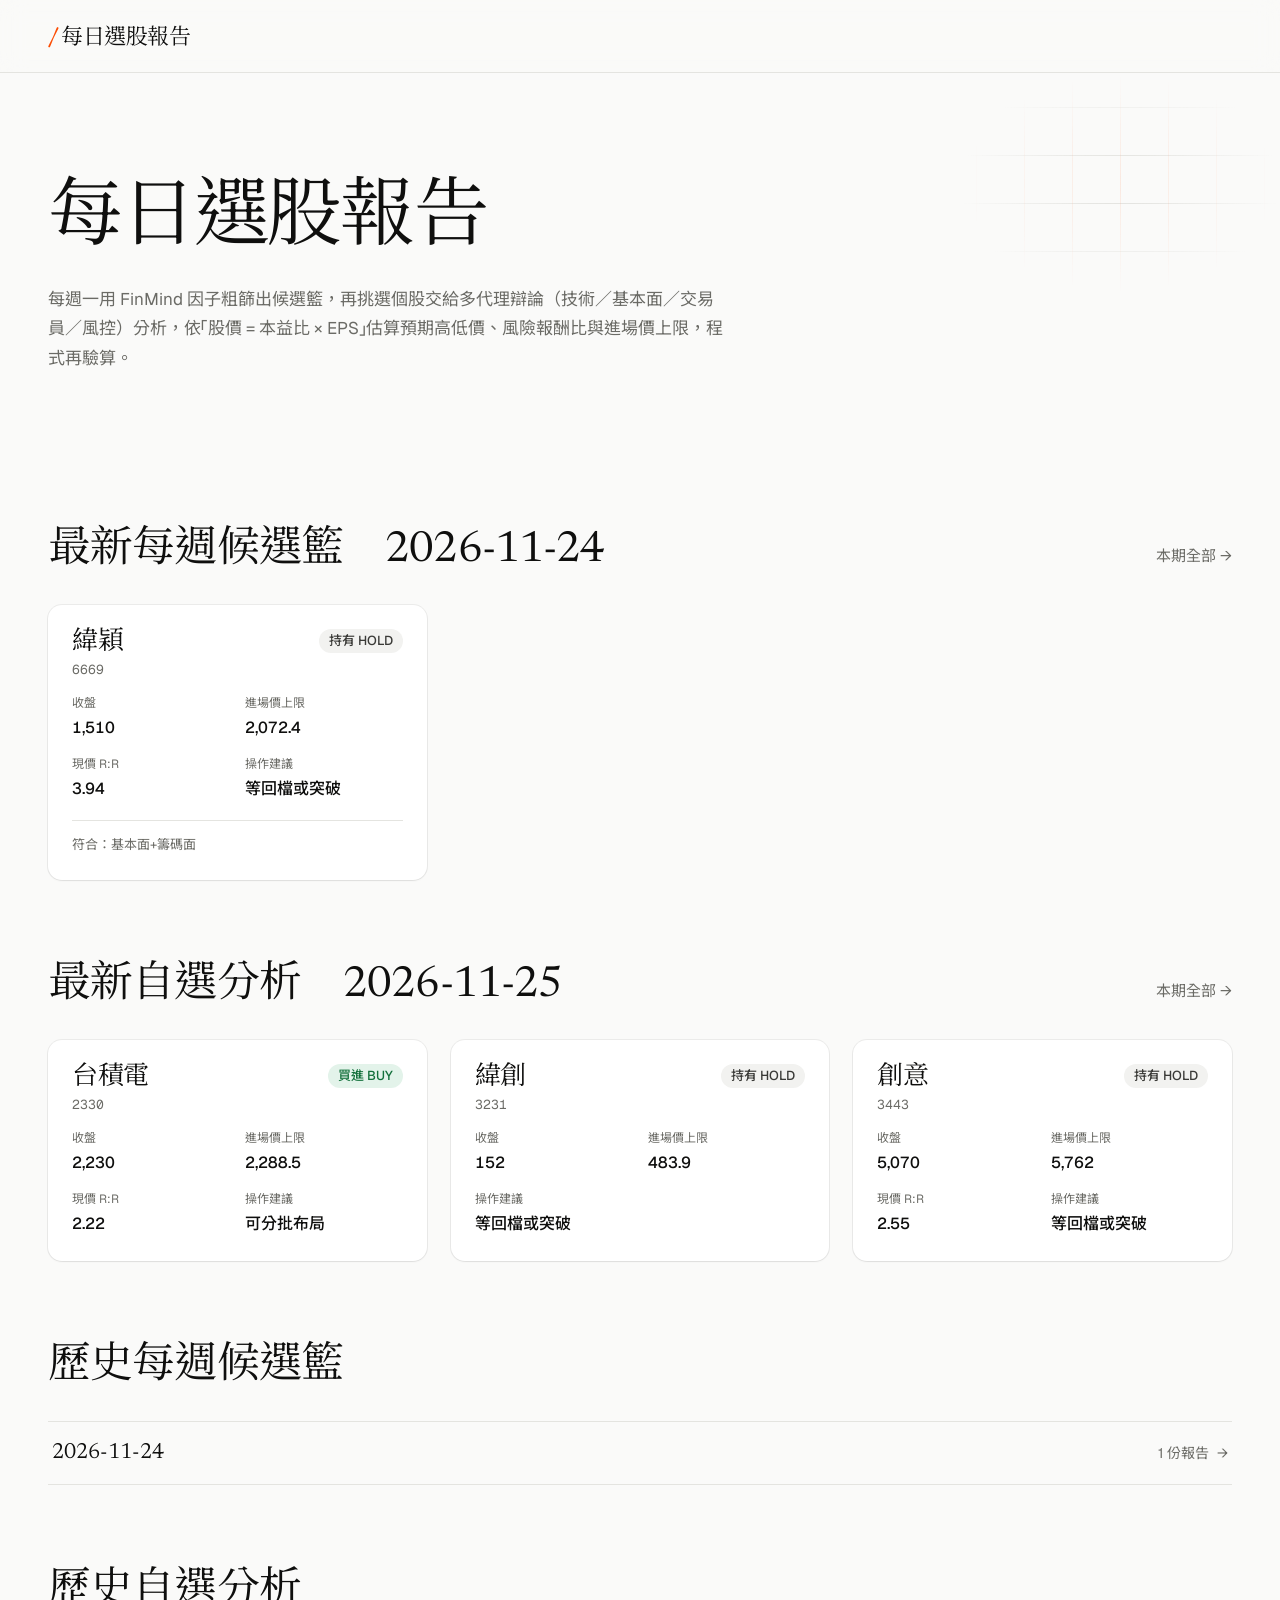
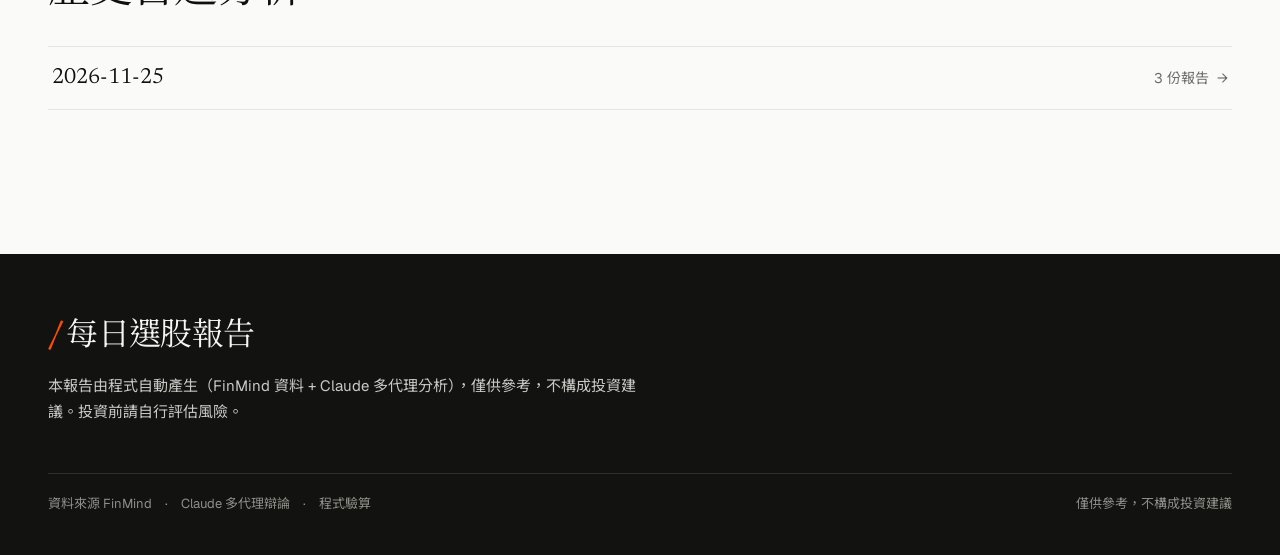
<file: index.html>
<!doctype html>
<html lang="zh-Hant">
<head>
<meta charset="utf-8">
<meta name="viewport" content="width=device-width, initial-scale=1">
<title>每日選股報告</title>
<meta name="description" content="每週一用 FinMind 因子粗篩出候選籃，再挑選個股交給多代理辯論（技術／基本面／交易員／風控）分析，依「股價 = 本益比 × EPS」估算預期高低價、風險報酬比與進場價上限，程式再驗算。">
<link rel="preconnect" href="https://fonts.googleapis.com">
<link rel="preconnect" href="https://fonts.gstatic.com" crossorigin>
<link rel="stylesheet" href="https://fonts.googleapis.com/css2?family=Fraunces:opsz,wght@9..144,400..500&family=Newsreader:opsz,wght@6..72,400;6..72,500&family=Geist:wght@400;500;600&family=Geist+Mono:wght@400;500&family=Noto+Sans+TC:wght@400;500;600&family=Noto+Serif+TC:wght@400;500&display=swap">
<link rel="stylesheet" href="assets/report.css">
</head>
<body>
<header class="nav"><div class="wrap nav__in">
<a class="brand" href="index.html"><span class="brand__slash">/</span>每日選股報告</a>

</div></header>
<main>
<section class="hero"><div class="wrap"><h1>每日選股報告</h1><p class="lead">每週一用 FinMind 因子粗篩出候選籃，再挑選個股交給多代理辯論（技術／基本面／交易員／風控）分析，依「股價 = 本益比 × EPS」估算預期高低價、風險報酬比與進場價上限，程式再驗算。</p></div></section><section class="block wrap"><div class="block__head"><h2>最新每週候選籃　2026-11-24</h2><a class="more" href="picks/2026-11-24/index.html">本期全部 →</a></div><div class="cards"><a class="card" href="picks/2026-11-24/6669.html"><div class="card__top"><div><div class="card__name">緯穎</div><span class="card__id">6669</span></div><span class="tag">持有 HOLD</span></div><dl class=""><div><dt>收盤</dt><dd>1,510</dd></div><div><dt>進場價上限</dt><dd>2,072.4</dd></div><div><dt>現價 R:R</dt><dd>3.94</dd></div><div><dt>操作建議</dt><dd class="text">等回檔或突破</dd></div></dl><div class="card__foot">符合：基本面+籌碼面</div></a></div></section><section class="block wrap"><div class="block__head"><h2>最新自選分析　2026-11-25</h2><a class="more" href="manual/2026-11-25/index.html">本期全部 →</a></div><div class="cards"><a class="card" href="manual/2026-11-25/2330.html"><div class="card__top"><div><div class="card__name">台積電</div><span class="card__id">2330</span></div><span class="tag tag--ok">買進 BUY</span></div><dl class=""><div><dt>收盤</dt><dd>2,230</dd></div><div><dt>進場價上限</dt><dd>2,288.5</dd></div><div><dt>現價 R:R</dt><dd>2.22</dd></div><div><dt>操作建議</dt><dd class="text">可分批布局</dd></div></dl></a><a class="card" href="manual/2026-11-25/3231.html"><div class="card__top"><div><div class="card__name">緯創</div><span class="card__id">3231</span></div><span class="tag">持有 HOLD</span></div><dl class=""><div><dt>收盤</dt><dd>152</dd></div><div><dt>進場價上限</dt><dd>483.9</dd></div><div><dt>操作建議</dt><dd class="text">等回檔或突破</dd></div></dl></a><a class="card" href="manual/2026-11-25/3443.html"><div class="card__top"><div><div class="card__name">創意</div><span class="card__id">3443</span></div><span class="tag">持有 HOLD</span></div><dl class=""><div><dt>收盤</dt><dd>5,070</dd></div><div><dt>進場價上限</dt><dd>5,762</dd></div><div><dt>現價 R:R</dt><dd>2.55</dd></div><div><dt>操作建議</dt><dd class="text">等回檔或突破</dd></div></dl></a></div></section><section class="block wrap"><div class="block__head"><h2>歷史每週候選籃</h2></div><ul class="rows"><li><a href="picks/2026-11-24/index.html"><span class="rows__key">2026-11-24</span><span class="rows__meta">1 份報告<span class="rows__arrow">→</span></span></a></li></ul></section><section class="block wrap"><div class="block__head"><h2>歷史自選分析</h2></div><ul class="rows"><li><a href="manual/2026-11-25/index.html"><span class="rows__key">2026-11-25</span><span class="rows__meta">3 份報告<span class="rows__arrow">→</span></span></a></li></ul></section>
</main>
<footer class="foot"><div class="wrap">
<a class="brand" href="index.html"><span class="brand__slash">/</span>每日選股報告</a>
<p class="foot__note">本報告由程式自動產生（FinMind 資料 + Claude 多代理分析），僅供參考，不構成投資建議。投資前請自行評估風險。</p>
<div class="foot__bot"><span>資料來源 FinMind　·　Claude 多代理辯論　·　程式驗算</span><span>僅供參考，不構成投資建議</span></div>
</div></footer>

</body>
</html>
</file>
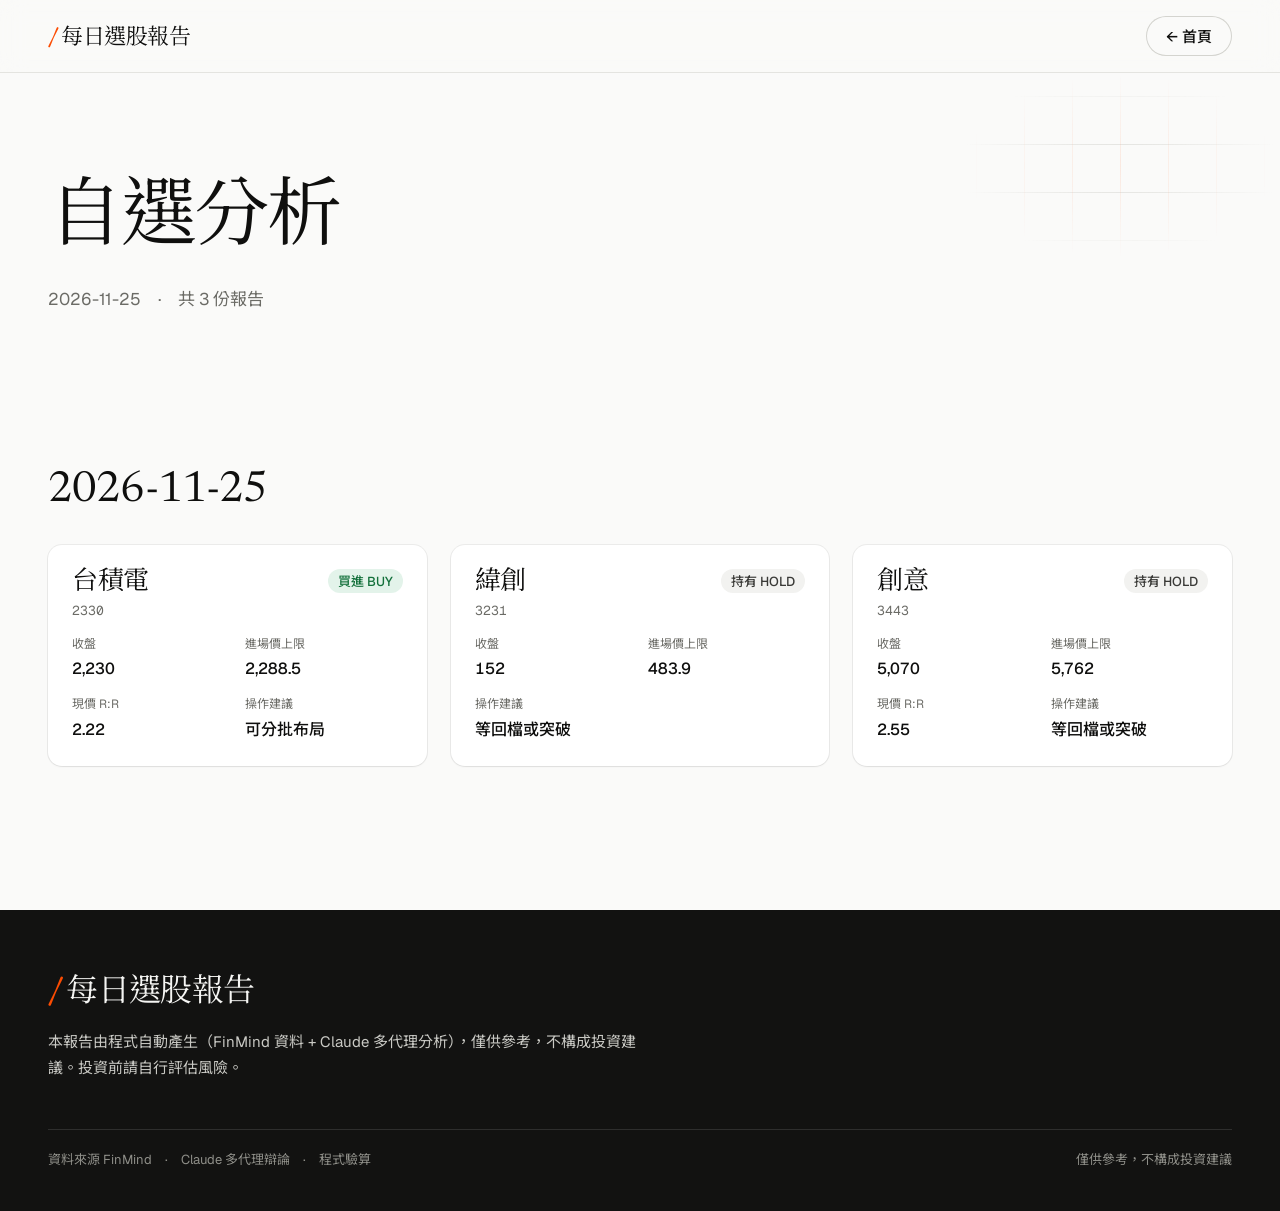
<file: manual/2026-11-25/index.html>
<!doctype html>
<html lang="zh-Hant">
<head>
<meta charset="utf-8">
<meta name="viewport" content="width=device-width, initial-scale=1">
<title>自選分析 · 每日選股報告</title>
<meta name="description" content="2026-11-25　·　共 3 份報告">
<link rel="preconnect" href="https://fonts.googleapis.com">
<link rel="preconnect" href="https://fonts.gstatic.com" crossorigin>
<link rel="stylesheet" href="https://fonts.googleapis.com/css2?family=Fraunces:opsz,wght@9..144,400..500&family=Newsreader:opsz,wght@6..72,400;6..72,500&family=Geist:wght@400;500;600&family=Geist+Mono:wght@400;500&family=Noto+Sans+TC:wght@400;500;600&family=Noto+Serif+TC:wght@400;500&display=swap">
<link rel="stylesheet" href="../../assets/report.css">
</head>
<body>
<header class="nav"><div class="wrap nav__in">
<a class="brand" href="../../index.html"><span class="brand__slash">/</span>每日選股報告</a>
<a class="btn btn--line" href="../../index.html">← 首頁</a>
</div></header>
<main>
<section class="hero"><div class="wrap"><h1>自選分析</h1><p class="lead">2026-11-25　·　共 3 份報告</p></div></section><section class="block wrap"><div class="block__head"><h2>2026-11-25</h2></div><div class="cards"><a class="card" href="2330.html"><div class="card__top"><div><div class="card__name">台積電</div><span class="card__id">2330</span></div><span class="tag tag--ok">買進 BUY</span></div><dl class=""><div><dt>收盤</dt><dd>2,230</dd></div><div><dt>進場價上限</dt><dd>2,288.5</dd></div><div><dt>現價 R:R</dt><dd>2.22</dd></div><div><dt>操作建議</dt><dd class="text">可分批布局</dd></div></dl></a><a class="card" href="3231.html"><div class="card__top"><div><div class="card__name">緯創</div><span class="card__id">3231</span></div><span class="tag">持有 HOLD</span></div><dl class=""><div><dt>收盤</dt><dd>152</dd></div><div><dt>進場價上限</dt><dd>483.9</dd></div><div><dt>操作建議</dt><dd class="text">等回檔或突破</dd></div></dl></a><a class="card" href="3443.html"><div class="card__top"><div><div class="card__name">創意</div><span class="card__id">3443</span></div><span class="tag">持有 HOLD</span></div><dl class=""><div><dt>收盤</dt><dd>5,070</dd></div><div><dt>進場價上限</dt><dd>5,762</dd></div><div><dt>現價 R:R</dt><dd>2.55</dd></div><div><dt>操作建議</dt><dd class="text">等回檔或突破</dd></div></dl></a></div></section>
</main>
<footer class="foot"><div class="wrap">
<a class="brand" href="../../index.html"><span class="brand__slash">/</span>每日選股報告</a>
<p class="foot__note">本報告由程式自動產生（FinMind 資料 + Claude 多代理分析），僅供參考，不構成投資建議。投資前請自行評估風險。</p>
<div class="foot__bot"><span>資料來源 FinMind　·　Claude 多代理辯論　·　程式驗算</span><span>僅供參考，不構成投資建議</span></div>
</div></footer>

</body>
</html>
</file>
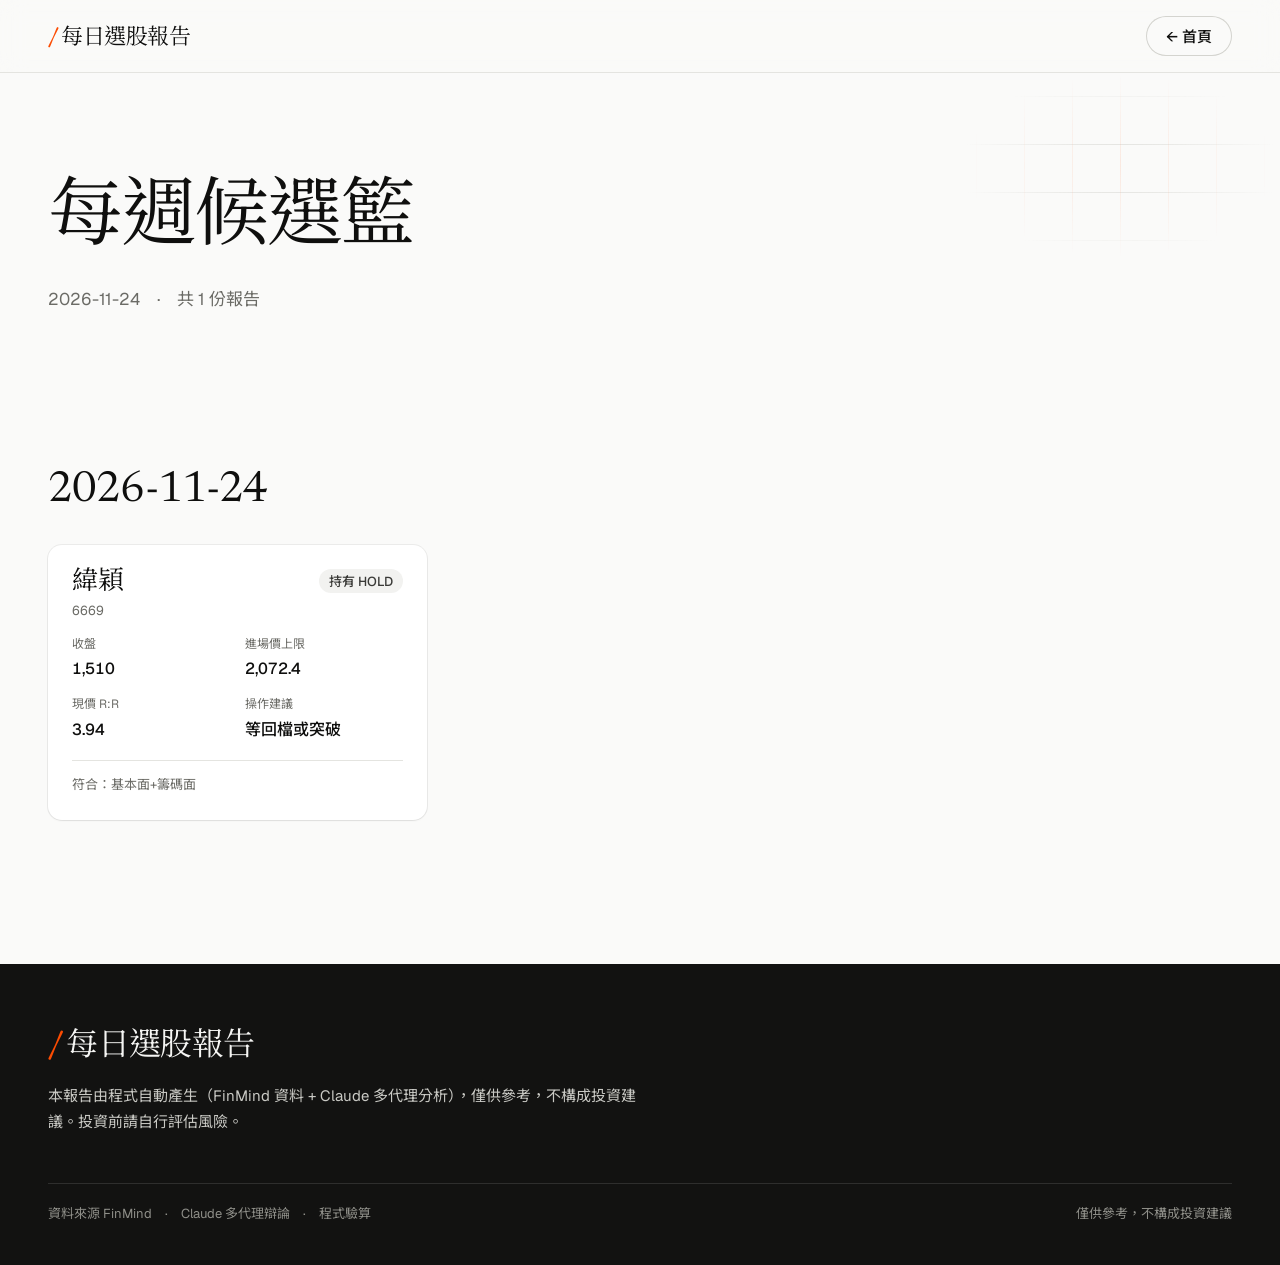
<file: picks/2026-11-24/index.html>
<!doctype html>
<html lang="zh-Hant">
<head>
<meta charset="utf-8">
<meta name="viewport" content="width=device-width, initial-scale=1">
<title>每週候選籃 · 每日選股報告</title>
<meta name="description" content="2026-11-24　·　共 1 份報告">
<link rel="preconnect" href="https://fonts.googleapis.com">
<link rel="preconnect" href="https://fonts.gstatic.com" crossorigin>
<link rel="stylesheet" href="https://fonts.googleapis.com/css2?family=Fraunces:opsz,wght@9..144,400..500&family=Newsreader:opsz,wght@6..72,400;6..72,500&family=Geist:wght@400;500;600&family=Geist+Mono:wght@400;500&family=Noto+Sans+TC:wght@400;500;600&family=Noto+Serif+TC:wght@400;500&display=swap">
<link rel="stylesheet" href="../../assets/report.css">
</head>
<body>
<header class="nav"><div class="wrap nav__in">
<a class="brand" href="../../index.html"><span class="brand__slash">/</span>每日選股報告</a>
<a class="btn btn--line" href="../../index.html">← 首頁</a>
</div></header>
<main>
<section class="hero"><div class="wrap"><h1>每週候選籃</h1><p class="lead">2026-11-24　·　共 1 份報告</p></div></section><section class="block wrap"><div class="block__head"><h2>2026-11-24</h2></div><div class="cards"><a class="card" href="6669.html"><div class="card__top"><div><div class="card__name">緯穎</div><span class="card__id">6669</span></div><span class="tag">持有 HOLD</span></div><dl class=""><div><dt>收盤</dt><dd>1,510</dd></div><div><dt>進場價上限</dt><dd>2,072.4</dd></div><div><dt>現價 R:R</dt><dd>3.94</dd></div><div><dt>操作建議</dt><dd class="text">等回檔或突破</dd></div></dl><div class="card__foot">符合：基本面+籌碼面</div></a></div></section>
</main>
<footer class="foot"><div class="wrap">
<a class="brand" href="../../index.html"><span class="brand__slash">/</span>每日選股報告</a>
<p class="foot__note">本報告由程式自動產生（FinMind 資料 + Claude 多代理分析），僅供參考，不構成投資建議。投資前請自行評估風險。</p>
<div class="foot__bot"><span>資料來源 FinMind　·　Claude 多代理辯論　·　程式驗算</span><span>僅供參考，不構成投資建議</span></div>
</div></footer>

</body>
</html>
</file>
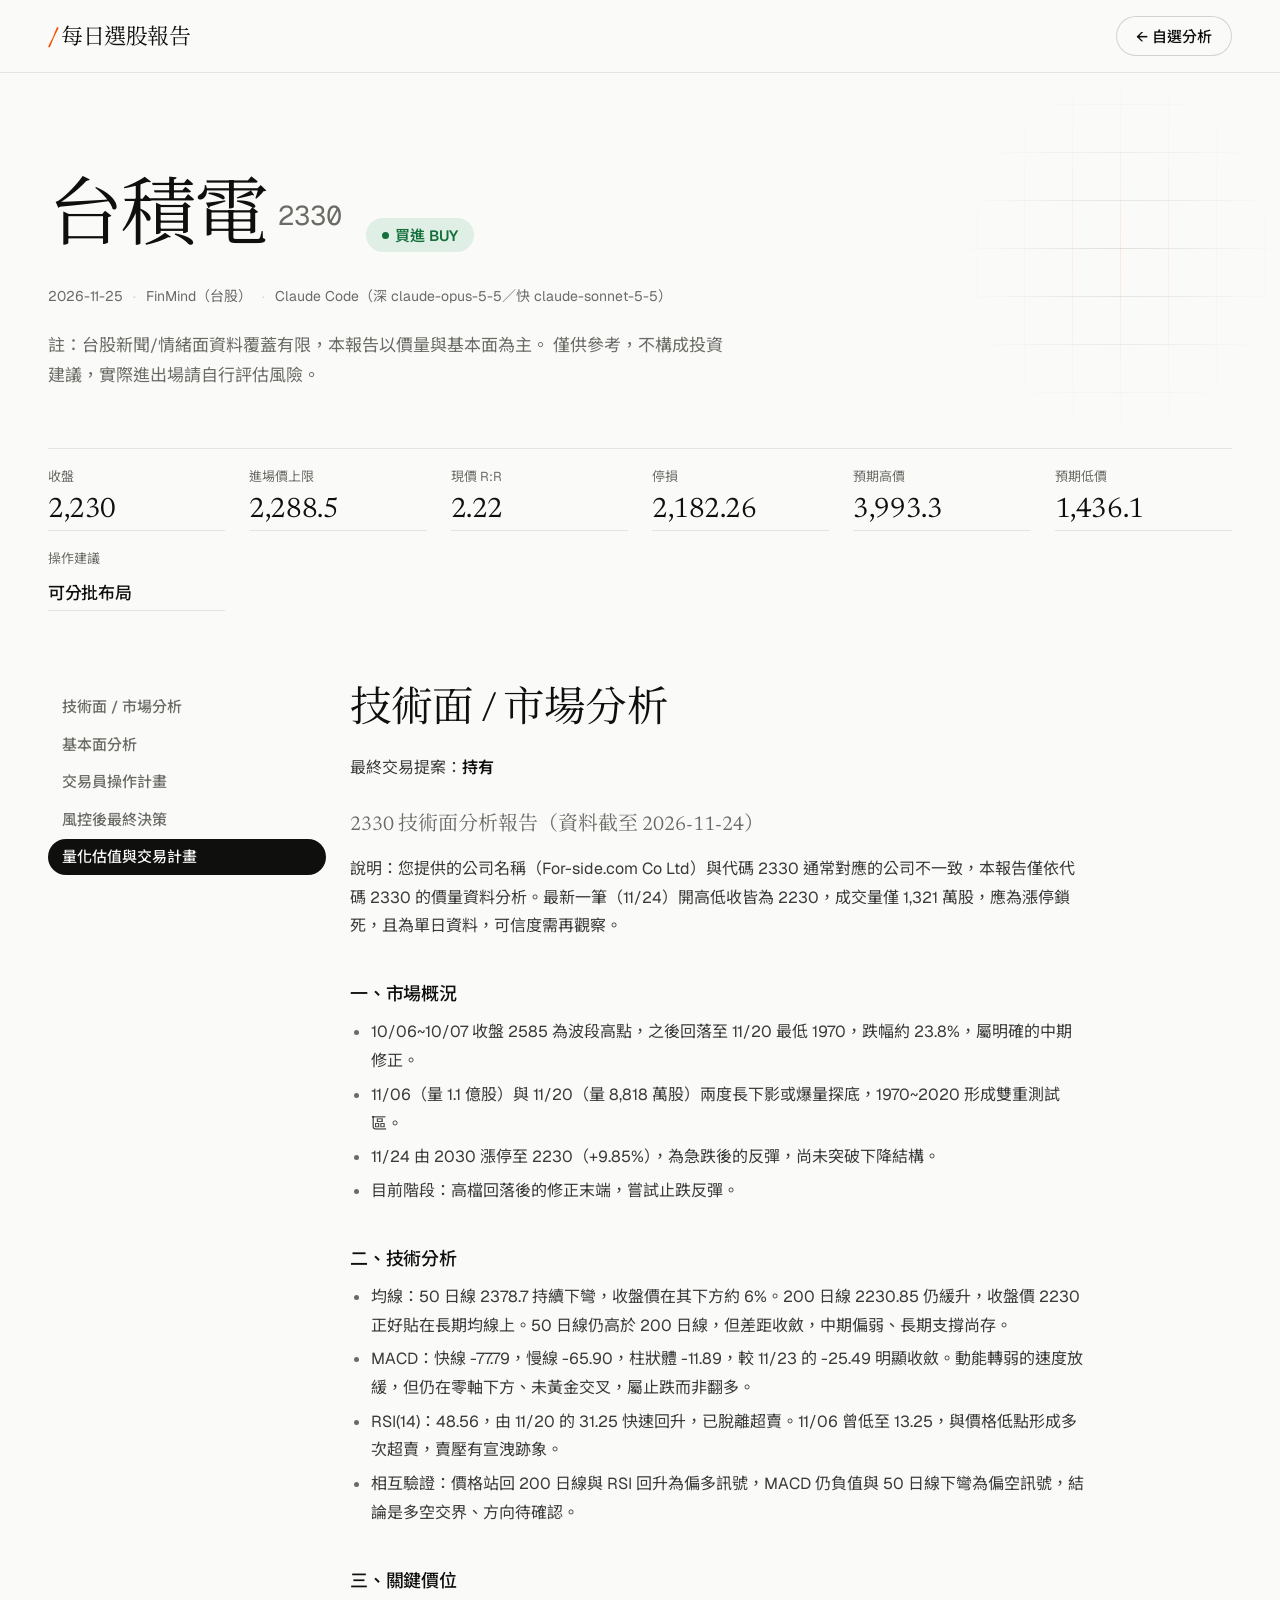
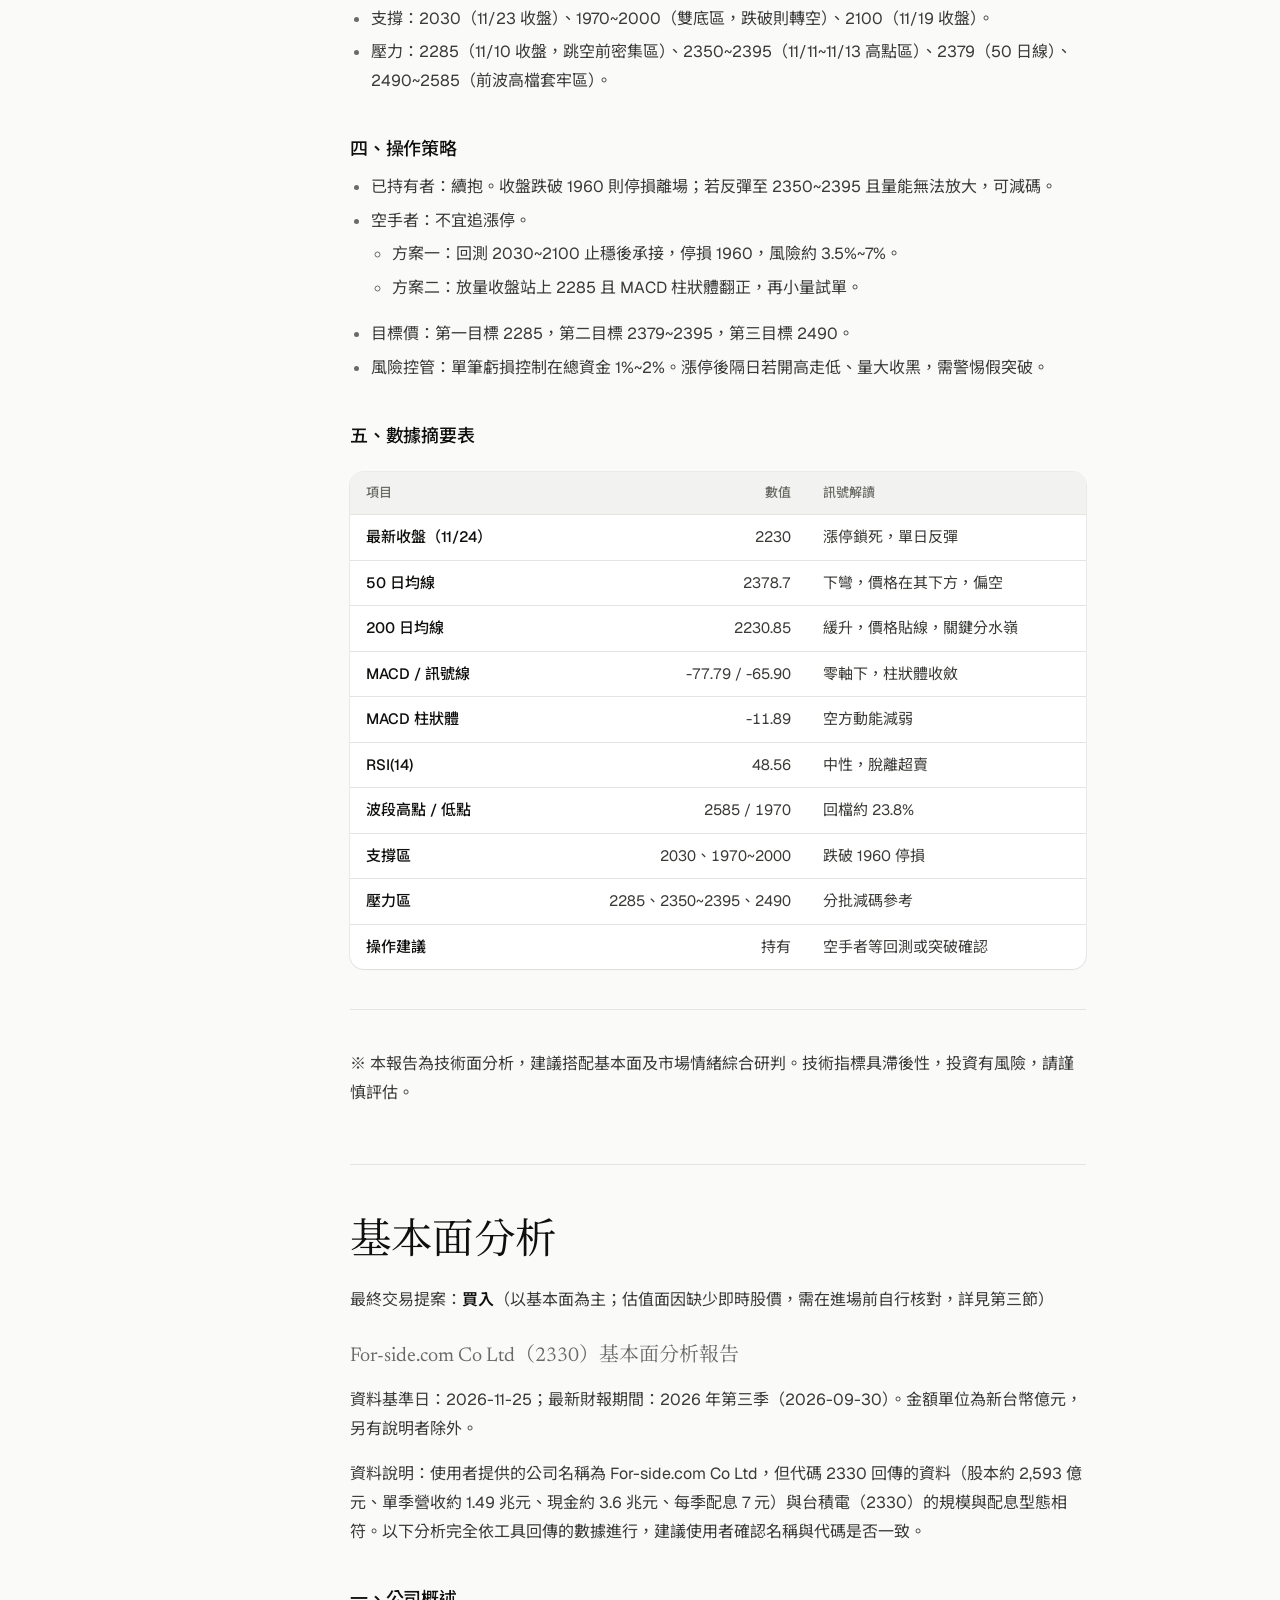
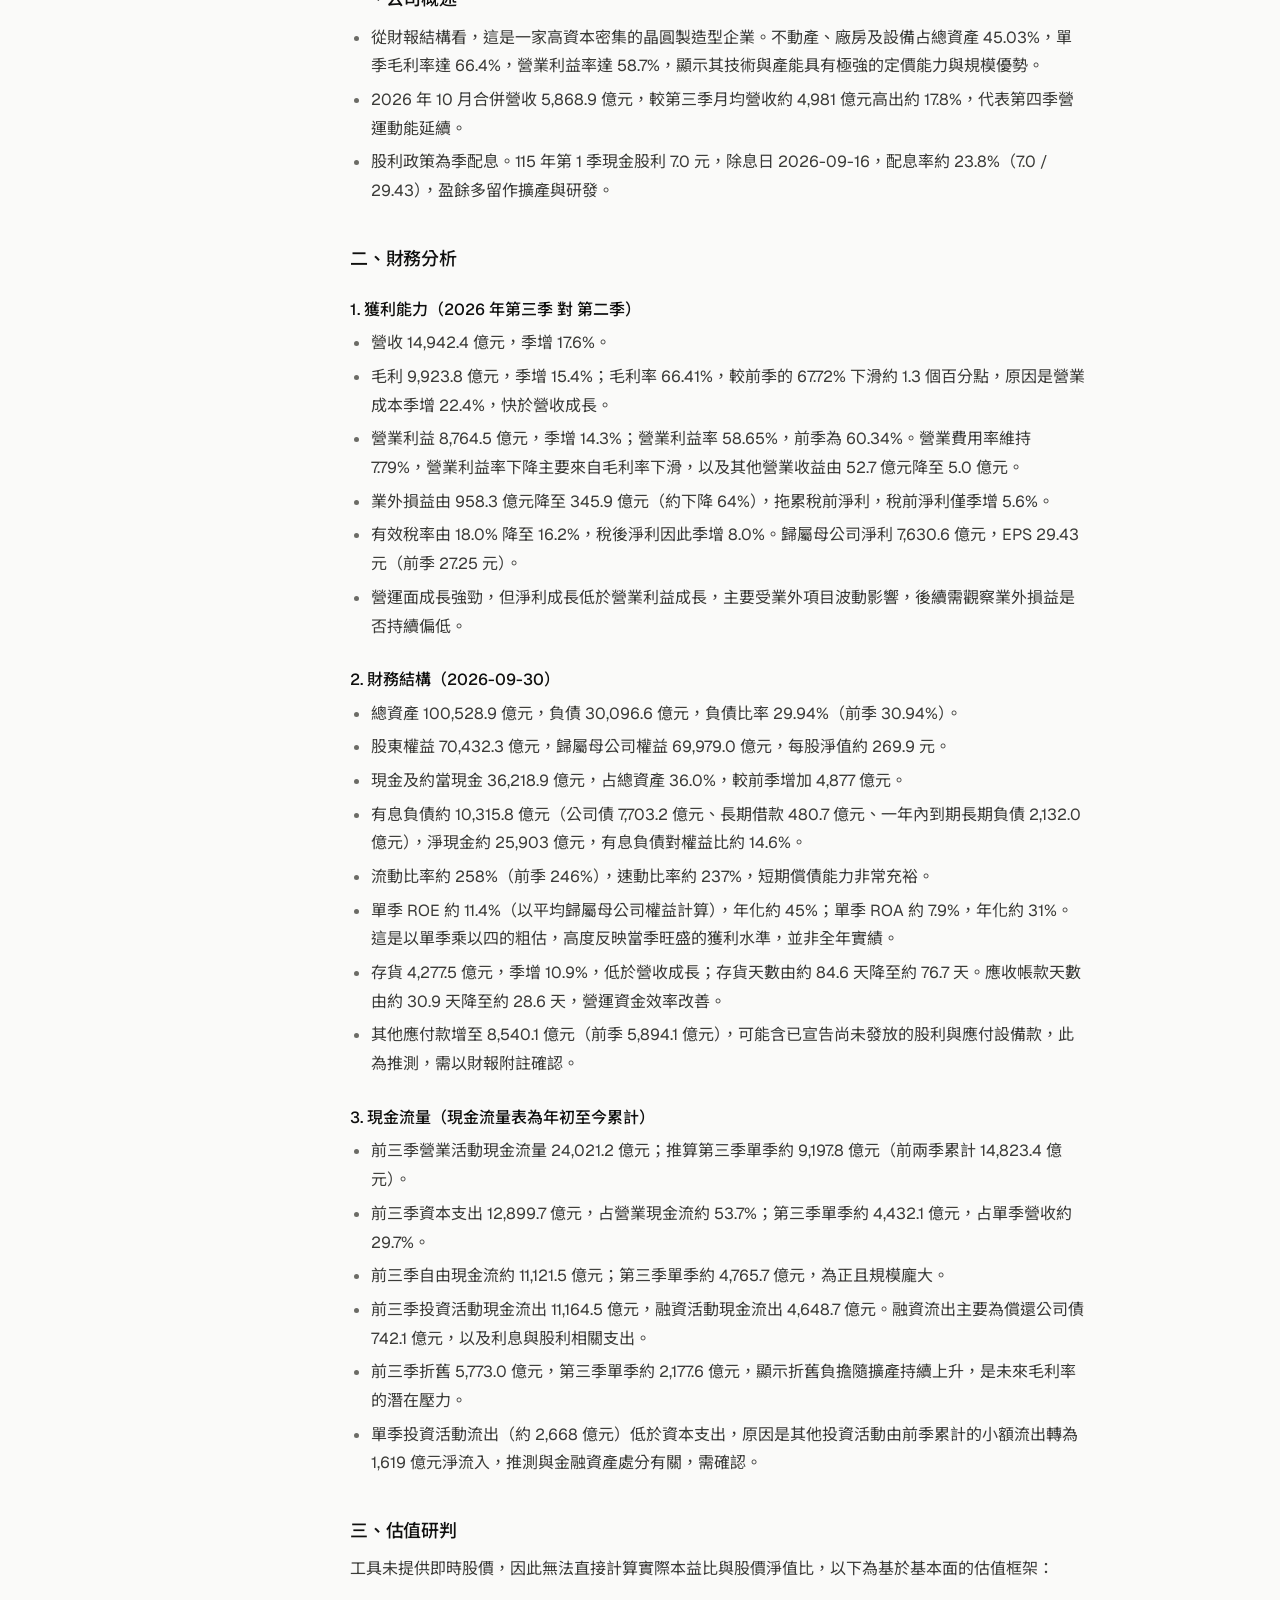
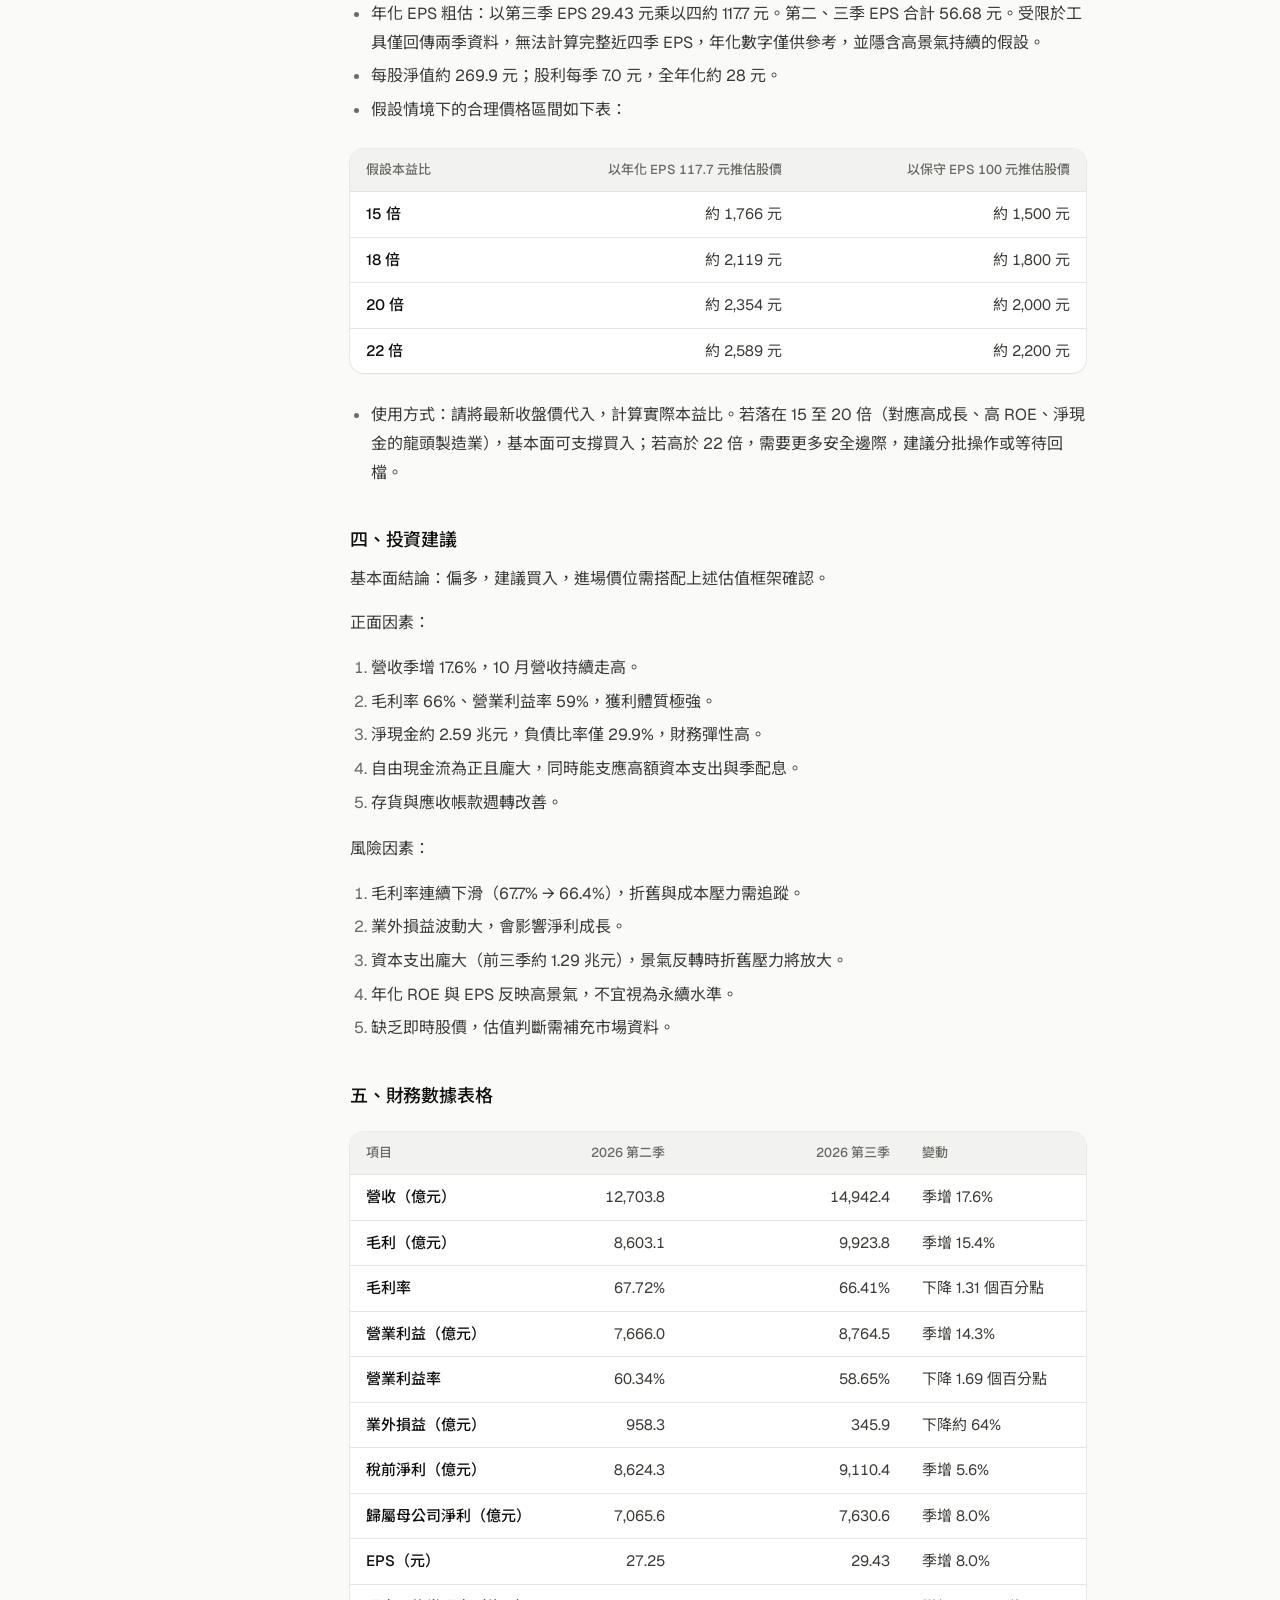
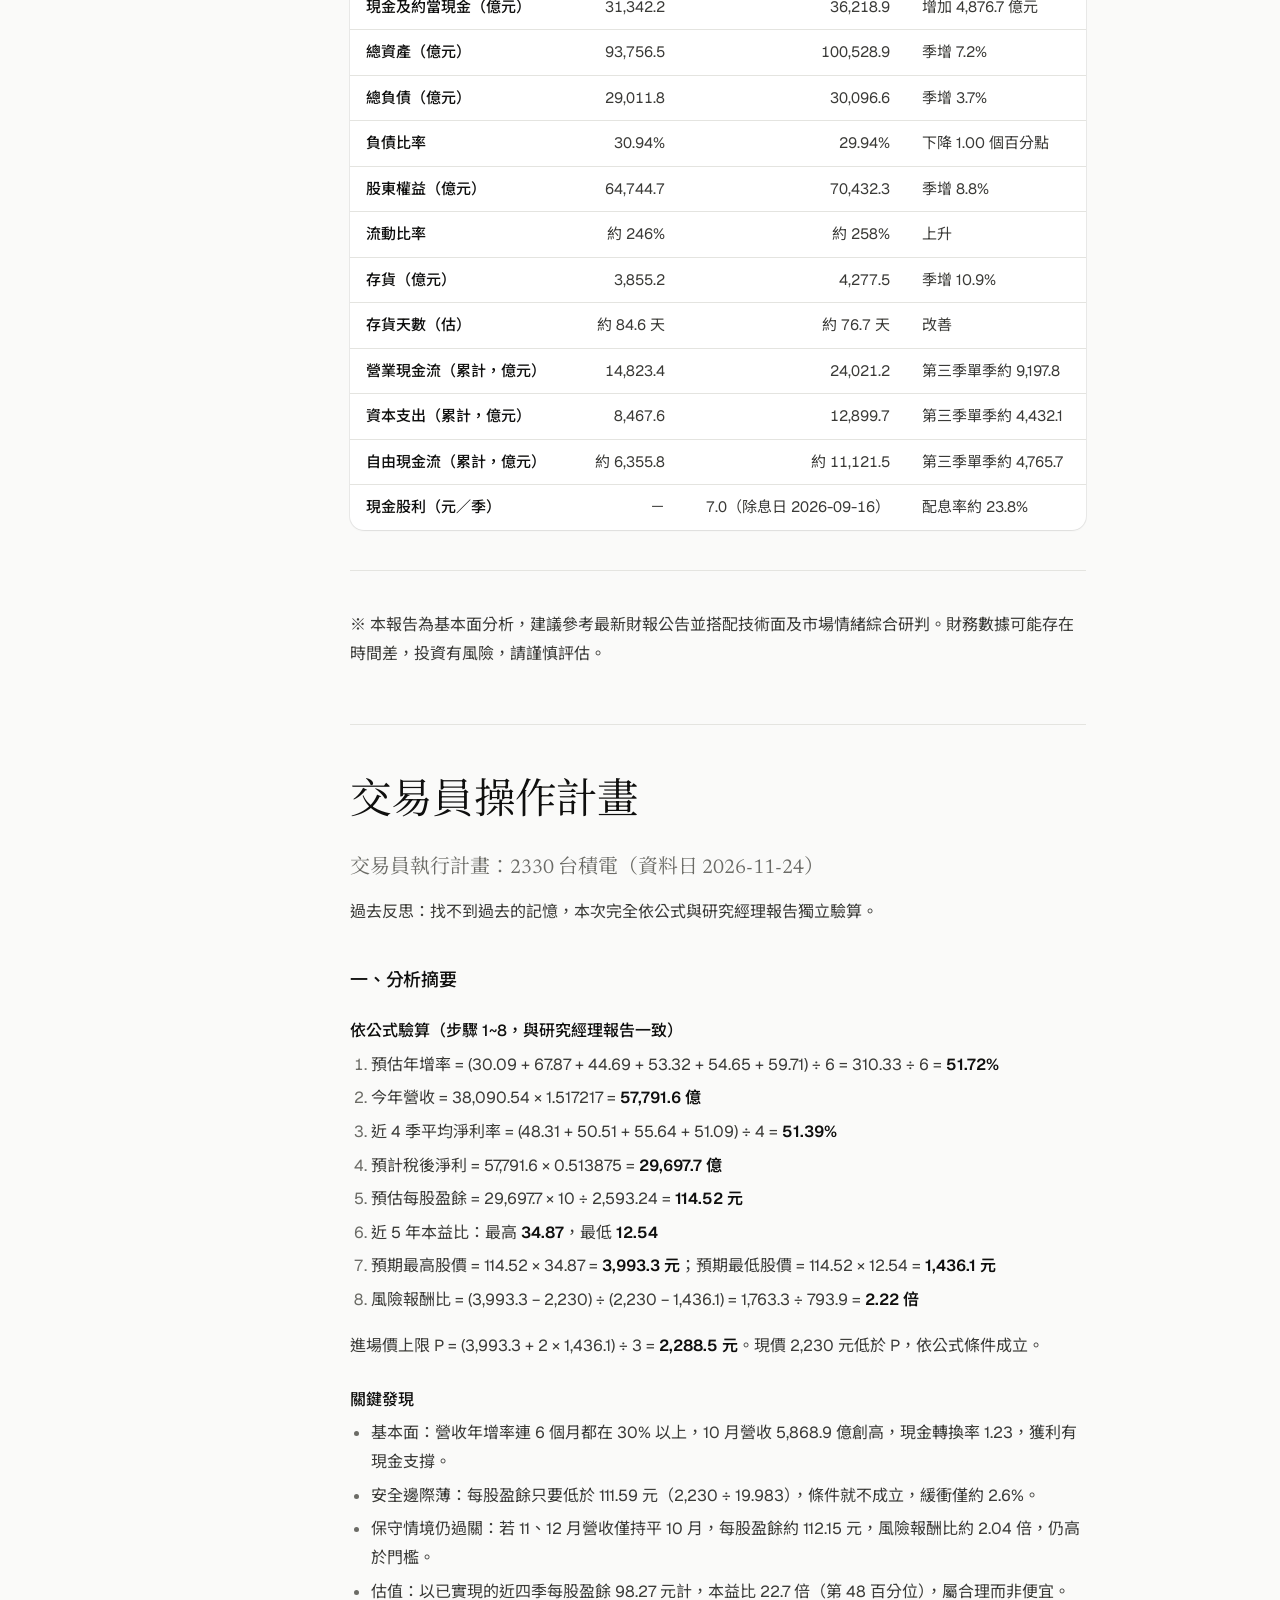
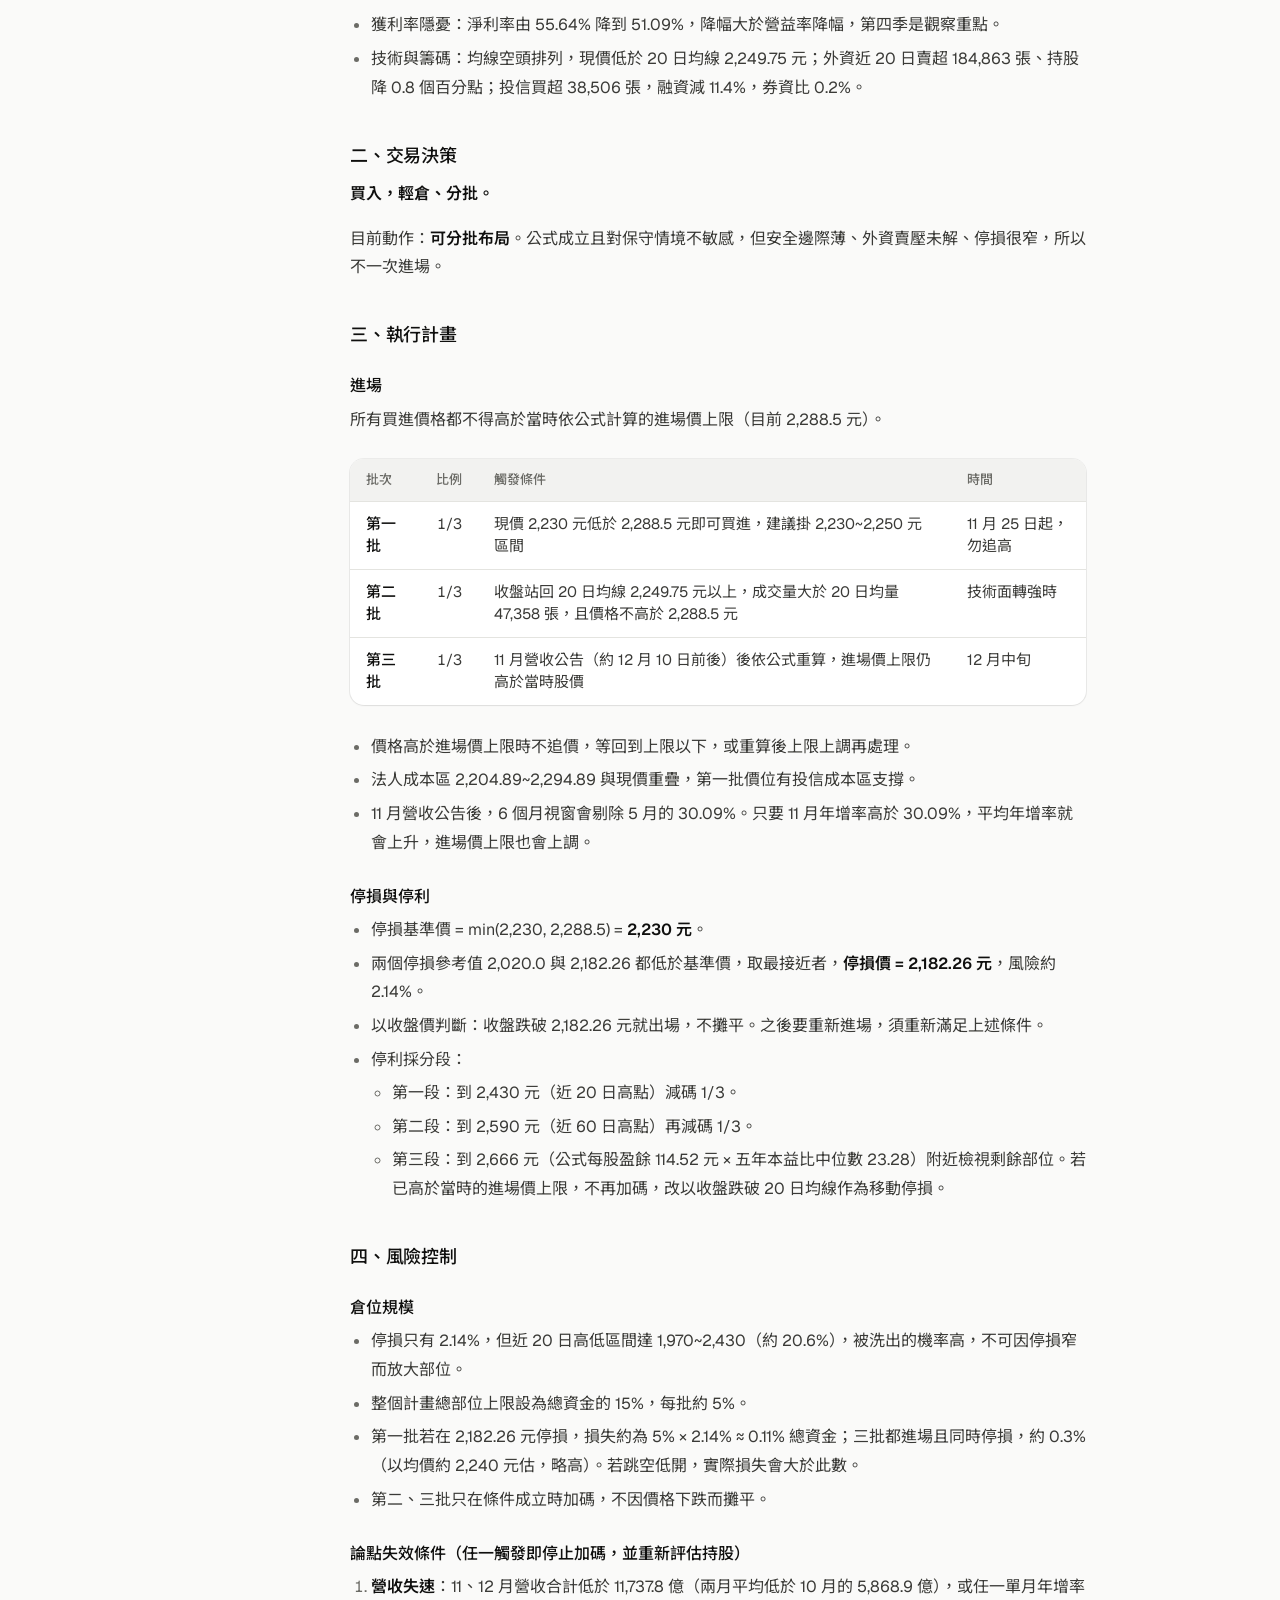
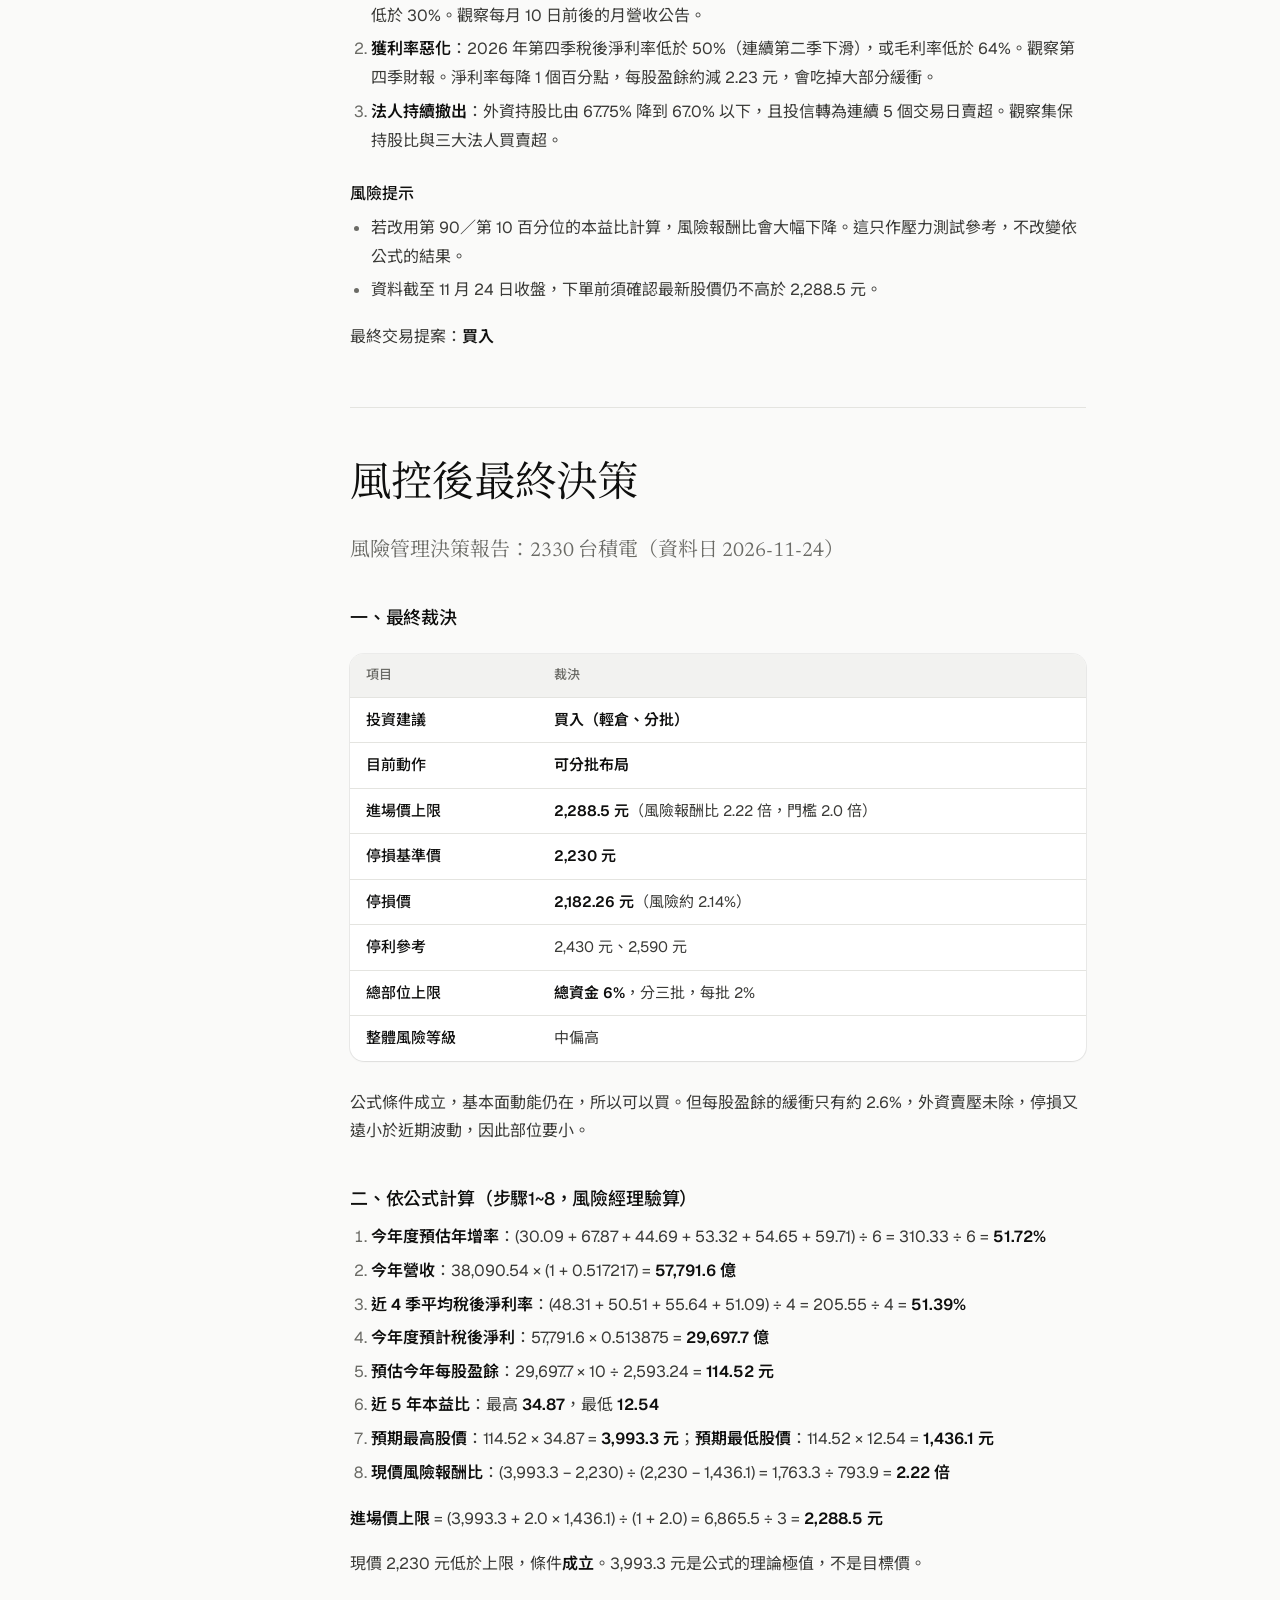
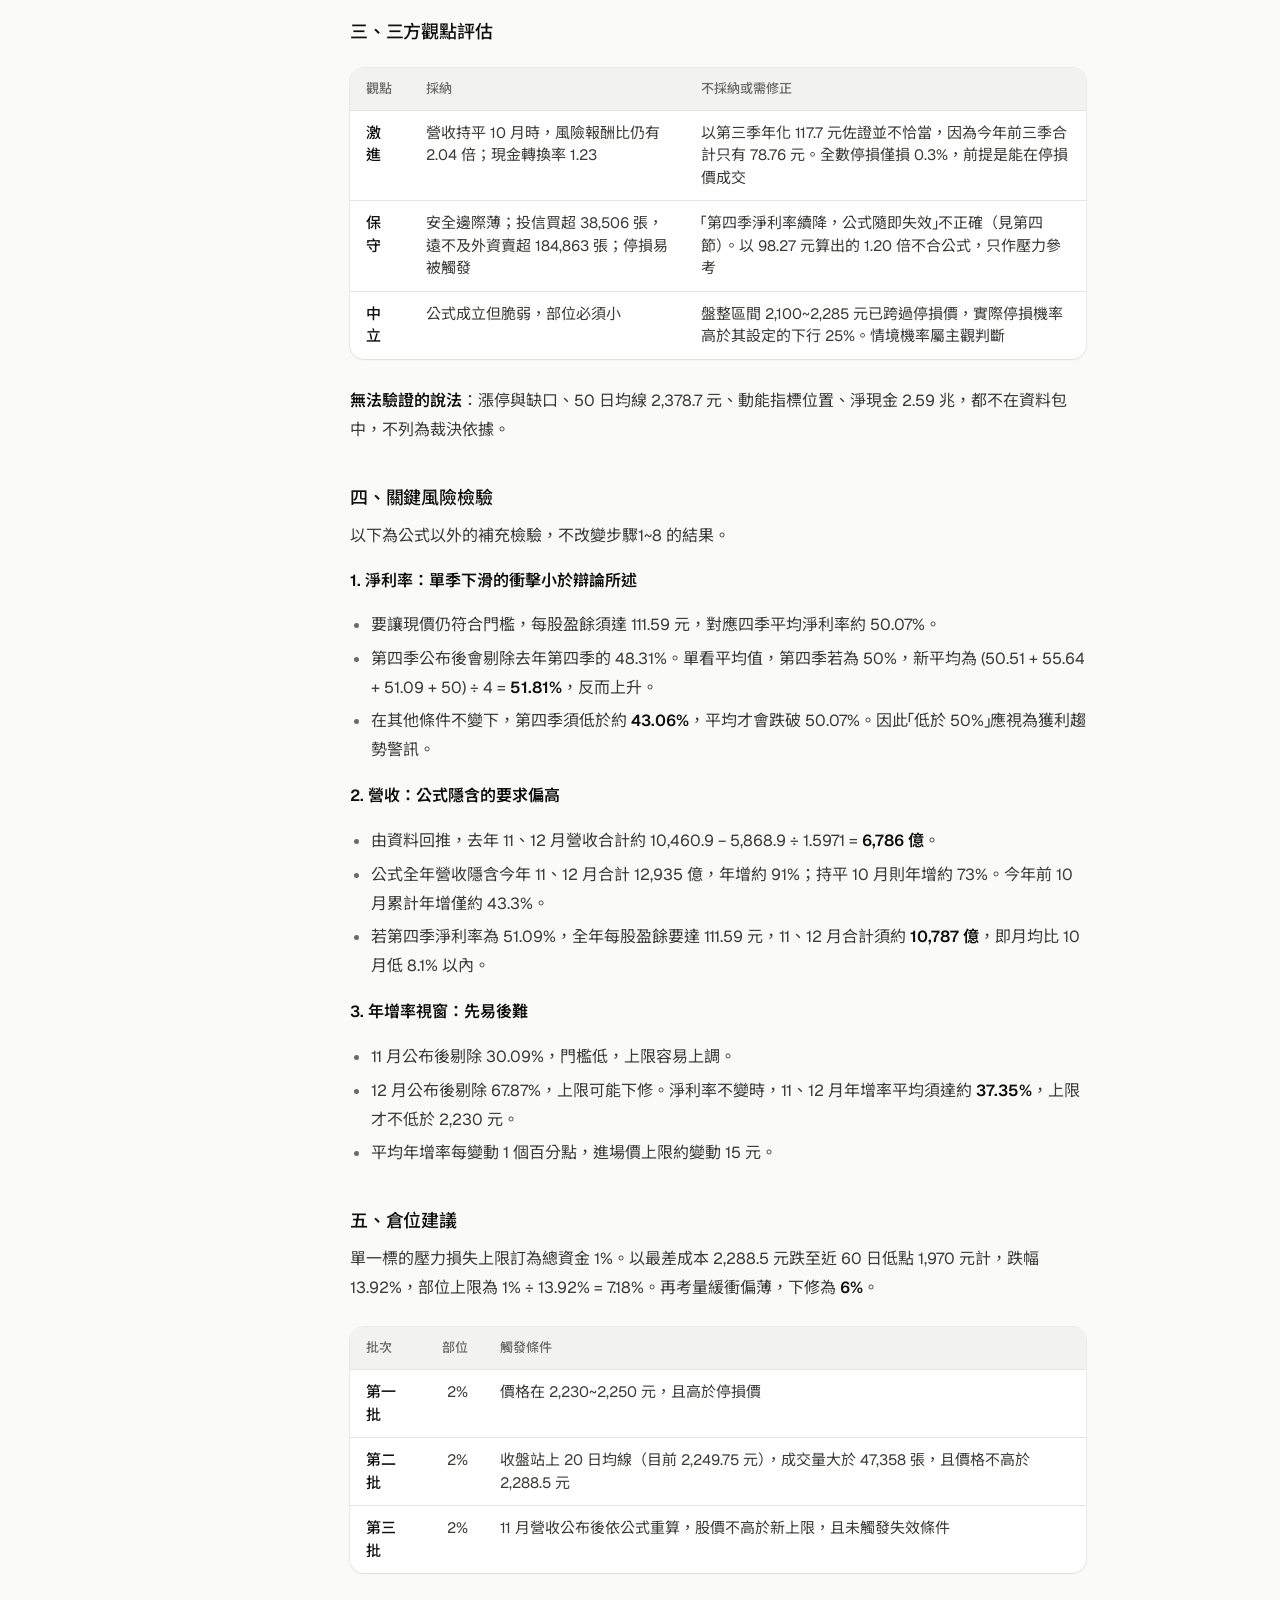
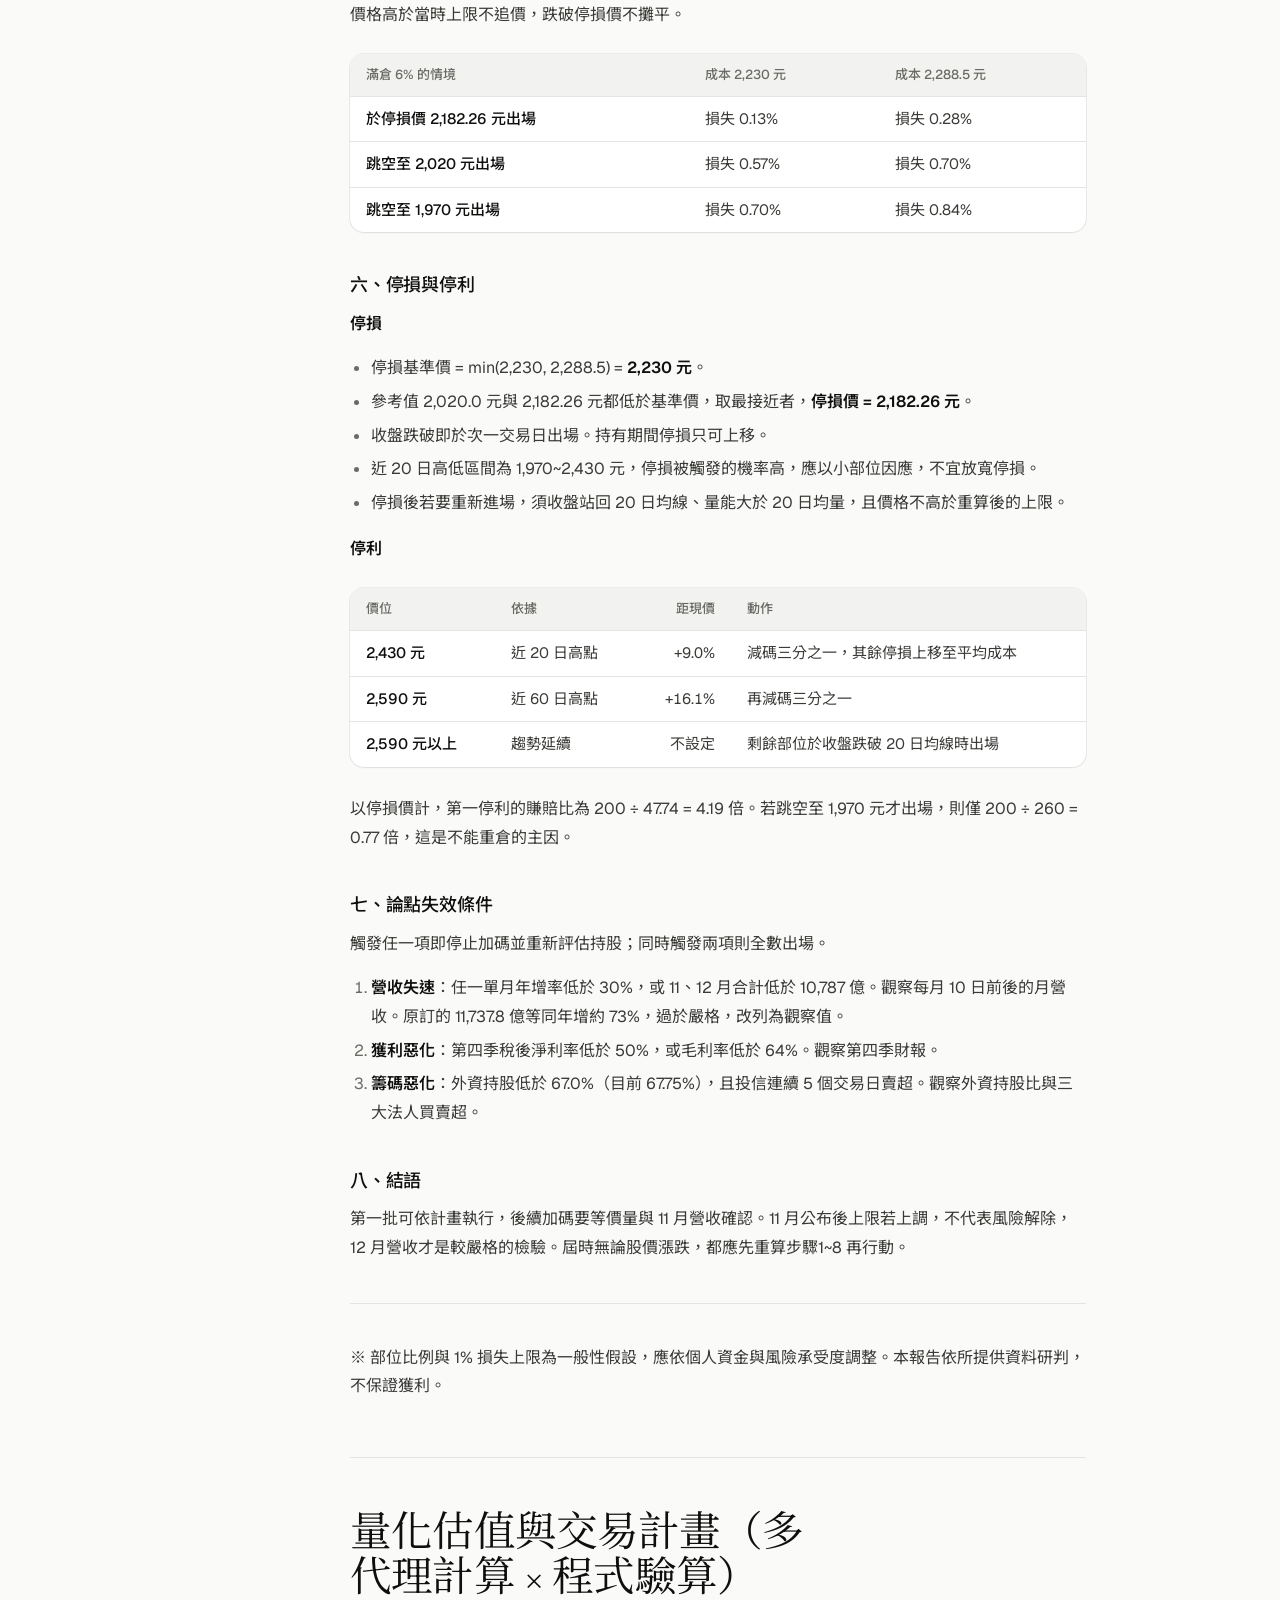
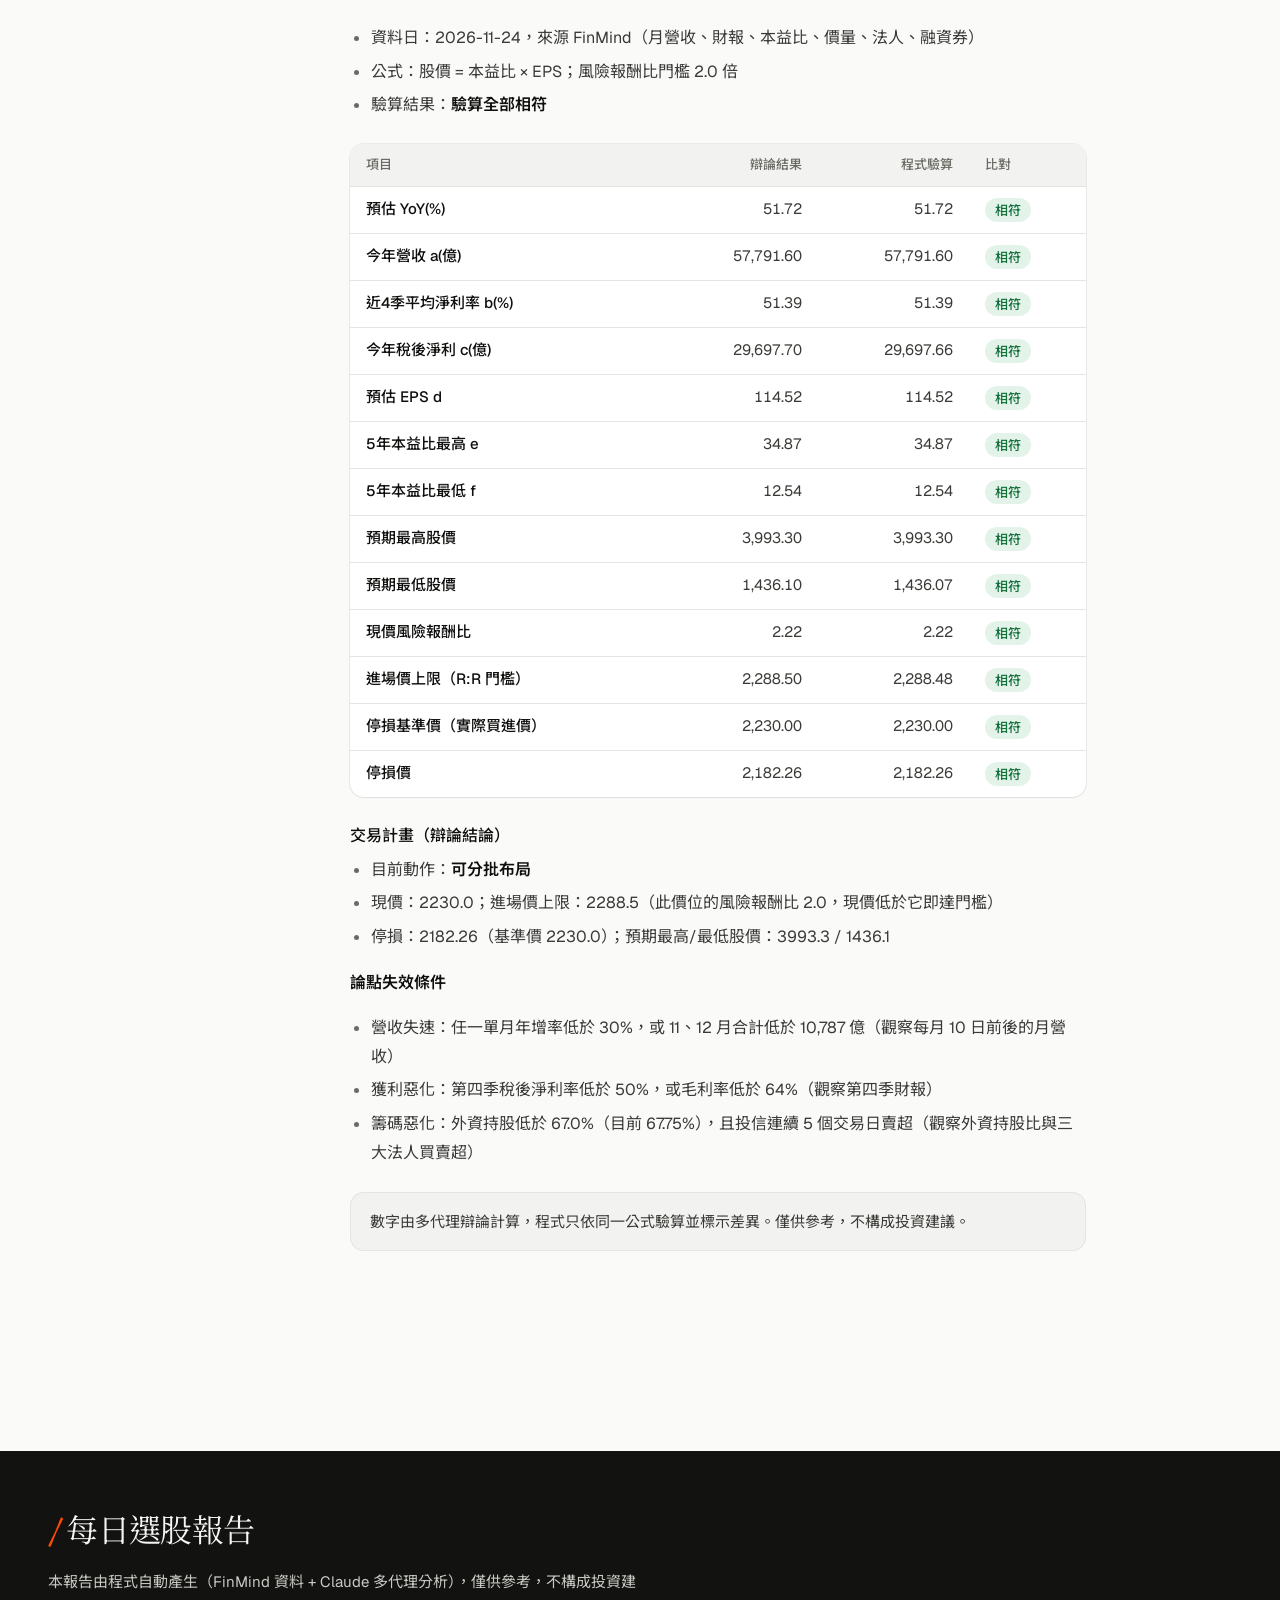
<file: manual/2026-11-25/2330.html>
<!doctype html>
<html lang="zh-Hant">
<head>
<meta charset="utf-8">
<meta name="viewport" content="width=device-width, initial-scale=1">
<title>台積電 2330 · 每日選股報告</title>
<meta name="description" content="台積電（2330）分析報告">
<link rel="preconnect" href="https://fonts.googleapis.com">
<link rel="preconnect" href="https://fonts.gstatic.com" crossorigin>
<link rel="stylesheet" href="https://fonts.googleapis.com/css2?family=Fraunces:opsz,wght@9..144,400..500&family=Newsreader:opsz,wght@6..72,400;6..72,500&family=Geist:wght@400;500;600&family=Geist+Mono:wght@400;500&family=Noto+Sans+TC:wght@400;500;600&family=Noto+Serif+TC:wght@400;500&display=swap">
<link rel="stylesheet" href="../../assets/report.css">
</head>
<body>
<header class="nav"><div class="wrap nav__in">
<a class="brand" href="../../index.html"><span class="brand__slash">/</span>每日選股報告</a>
<a class="btn btn--line" href="index.html">← 自選分析</a>
</div></header>
<main>
<section class="hero"><div class="wrap">
<div class="hero__head"><h1>台積電<span class="hero__id">2330</span></h1><span class="tag tag--ok decision">買進 BUY</span></div>
<p class="hero__meta"><span>2026-11-25</span><span class="dot">·</span><span>FinMind（台股）</span><span class="dot">·</span><span>Claude Code（深 claude-opus-5-5／快 claude-sonnet-5-5）</span></p>
<p class="lead">註：台股新聞/情緒面資料覆蓋有限，本報告以價量與基本面為主。
僅供參考，不構成投資建議，實際進出場請自行評估風險。</p>
<dl class="stats"><div><dt>收盤</dt><dd>2,230</dd></div><div><dt>進場價上限</dt><dd>2,288.5</dd></div><div><dt>現價 R:R</dt><dd>2.22</dd></div><div><dt>停損</dt><dd>2,182.26</dd></div><div><dt>預期高價</dt><dd>3,993.3</dd></div><div><dt>預期低價</dt><dd>1,436.1</dd></div><div><dt>操作建議</dt><dd class="text">可分批布局</dd></div></dl>
</div></section><div class="wrap doc"><nav class="toc" aria-label="章節"><ol><li><a href="#s1">技術面 / 市場分析</a></li><li><a href="#s2">基本面分析</a></li><li><a href="#s3">交易員操作計畫</a></li><li><a href="#s4">風控後最終決策</a></li><li><a href="#s5">量化估值與交易計畫</a></li></ol></nav><article class="prose"><section class="sec" id="s1"><h2>技術面 / 市場分析</h2>
<p>最終交易提案：<strong>持有</strong></p>
<p class="sec-sub">2330 技術面分析報告（資料截至 2026-11-24）</p>
<p>說明：您提供的公司名稱（For-side.com Co Ltd）與代碼 2330 通常對應的公司不一致，本報告僅依代碼 2330 的價量資料分析。最新一筆（11/24）開高低收皆為 2230，成交量僅 1,321 萬股，應為漲停鎖死，且為單日資料，可信度需再觀察。</p>
<h3>一、市場概況</h3>
<ul>
<li>10/06~10/07 收盤 2585 為波段高點，之後回落至 11/20 最低 1970，跌幅約 23.8%，屬明確的中期修正。</li>
<li>11/06（量 1.1 億股）與 11/20（量 8,818 萬股）兩度長下影或爆量探底，1970~2020 形成雙重測試區。</li>
<li>11/24 由 2030 漲停至 2230（+9.85%），為急跌後的反彈，尚未突破下降結構。</li>
<li>目前階段：高檔回落後的修正末端，嘗試止跌反彈。</li>
</ul>
<h3>二、技術分析</h3>
<ul>
<li>均線：50 日線 2378.7 持續下彎，收盤價在其下方約 6%。200 日線 2230.85 仍緩升，收盤價 2230 正好貼在長期均線上。50 日線仍高於 200 日線，但差距收斂，中期偏弱、長期支撐尚存。</li>
<li>MACD：快線 -77.79，慢線 -65.90，柱狀體 -11.89，較 11/23 的 -25.49 明顯收斂。動能轉弱的速度放緩，但仍在零軸下方、未黃金交叉，屬止跌而非翻多。</li>
<li>RSI(14)：48.56，由 11/20 的 31.25 快速回升，已脫離超賣。11/06 曾低至 13.25，與價格低點形成多次超賣，賣壓有宣洩跡象。</li>
<li>相互驗證：價格站回 200 日線與 RSI 回升為偏多訊號，MACD 仍負值與 50 日線下彎為偏空訊號，結論是多空交界、方向待確認。</li>
</ul>
<h3>三、關鍵價位</h3>
<ul>
<li>支撐：2030（11/23 收盤）、1970~2000（雙底區，跌破則轉空）、2100（11/19 收盤）。</li>
<li>壓力：2285（11/10 收盤，跳空前密集區）、2350~2395（11/11~11/13 高點區）、2379（50 日線）、2490~2585（前波高檔套牢區）。</li>
</ul>
<h3>四、操作策略</h3>
<ul>
<li>已持有者：續抱。收盤跌破 1960 則停損離場；若反彈至 2350~2395 且量能無法放大，可減碼。</li>
<li>空手者：不宜追漲停。
<ul>
<li>方案一：回測 2030~2100 止穩後承接，停損 1960，風險約 3.5%~7%。</li>
<li>方案二：放量收盤站上 2285 且 MACD 柱狀體翻正，再小量試單。</li>
</ul>
</li>
<li>目標價：第一目標 2285，第二目標 2379~2395，第三目標 2490。</li>
<li>風險控管：單筆虧損控制在總資金 1%~2%。漲停後隔日若開高走低、量大收黑，需警惕假突破。</li>
</ul>
<h3>五、數據摘要表</h3>
<div class="tbl"><table>
<thead>
<tr>
<th>項目</th>
<th class="n">數值</th>
<th>訊號解讀</th>
</tr>
</thead>
<tbody>
<tr>
<td>最新收盤（11/24）</td>
<td class="n">2230</td>
<td>漲停鎖死，單日反彈</td>
</tr>
<tr>
<td>50 日均線</td>
<td class="n">2378.7</td>
<td>下彎，價格在其下方，偏空</td>
</tr>
<tr>
<td>200 日均線</td>
<td class="n">2230.85</td>
<td>緩升，價格貼線，關鍵分水嶺</td>
</tr>
<tr>
<td>MACD / 訊號線</td>
<td class="n">-77.79 / -65.90</td>
<td>零軸下，柱狀體收斂</td>
</tr>
<tr>
<td>MACD 柱狀體</td>
<td class="n">-11.89</td>
<td>空方動能減弱</td>
</tr>
<tr>
<td>RSI(14)</td>
<td class="n">48.56</td>
<td>中性，脫離超賣</td>
</tr>
<tr>
<td>波段高點 / 低點</td>
<td class="n">2585 / 1970</td>
<td>回檔約 23.8%</td>
</tr>
<tr>
<td>支撐區</td>
<td class="n">2030、1970~2000</td>
<td>跌破 1960 停損</td>
</tr>
<tr>
<td>壓力區</td>
<td class="n">2285、2350~2395、2490</td>
<td>分批減碼參考</td>
</tr>
<tr>
<td>操作建議</td>
<td class="n">持有</td>
<td>空手者等回測或突破確認</td>
</tr>
</tbody>
</table></div>
<hr />
<p>※ 本報告為技術面分析，建議搭配基本面及市場情緒綜合研判。技術指標具滯後性，投資有風險，請謹慎評估。</p>
</section><section class="sec" id="s2"><h2>基本面分析</h2>
<p>最終交易提案：<strong>買入</strong>（以基本面為主；估值面因缺少即時股價，需在進場前自行核對，詳見第三節）</p>
<p class="sec-sub">For-side.com Co Ltd（2330）基本面分析報告</p>
<p>資料基準日：2026-11-25；最新財報期間：2026 年第三季（2026-09-30）。金額單位為新台幣億元，另有說明者除外。</p>
<p>資料說明：使用者提供的公司名稱為 For-side.com Co Ltd，但代碼 2330 回傳的資料（股本約 2,593 億元、單季營收約 1.49 兆元、現金約 3.6 兆元、每季配息 7 元）與台積電（2330）的規模與配息型態相符。以下分析完全依工具回傳的數據進行，建議使用者確認名稱與代碼是否一致。</p>
<h3>一、公司概述</h3>
<ul>
<li>從財報結構看，這是一家高資本密集的晶圓製造型企業。不動產、廠房及設備占總資產 45.03%，單季毛利率達 66.4%，營業利益率達 58.7%，顯示其技術與產能具有極強的定價能力與規模優勢。</li>
<li>2026 年 10 月合併營收 5,868.9 億元，較第三季月均營收約 4,981 億元高出約 17.8%，代表第四季營運動能延續。</li>
<li>股利政策為季配息。115 年第 1 季現金股利 7.0 元，除息日 2026-09-16，配息率約 23.8%（7.0 / 29.43），盈餘多留作擴產與研發。</li>
</ul>
<h3>二、財務分析</h3>
<h4>1. 獲利能力（2026 年第三季 對 第二季）</h4>
<ul>
<li>營收 14,942.4 億元，季增 17.6%。</li>
<li>毛利 9,923.8 億元，季增 15.4%；毛利率 66.41%，較前季的 67.72% 下滑約 1.3 個百分點，原因是營業成本季增 22.4%，快於營收成長。</li>
<li>營業利益 8,764.5 億元，季增 14.3%；營業利益率 58.65%，前季為 60.34%。營業費用率維持 7.79%，營業利益率下降主要來自毛利率下滑，以及其他營業收益由 52.7 億元降至 5.0 億元。</li>
<li>業外損益由 958.3 億元降至 345.9 億元（約下降 64%），拖累稅前淨利，稅前淨利僅季增 5.6%。</li>
<li>有效稅率由 18.0% 降至 16.2%，稅後淨利因此季增 8.0%。歸屬母公司淨利 7,630.6 億元，EPS 29.43 元（前季 27.25 元）。</li>
<li>營運面成長強勁，但淨利成長低於營業利益成長，主要受業外項目波動影響，後續需觀察業外損益是否持續偏低。</li>
</ul>
<h4>2. 財務結構（2026-09-30）</h4>
<ul>
<li>總資產 100,528.9 億元，負債 30,096.6 億元，負債比率 29.94%（前季 30.94%）。</li>
<li>股東權益 70,432.3 億元，歸屬母公司權益 69,979.0 億元，每股淨值約 269.9 元。</li>
<li>現金及約當現金 36,218.9 億元，占總資產 36.0%，較前季增加 4,877 億元。</li>
<li>有息負債約 10,315.8 億元（公司債 7,703.2 億元、長期借款 480.7 億元、一年內到期長期負債 2,132.0 億元），淨現金約 25,903 億元，有息負債對權益比約 14.6%。</li>
<li>流動比率約 258%（前季 246%），速動比率約 237%，短期償債能力非常充裕。</li>
<li>單季 ROE 約 11.4%（以平均歸屬母公司權益計算），年化約 45%；單季 ROA 約 7.9%，年化約 31%。這是以單季乘以四的粗估，高度反映當季旺盛的獲利水準，並非全年實績。</li>
<li>存貨 4,277.5 億元，季增 10.9%，低於營收成長；存貨天數由約 84.6 天降至約 76.7 天。應收帳款天數由約 30.9 天降至約 28.6 天，營運資金效率改善。</li>
<li>其他應付款增至 8,540.1 億元（前季 5,894.1 億元），可能含已宣告尚未發放的股利與應付設備款，此為推測，需以財報附註確認。</li>
</ul>
<h4>3. 現金流量（現金流量表為年初至今累計）</h4>
<ul>
<li>前三季營業活動現金流量 24,021.2 億元；推算第三季單季約 9,197.8 億元（前兩季累計 14,823.4 億元）。</li>
<li>前三季資本支出 12,899.7 億元，占營業現金流約 53.7%；第三季單季約 4,432.1 億元，占單季營收約 29.7%。</li>
<li>前三季自由現金流約 11,121.5 億元；第三季單季約 4,765.7 億元，為正且規模龐大。</li>
<li>前三季投資活動現金流出 11,164.5 億元，融資活動現金流出 4,648.7 億元。融資流出主要為償還公司債 742.1 億元，以及利息與股利相關支出。</li>
<li>前三季折舊 5,773.0 億元，第三季單季約 2,177.6 億元，顯示折舊負擔隨擴產持續上升，是未來毛利率的潛在壓力。</li>
<li>單季投資活動流出（約 2,668 億元）低於資本支出，原因是其他投資活動由前季累計的小額流出轉為 1,619 億元淨流入，推測與金融資產處分有關，需確認。</li>
</ul>
<h3>三、估值研判</h3>
<p>工具未提供即時股價，因此無法直接計算實際本益比與股價淨值比，以下為基於基本面的估值框架：</p>
<ul>
<li>年化 EPS 粗估：以第三季 EPS 29.43 元乘以四約 117.7 元。第二、三季 EPS 合計 56.68 元。受限於工具僅回傳兩季資料，無法計算完整近四季 EPS，年化數字僅供參考，並隱含高景氣持續的假設。</li>
<li>每股淨值約 269.9 元；股利每季 7.0 元，全年化約 28 元。</li>
<li>假設情境下的合理價格區間如下表：</li>
</ul>
<div class="tbl"><table>
<thead>
<tr>
<th>假設本益比</th>
<th class="n">以年化 EPS 117.7 元推估股價</th>
<th class="n">以保守 EPS 100 元推估股價</th>
</tr>
</thead>
<tbody>
<tr>
<td>15 倍</td>
<td class="n">約 1,766 元</td>
<td class="n">約 1,500 元</td>
</tr>
<tr>
<td>18 倍</td>
<td class="n">約 2,119 元</td>
<td class="n">約 1,800 元</td>
</tr>
<tr>
<td>20 倍</td>
<td class="n">約 2,354 元</td>
<td class="n">約 2,000 元</td>
</tr>
<tr>
<td>22 倍</td>
<td class="n">約 2,589 元</td>
<td class="n">約 2,200 元</td>
</tr>
</tbody>
</table></div>
<ul>
<li>使用方式：請將最新收盤價代入，計算實際本益比。若落在 15 至 20 倍（對應高成長、高 ROE、淨現金的龍頭製造業），基本面可支撐買入；若高於 22 倍，需要更多安全邊際，建議分批操作或等待回檔。</li>
</ul>
<h3>四、投資建議</h3>
<p>基本面結論：偏多，建議買入，進場價位需搭配上述估值框架確認。</p>
<p>正面因素：</p>
<ol>
<li>營收季增 17.6%，10 月營收持續走高。</li>
<li>毛利率 66%、營業利益率 59%，獲利體質極強。</li>
<li>淨現金約 2.59 兆元，負債比率僅 29.9%，財務彈性高。</li>
<li>自由現金流為正且龐大，同時能支應高額資本支出與季配息。</li>
<li>存貨與應收帳款週轉改善。</li>
</ol>
<p>風險因素：</p>
<ol>
<li>毛利率連續下滑（67.7% → 66.4%），折舊與成本壓力需追蹤。</li>
<li>業外損益波動大，會影響淨利成長。</li>
<li>資本支出龐大（前三季約 1.29 兆元），景氣反轉時折舊壓力將放大。</li>
<li>年化 ROE 與 EPS 反映高景氣，不宜視為永續水準。</li>
<li>缺乏即時股價，估值判斷需補充市場資料。</li>
</ol>
<h3>五、財務數據表格</h3>
<div class="tbl"><table>
<thead>
<tr>
<th>項目</th>
<th class="n">2026 第二季</th>
<th class="n">2026 第三季</th>
<th>變動</th>
</tr>
</thead>
<tbody>
<tr>
<td>營收（億元）</td>
<td class="n">12,703.8</td>
<td class="n">14,942.4</td>
<td>季增 17.6%</td>
</tr>
<tr>
<td>毛利（億元）</td>
<td class="n">8,603.1</td>
<td class="n">9,923.8</td>
<td>季增 15.4%</td>
</tr>
<tr>
<td>毛利率</td>
<td class="n">67.72%</td>
<td class="n">66.41%</td>
<td>下降 1.31 個百分點</td>
</tr>
<tr>
<td>營業利益（億元）</td>
<td class="n">7,666.0</td>
<td class="n">8,764.5</td>
<td>季增 14.3%</td>
</tr>
<tr>
<td>營業利益率</td>
<td class="n">60.34%</td>
<td class="n">58.65%</td>
<td>下降 1.69 個百分點</td>
</tr>
<tr>
<td>業外損益（億元）</td>
<td class="n">958.3</td>
<td class="n">345.9</td>
<td>下降約 64%</td>
</tr>
<tr>
<td>稅前淨利（億元）</td>
<td class="n">8,624.3</td>
<td class="n">9,110.4</td>
<td>季增 5.6%</td>
</tr>
<tr>
<td>歸屬母公司淨利（億元）</td>
<td class="n">7,065.6</td>
<td class="n">7,630.6</td>
<td>季增 8.0%</td>
</tr>
<tr>
<td>EPS（元）</td>
<td class="n">27.25</td>
<td class="n">29.43</td>
<td>季增 8.0%</td>
</tr>
<tr>
<td>現金及約當現金（億元）</td>
<td class="n">31,342.2</td>
<td class="n">36,218.9</td>
<td>增加 4,876.7 億元</td>
</tr>
<tr>
<td>總資產（億元）</td>
<td class="n">93,756.5</td>
<td class="n">100,528.9</td>
<td>季增 7.2%</td>
</tr>
<tr>
<td>總負債（億元）</td>
<td class="n">29,011.8</td>
<td class="n">30,096.6</td>
<td>季增 3.7%</td>
</tr>
<tr>
<td>負債比率</td>
<td class="n">30.94%</td>
<td class="n">29.94%</td>
<td>下降 1.00 個百分點</td>
</tr>
<tr>
<td>股東權益（億元）</td>
<td class="n">64,744.7</td>
<td class="n">70,432.3</td>
<td>季增 8.8%</td>
</tr>
<tr>
<td>流動比率</td>
<td class="n">約 246%</td>
<td class="n">約 258%</td>
<td>上升</td>
</tr>
<tr>
<td>存貨（億元）</td>
<td class="n">3,855.2</td>
<td class="n">4,277.5</td>
<td>季增 10.9%</td>
</tr>
<tr>
<td>存貨天數（估）</td>
<td class="n">約 84.6 天</td>
<td class="n">約 76.7 天</td>
<td>改善</td>
</tr>
<tr>
<td>營業現金流（累計，億元）</td>
<td class="n">14,823.4</td>
<td class="n">24,021.2</td>
<td>第三季單季約 9,197.8</td>
</tr>
<tr>
<td>資本支出（累計，億元）</td>
<td class="n">8,467.6</td>
<td class="n">12,899.7</td>
<td>第三季單季約 4,432.1</td>
</tr>
<tr>
<td>自由現金流（累計，億元）</td>
<td class="n">約 6,355.8</td>
<td class="n">約 11,121.5</td>
<td>第三季單季約 4,765.7</td>
</tr>
<tr>
<td>現金股利（元／季）</td>
<td class="n">－</td>
<td class="n">7.0（除息日 2026-09-16）</td>
<td>配息率約 23.8%</td>
</tr>
</tbody>
</table></div>
<hr />
<p>※ 本報告為基本面分析，建議參考最新財報公告並搭配技術面及市場情緒綜合研判。財務數據可能存在時間差，投資有風險，請謹慎評估。</p>
</section><section class="sec" id="s3"><h2>交易員操作計畫</h2>
<p class="sec-sub">交易員執行計畫：2330 台積電（資料日 2026-11-24）</p>
<p>過去反思：找不到過去的記憶，本次完全依公式與研究經理報告獨立驗算。</p>
<h3>一、分析摘要</h3>
<h4>依公式驗算（步驟 1~8，與研究經理報告一致）</h4>
<ol>
<li>預估年增率 = (30.09 + 67.87 + 44.69 + 53.32 + 54.65 + 59.71) ÷ 6 = 310.33 ÷ 6 = <strong>51.72%</strong></li>
<li>今年營收 = 38,090.54 × 1.517217 = <strong>57,791.6 億</strong></li>
<li>近 4 季平均淨利率 = (48.31 + 50.51 + 55.64 + 51.09) ÷ 4 = <strong>51.39%</strong></li>
<li>預計稅後淨利 = 57,791.6 × 0.513875 = <strong>29,697.7 億</strong></li>
<li>預估每股盈餘 = 29,697.7 × 10 ÷ 2,593.24 = <strong>114.52 元</strong></li>
<li>近 5 年本益比：最高 <strong>34.87</strong>，最低 <strong>12.54</strong></li>
<li>預期最高股價 = 114.52 × 34.87 = <strong>3,993.3 元</strong>；預期最低股價 = 114.52 × 12.54 = <strong>1,436.1 元</strong></li>
<li>風險報酬比 = (3,993.3 − 2,230) ÷ (2,230 − 1,436.1) = 1,763.3 ÷ 793.9 = <strong>2.22 倍</strong></li>
</ol>
<p>進場價上限 P = (3,993.3 + 2 × 1,436.1) ÷ 3 = <strong>2,288.5 元</strong>。現價 2,230 元低於 P，依公式條件成立。</p>
<h4>關鍵發現</h4>
<ul>
<li>基本面：營收年增率連 6 個月都在 30% 以上，10 月營收 5,868.9 億創高，現金轉換率 1.23，獲利有現金支撐。</li>
<li>安全邊際薄：每股盈餘只要低於 111.59 元（2,230 ÷ 19.983），條件就不成立，緩衝僅約 2.6%。</li>
<li>保守情境仍過關：若 11、12 月營收僅持平 10 月，每股盈餘約 112.15 元，風險報酬比約 2.04 倍，仍高於門檻。</li>
<li>估值：以已實現的近四季每股盈餘 98.27 元計，本益比 22.7 倍（第 48 百分位），屬合理而非便宜。</li>
<li>獲利率隱憂：淨利率由 55.64% 降到 51.09%，降幅大於營益率降幅，第四季是觀察重點。</li>
<li>技術與籌碼：均線空頭排列，現價低於 20 日均線 2,249.75 元；外資近 20 日賣超 184,863 張、持股降 0.8 個百分點；投信買超 38,506 張，融資減 11.4%，券資比 0.2%。</li>
</ul>
<h3>二、交易決策</h3>
<p><strong>買入，輕倉、分批。</strong></p>
<p>目前動作：<strong>可分批布局</strong>。公式成立且對保守情境不敏感，但安全邊際薄、外資賣壓未解、停損很窄，所以不一次進場。</p>
<h3>三、執行計畫</h3>
<h4>進場</h4>
<p>所有買進價格都不得高於當時依公式計算的進場價上限（目前 2,288.5 元）。</p>
<div class="tbl"><table>
<thead>
<tr>
<th>批次</th>
<th class="n">比例</th>
<th>觸發條件</th>
<th>時間</th>
</tr>
</thead>
<tbody>
<tr>
<td>第一批</td>
<td class="n">1/3</td>
<td>現價 2,230 元低於 2,288.5 元即可買進，建議掛 2,230~2,250 元區間</td>
<td>11 月 25 日起，勿追高</td>
</tr>
<tr>
<td>第二批</td>
<td class="n">1/3</td>
<td>收盤站回 20 日均線 2,249.75 元以上，成交量大於 20 日均量 47,358 張，且價格不高於 2,288.5 元</td>
<td>技術面轉強時</td>
</tr>
<tr>
<td>第三批</td>
<td class="n">1/3</td>
<td>11 月營收公告（約 12 月 10 日前後）後依公式重算，進場價上限仍高於當時股價</td>
<td>12 月中旬</td>
</tr>
</tbody>
</table></div>
<ul>
<li>價格高於進場價上限時不追價，等回到上限以下，或重算後上限上調再處理。</li>
<li>法人成本區 2,204.89~2,294.89 與現價重疊，第一批價位有投信成本區支撐。</li>
<li>11 月營收公告後，6 個月視窗會剔除 5 月的 30.09%。只要 11 月年增率高於 30.09%，平均年增率就會上升，進場價上限也會上調。</li>
</ul>
<h4>停損與停利</h4>
<ul>
<li>停損基準價 = min(2,230, 2,288.5) = <strong>2,230 元</strong>。</li>
<li>兩個停損參考值 2,020.0 與 2,182.26 都低於基準價，取最接近者，<strong>停損價 = 2,182.26 元</strong>，風險約 2.14%。</li>
<li>以收盤價判斷：收盤跌破 2,182.26 元就出場，不攤平。之後要重新進場，須重新滿足上述條件。</li>
<li>停利採分段：
<ul>
<li>第一段：到 2,430 元（近 20 日高點）減碼 1/3。</li>
<li>第二段：到 2,590 元（近 60 日高點）再減碼 1/3。</li>
<li>第三段：到 2,666 元（公式每股盈餘 114.52 元 × 五年本益比中位數 23.28）附近檢視剩餘部位。若已高於當時的進場價上限，不再加碼，改以收盤跌破 20 日均線作為移動停損。</li>
</ul>
</li>
</ul>
<h3>四、風險控制</h3>
<h4>倉位規模</h4>
<ul>
<li>停損只有 2.14%，但近 20 日高低區間達 1,970~2,430（約 20.6%），被洗出的機率高，不可因停損窄而放大部位。</li>
<li>整個計畫總部位上限設為總資金的 15%，每批約 5%。</li>
<li>第一批若在 2,182.26 元停損，損失約為 5% × 2.14% ≈ 0.11% 總資金；三批都進場且同時停損，約 0.3%（以均價約 2,240 元估，略高）。若跳空低開，實際損失會大於此數。</li>
<li>第二、三批只在條件成立時加碼，不因價格下跌而攤平。</li>
</ul>
<h4>論點失效條件（任一觸發即停止加碼，並重新評估持股）</h4>
<ol>
<li><strong>營收失速</strong>：11、12 月營收合計低於 11,737.8 億（兩月平均低於 10 月的 5,868.9 億），或任一單月年增率低於 30%。觀察每月 10 日前後的月營收公告。</li>
<li><strong>獲利率惡化</strong>：2026 年第四季稅後淨利率低於 50%（連續第二季下滑），或毛利率低於 64%。觀察第四季財報。淨利率每降 1 個百分點，每股盈餘約減 2.23 元，會吃掉大部分緩衝。</li>
<li><strong>法人持續撤出</strong>：外資持股比由 67.75% 降到 67.0% 以下，且投信轉為連續 5 個交易日賣超。觀察集保持股比與三大法人買賣超。</li>
</ol>
<h4>風險提示</h4>
<ul>
<li>若改用第 90／第 10 百分位的本益比計算，風險報酬比會大幅下降。這只作壓力測試參考，不改變依公式的結果。</li>
<li>資料截至 11 月 24 日收盤，下單前須確認最新股價仍不高於 2,288.5 元。</li>
</ul>
<p>最終交易提案：<strong>買入</strong></p>
</section><section class="sec" id="s4"><h2>風控後最終決策</h2>
<p class="sec-sub">風險管理決策報告：2330 台積電（資料日 2026-11-24）</p>
<h3>一、最終裁決</h3>
<div class="tbl"><table>
<thead>
<tr>
<th>項目</th>
<th>裁決</th>
</tr>
</thead>
<tbody>
<tr>
<td>投資建議</td>
<td><strong>買入（輕倉、分批）</strong></td>
</tr>
<tr>
<td>目前動作</td>
<td><strong>可分批布局</strong></td>
</tr>
<tr>
<td>進場價上限</td>
<td><strong>2,288.5 元</strong>（風險報酬比 2.22 倍，門檻 2.0 倍）</td>
</tr>
<tr>
<td>停損基準價</td>
<td><strong>2,230 元</strong></td>
</tr>
<tr>
<td>停損價</td>
<td><strong>2,182.26 元</strong>（風險約 2.14%）</td>
</tr>
<tr>
<td>停利參考</td>
<td>2,430 元、2,590 元</td>
</tr>
<tr>
<td>總部位上限</td>
<td><strong>總資金 6%</strong>，分三批，每批 2%</td>
</tr>
<tr>
<td>整體風險等級</td>
<td>中偏高</td>
</tr>
</tbody>
</table></div>
<p>公式條件成立，基本面動能仍在，所以可以買。但每股盈餘的緩衝只有約 2.6%，外資賣壓未除，停損又遠小於近期波動，因此部位要小。</p>
<h3>二、依公式計算（步驟1~8，風險經理驗算）</h3>
<ol>
<li><strong>今年度預估年增率</strong>：(30.09 + 67.87 + 44.69 + 53.32 + 54.65 + 59.71) ÷ 6 = 310.33 ÷ 6 = <strong>51.72%</strong></li>
<li><strong>今年營收</strong>：38,090.54 × (1 + 0.517217) = <strong>57,791.6 億</strong></li>
<li><strong>近 4 季平均稅後淨利率</strong>：(48.31 + 50.51 + 55.64 + 51.09) ÷ 4 = 205.55 ÷ 4 = <strong>51.39%</strong></li>
<li><strong>今年度預計稅後淨利</strong>：57,791.6 × 0.513875 = <strong>29,697.7 億</strong></li>
<li><strong>預估今年每股盈餘</strong>：29,697.7 × 10 ÷ 2,593.24 = <strong>114.52 元</strong></li>
<li><strong>近 5 年本益比</strong>：最高 <strong>34.87</strong>，最低 <strong>12.54</strong></li>
<li><strong>預期最高股價</strong>：114.52 × 34.87 = <strong>3,993.3 元</strong>；<strong>預期最低股價</strong>：114.52 × 12.54 = <strong>1,436.1 元</strong></li>
<li><strong>現價風險報酬比</strong>：(3,993.3 − 2,230) ÷ (2,230 − 1,436.1) = 1,763.3 ÷ 793.9 = <strong>2.22 倍</strong></li>
</ol>
<p><strong>進場價上限</strong> = (3,993.3 + 2.0 × 1,436.1) ÷ (1 + 2.0) = 6,865.5 ÷ 3 = <strong>2,288.5 元</strong></p>
<p>現價 2,230 元低於上限，條件<strong>成立</strong>。3,993.3 元是公式的理論極值，不是目標價。</p>
<h3>三、三方觀點評估</h3>
<div class="tbl"><table>
<thead>
<tr>
<th>觀點</th>
<th>採納</th>
<th>不採納或需修正</th>
</tr>
</thead>
<tbody>
<tr>
<td>激進</td>
<td>營收持平 10 月時，風險報酬比仍有 2.04 倍；現金轉換率 1.23</td>
<td>以第三季年化 117.7 元佐證並不恰當，因為今年前三季合計只有 78.76 元。全數停損僅損 0.3%，前提是能在停損價成交</td>
</tr>
<tr>
<td>保守</td>
<td>安全邊際薄；投信買超 38,506 張，遠不及外資賣超 184,863 張；停損易被觸發</td>
<td>「第四季淨利率續降，公式隨即失效」不正確（見第四節）。以 98.27 元算出的 1.20 倍不合公式，只作壓力參考</td>
</tr>
<tr>
<td>中立</td>
<td>公式成立但脆弱，部位必須小</td>
<td>盤整區間 2,100~2,285 元已跨過停損價，實際停損機率高於其設定的下行 25%。情境機率屬主觀判斷</td>
</tr>
</tbody>
</table></div>
<p><strong>無法驗證的說法</strong>：漲停與缺口、50 日均線 2,378.7 元、動能指標位置、淨現金 2.59 兆，都不在資料包中，不列為裁決依據。</p>
<h3>四、關鍵風險檢驗</h3>
<p>以下為公式以外的補充檢驗，不改變步驟1~8 的結果。</p>
<p><strong>1. 淨利率：單季下滑的衝擊小於辯論所述</strong></p>
<ul>
<li>要讓現價仍符合門檻，每股盈餘須達 111.59 元，對應四季平均淨利率約 50.07%。</li>
<li>第四季公布後會剔除去年第四季的 48.31%。單看平均值，第四季若為 50%，新平均為 (50.51 + 55.64 + 51.09 + 50) ÷ 4 = <strong>51.81%</strong>，反而上升。</li>
<li>在其他條件不變下，第四季須低於約 <strong>43.06%</strong>，平均才會跌破 50.07%。因此「低於 50%」應視為獲利趨勢警訊。</li>
</ul>
<p><strong>2. 營收：公式隱含的要求偏高</strong></p>
<ul>
<li>由資料回推，去年 11、12 月營收合計約 10,460.9 − 5,868.9 ÷ 1.5971 = <strong>6,786 億</strong>。</li>
<li>公式全年營收隱含今年 11、12 月合計 12,935 億，年增約 91%；持平 10 月則年增約 73%。今年前 10 月累計年增僅約 43.3%。</li>
<li>若第四季淨利率為 51.09%，全年每股盈餘要達 111.59 元，11、12 月合計須約 <strong>10,787 億</strong>，即月均比 10 月低 8.1% 以內。</li>
</ul>
<p><strong>3. 年增率視窗：先易後難</strong></p>
<ul>
<li>11 月公布後剔除 30.09%，門檻低，上限容易上調。</li>
<li>12 月公布後剔除 67.87%，上限可能下修。淨利率不變時，11、12 月年增率平均須達約 <strong>37.35%</strong>，上限才不低於 2,230 元。</li>
<li>平均年增率每變動 1 個百分點，進場價上限約變動 15 元。</li>
</ul>
<h3>五、倉位建議</h3>
<p>單一標的壓力損失上限訂為總資金 1%。以最差成本 2,288.5 元跌至近 60 日低點 1,970 元計，跌幅 13.92%，部位上限為 1% ÷ 13.92% = 7.18%。再考量緩衝偏薄，下修為 <strong>6%</strong>。</p>
<div class="tbl"><table>
<thead>
<tr>
<th>批次</th>
<th class="n">部位</th>
<th>觸發條件</th>
</tr>
</thead>
<tbody>
<tr>
<td>第一批</td>
<td class="n">2%</td>
<td>價格在 2,230~2,250 元，且高於停損價</td>
</tr>
<tr>
<td>第二批</td>
<td class="n">2%</td>
<td>收盤站上 20 日均線（目前 2,249.75 元），成交量大於 47,358 張，且價格不高於 2,288.5 元</td>
</tr>
<tr>
<td>第三批</td>
<td class="n">2%</td>
<td>11 月營收公布後依公式重算，股價不高於新上限，且未觸發失效條件</td>
</tr>
</tbody>
</table></div>
<p>價格高於當時上限不追價，跌破停損價不攤平。</p>
<div class="tbl"><table>
<thead>
<tr>
<th>滿倉 6% 的情境</th>
<th>成本 2,230 元</th>
<th>成本 2,288.5 元</th>
</tr>
</thead>
<tbody>
<tr>
<td>於停損價 2,182.26 元出場</td>
<td>損失 0.13%</td>
<td>損失 0.28%</td>
</tr>
<tr>
<td>跳空至 2,020 元出場</td>
<td>損失 0.57%</td>
<td>損失 0.70%</td>
</tr>
<tr>
<td>跳空至 1,970 元出場</td>
<td>損失 0.70%</td>
<td>損失 0.84%</td>
</tr>
</tbody>
</table></div>
<h3>六、停損與停利</h3>
<p><strong>停損</strong></p>
<ul>
<li>停損基準價 = min(2,230, 2,288.5) = <strong>2,230 元</strong>。</li>
<li>參考值 2,020.0 元與 2,182.26 元都低於基準價，取最接近者，<strong>停損價 = 2,182.26 元</strong>。</li>
<li>收盤跌破即於次一交易日出場。持有期間停損只可上移。</li>
<li>近 20 日高低區間為 1,970~2,430 元，停損被觸發的機率高，應以小部位因應，不宜放寬停損。</li>
<li>停損後若要重新進場，須收盤站回 20 日均線、量能大於 20 日均量，且價格不高於重算後的上限。</li>
</ul>
<p><strong>停利</strong></p>
<div class="tbl"><table>
<thead>
<tr>
<th>價位</th>
<th>依據</th>
<th class="n">距現價</th>
<th>動作</th>
</tr>
</thead>
<tbody>
<tr>
<td>2,430 元</td>
<td>近 20 日高點</td>
<td class="n">+9.0%</td>
<td>減碼三分之一，其餘停損上移至平均成本</td>
</tr>
<tr>
<td>2,590 元</td>
<td>近 60 日高點</td>
<td class="n">+16.1%</td>
<td>再減碼三分之一</td>
</tr>
<tr>
<td>2,590 元以上</td>
<td>趨勢延續</td>
<td class="n">不設定</td>
<td>剩餘部位於收盤跌破 20 日均線時出場</td>
</tr>
</tbody>
</table></div>
<p>以停損價計，第一停利的賺賠比為 200 ÷ 47.74 = 4.19 倍。若跳空至 1,970 元才出場，則僅 200 ÷ 260 = 0.77 倍，這是不能重倉的主因。</p>
<h3>七、論點失效條件</h3>
<p>觸發任一項即停止加碼並重新評估持股；同時觸發兩項則全數出場。</p>
<ol>
<li><strong>營收失速</strong>：任一單月年增率低於 30%，或 11、12 月合計低於 10,787 億。觀察每月 10 日前後的月營收。原訂的 11,737.8 億等同年增約 73%，過於嚴格，改列為觀察值。</li>
<li><strong>獲利惡化</strong>：第四季稅後淨利率低於 50%，或毛利率低於 64%。觀察第四季財報。</li>
<li><strong>籌碼惡化</strong>：外資持股低於 67.0%（目前 67.75%），且投信連續 5 個交易日賣超。觀察外資持股比與三大法人買賣超。</li>
</ol>
<h3>八、結語</h3>
<p>第一批可依計畫執行，後續加碼要等價量與 11 月營收確認。11 月公布後上限若上調，不代表風險解除，12 月營收才是較嚴格的檢驗。屆時無論股價漲跌，都應先重算步驟1~8 再行動。</p>
<hr />
<p>※ 部位比例與 1% 損失上限為一般性假設，應依個人資金與風險承受度調整。本報告依所提供資料研判，不保證獲利。</p>
</section><section class="sec" id="s5"><h2>量化估值與交易計畫（多代理計算 × 程式驗算）</h2>
<ul>
<li>資料日：2026-11-24，來源 FinMind（月營收、財報、本益比、價量、法人、融資券）</li>
<li>公式：股價 = 本益比 × EPS；風險報酬比門檻 2.0 倍</li>
<li>驗算結果：<strong>驗算全部相符</strong></li>
</ul>
<div class="tbl"><table>
<thead>
<tr>
<th>項目</th>
<th class="n">辯論結果</th>
<th class="n">程式驗算</th>
<th>比對</th>
</tr>
</thead>
<tbody>
<tr>
<td>預估 YoY(%)</td>
<td class="n">51.72</td>
<td class="n">51.72</td>
<td><span class="tag tag--ok">相符</span></td>
</tr>
<tr>
<td>今年營收 a(億)</td>
<td class="n">57,791.60</td>
<td class="n">57,791.60</td>
<td><span class="tag tag--ok">相符</span></td>
</tr>
<tr>
<td>近4季平均淨利率 b(%)</td>
<td class="n">51.39</td>
<td class="n">51.39</td>
<td><span class="tag tag--ok">相符</span></td>
</tr>
<tr>
<td>今年稅後淨利 c(億)</td>
<td class="n">29,697.70</td>
<td class="n">29,697.66</td>
<td><span class="tag tag--ok">相符</span></td>
</tr>
<tr>
<td>預估 EPS d</td>
<td class="n">114.52</td>
<td class="n">114.52</td>
<td><span class="tag tag--ok">相符</span></td>
</tr>
<tr>
<td>5年本益比最高 e</td>
<td class="n">34.87</td>
<td class="n">34.87</td>
<td><span class="tag tag--ok">相符</span></td>
</tr>
<tr>
<td>5年本益比最低 f</td>
<td class="n">12.54</td>
<td class="n">12.54</td>
<td><span class="tag tag--ok">相符</span></td>
</tr>
<tr>
<td>預期最高股價</td>
<td class="n">3,993.30</td>
<td class="n">3,993.30</td>
<td><span class="tag tag--ok">相符</span></td>
</tr>
<tr>
<td>預期最低股價</td>
<td class="n">1,436.10</td>
<td class="n">1,436.07</td>
<td><span class="tag tag--ok">相符</span></td>
</tr>
<tr>
<td>現價風險報酬比</td>
<td class="n">2.22</td>
<td class="n">2.22</td>
<td><span class="tag tag--ok">相符</span></td>
</tr>
<tr>
<td>進場價上限（R:R 門檻）</td>
<td class="n">2,288.50</td>
<td class="n">2,288.48</td>
<td><span class="tag tag--ok">相符</span></td>
</tr>
<tr>
<td>停損基準價（實際買進價）</td>
<td class="n">2,230.00</td>
<td class="n">2,230.00</td>
<td><span class="tag tag--ok">相符</span></td>
</tr>
<tr>
<td>停損價</td>
<td class="n">2,182.26</td>
<td class="n">2,182.26</td>
<td><span class="tag tag--ok">相符</span></td>
</tr>
</tbody>
</table></div>
<h4>交易計畫（辯論結論）</h4>
<ul>
<li>目前動作：<strong>可分批布局</strong></li>
<li>現價：2230.0；進場價上限：2288.5（此價位的風險報酬比 2.0，現價低於它即達門檻）</li>
<li>停損：2182.26（基準價 2230.0）；預期最高/最低股價：3993.3 / 1436.1</li>
</ul>
<p><strong>論點失效條件</strong></p>
<ul>
<li>營收失速：任一單月年增率低於 30%，或 11、12 月合計低於 10,787 億（觀察每月 10 日前後的月營收）</li>
<li>獲利惡化：第四季稅後淨利率低於 50%，或毛利率低於 64%（觀察第四季財報）</li>
<li>籌碼惡化：外資持股低於 67.0%（目前 67.75%），且投信連續 5 個交易日賣超（觀察外資持股比與三大法人買賣超）</li>
</ul>
<blockquote>
<p>數字由多代理辯論計算，程式只依同一公式驗算並標示差異。僅供參考，不構成投資建議。</p>
</blockquote>
</section></article></div>
</main>
<footer class="foot"><div class="wrap">
<a class="brand" href="../../index.html"><span class="brand__slash">/</span>每日選股報告</a>
<p class="foot__note">本報告由程式自動產生（FinMind 資料 + Claude 多代理分析），僅供參考，不構成投資建議。投資前請自行評估風險。</p>
<div class="foot__bot"><span>資料來源 FinMind　·　Claude 多代理辯論　·　程式驗算</span><span>僅供參考，不構成投資建議</span></div>
</div></footer>
<script>
(() => {
  const links = [...document.querySelectorAll('.toc a')];
  if (!links.length || !('IntersectionObserver' in window)) return;
  const byId = new Map(links.map(a => [a.getAttribute('href').slice(1), a]));
  const io = new IntersectionObserver(es => es.forEach(e => {
    if (!e.isIntersecting) return;
    links.forEach(a => a.removeAttribute('aria-current'));
    byId.get(e.target.id)?.setAttribute('aria-current', 'true');
  }), { rootMargin: '-20% 0px -70% 0px' });
  document.querySelectorAll('.sec[id]').forEach(s => io.observe(s));
})();
</script>
</body>
</html>
</file>
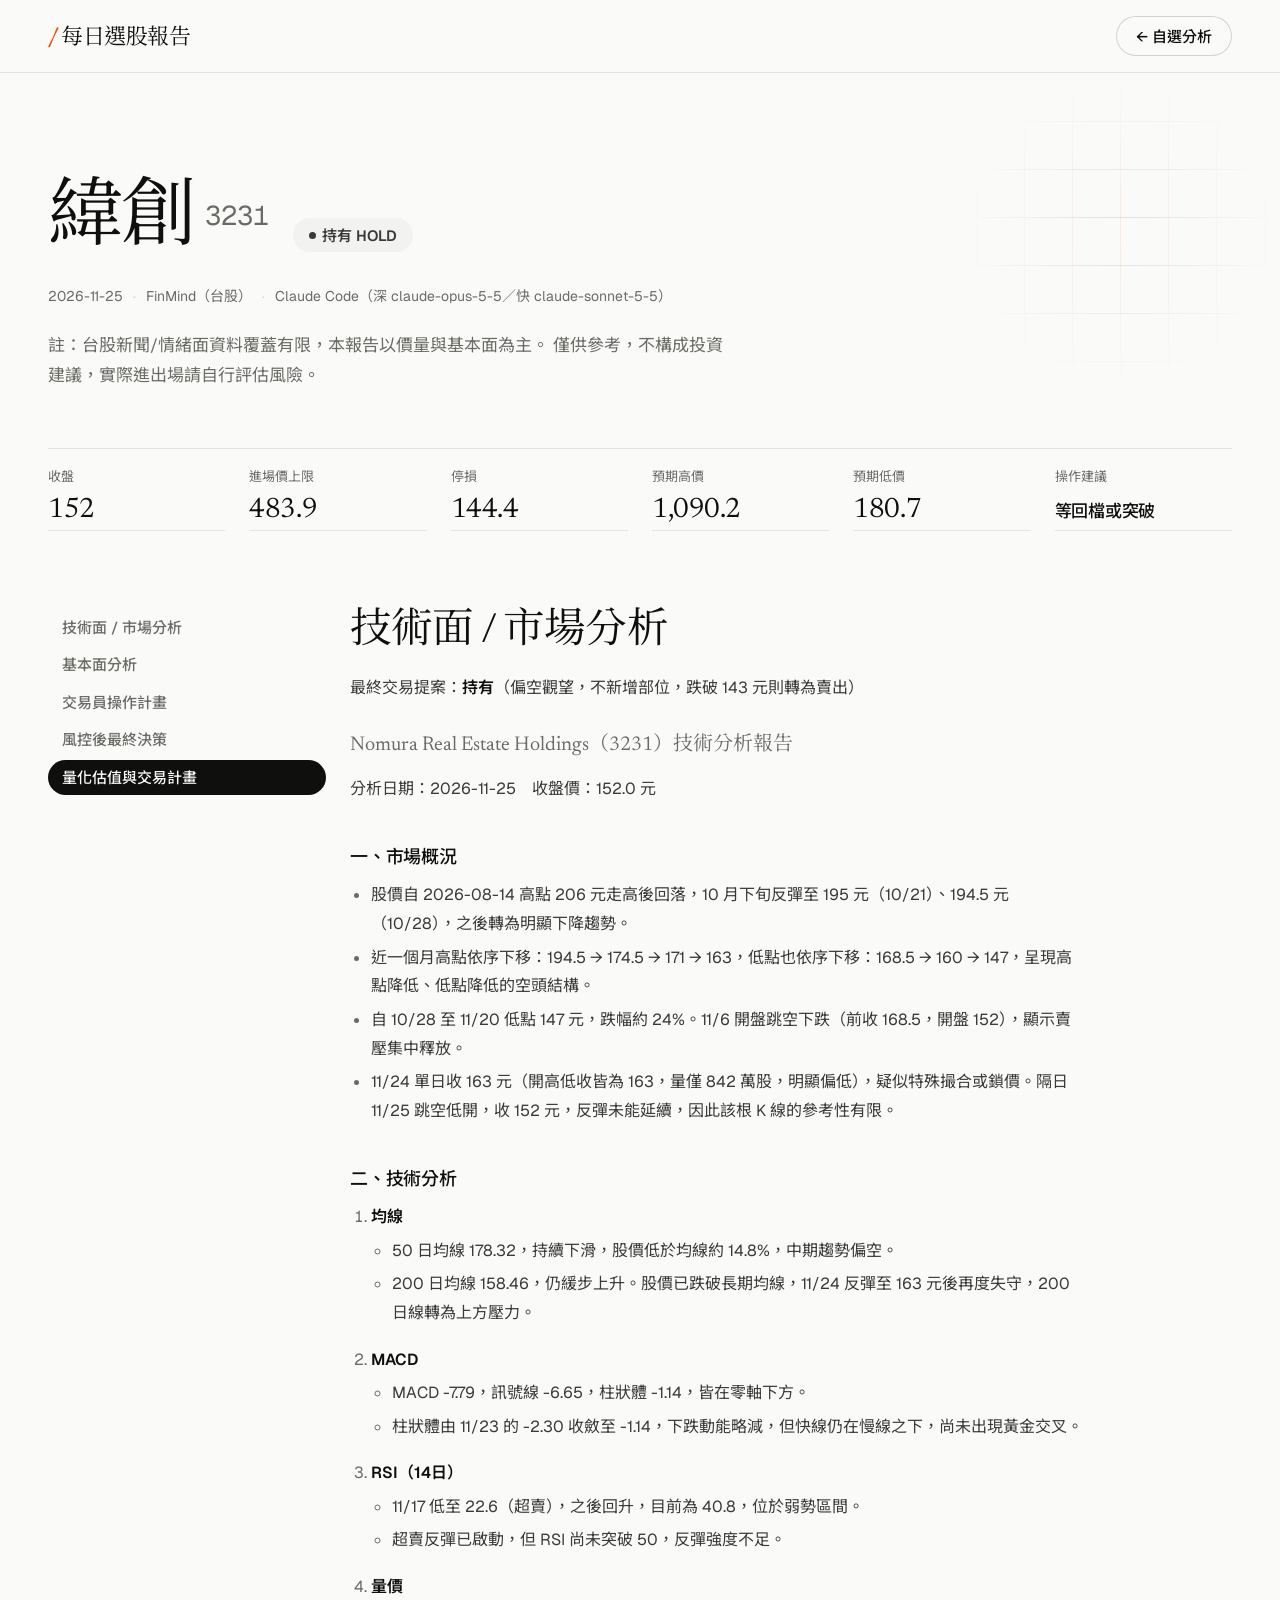
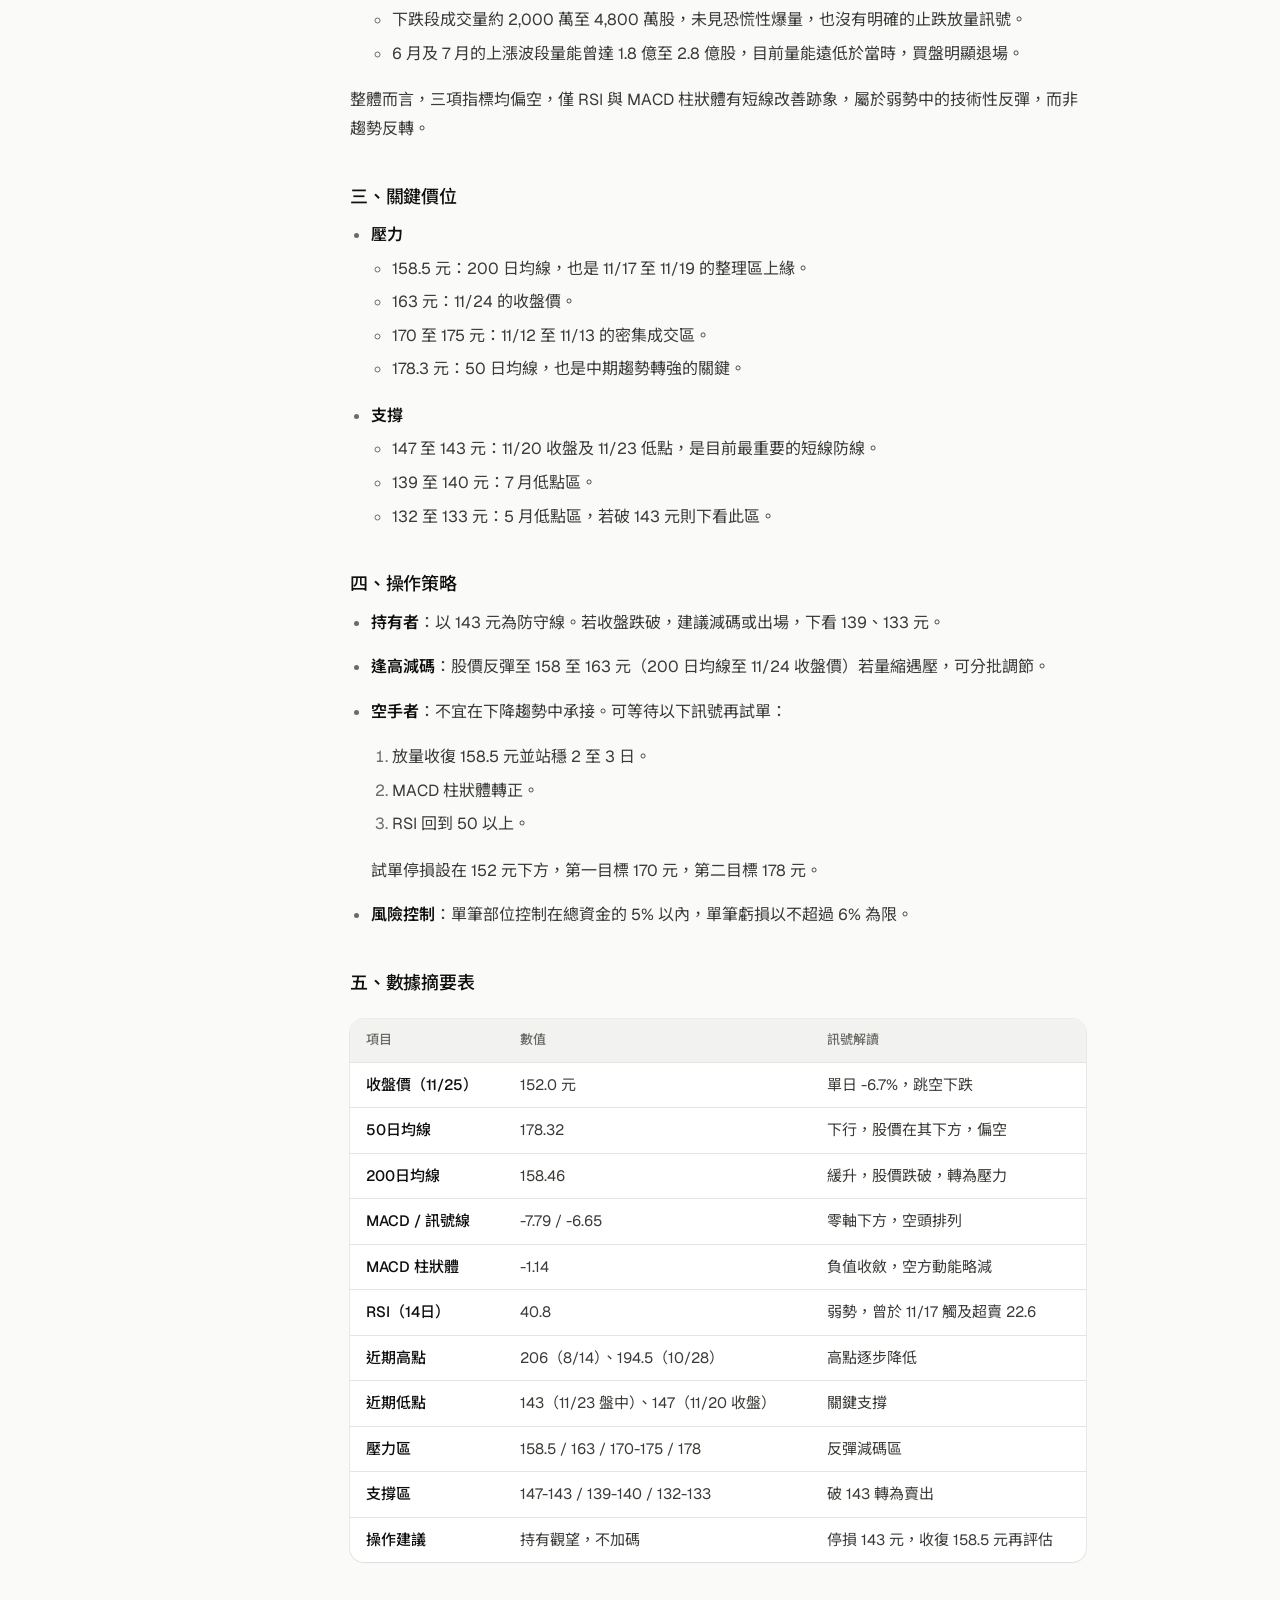
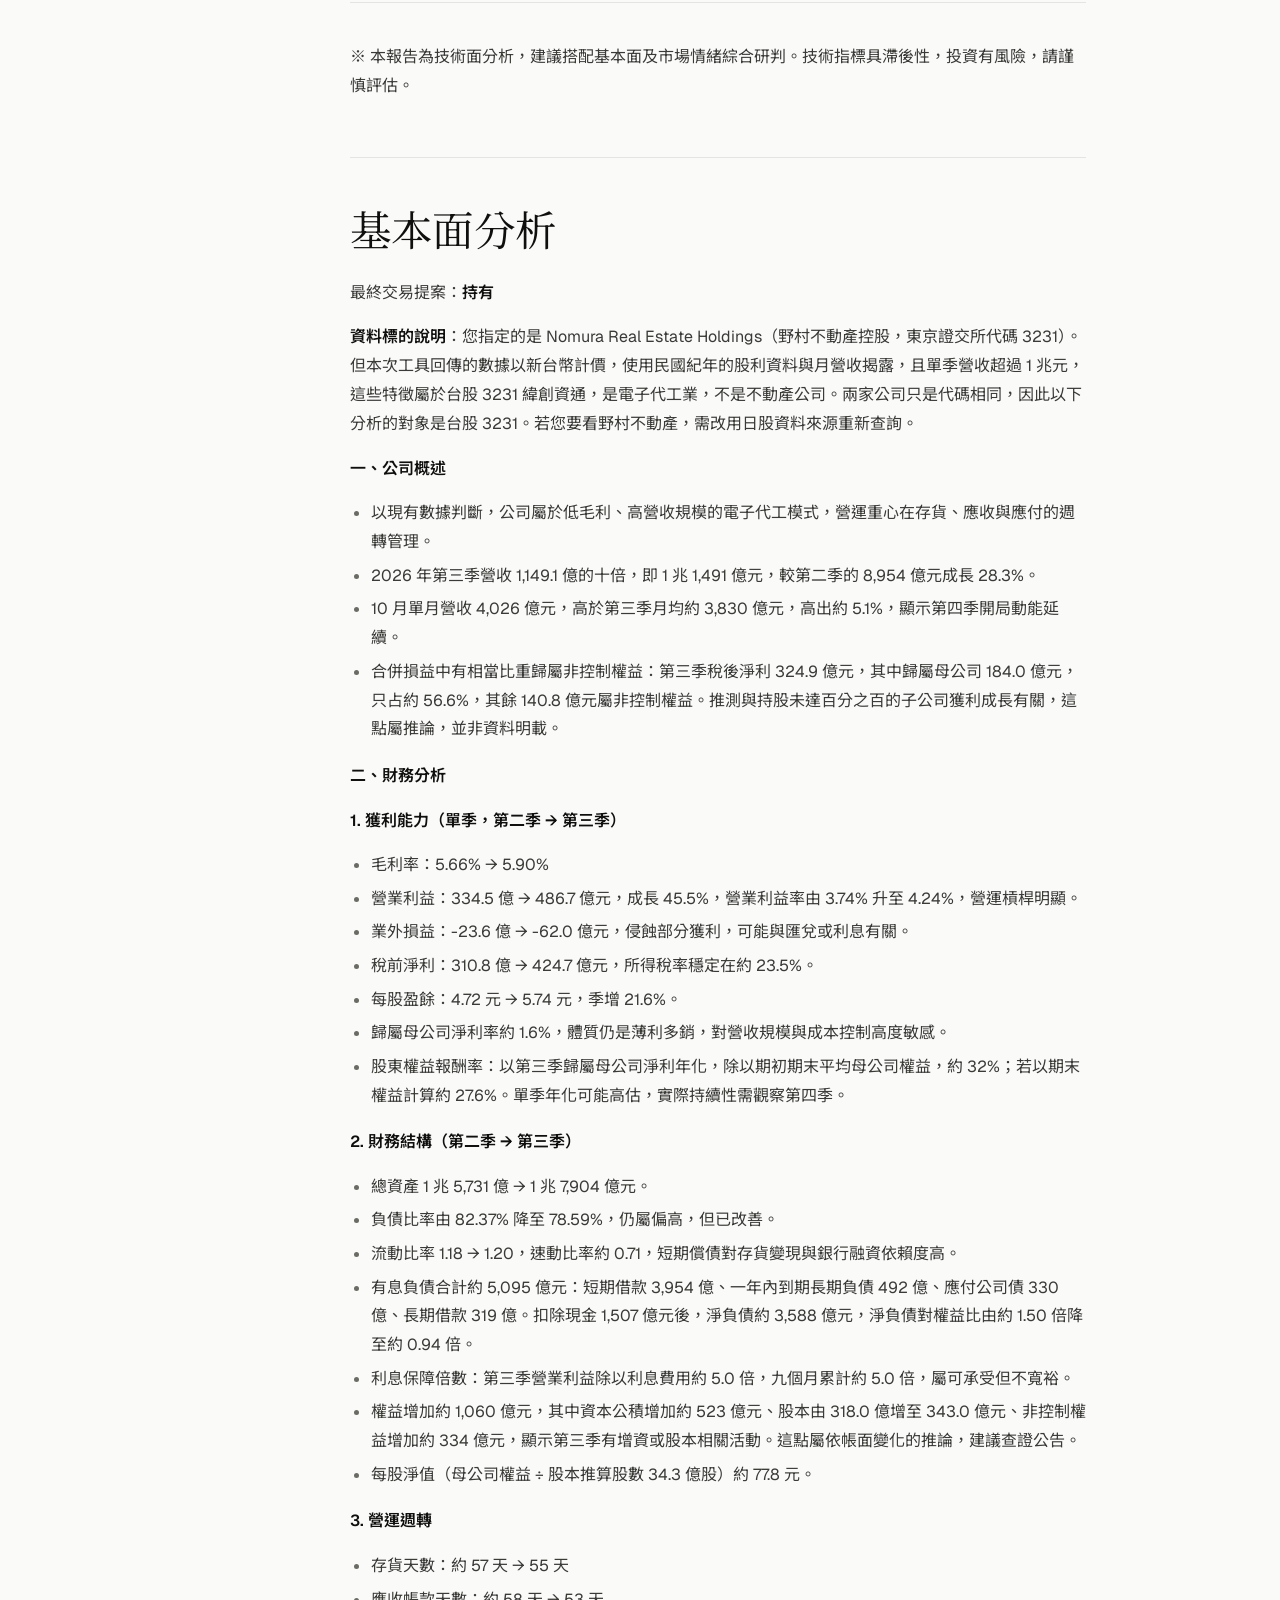
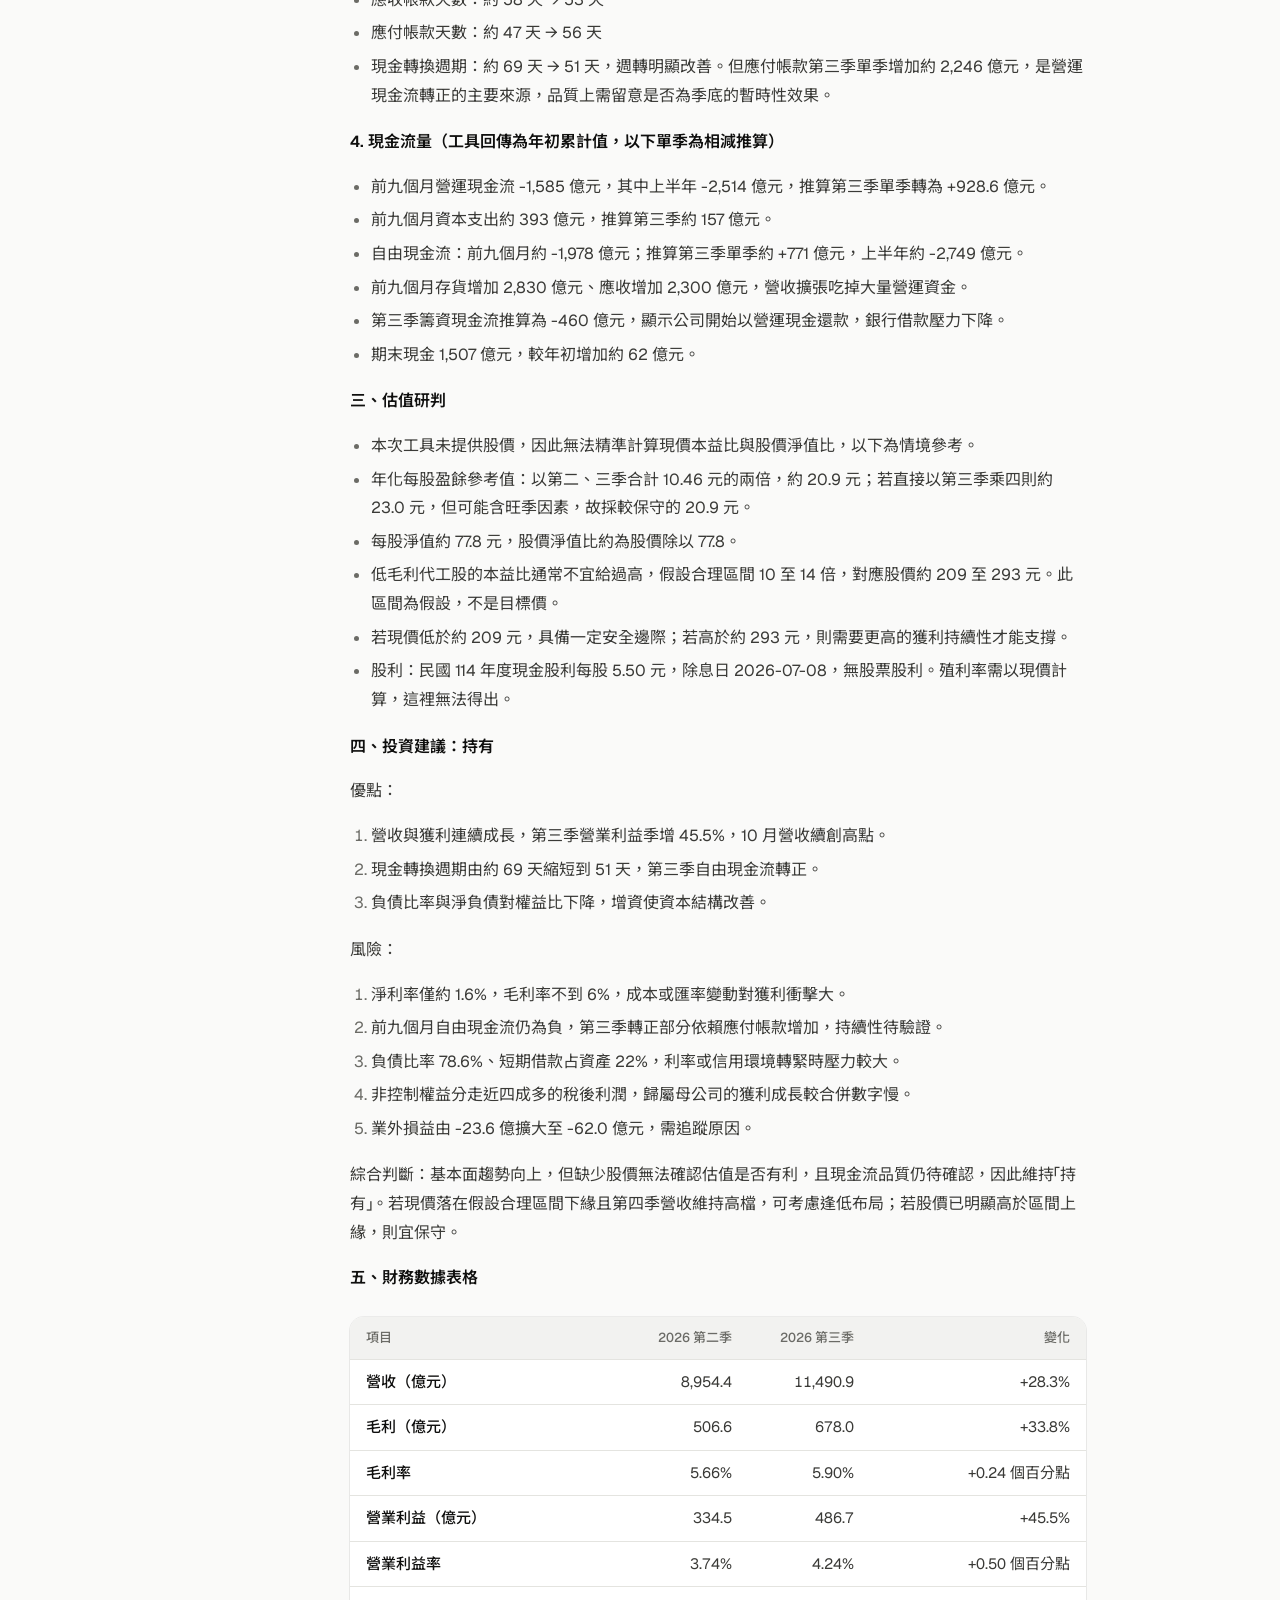
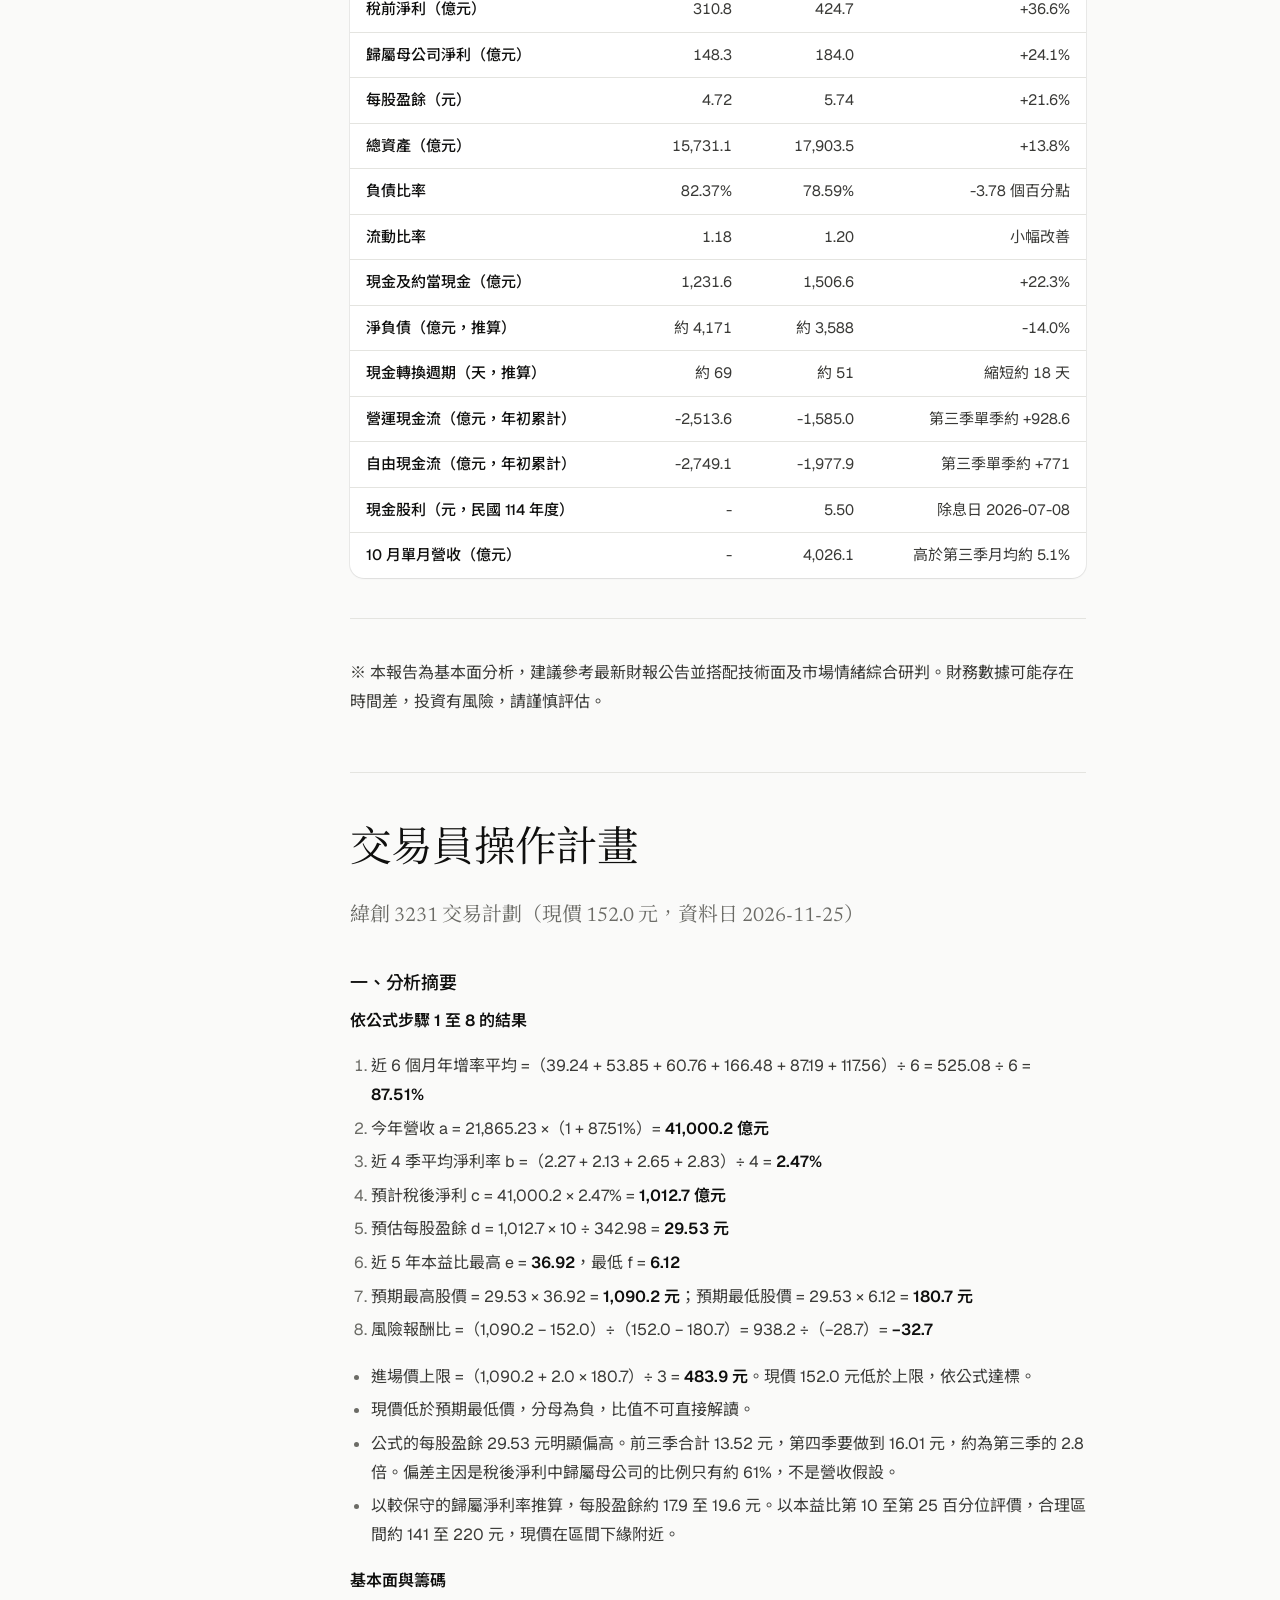
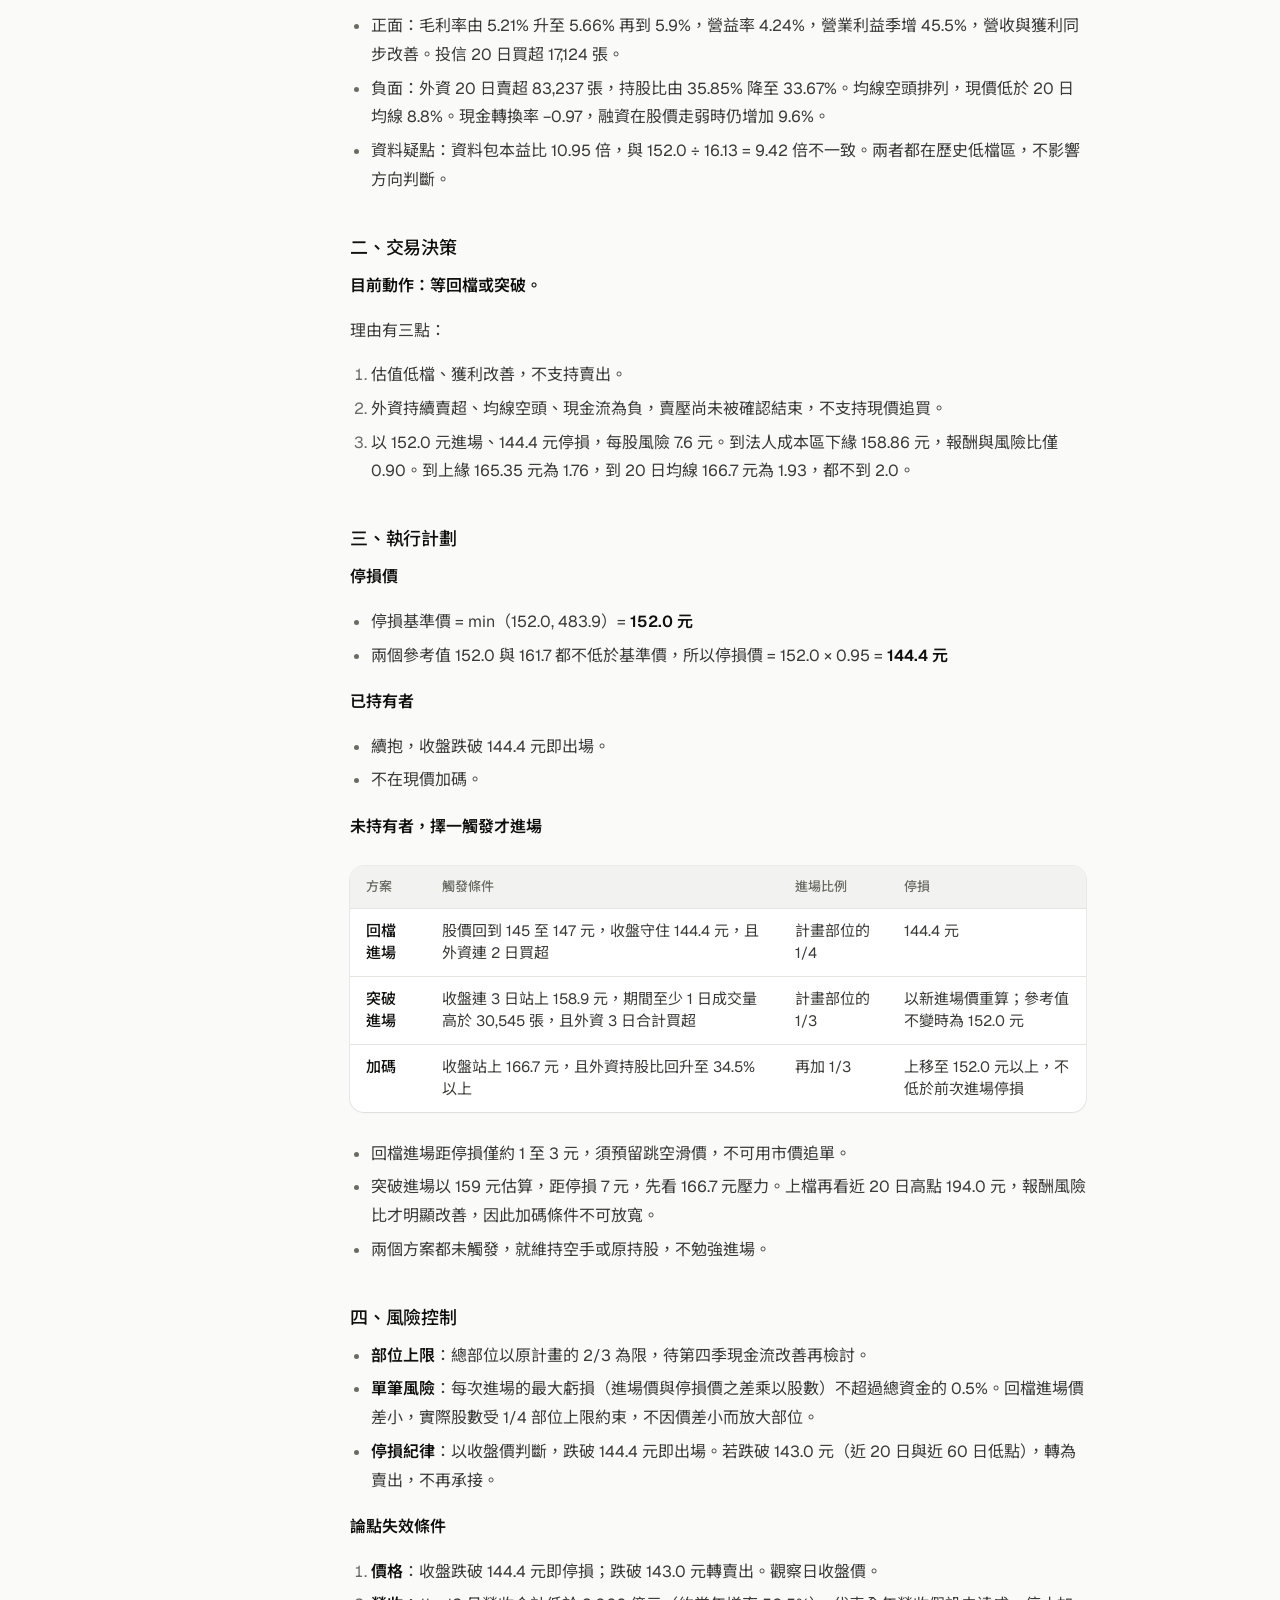
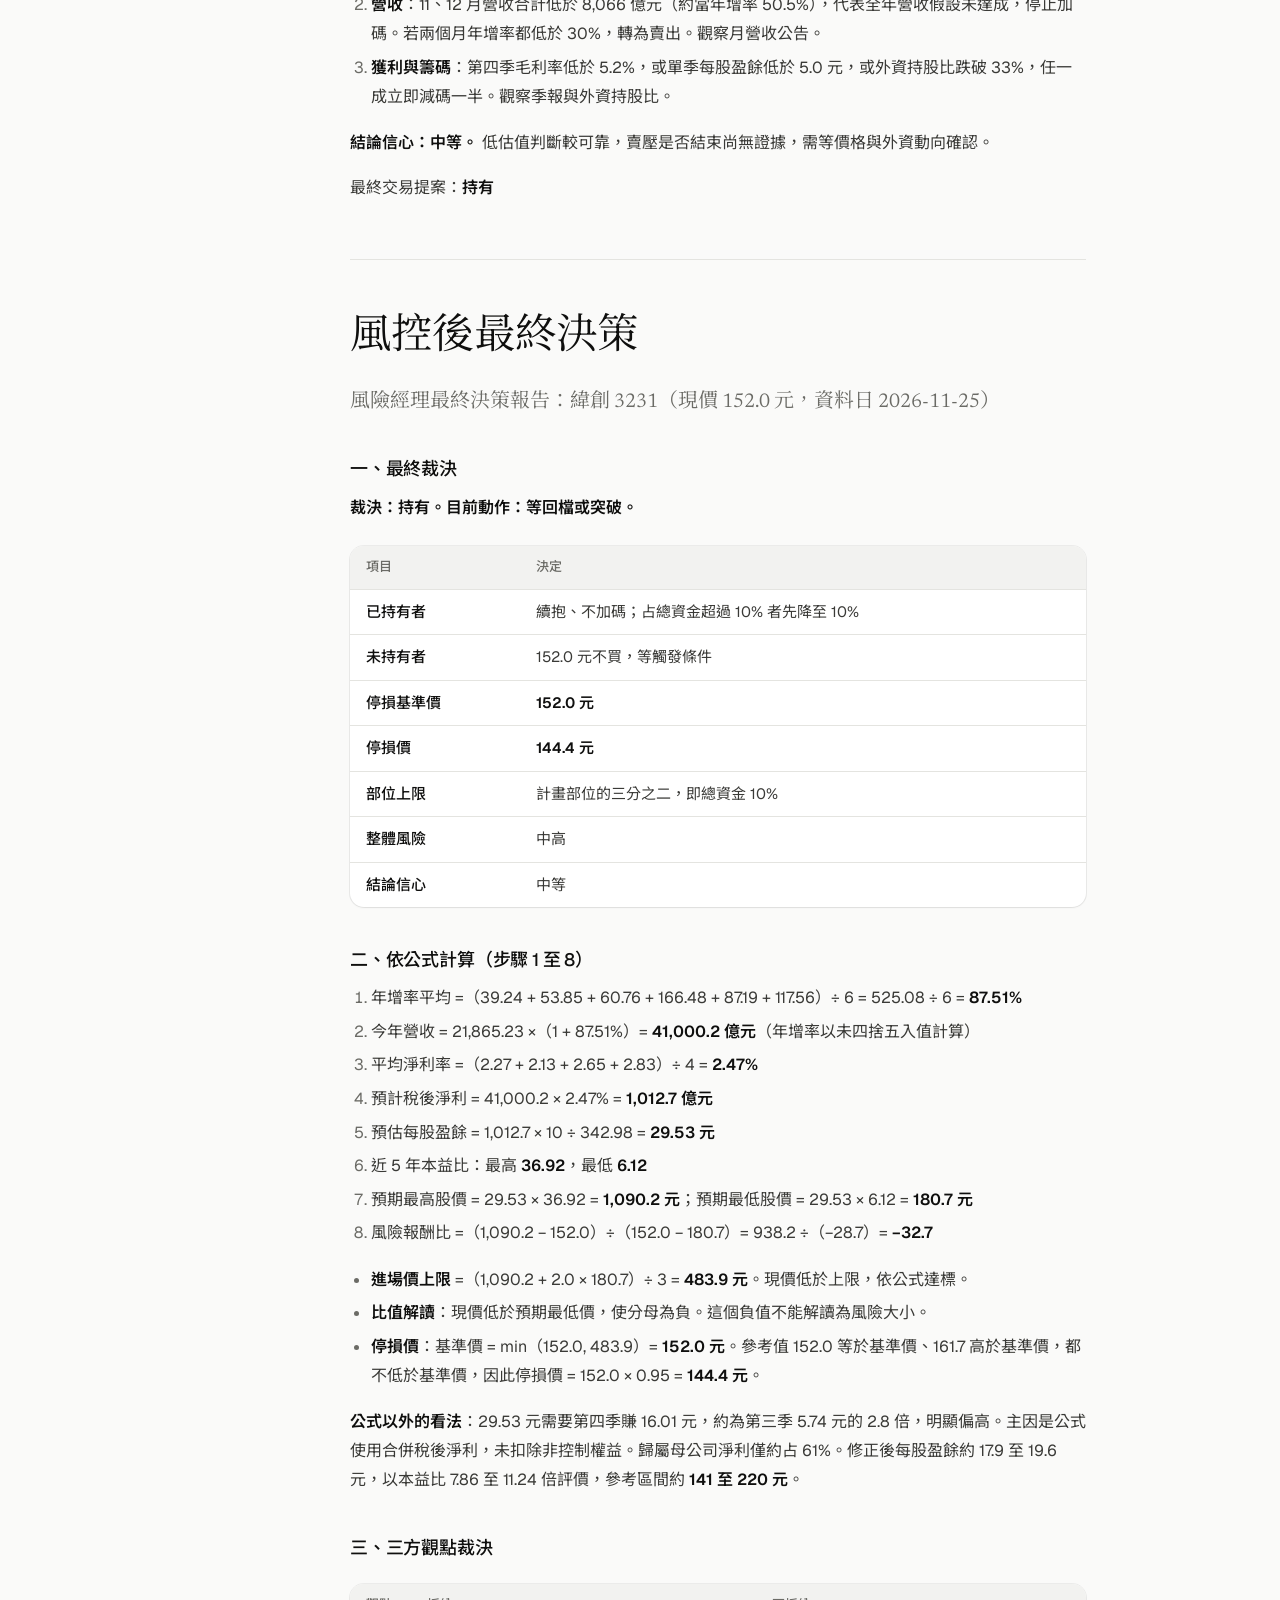
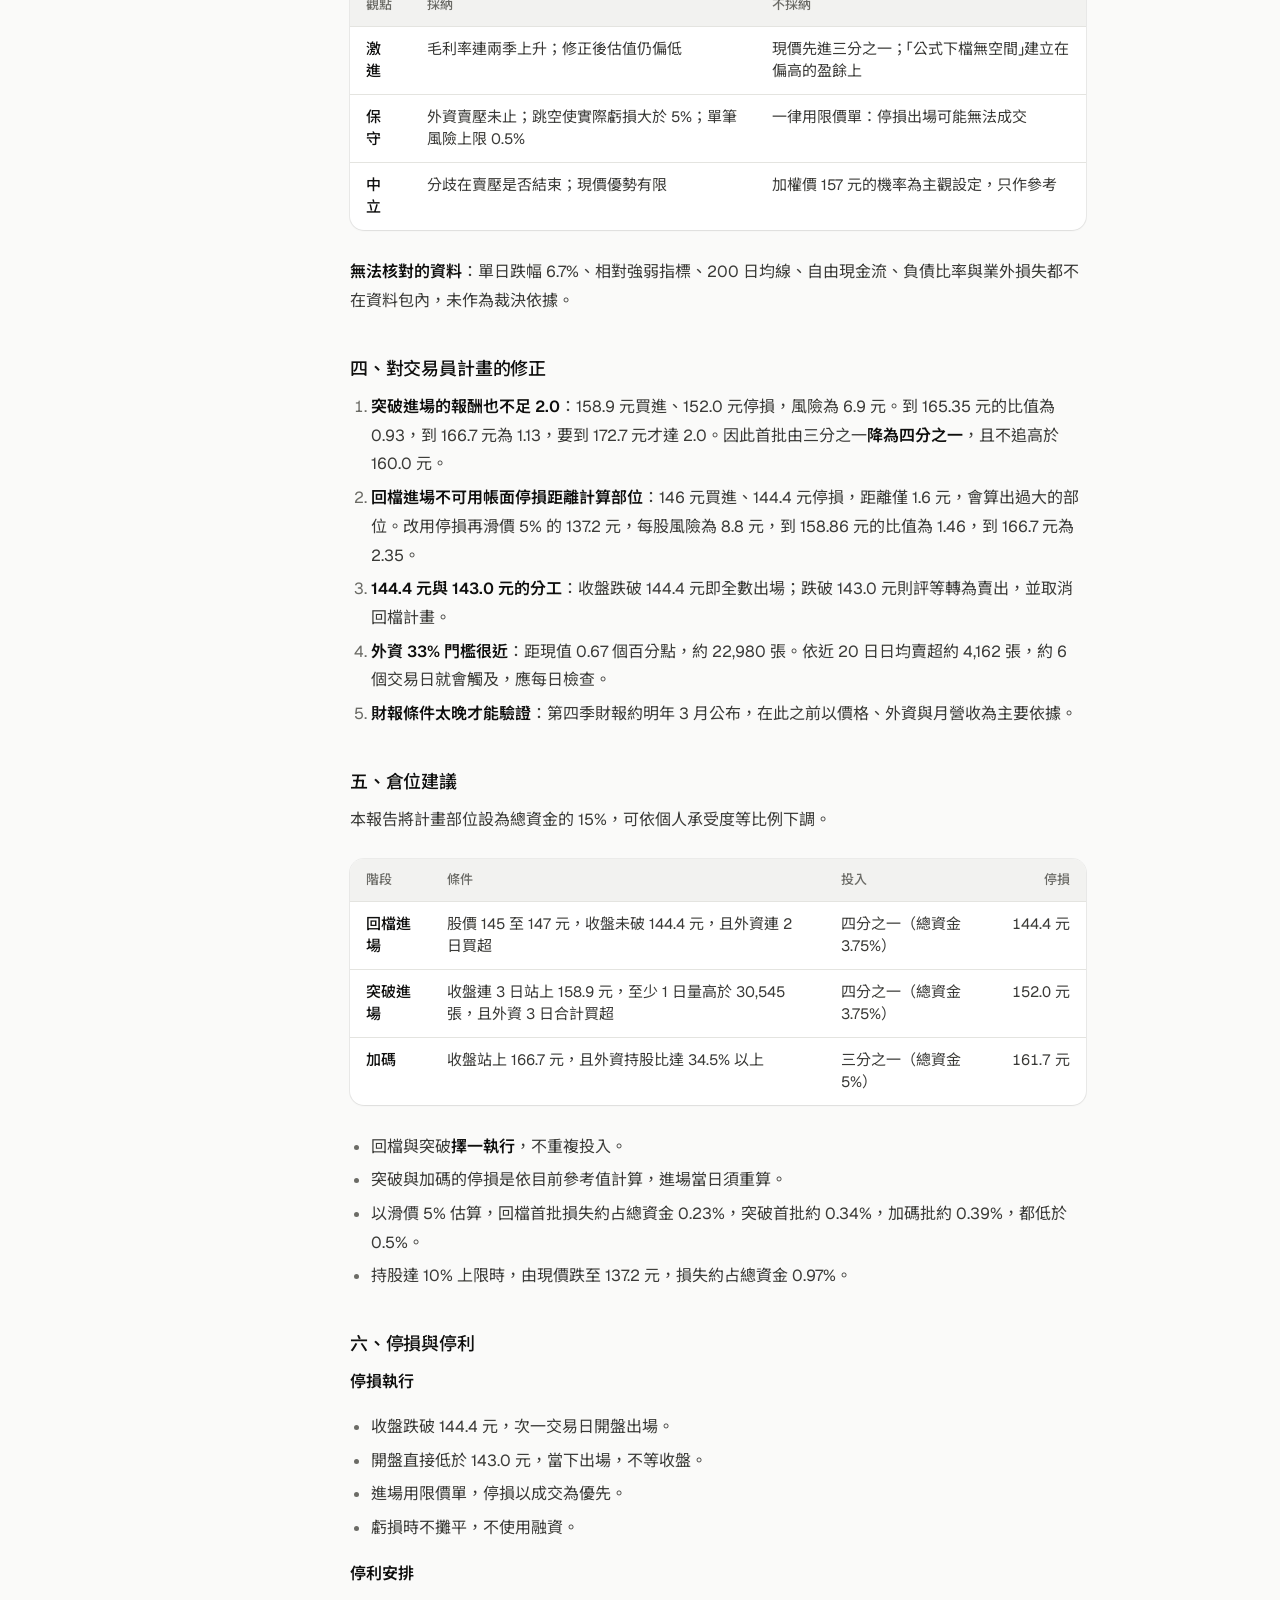
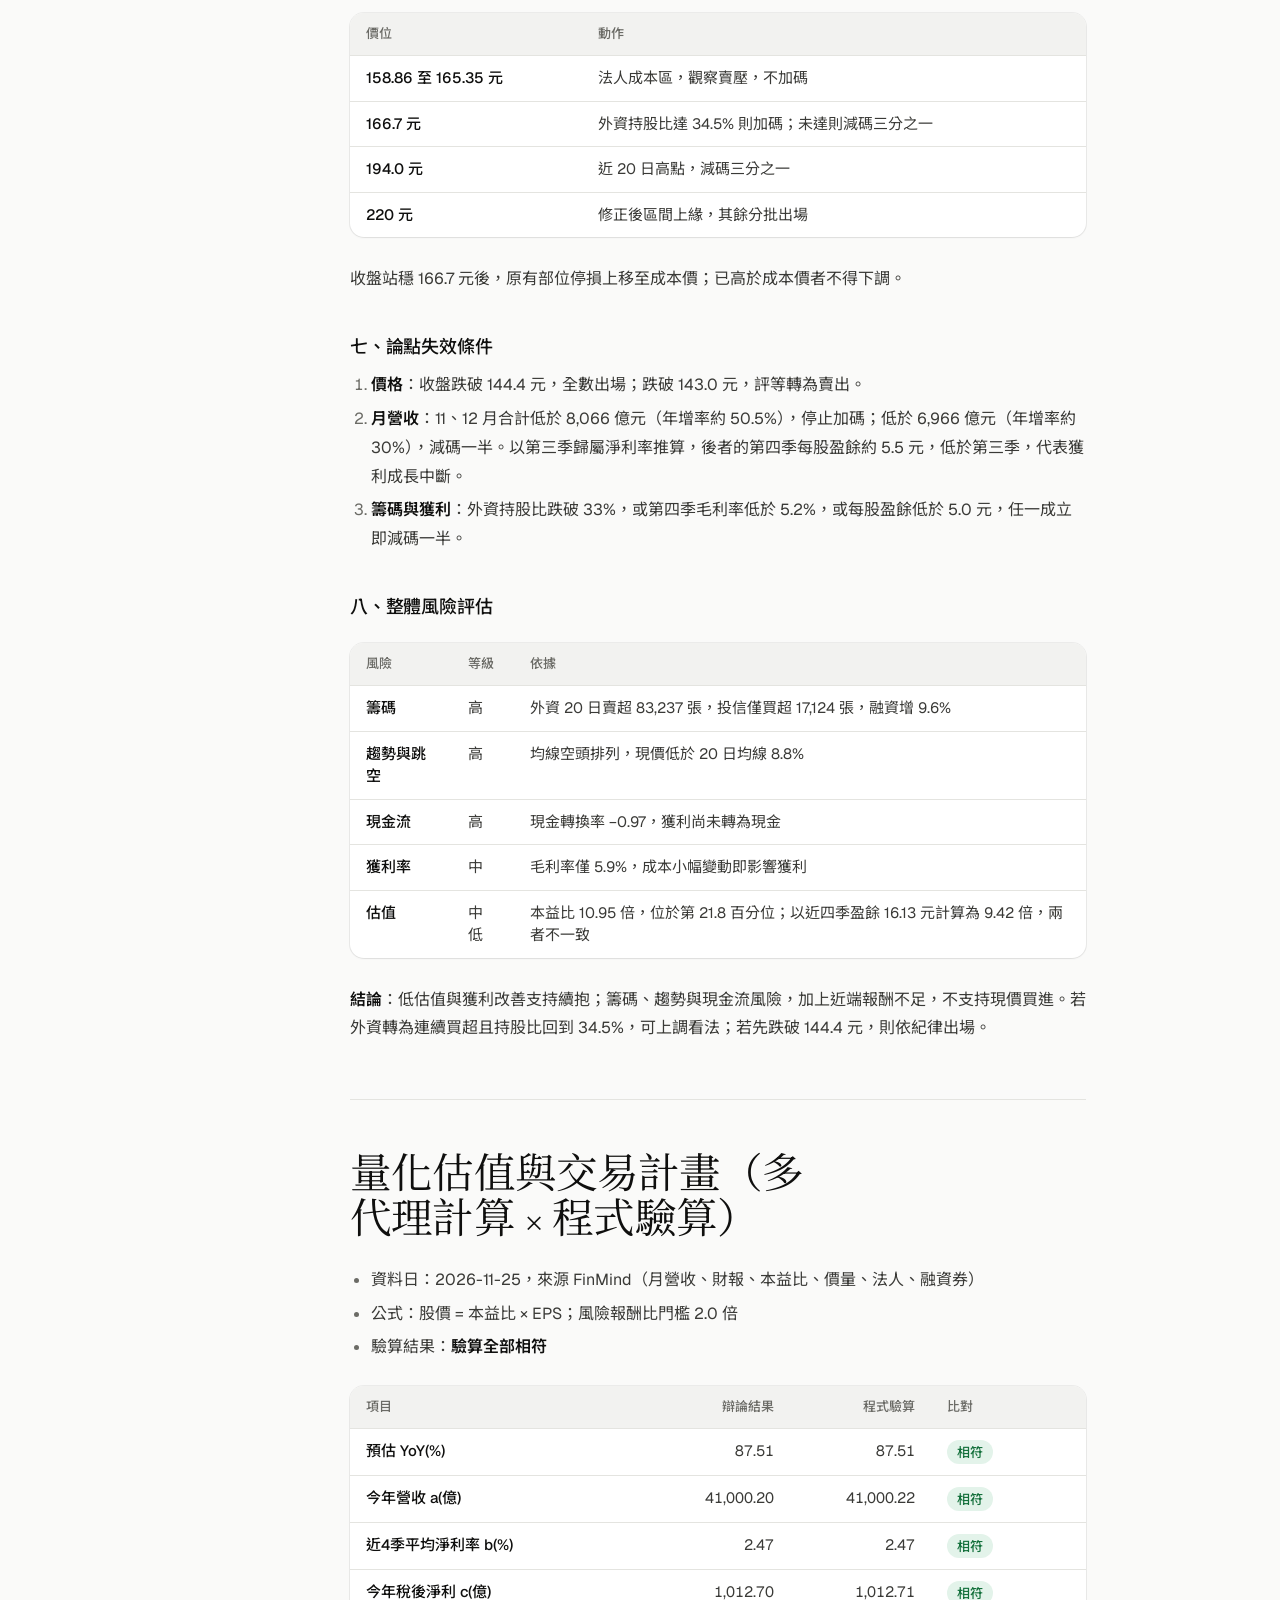
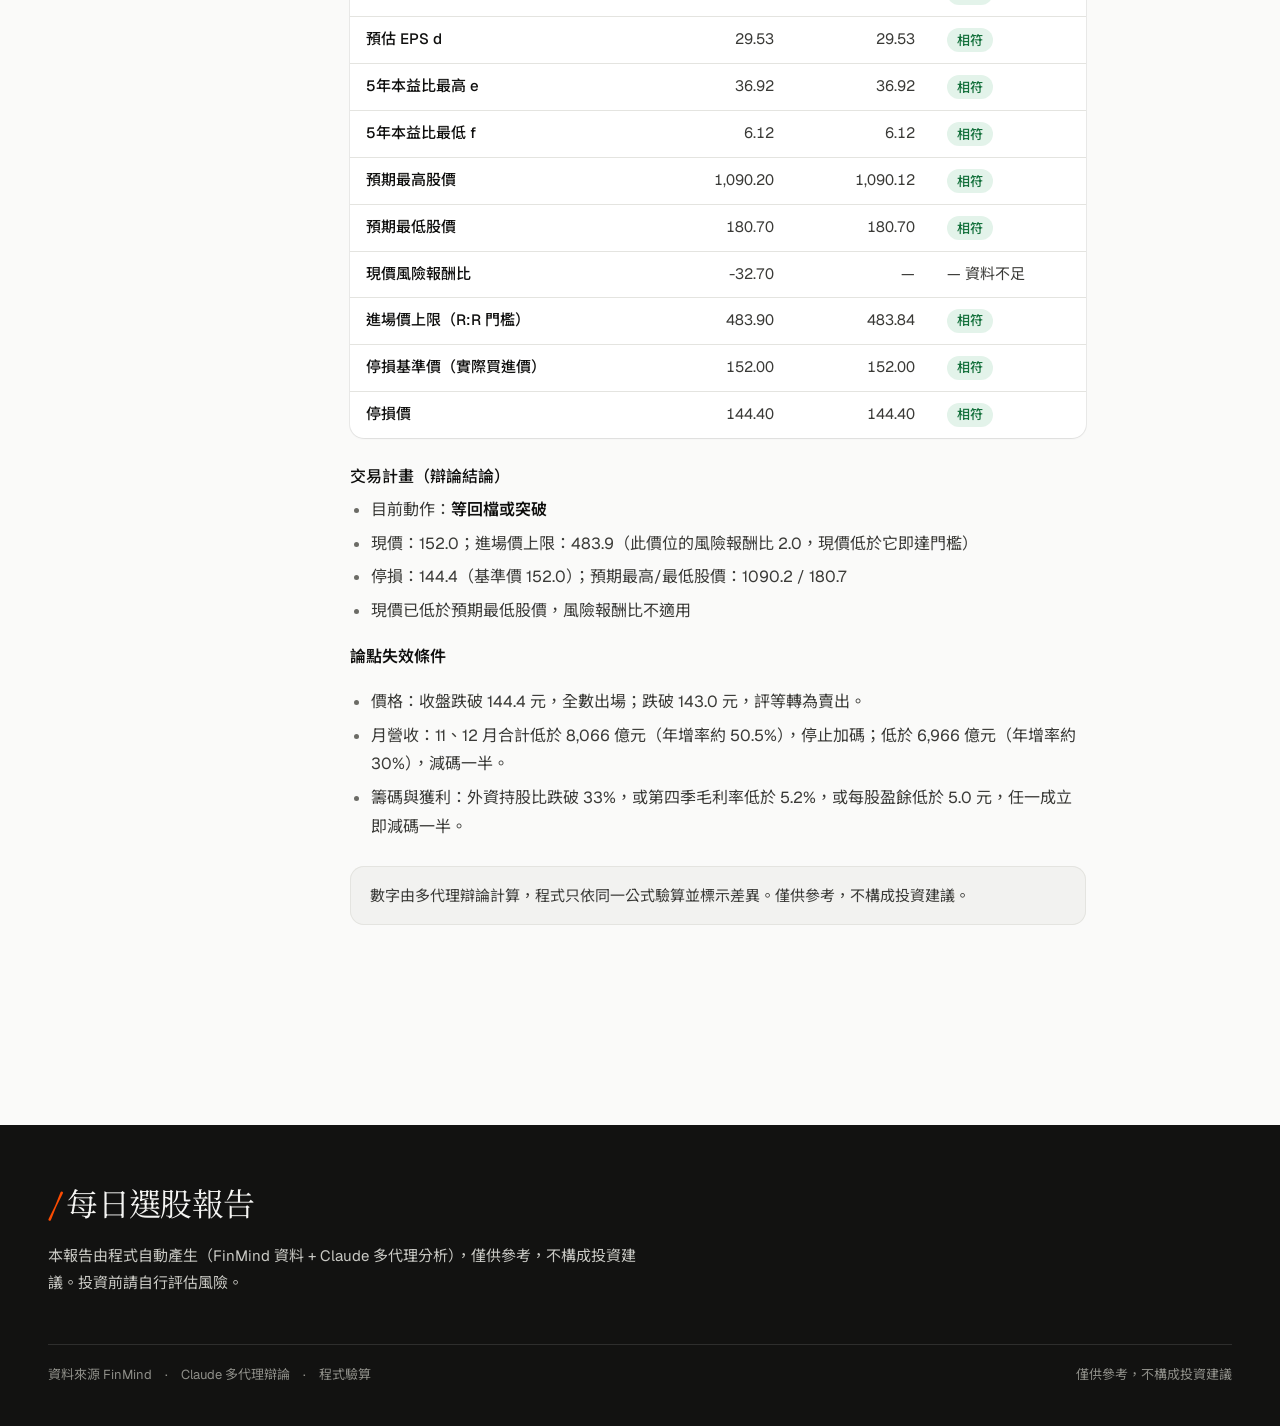
<file: manual/2026-11-25/3231.html>
<!doctype html>
<html lang="zh-Hant">
<head>
<meta charset="utf-8">
<meta name="viewport" content="width=device-width, initial-scale=1">
<title>緯創 3231 · 每日選股報告</title>
<meta name="description" content="緯創（3231）分析報告">
<link rel="preconnect" href="https://fonts.googleapis.com">
<link rel="preconnect" href="https://fonts.gstatic.com" crossorigin>
<link rel="stylesheet" href="https://fonts.googleapis.com/css2?family=Fraunces:opsz,wght@9..144,400..500&family=Newsreader:opsz,wght@6..72,400;6..72,500&family=Geist:wght@400;500;600&family=Geist+Mono:wght@400;500&family=Noto+Sans+TC:wght@400;500;600&family=Noto+Serif+TC:wght@400;500&display=swap">
<link rel="stylesheet" href="../../assets/report.css">
</head>
<body>
<header class="nav"><div class="wrap nav__in">
<a class="brand" href="../../index.html"><span class="brand__slash">/</span>每日選股報告</a>
<a class="btn btn--line" href="index.html">← 自選分析</a>
</div></header>
<main>
<section class="hero"><div class="wrap">
<div class="hero__head"><h1>緯創<span class="hero__id">3231</span></h1><span class="tag decision">持有 HOLD</span></div>
<p class="hero__meta"><span>2026-11-25</span><span class="dot">·</span><span>FinMind（台股）</span><span class="dot">·</span><span>Claude Code（深 claude-opus-5-5／快 claude-sonnet-5-5）</span></p>
<p class="lead">註：台股新聞/情緒面資料覆蓋有限，本報告以價量與基本面為主。
僅供參考，不構成投資建議，實際進出場請自行評估風險。</p>
<dl class="stats"><div><dt>收盤</dt><dd>152</dd></div><div><dt>進場價上限</dt><dd>483.9</dd></div><div><dt>停損</dt><dd>144.4</dd></div><div><dt>預期高價</dt><dd>1,090.2</dd></div><div><dt>預期低價</dt><dd>180.7</dd></div><div><dt>操作建議</dt><dd class="text">等回檔或突破</dd></div></dl>
</div></section><div class="wrap doc"><nav class="toc" aria-label="章節"><ol><li><a href="#s1">技術面 / 市場分析</a></li><li><a href="#s2">基本面分析</a></li><li><a href="#s3">交易員操作計畫</a></li><li><a href="#s4">風控後最終決策</a></li><li><a href="#s5">量化估值與交易計畫</a></li></ol></nav><article class="prose"><section class="sec" id="s1"><h2>技術面 / 市場分析</h2>
<p>最終交易提案：<strong>持有</strong>（偏空觀望，不新增部位，跌破 143 元則轉為賣出）</p>
<p class="sec-sub">Nomura Real Estate Holdings（3231）技術分析報告</p>
<p>分析日期：2026-11-25　收盤價：152.0 元</p>
<h3>一、市場概況</h3>
<ul>
<li>股價自 2026-08-14 高點 206 元走高後回落，10 月下旬反彈至 195 元（10/21）、194.5 元（10/28），之後轉為明顯下降趨勢。</li>
<li>近一個月高點依序下移：194.5 → 174.5 → 171 → 163，低點也依序下移：168.5 → 160 → 147，呈現高點降低、低點降低的空頭結構。</li>
<li>自 10/28 至 11/20 低點 147 元，跌幅約 24%。11/6 開盤跳空下跌（前收 168.5，開盤 152），顯示賣壓集中釋放。</li>
<li>11/24 單日收 163 元（開高低收皆為 163，量僅 842 萬股，明顯偏低），疑似特殊撮合或鎖價。隔日 11/25 跳空低開，收 152 元，反彈未能延續，因此該根 K 線的參考性有限。</li>
</ul>
<h3>二、技術分析</h3>
<ol>
<li><strong>均線</strong>
<ul>
<li>50 日均線 178.32，持續下滑，股價低於均線約 14.8%，中期趨勢偏空。</li>
<li>200 日均線 158.46，仍緩步上升。股價已跌破長期均線，11/24 反彈至 163 元後再度失守，200 日線轉為上方壓力。</li>
</ul>
</li>
<li><strong>MACD</strong>
<ul>
<li>MACD -7.79，訊號線 -6.65，柱狀體 -1.14，皆在零軸下方。</li>
<li>柱狀體由 11/23 的 -2.30 收斂至 -1.14，下跌動能略減，但快線仍在慢線之下，尚未出現黃金交叉。</li>
</ul>
</li>
<li><strong>RSI（14日）</strong>
<ul>
<li>11/17 低至 22.6（超賣），之後回升，目前為 40.8，位於弱勢區間。</li>
<li>超賣反彈已啟動，但 RSI 尚未突破 50，反彈強度不足。</li>
</ul>
</li>
<li><strong>量價</strong>
<ul>
<li>下跌段成交量約 2,000 萬至 4,800 萬股，未見恐慌性爆量，也沒有明確的止跌放量訊號。</li>
<li>6 月及 7 月的上漲波段量能曾達 1.8 億至 2.8 億股，目前量能遠低於當時，買盤明顯退場。</li>
</ul>
</li>
</ol>
<p>整體而言，三項指標均偏空，僅 RSI 與 MACD 柱狀體有短線改善跡象，屬於弱勢中的技術性反彈，而非趨勢反轉。</p>
<h3>三、關鍵價位</h3>
<ul>
<li><strong>壓力</strong>
<ul>
<li>158.5 元：200 日均線，也是 11/17 至 11/19 的整理區上緣。</li>
<li>163 元：11/24 的收盤價。</li>
<li>170 至 175 元：11/12 至 11/13 的密集成交區。</li>
<li>178.3 元：50 日均線，也是中期趨勢轉強的關鍵。</li>
</ul>
</li>
<li><strong>支撐</strong>
<ul>
<li>147 至 143 元：11/20 收盤及 11/23 低點，是目前最重要的短線防線。</li>
<li>139 至 140 元：7 月低點區。</li>
<li>132 至 133 元：5 月低點區，若破 143 元則下看此區。</li>
</ul>
</li>
</ul>
<h3>四、操作策略</h3>
<ul>
<li>
<p><strong>持有者</strong>：以 143 元為防守線。若收盤跌破，建議減碼或出場，下看 139、133 元。</p>
</li>
<li>
<p><strong>逢高減碼</strong>：股價反彈至 158 至 163 元（200 日均線至 11/24 收盤價）若量縮遇壓，可分批調節。</p>
</li>
<li>
<p><strong>空手者</strong>：不宜在下降趨勢中承接。可等待以下訊號再試單：</p>
<ol>
<li>放量收復 158.5 元並站穩 2 至 3 日。</li>
<li>MACD 柱狀體轉正。</li>
<li>RSI 回到 50 以上。</li>
</ol>
<p>試單停損設在 152 元下方，第一目標 170 元，第二目標 178 元。</p>
</li>
<li>
<p><strong>風險控制</strong>：單筆部位控制在總資金的 5% 以內，單筆虧損以不超過 6% 為限。</p>
</li>
</ul>
<h3>五、數據摘要表</h3>
<div class="tbl"><table>
<thead>
<tr>
<th>項目</th>
<th>數值</th>
<th>訊號解讀</th>
</tr>
</thead>
<tbody>
<tr>
<td>收盤價（11/25）</td>
<td>152.0 元</td>
<td>單日 -6.7%，跳空下跌</td>
</tr>
<tr>
<td>50日均線</td>
<td>178.32</td>
<td>下行，股價在其下方，偏空</td>
</tr>
<tr>
<td>200日均線</td>
<td>158.46</td>
<td>緩升，股價跌破，轉為壓力</td>
</tr>
<tr>
<td>MACD / 訊號線</td>
<td>-7.79 / -6.65</td>
<td>零軸下方，空頭排列</td>
</tr>
<tr>
<td>MACD 柱狀體</td>
<td>-1.14</td>
<td>負值收斂，空方動能略減</td>
</tr>
<tr>
<td>RSI（14日）</td>
<td>40.8</td>
<td>弱勢，曾於 11/17 觸及超賣 22.6</td>
</tr>
<tr>
<td>近期高點</td>
<td>206（8/14）、194.5（10/28）</td>
<td>高點逐步降低</td>
</tr>
<tr>
<td>近期低點</td>
<td>143（11/23 盤中）、147（11/20 收盤）</td>
<td>關鍵支撐</td>
</tr>
<tr>
<td>壓力區</td>
<td>158.5 / 163 / 170-175 / 178</td>
<td>反彈減碼區</td>
</tr>
<tr>
<td>支撐區</td>
<td>147-143 / 139-140 / 132-133</td>
<td>破 143 轉為賣出</td>
</tr>
<tr>
<td>操作建議</td>
<td>持有觀望，不加碼</td>
<td>停損 143 元，收復 158.5 元再評估</td>
</tr>
</tbody>
</table></div>
<hr />
<p>※ 本報告為技術面分析，建議搭配基本面及市場情緒綜合研判。技術指標具滯後性，投資有風險，請謹慎評估。</p>
</section><section class="sec" id="s2"><h2>基本面分析</h2>
<p>最終交易提案：<strong>持有</strong></p>
<p><strong>資料標的說明</strong>：您指定的是 Nomura Real Estate Holdings（野村不動產控股，東京證交所代碼 3231）。但本次工具回傳的數據以新台幣計價，使用民國紀年的股利資料與月營收揭露，且單季營收超過 1 兆元，這些特徵屬於台股 3231 緯創資通，是電子代工業，不是不動產公司。兩家公司只是代碼相同，因此以下分析的對象是台股 3231。若您要看野村不動產，需改用日股資料來源重新查詢。</p>
<p><strong>一、公司概述</strong></p>
<ul>
<li>以現有數據判斷，公司屬於低毛利、高營收規模的電子代工模式，營運重心在存貨、應收與應付的週轉管理。</li>
<li>2026 年第三季營收 1,149.1 億的十倍，即 1 兆 1,491 億元，較第二季的 8,954 億元成長 28.3%。</li>
<li>10 月單月營收 4,026 億元，高於第三季月均約 3,830 億元，高出約 5.1%，顯示第四季開局動能延續。</li>
<li>合併損益中有相當比重歸屬非控制權益：第三季稅後淨利 324.9 億元，其中歸屬母公司 184.0 億元，只占約 56.6%，其餘 140.8 億元屬非控制權益。推測與持股未達百分之百的子公司獲利成長有關，這點屬推論，並非資料明載。</li>
</ul>
<p><strong>二、財務分析</strong></p>
<p><strong>1. 獲利能力（單季，第二季 → 第三季）</strong></p>
<ul>
<li>毛利率：5.66% → 5.90%</li>
<li>營業利益：334.5 億 → 486.7 億元，成長 45.5%，營業利益率由 3.74% 升至 4.24%，營運槓桿明顯。</li>
<li>業外損益：-23.6 億 → -62.0 億元，侵蝕部分獲利，可能與匯兌或利息有關。</li>
<li>稅前淨利：310.8 億 → 424.7 億元，所得稅率穩定在約 23.5%。</li>
<li>每股盈餘：4.72 元 → 5.74 元，季增 21.6%。</li>
<li>歸屬母公司淨利率約 1.6%，體質仍是薄利多銷，對營收規模與成本控制高度敏感。</li>
<li>股東權益報酬率：以第三季歸屬母公司淨利年化，除以期初期末平均母公司權益，約 32%；若以期末權益計算約 27.6%。單季年化可能高估，實際持續性需觀察第四季。</li>
</ul>
<p><strong>2. 財務結構（第二季 → 第三季）</strong></p>
<ul>
<li>總資產 1 兆 5,731 億 → 1 兆 7,904 億元。</li>
<li>負債比率由 82.37% 降至 78.59%，仍屬偏高，但已改善。</li>
<li>流動比率 1.18 → 1.20，速動比率約 0.71，短期償債對存貨變現與銀行融資依賴度高。</li>
<li>有息負債合計約 5,095 億元：短期借款 3,954 億、一年內到期長期負債 492 億、應付公司債 330 億、長期借款 319 億。扣除現金 1,507 億元後，淨負債約 3,588 億元，淨負債對權益比由約 1.50 倍降至約 0.94 倍。</li>
<li>利息保障倍數：第三季營業利益除以利息費用約 5.0 倍，九個月累計約 5.0 倍，屬可承受但不寬裕。</li>
<li>權益增加約 1,060 億元，其中資本公積增加約 523 億元、股本由 318.0 億增至 343.0 億元、非控制權益增加約 334 億元，顯示第三季有增資或股本相關活動。這點屬依帳面變化的推論，建議查證公告。</li>
<li>每股淨值（母公司權益 ÷ 股本推算股數 34.3 億股）約 77.8 元。</li>
</ul>
<p><strong>3. 營運週轉</strong></p>
<ul>
<li>存貨天數：約 57 天 → 55 天</li>
<li>應收帳款天數：約 58 天 → 53 天</li>
<li>應付帳款天數：約 47 天 → 56 天</li>
<li>現金轉換週期：約 69 天 → 51 天，週轉明顯改善。但應付帳款第三季單季增加約 2,246 億元，是營運現金流轉正的主要來源，品質上需留意是否為季底的暫時性效果。</li>
</ul>
<p><strong>4. 現金流量（工具回傳為年初累計值，以下單季為相減推算）</strong></p>
<ul>
<li>前九個月營運現金流 -1,585 億元，其中上半年 -2,514 億元，推算第三季單季轉為 +928.6 億元。</li>
<li>前九個月資本支出約 393 億元，推算第三季約 157 億元。</li>
<li>自由現金流：前九個月約 -1,978 億元；推算第三季單季約 +771 億元，上半年約 -2,749 億元。</li>
<li>前九個月存貨增加 2,830 億元、應收增加 2,300 億元，營收擴張吃掉大量營運資金。</li>
<li>第三季籌資現金流推算為 -460 億元，顯示公司開始以營運現金還款，銀行借款壓力下降。</li>
<li>期末現金 1,507 億元，較年初增加約 62 億元。</li>
</ul>
<p><strong>三、估值研判</strong></p>
<ul>
<li>本次工具未提供股價，因此無法精準計算現價本益比與股價淨值比，以下為情境參考。</li>
<li>年化每股盈餘參考值：以第二、三季合計 10.46 元的兩倍，約 20.9 元；若直接以第三季乘四則約 23.0 元，但可能含旺季因素，故採較保守的 20.9 元。</li>
<li>每股淨值約 77.8 元，股價淨值比約為股價除以 77.8。</li>
<li>低毛利代工股的本益比通常不宜給過高，假設合理區間 10 至 14 倍，對應股價約 209 至 293 元。此區間為假設，不是目標價。</li>
<li>若現價低於約 209 元，具備一定安全邊際；若高於約 293 元，則需要更高的獲利持續性才能支撐。</li>
<li>股利：民國 114 年度現金股利每股 5.50 元，除息日 2026-07-08，無股票股利。殖利率需以現價計算，這裡無法得出。</li>
</ul>
<p><strong>四、投資建議：持有</strong></p>
<p>優點：</p>
<ol>
<li>營收與獲利連續成長，第三季營業利益季增 45.5%，10 月營收續創高點。</li>
<li>現金轉換週期由約 69 天縮短到 51 天，第三季自由現金流轉正。</li>
<li>負債比率與淨負債對權益比下降，增資使資本結構改善。</li>
</ol>
<p>風險：</p>
<ol>
<li>淨利率僅約 1.6%，毛利率不到 6%，成本或匯率變動對獲利衝擊大。</li>
<li>前九個月自由現金流仍為負，第三季轉正部分依賴應付帳款增加，持續性待驗證。</li>
<li>負債比率 78.6%、短期借款占資產 22%，利率或信用環境轉緊時壓力較大。</li>
<li>非控制權益分走近四成多的稅後利潤，歸屬母公司的獲利成長較合併數字慢。</li>
<li>業外損益由 -23.6 億擴大至 -62.0 億元，需追蹤原因。</li>
</ol>
<p>綜合判斷：基本面趨勢向上，但缺少股價無法確認估值是否有利，且現金流品質仍待確認，因此維持「持有」。若現價落在假設合理區間下緣且第四季營收維持高檔，可考慮逢低布局；若股價已明顯高於區間上緣，則宜保守。</p>
<p><strong>五、財務數據表格</strong></p>
<div class="tbl"><table>
<thead>
<tr>
<th>項目</th>
<th class="n">2026 第二季</th>
<th class="n">2026 第三季</th>
<th class="n">變化</th>
</tr>
</thead>
<tbody>
<tr>
<td>營收（億元）</td>
<td class="n">8,954.4</td>
<td class="n">11,490.9</td>
<td class="n">+28.3%</td>
</tr>
<tr>
<td>毛利（億元）</td>
<td class="n">506.6</td>
<td class="n">678.0</td>
<td class="n">+33.8%</td>
</tr>
<tr>
<td>毛利率</td>
<td class="n">5.66%</td>
<td class="n">5.90%</td>
<td class="n">+0.24 個百分點</td>
</tr>
<tr>
<td>營業利益（億元）</td>
<td class="n">334.5</td>
<td class="n">486.7</td>
<td class="n">+45.5%</td>
</tr>
<tr>
<td>營業利益率</td>
<td class="n">3.74%</td>
<td class="n">4.24%</td>
<td class="n">+0.50 個百分點</td>
</tr>
<tr>
<td>稅前淨利（億元）</td>
<td class="n">310.8</td>
<td class="n">424.7</td>
<td class="n">+36.6%</td>
</tr>
<tr>
<td>歸屬母公司淨利（億元）</td>
<td class="n">148.3</td>
<td class="n">184.0</td>
<td class="n">+24.1%</td>
</tr>
<tr>
<td>每股盈餘（元）</td>
<td class="n">4.72</td>
<td class="n">5.74</td>
<td class="n">+21.6%</td>
</tr>
<tr>
<td>總資產（億元）</td>
<td class="n">15,731.1</td>
<td class="n">17,903.5</td>
<td class="n">+13.8%</td>
</tr>
<tr>
<td>負債比率</td>
<td class="n">82.37%</td>
<td class="n">78.59%</td>
<td class="n">-3.78 個百分點</td>
</tr>
<tr>
<td>流動比率</td>
<td class="n">1.18</td>
<td class="n">1.20</td>
<td class="n">小幅改善</td>
</tr>
<tr>
<td>現金及約當現金（億元）</td>
<td class="n">1,231.6</td>
<td class="n">1,506.6</td>
<td class="n">+22.3%</td>
</tr>
<tr>
<td>淨負債（億元，推算）</td>
<td class="n">約 4,171</td>
<td class="n">約 3,588</td>
<td class="n">-14.0%</td>
</tr>
<tr>
<td>現金轉換週期（天，推算）</td>
<td class="n">約 69</td>
<td class="n">約 51</td>
<td class="n">縮短約 18 天</td>
</tr>
<tr>
<td>營運現金流（億元，年初累計）</td>
<td class="n">-2,513.6</td>
<td class="n">-1,585.0</td>
<td class="n">第三季單季約 +928.6</td>
</tr>
<tr>
<td>自由現金流（億元，年初累計）</td>
<td class="n">-2,749.1</td>
<td class="n">-1,977.9</td>
<td class="n">第三季單季約 +771</td>
</tr>
<tr>
<td>現金股利（元，民國 114 年度）</td>
<td class="n">-</td>
<td class="n">5.50</td>
<td class="n">除息日 2026-07-08</td>
</tr>
<tr>
<td>10 月單月營收（億元）</td>
<td class="n">-</td>
<td class="n">4,026.1</td>
<td class="n">高於第三季月均約 5.1%</td>
</tr>
</tbody>
</table></div>
<hr />
<p>※ 本報告為基本面分析，建議參考最新財報公告並搭配技術面及市場情緒綜合研判。財務數據可能存在時間差，投資有風險，請謹慎評估。</p>
</section><section class="sec" id="s3"><h2>交易員操作計畫</h2>
<p class="sec-sub">緯創 3231 交易計劃（現價 152.0 元，資料日 2026-11-25）</p>
<h3>一、分析摘要</h3>
<p><strong>依公式步驟 1 至 8 的結果</strong></p>
<ol>
<li>近 6 個月年增率平均 =（39.24 + 53.85 + 60.76 + 166.48 + 87.19 + 117.56）÷ 6 = 525.08 ÷ 6 = <strong>87.51%</strong></li>
<li>今年營收 a = 21,865.23 ×（1 + 87.51%）= <strong>41,000.2 億元</strong></li>
<li>近 4 季平均淨利率 b =（2.27 + 2.13 + 2.65 + 2.83）÷ 4 = <strong>2.47%</strong></li>
<li>預計稅後淨利 c = 41,000.2 × 2.47% = <strong>1,012.7 億元</strong></li>
<li>預估每股盈餘 d = 1,012.7 × 10 ÷ 342.98 = <strong>29.53 元</strong></li>
<li>近 5 年本益比最高 e = <strong>36.92</strong>，最低 f = <strong>6.12</strong></li>
<li>預期最高股價 = 29.53 × 36.92 = <strong>1,090.2 元</strong>；預期最低股價 = 29.53 × 6.12 = <strong>180.7 元</strong></li>
<li>風險報酬比 =（1,090.2 − 152.0）÷（152.0 − 180.7）= 938.2 ÷（−28.7）= <strong>−32.7</strong></li>
</ol>
<ul>
<li>進場價上限 =（1,090.2 + 2.0 × 180.7）÷ 3 = <strong>483.9 元</strong>。現價 152.0 元低於上限，依公式達標。</li>
<li>現價低於預期最低價，分母為負，比值不可直接解讀。</li>
<li>公式的每股盈餘 29.53 元明顯偏高。前三季合計 13.52 元，第四季要做到 16.01 元，約為第三季的 2.8 倍。偏差主因是稅後淨利中歸屬母公司的比例只有約 61%，不是營收假設。</li>
<li>以較保守的歸屬淨利率推算，每股盈餘約 17.9 至 19.6 元。以本益比第 10 至第 25 百分位評價，合理區間約 141 至 220 元，現價在區間下緣附近。</li>
</ul>
<p><strong>基本面與籌碼</strong></p>
<ul>
<li>正面：毛利率由 5.21% 升至 5.66% 再到 5.9%，營益率 4.24%，營業利益季增 45.5%，營收與獲利同步改善。投信 20 日買超 17,124 張。</li>
<li>負面：外資 20 日賣超 83,237 張，持股比由 35.85% 降至 33.67%。均線空頭排列，現價低於 20 日均線 8.8%。現金轉換率 −0.97，融資在股價走弱時仍增加 9.6%。</li>
<li>資料疑點：資料包本益比 10.95 倍，與 152.0 ÷ 16.13 = 9.42 倍不一致。兩者都在歷史低檔區，不影響方向判斷。</li>
</ul>
<h3>二、交易決策</h3>
<p><strong>目前動作：等回檔或突破。</strong></p>
<p>理由有三點：</p>
<ol>
<li>估值低檔、獲利改善，不支持賣出。</li>
<li>外資持續賣超、均線空頭、現金流為負，賣壓尚未被確認結束，不支持現價追買。</li>
<li>以 152.0 元進場、144.4 元停損，每股風險 7.6 元。到法人成本區下緣 158.86 元，報酬與風險比僅 0.90。到上緣 165.35 元為 1.76，到 20 日均線 166.7 元為 1.93，都不到 2.0。</li>
</ol>
<h3>三、執行計劃</h3>
<p><strong>停損價</strong></p>
<ul>
<li>停損基準價 = min（152.0, 483.9）= <strong>152.0 元</strong></li>
<li>兩個參考值 152.0 與 161.7 都不低於基準價，所以停損價 = 152.0 × 0.95 = <strong>144.4 元</strong></li>
</ul>
<p><strong>已持有者</strong></p>
<ul>
<li>續抱，收盤跌破 144.4 元即出場。</li>
<li>不在現價加碼。</li>
</ul>
<p><strong>未持有者，擇一觸發才進場</strong></p>
<div class="tbl"><table>
<thead>
<tr>
<th>方案</th>
<th>觸發條件</th>
<th>進場比例</th>
<th>停損</th>
</tr>
</thead>
<tbody>
<tr>
<td>回檔進場</td>
<td>股價回到 145 至 147 元，收盤守住 144.4 元，且外資連 2 日買超</td>
<td>計畫部位的 1/4</td>
<td>144.4 元</td>
</tr>
<tr>
<td>突破進場</td>
<td>收盤連 3 日站上 158.9 元，期間至少 1 日成交量高於 30,545 張，且外資 3 日合計買超</td>
<td>計畫部位的 1/3</td>
<td>以新進場價重算；參考值不變時為 152.0 元</td>
</tr>
<tr>
<td>加碼</td>
<td>收盤站上 166.7 元，且外資持股比回升至 34.5% 以上</td>
<td>再加 1/3</td>
<td>上移至 152.0 元以上，不低於前次進場停損</td>
</tr>
</tbody>
</table></div>
<ul>
<li>回檔進場距停損僅約 1 至 3 元，須預留跳空滑價，不可用市價追單。</li>
<li>突破進場以 159 元估算，距停損 7 元，先看 166.7 元壓力。上檔再看近 20 日高點 194.0 元，報酬風險比才明顯改善，因此加碼條件不可放寬。</li>
<li>兩個方案都未觸發，就維持空手或原持股，不勉強進場。</li>
</ul>
<h3>四、風險控制</h3>
<ul>
<li><strong>部位上限</strong>：總部位以原計畫的 2/3 為限，待第四季現金流改善再檢討。</li>
<li><strong>單筆風險</strong>：每次進場的最大虧損（進場價與停損價之差乘以股數）不超過總資金的 0.5%。回檔進場價差小，實際股數受 1/4 部位上限約束，不因價差小而放大部位。</li>
<li><strong>停損紀律</strong>：以收盤價判斷，跌破 144.4 元即出場。若跌破 143.0 元（近 20 日與近 60 日低點），轉為賣出，不再承接。</li>
</ul>
<p><strong>論點失效條件</strong></p>
<ol>
<li><strong>價格</strong>：收盤跌破 144.4 元即停損；跌破 143.0 元轉賣出。觀察日收盤價。</li>
<li><strong>營收</strong>：11、12 月營收合計低於 8,066 億元（約當年增率 50.5%），代表全年營收假設未達成，停止加碼。若兩個月年增率都低於 30%，轉為賣出。觀察月營收公告。</li>
<li><strong>獲利與籌碼</strong>：第四季毛利率低於 5.2%，或單季每股盈餘低於 5.0 元，或外資持股比跌破 33%，任一成立即減碼一半。觀察季報與外資持股比。</li>
</ol>
<p><strong>結論信心：中等。</strong> 低估值判斷較可靠，賣壓是否結束尚無證據，需等價格與外資動向確認。</p>
<p>最終交易提案：<strong>持有</strong></p>
</section><section class="sec" id="s4"><h2>風控後最終決策</h2>
<p class="sec-sub">風險經理最終決策報告：緯創 3231（現價 152.0 元，資料日 2026-11-25）</p>
<h3>一、最終裁決</h3>
<p><strong>裁決：持有。目前動作：等回檔或突破。</strong></p>
<div class="tbl"><table>
<thead>
<tr>
<th>項目</th>
<th>決定</th>
</tr>
</thead>
<tbody>
<tr>
<td>已持有者</td>
<td>續抱、不加碼；占總資金超過 10% 者先降至 10%</td>
</tr>
<tr>
<td>未持有者</td>
<td>152.0 元不買，等觸發條件</td>
</tr>
<tr>
<td>停損基準價</td>
<td><strong>152.0 元</strong></td>
</tr>
<tr>
<td>停損價</td>
<td><strong>144.4 元</strong></td>
</tr>
<tr>
<td>部位上限</td>
<td>計畫部位的三分之二，即總資金 10%</td>
</tr>
<tr>
<td>整體風險</td>
<td>中高</td>
</tr>
<tr>
<td>結論信心</td>
<td>中等</td>
</tr>
</tbody>
</table></div>
<h3>二、依公式計算（步驟 1 至 8）</h3>
<ol>
<li>年增率平均 =（39.24 + 53.85 + 60.76 + 166.48 + 87.19 + 117.56）÷ 6 = 525.08 ÷ 6 = <strong>87.51%</strong></li>
<li>今年營收 = 21,865.23 ×（1 + 87.51%）= <strong>41,000.2 億元</strong>（年增率以未四捨五入值計算）</li>
<li>平均淨利率 =（2.27 + 2.13 + 2.65 + 2.83）÷ 4 = <strong>2.47%</strong></li>
<li>預計稅後淨利 = 41,000.2 × 2.47% = <strong>1,012.7 億元</strong></li>
<li>預估每股盈餘 = 1,012.7 × 10 ÷ 342.98 = <strong>29.53 元</strong></li>
<li>近 5 年本益比：最高 <strong>36.92</strong>，最低 <strong>6.12</strong></li>
<li>預期最高股價 = 29.53 × 36.92 = <strong>1,090.2 元</strong>；預期最低股價 = 29.53 × 6.12 = <strong>180.7 元</strong></li>
<li>風險報酬比 =（1,090.2 − 152.0）÷（152.0 − 180.7）= 938.2 ÷（−28.7）= <strong>−32.7</strong></li>
</ol>
<ul>
<li><strong>進場價上限</strong> =（1,090.2 + 2.0 × 180.7）÷ 3 = <strong>483.9 元</strong>。現價低於上限，依公式達標。</li>
<li><strong>比值解讀</strong>：現價低於預期最低價，使分母為負。這個負值不能解讀為風險大小。</li>
<li><strong>停損價</strong>：基準價 = min（152.0, 483.9）= <strong>152.0 元</strong>。參考值 152.0 等於基準價、161.7 高於基準價，都不低於基準價，因此停損價 = 152.0 × 0.95 = <strong>144.4 元</strong>。</li>
</ul>
<p><strong>公式以外的看法</strong>：29.53 元需要第四季賺 16.01 元，約為第三季 5.74 元的 2.8 倍，明顯偏高。主因是公式使用合併稅後淨利，未扣除非控制權益。歸屬母公司淨利僅約占 61%。修正後每股盈餘約 17.9 至 19.6 元，以本益比 7.86 至 11.24 倍評價，參考區間約 <strong>141 至 220 元</strong>。</p>
<h3>三、三方觀點裁決</h3>
<div class="tbl"><table>
<thead>
<tr>
<th>觀點</th>
<th>採納</th>
<th>不採納</th>
</tr>
</thead>
<tbody>
<tr>
<td>激進</td>
<td>毛利率連兩季上升；修正後估值仍偏低</td>
<td>現價先進三分之一；「公式下檔無空間」建立在偏高的盈餘上</td>
</tr>
<tr>
<td>保守</td>
<td>外資賣壓未止；跳空使實際虧損大於 5%；單筆風險上限 0.5%</td>
<td>一律用限價單：停損出場可能無法成交</td>
</tr>
<tr>
<td>中立</td>
<td>分歧在賣壓是否結束；現價優勢有限</td>
<td>加權價 157 元的機率為主觀設定，只作參考</td>
</tr>
</tbody>
</table></div>
<p><strong>無法核對的資料</strong>：單日跌幅 6.7%、相對強弱指標、200 日均線、自由現金流、負債比率與業外損失都不在資料包內，未作為裁決依據。</p>
<h3>四、對交易員計畫的修正</h3>
<ol>
<li><strong>突破進場的報酬也不足 2.0</strong>：158.9 元買進、152.0 元停損，風險為 6.9 元。到 165.35 元的比值為 0.93，到 166.7 元為 1.13，要到 172.7 元才達 2.0。因此首批由三分之一<strong>降為四分之一</strong>，且不追高於 160.0 元。</li>
<li><strong>回檔進場不可用帳面停損距離計算部位</strong>：146 元買進、144.4 元停損，距離僅 1.6 元，會算出過大的部位。改用停損再滑價 5% 的 137.2 元，每股風險為 8.8 元，到 158.86 元的比值為 1.46，到 166.7 元為 2.35。</li>
<li><strong>144.4 元與 143.0 元的分工</strong>：收盤跌破 144.4 元即全數出場；跌破 143.0 元則評等轉為賣出，並取消回檔計畫。</li>
<li><strong>外資 33% 門檻很近</strong>：距現值 0.67 個百分點，約 22,980 張。依近 20 日日均賣超約 4,162 張，約 6 個交易日就會觸及，應每日檢查。</li>
<li><strong>財報條件太晚才能驗證</strong>：第四季財報約明年 3 月公布，在此之前以價格、外資與月營收為主要依據。</li>
</ol>
<h3>五、倉位建議</h3>
<p>本報告將計畫部位設為總資金的 15%，可依個人承受度等比例下調。</p>
<div class="tbl"><table>
<thead>
<tr>
<th>階段</th>
<th>條件</th>
<th>投入</th>
<th class="n">停損</th>
</tr>
</thead>
<tbody>
<tr>
<td>回檔進場</td>
<td>股價 145 至 147 元，收盤未破 144.4 元，且外資連 2 日買超</td>
<td>四分之一（總資金 3.75%）</td>
<td class="n">144.4 元</td>
</tr>
<tr>
<td>突破進場</td>
<td>收盤連 3 日站上 158.9 元，至少 1 日量高於 30,545 張，且外資 3 日合計買超</td>
<td>四分之一（總資金 3.75%）</td>
<td class="n">152.0 元</td>
</tr>
<tr>
<td>加碼</td>
<td>收盤站上 166.7 元，且外資持股比達 34.5% 以上</td>
<td>三分之一（總資金 5%）</td>
<td class="n">161.7 元</td>
</tr>
</tbody>
</table></div>
<ul>
<li>回檔與突破<strong>擇一執行</strong>，不重複投入。</li>
<li>突破與加碼的停損是依目前參考值計算，進場當日須重算。</li>
<li>以滑價 5% 估算，回檔首批損失約占總資金 0.23%，突破首批約 0.34%，加碼批約 0.39%，都低於 0.5%。</li>
<li>持股達 10% 上限時，由現價跌至 137.2 元，損失約占總資金 0.97%。</li>
</ul>
<h3>六、停損與停利</h3>
<p><strong>停損執行</strong></p>
<ul>
<li>收盤跌破 144.4 元，次一交易日開盤出場。</li>
<li>開盤直接低於 143.0 元，當下出場，不等收盤。</li>
<li>進場用限價單，停損以成交為優先。</li>
<li>虧損時不攤平，不使用融資。</li>
</ul>
<p><strong>停利安排</strong></p>
<div class="tbl"><table>
<thead>
<tr>
<th>價位</th>
<th>動作</th>
</tr>
</thead>
<tbody>
<tr>
<td>158.86 至 165.35 元</td>
<td>法人成本區，觀察賣壓，不加碼</td>
</tr>
<tr>
<td>166.7 元</td>
<td>外資持股比達 34.5% 則加碼；未達則減碼三分之一</td>
</tr>
<tr>
<td>194.0 元</td>
<td>近 20 日高點，減碼三分之一</td>
</tr>
<tr>
<td>220 元</td>
<td>修正後區間上緣，其餘分批出場</td>
</tr>
</tbody>
</table></div>
<p>收盤站穩 166.7 元後，原有部位停損上移至成本價；已高於成本價者不得下調。</p>
<h3>七、論點失效條件</h3>
<ol>
<li><strong>價格</strong>：收盤跌破 144.4 元，全數出場；跌破 143.0 元，評等轉為賣出。</li>
<li><strong>月營收</strong>：11、12 月合計低於 8,066 億元（年增率約 50.5%），停止加碼；低於 6,966 億元（年增率約 30%），減碼一半。以第三季歸屬淨利率推算，後者的第四季每股盈餘約 5.5 元，低於第三季，代表獲利成長中斷。</li>
<li><strong>籌碼與獲利</strong>：外資持股比跌破 33%，或第四季毛利率低於 5.2%，或每股盈餘低於 5.0 元，任一成立即減碼一半。</li>
</ol>
<h3>八、整體風險評估</h3>
<div class="tbl"><table>
<thead>
<tr>
<th>風險</th>
<th>等級</th>
<th>依據</th>
</tr>
</thead>
<tbody>
<tr>
<td>籌碼</td>
<td>高</td>
<td>外資 20 日賣超 83,237 張，投信僅買超 17,124 張，融資增 9.6%</td>
</tr>
<tr>
<td>趨勢與跳空</td>
<td>高</td>
<td>均線空頭排列，現價低於 20 日均線 8.8%</td>
</tr>
<tr>
<td>現金流</td>
<td>高</td>
<td>現金轉換率 −0.97，獲利尚未轉為現金</td>
</tr>
<tr>
<td>獲利率</td>
<td>中</td>
<td>毛利率僅 5.9%，成本小幅變動即影響獲利</td>
</tr>
<tr>
<td>估值</td>
<td>中低</td>
<td>本益比 10.95 倍，位於第 21.8 百分位；以近四季盈餘 16.13 元計算為 9.42 倍，兩者不一致</td>
</tr>
</tbody>
</table></div>
<p><strong>結論</strong>：低估值與獲利改善支持續抱；籌碼、趨勢與現金流風險，加上近端報酬不足，不支持現價買進。若外資轉為連續買超且持股比回到 34.5%，可上調看法；若先跌破 144.4 元，則依紀律出場。</p>
</section><section class="sec" id="s5"><h2>量化估值與交易計畫（多代理計算 × 程式驗算）</h2>
<ul>
<li>資料日：2026-11-25，來源 FinMind（月營收、財報、本益比、價量、法人、融資券）</li>
<li>公式：股價 = 本益比 × EPS；風險報酬比門檻 2.0 倍</li>
<li>驗算結果：<strong>驗算全部相符</strong></li>
</ul>
<div class="tbl"><table>
<thead>
<tr>
<th>項目</th>
<th class="n">辯論結果</th>
<th class="n">程式驗算</th>
<th>比對</th>
</tr>
</thead>
<tbody>
<tr>
<td>預估 YoY(%)</td>
<td class="n">87.51</td>
<td class="n">87.51</td>
<td><span class="tag tag--ok">相符</span></td>
</tr>
<tr>
<td>今年營收 a(億)</td>
<td class="n">41,000.20</td>
<td class="n">41,000.22</td>
<td><span class="tag tag--ok">相符</span></td>
</tr>
<tr>
<td>近4季平均淨利率 b(%)</td>
<td class="n">2.47</td>
<td class="n">2.47</td>
<td><span class="tag tag--ok">相符</span></td>
</tr>
<tr>
<td>今年稅後淨利 c(億)</td>
<td class="n">1,012.70</td>
<td class="n">1,012.71</td>
<td><span class="tag tag--ok">相符</span></td>
</tr>
<tr>
<td>預估 EPS d</td>
<td class="n">29.53</td>
<td class="n">29.53</td>
<td><span class="tag tag--ok">相符</span></td>
</tr>
<tr>
<td>5年本益比最高 e</td>
<td class="n">36.92</td>
<td class="n">36.92</td>
<td><span class="tag tag--ok">相符</span></td>
</tr>
<tr>
<td>5年本益比最低 f</td>
<td class="n">6.12</td>
<td class="n">6.12</td>
<td><span class="tag tag--ok">相符</span></td>
</tr>
<tr>
<td>預期最高股價</td>
<td class="n">1,090.20</td>
<td class="n">1,090.12</td>
<td><span class="tag tag--ok">相符</span></td>
</tr>
<tr>
<td>預期最低股價</td>
<td class="n">180.70</td>
<td class="n">180.70</td>
<td><span class="tag tag--ok">相符</span></td>
</tr>
<tr>
<td>現價風險報酬比</td>
<td class="n">-32.70</td>
<td class="n">—</td>
<td>— 資料不足</td>
</tr>
<tr>
<td>進場價上限（R:R 門檻）</td>
<td class="n">483.90</td>
<td class="n">483.84</td>
<td><span class="tag tag--ok">相符</span></td>
</tr>
<tr>
<td>停損基準價（實際買進價）</td>
<td class="n">152.00</td>
<td class="n">152.00</td>
<td><span class="tag tag--ok">相符</span></td>
</tr>
<tr>
<td>停損價</td>
<td class="n">144.40</td>
<td class="n">144.40</td>
<td><span class="tag tag--ok">相符</span></td>
</tr>
</tbody>
</table></div>
<h4>交易計畫（辯論結論）</h4>
<ul>
<li>目前動作：<strong>等回檔或突破</strong></li>
<li>現價：152.0；進場價上限：483.9（此價位的風險報酬比 2.0，現價低於它即達門檻）</li>
<li>停損：144.4（基準價 152.0）；預期最高/最低股價：1090.2 / 180.7</li>
<li>現價已低於預期最低股價，風險報酬比不適用</li>
</ul>
<p><strong>論點失效條件</strong></p>
<ul>
<li>價格：收盤跌破 144.4 元，全數出場；跌破 143.0 元，評等轉為賣出。</li>
<li>月營收：11、12 月合計低於 8,066 億元（年增率約 50.5%），停止加碼；低於 6,966 億元（年增率約 30%），減碼一半。</li>
<li>籌碼與獲利：外資持股比跌破 33%，或第四季毛利率低於 5.2%，或每股盈餘低於 5.0 元，任一成立即減碼一半。</li>
</ul>
<blockquote>
<p>數字由多代理辯論計算，程式只依同一公式驗算並標示差異。僅供參考，不構成投資建議。</p>
</blockquote>
</section></article></div>
</main>
<footer class="foot"><div class="wrap">
<a class="brand" href="../../index.html"><span class="brand__slash">/</span>每日選股報告</a>
<p class="foot__note">本報告由程式自動產生（FinMind 資料 + Claude 多代理分析），僅供參考，不構成投資建議。投資前請自行評估風險。</p>
<div class="foot__bot"><span>資料來源 FinMind　·　Claude 多代理辯論　·　程式驗算</span><span>僅供參考，不構成投資建議</span></div>
</div></footer>
<script>
(() => {
  const links = [...document.querySelectorAll('.toc a')];
  if (!links.length || !('IntersectionObserver' in window)) return;
  const byId = new Map(links.map(a => [a.getAttribute('href').slice(1), a]));
  const io = new IntersectionObserver(es => es.forEach(e => {
    if (!e.isIntersecting) return;
    links.forEach(a => a.removeAttribute('aria-current'));
    byId.get(e.target.id)?.setAttribute('aria-current', 'true');
  }), { rootMargin: '-20% 0px -70% 0px' });
  document.querySelectorAll('.sec[id]').forEach(s => io.observe(s));
})();
</script>
</body>
</html>
</file>
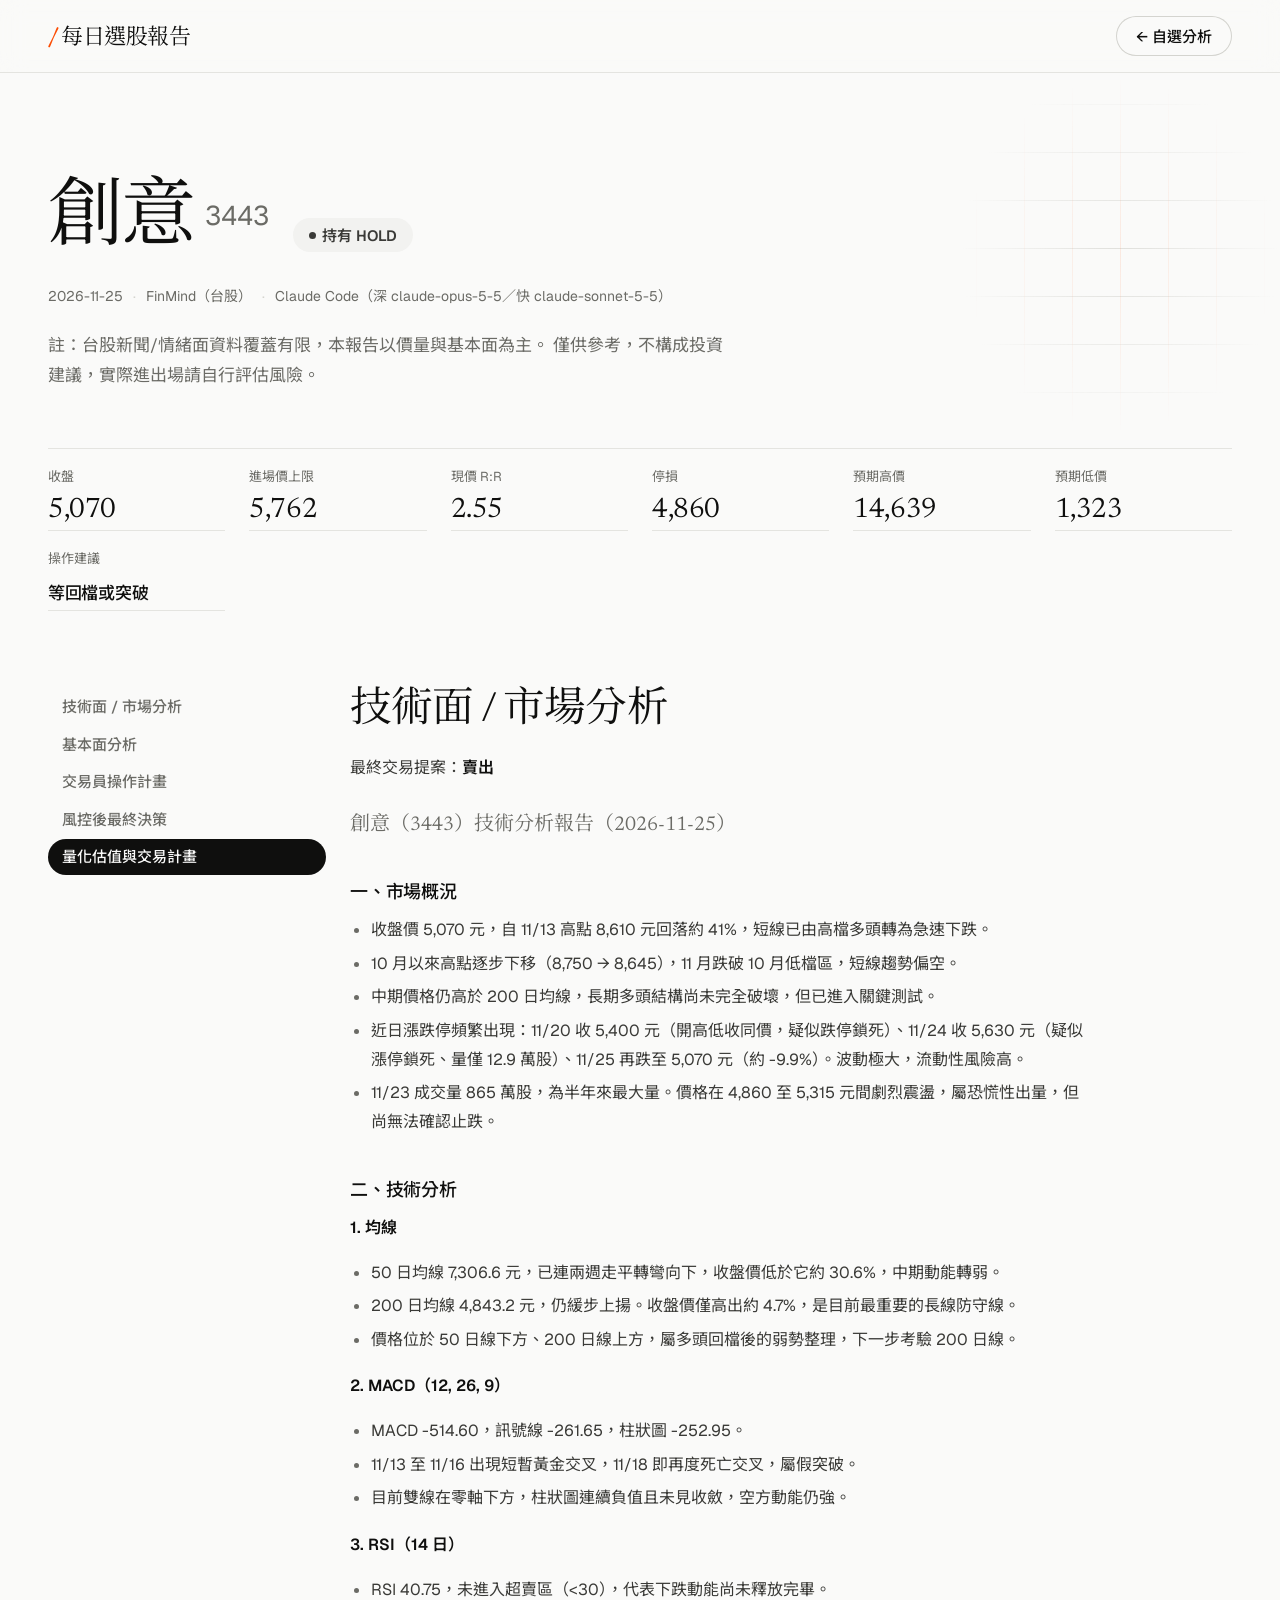
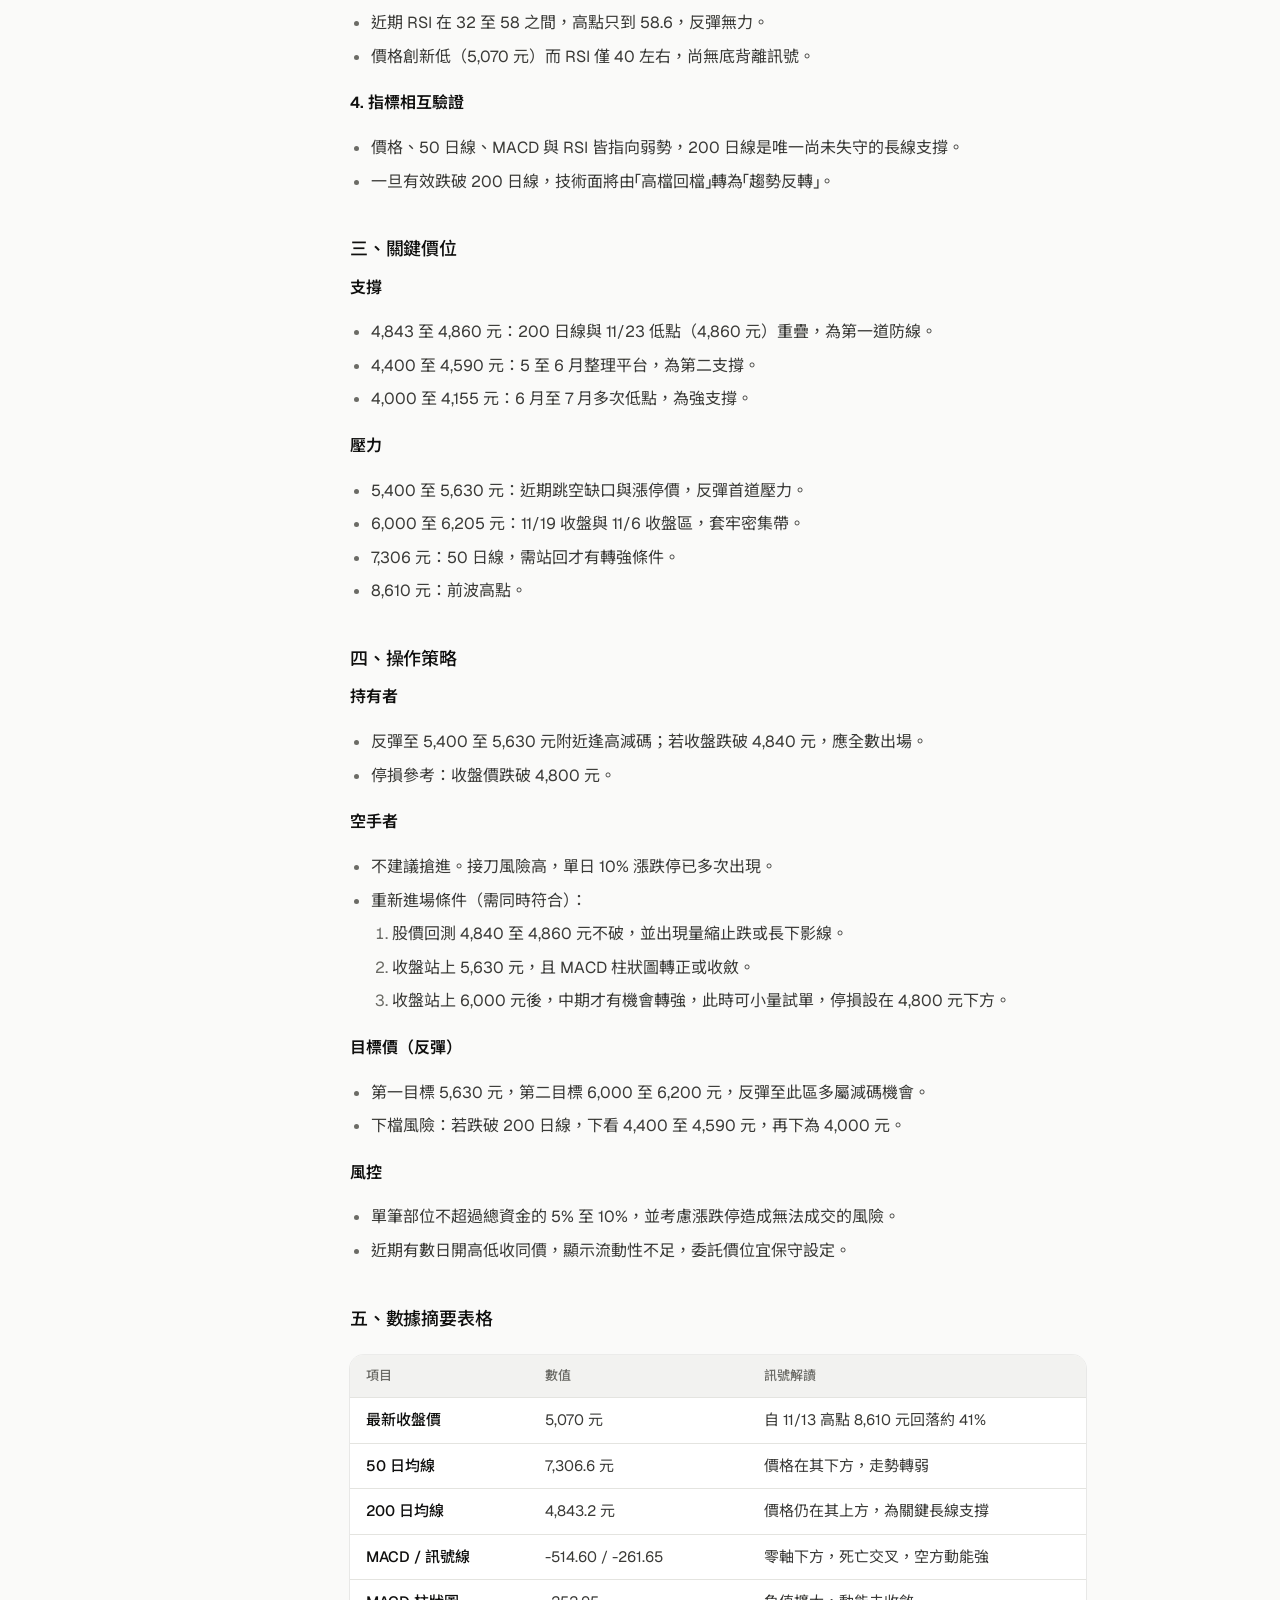
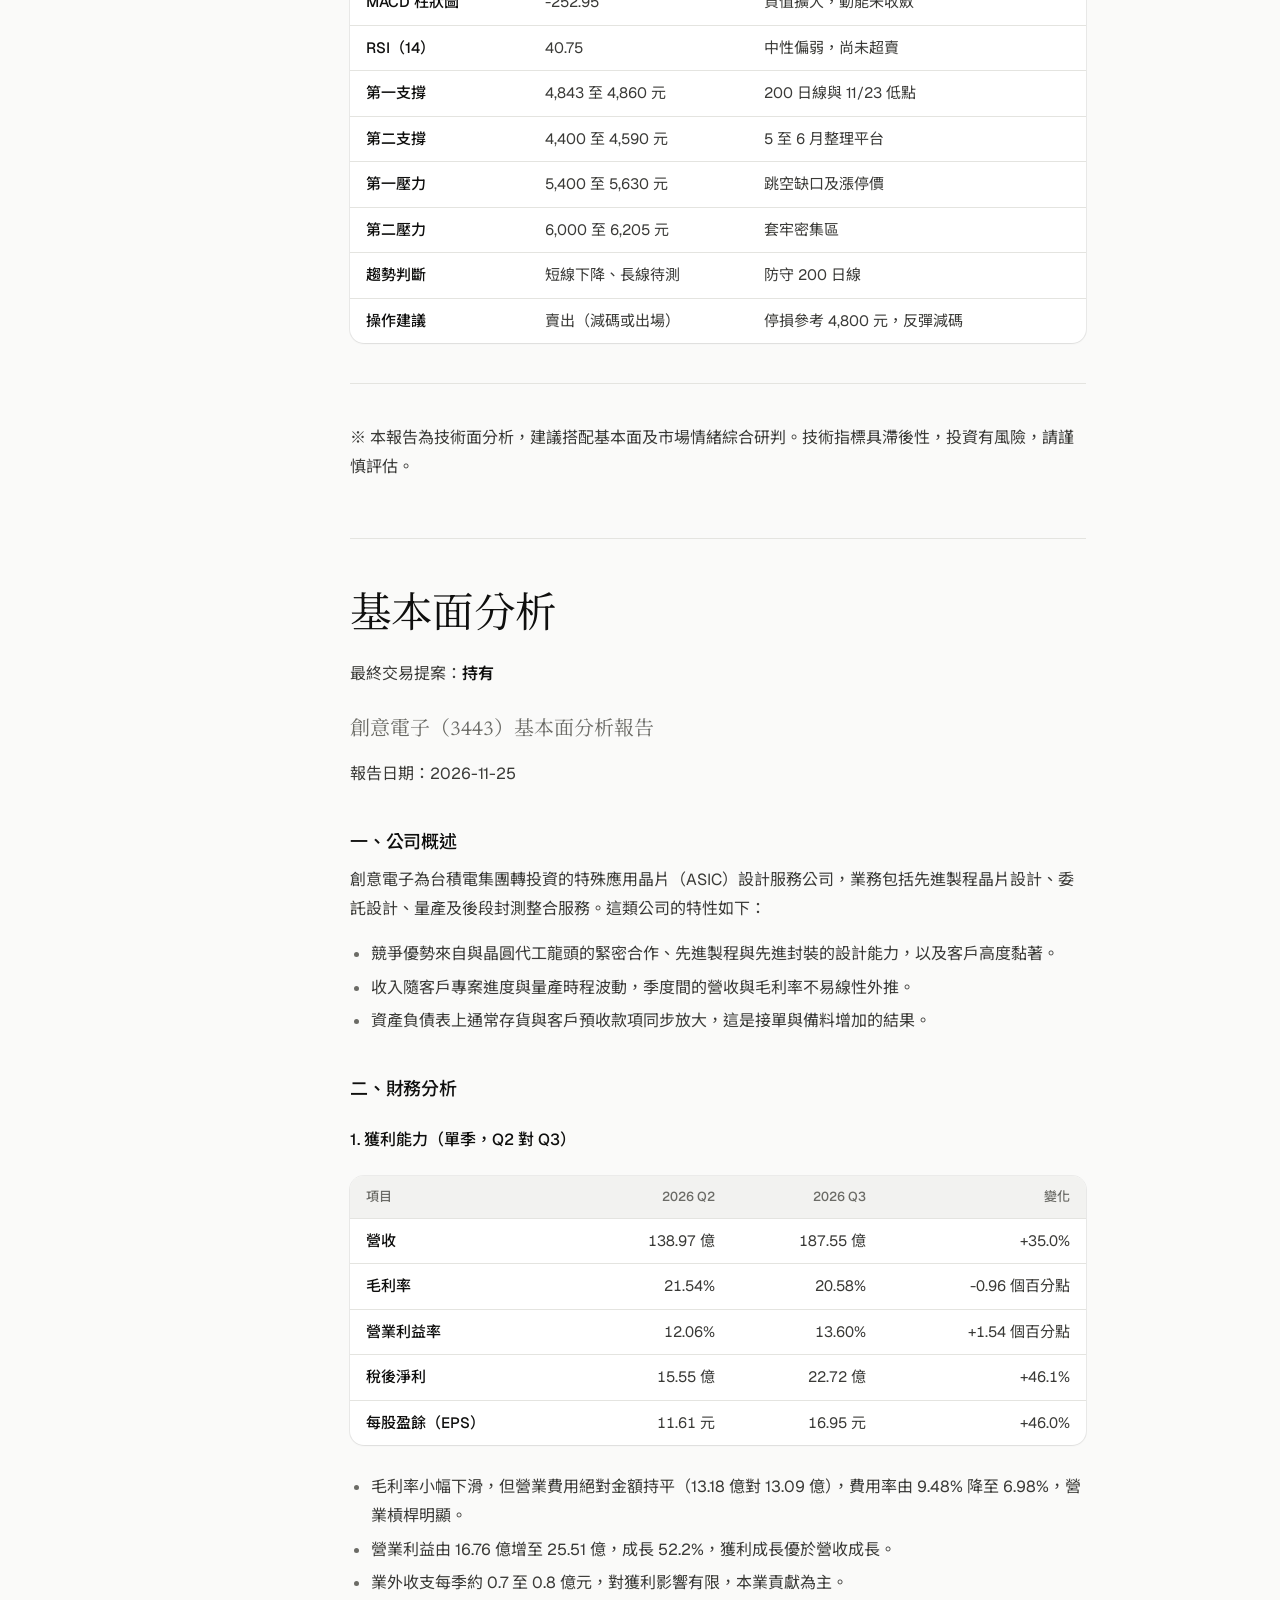
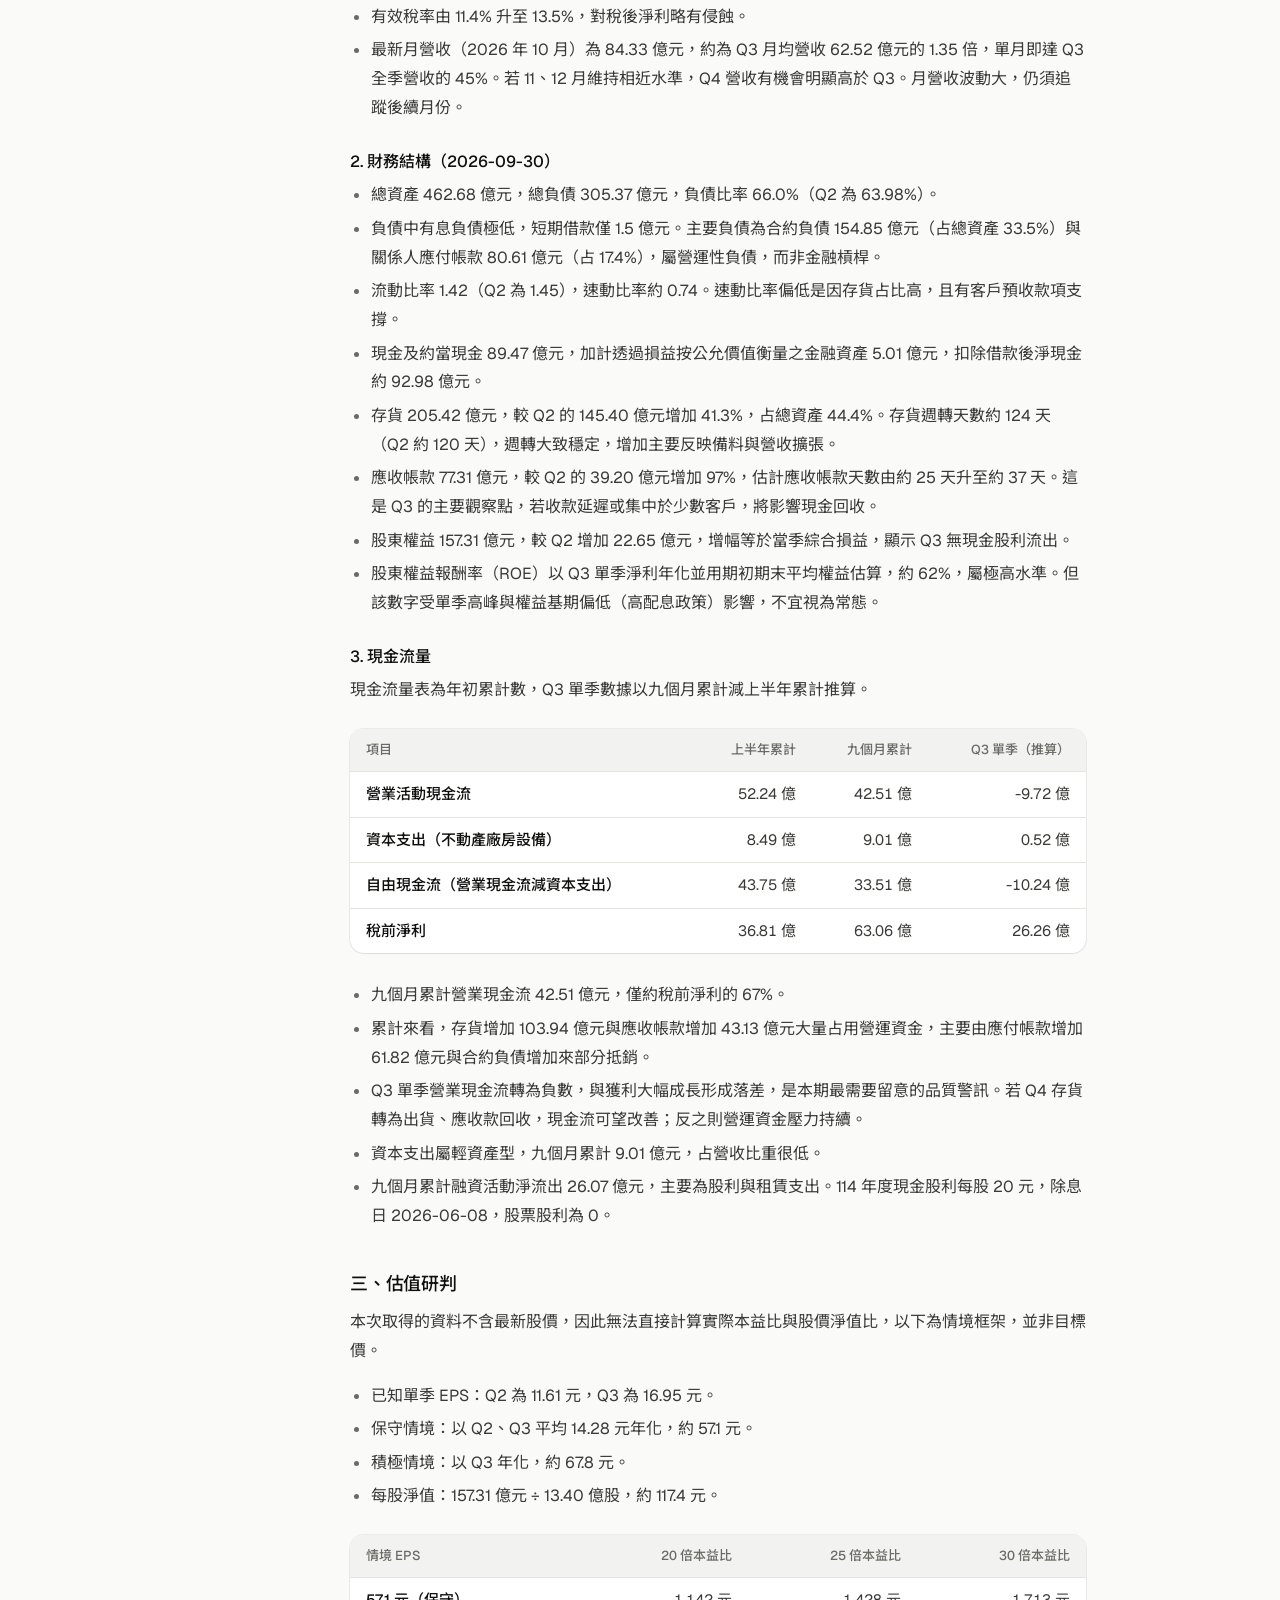
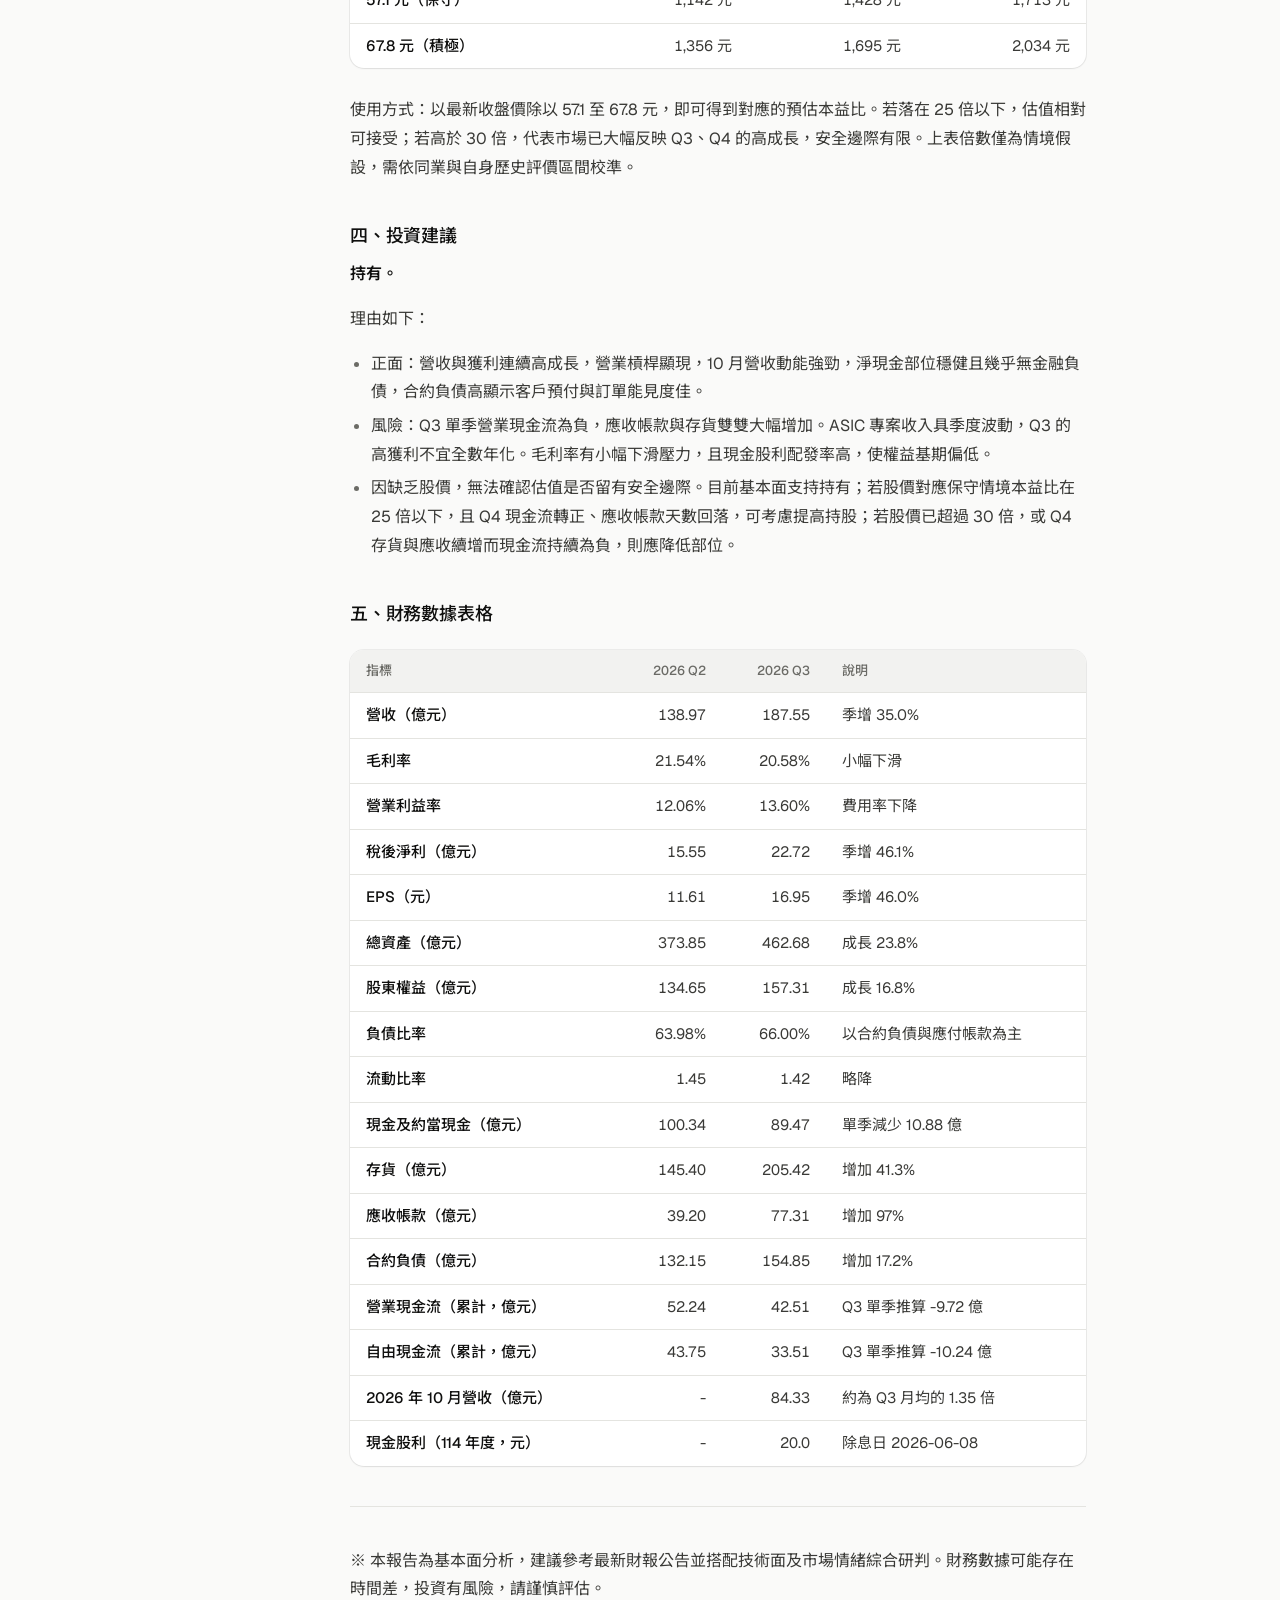
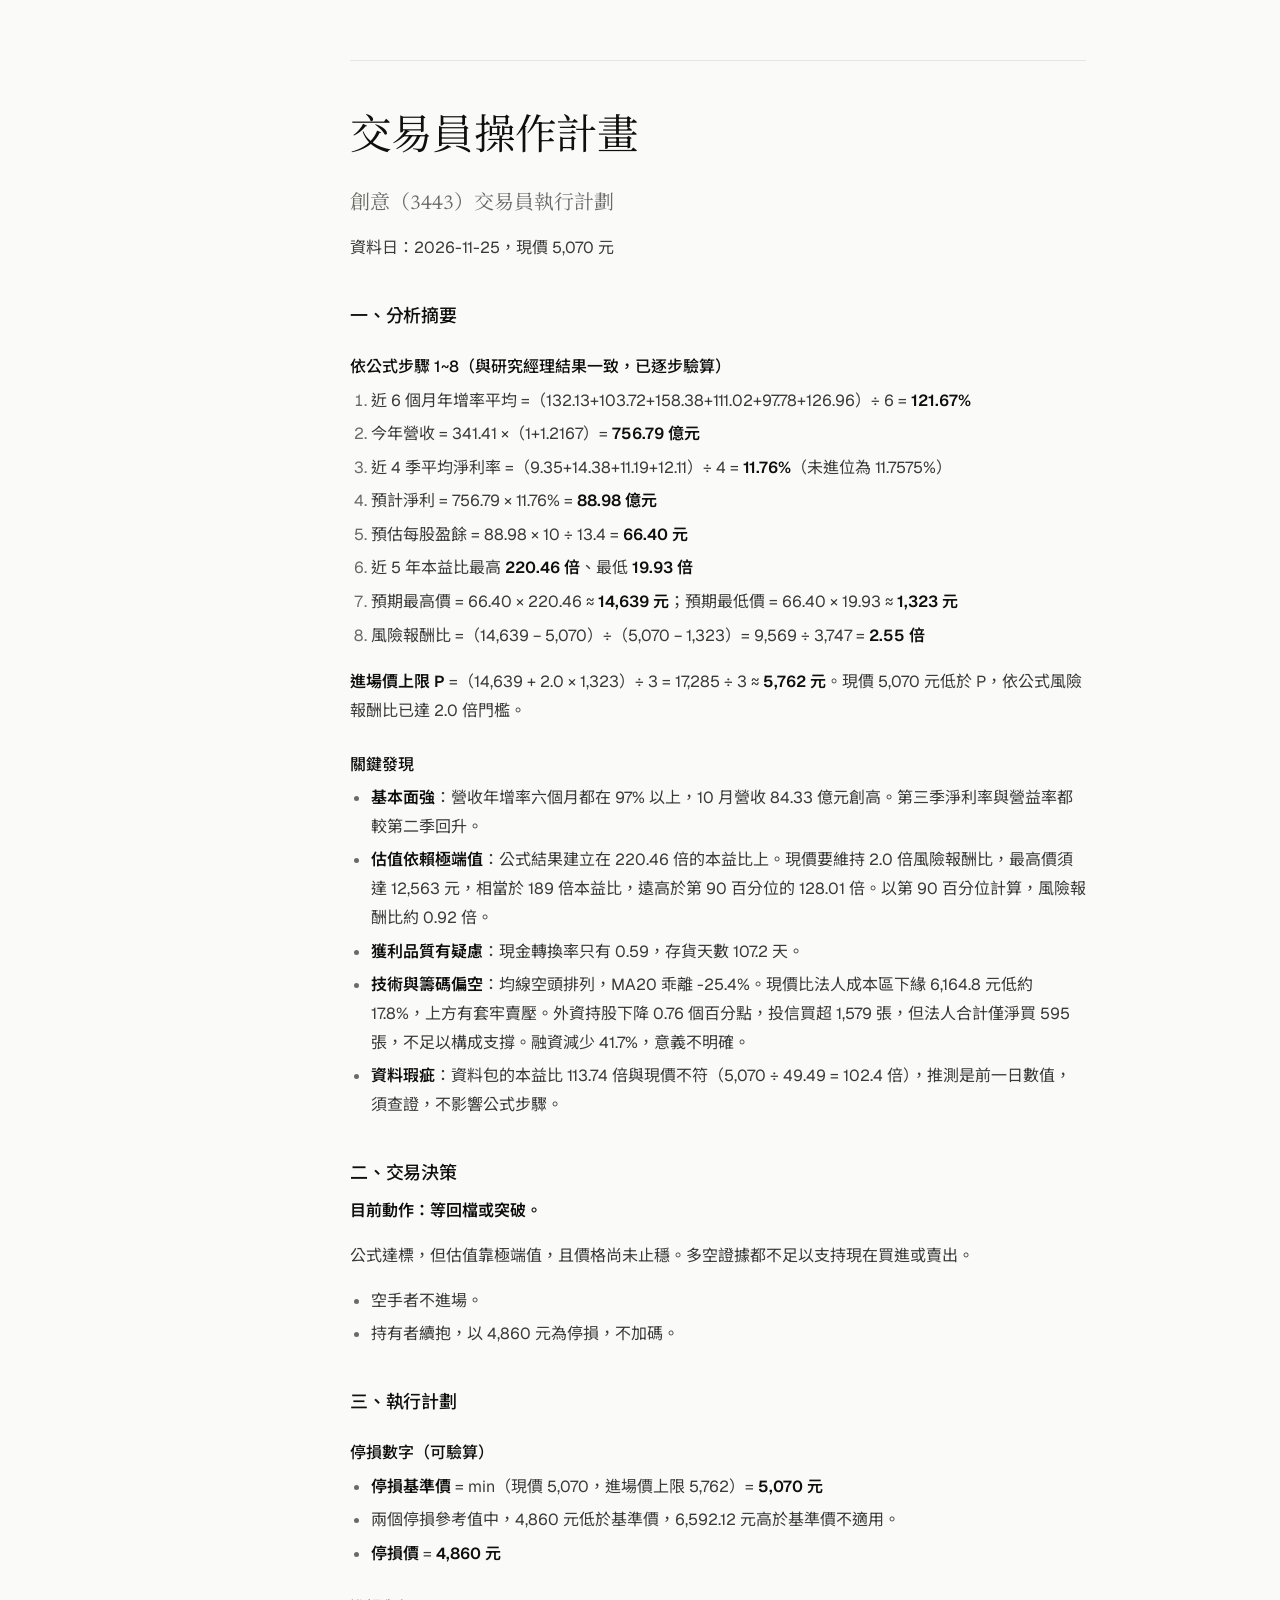
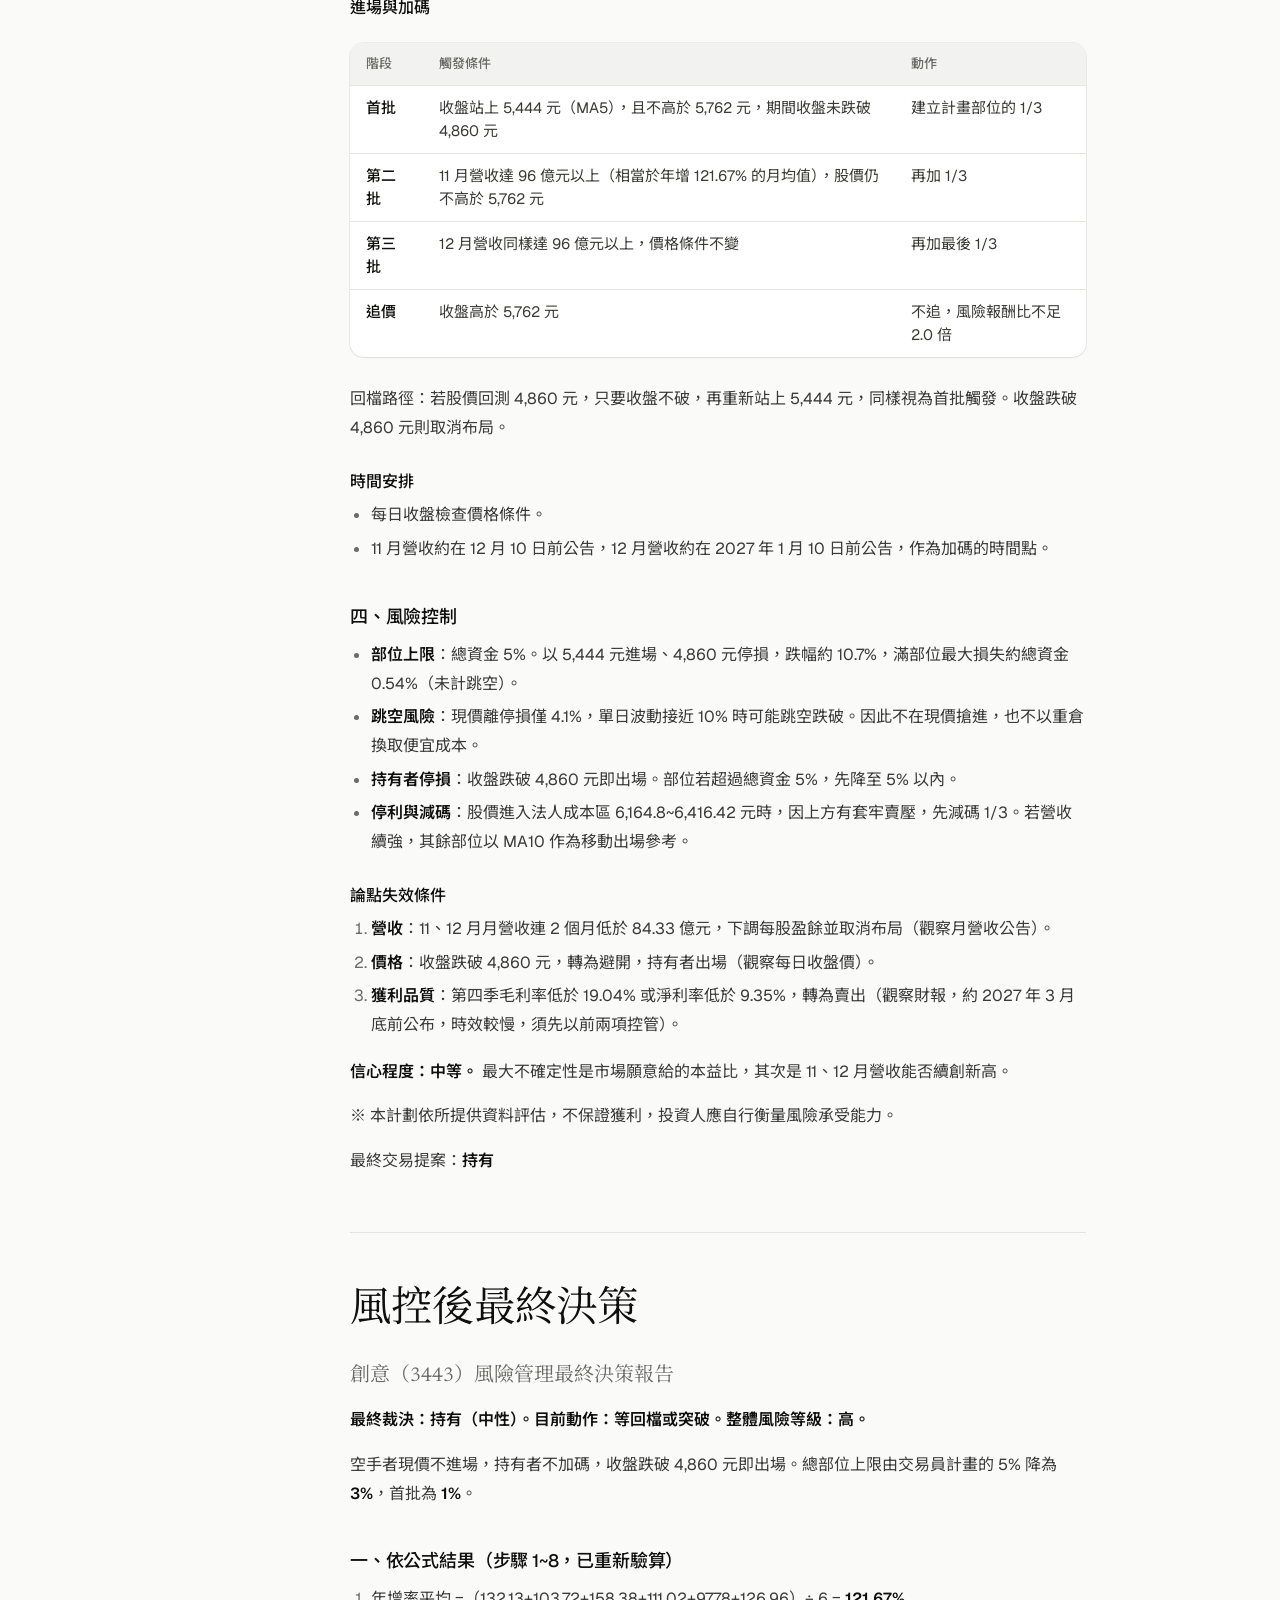
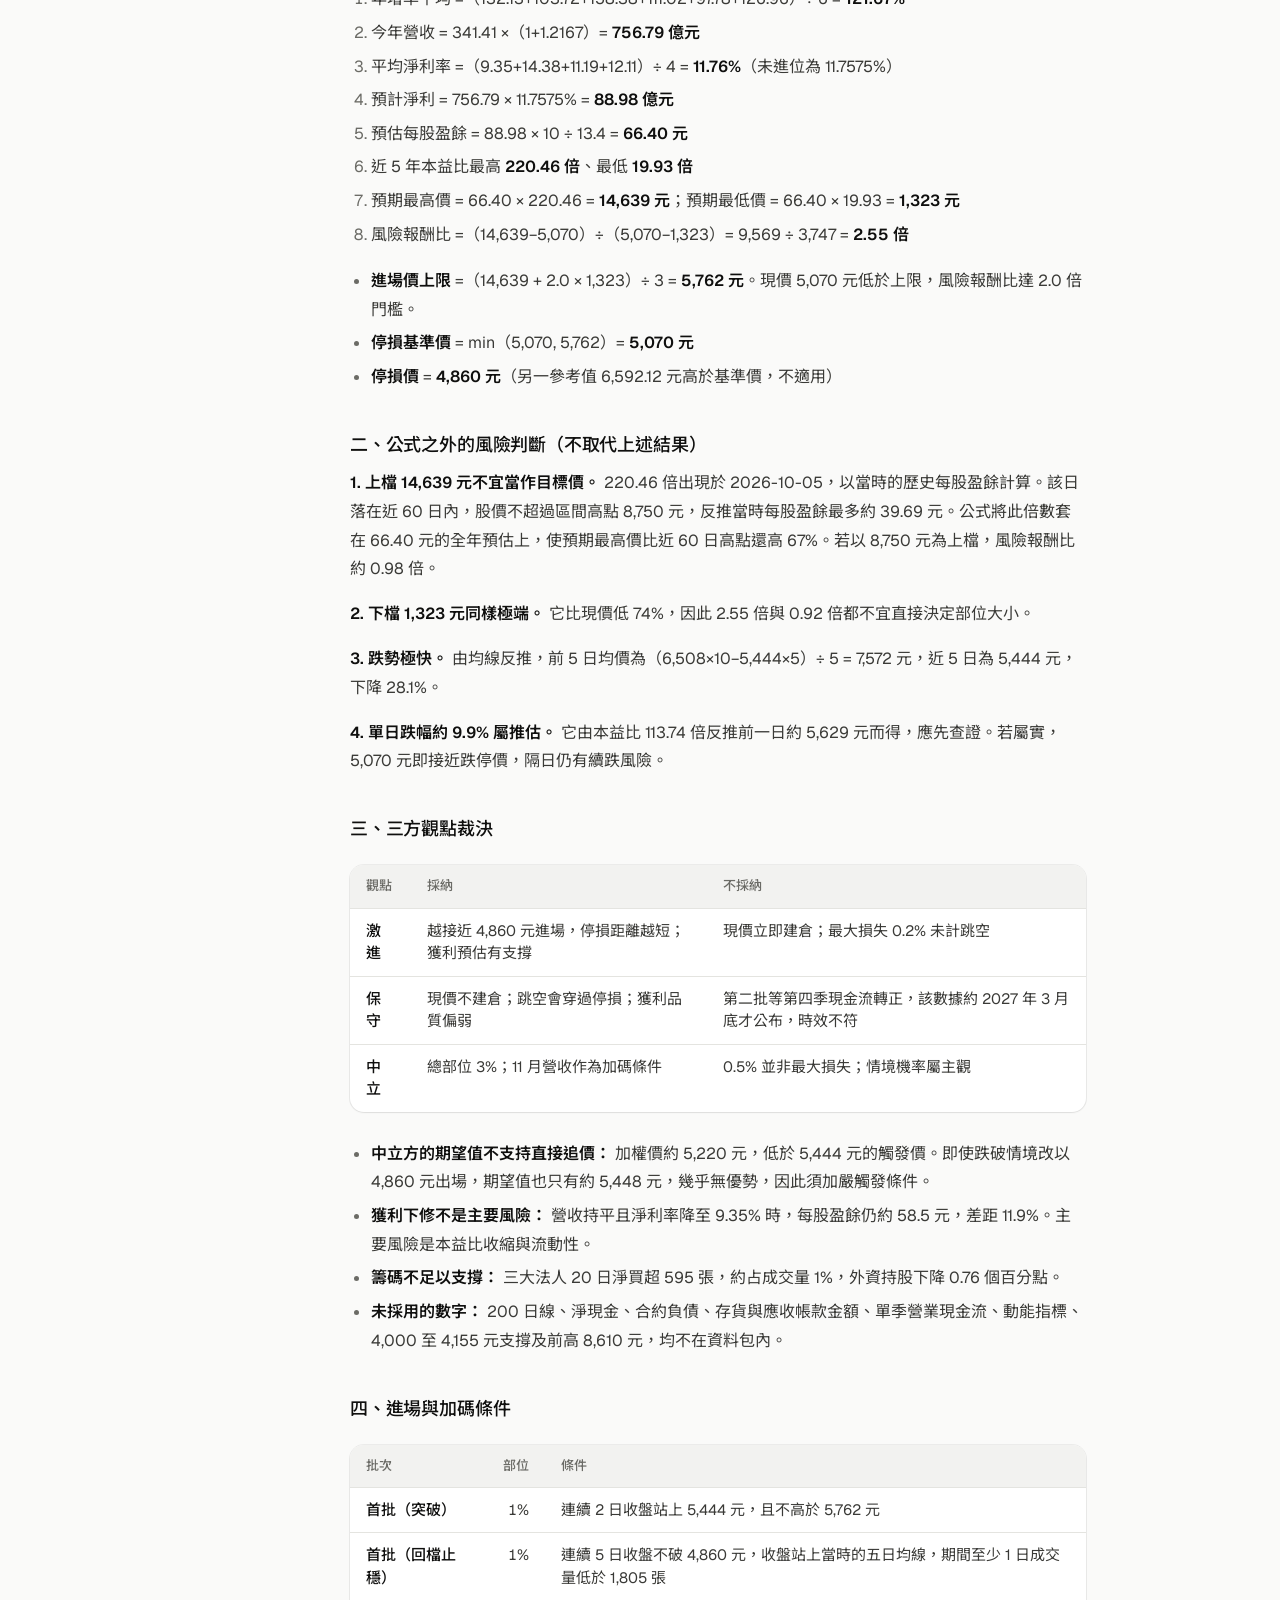
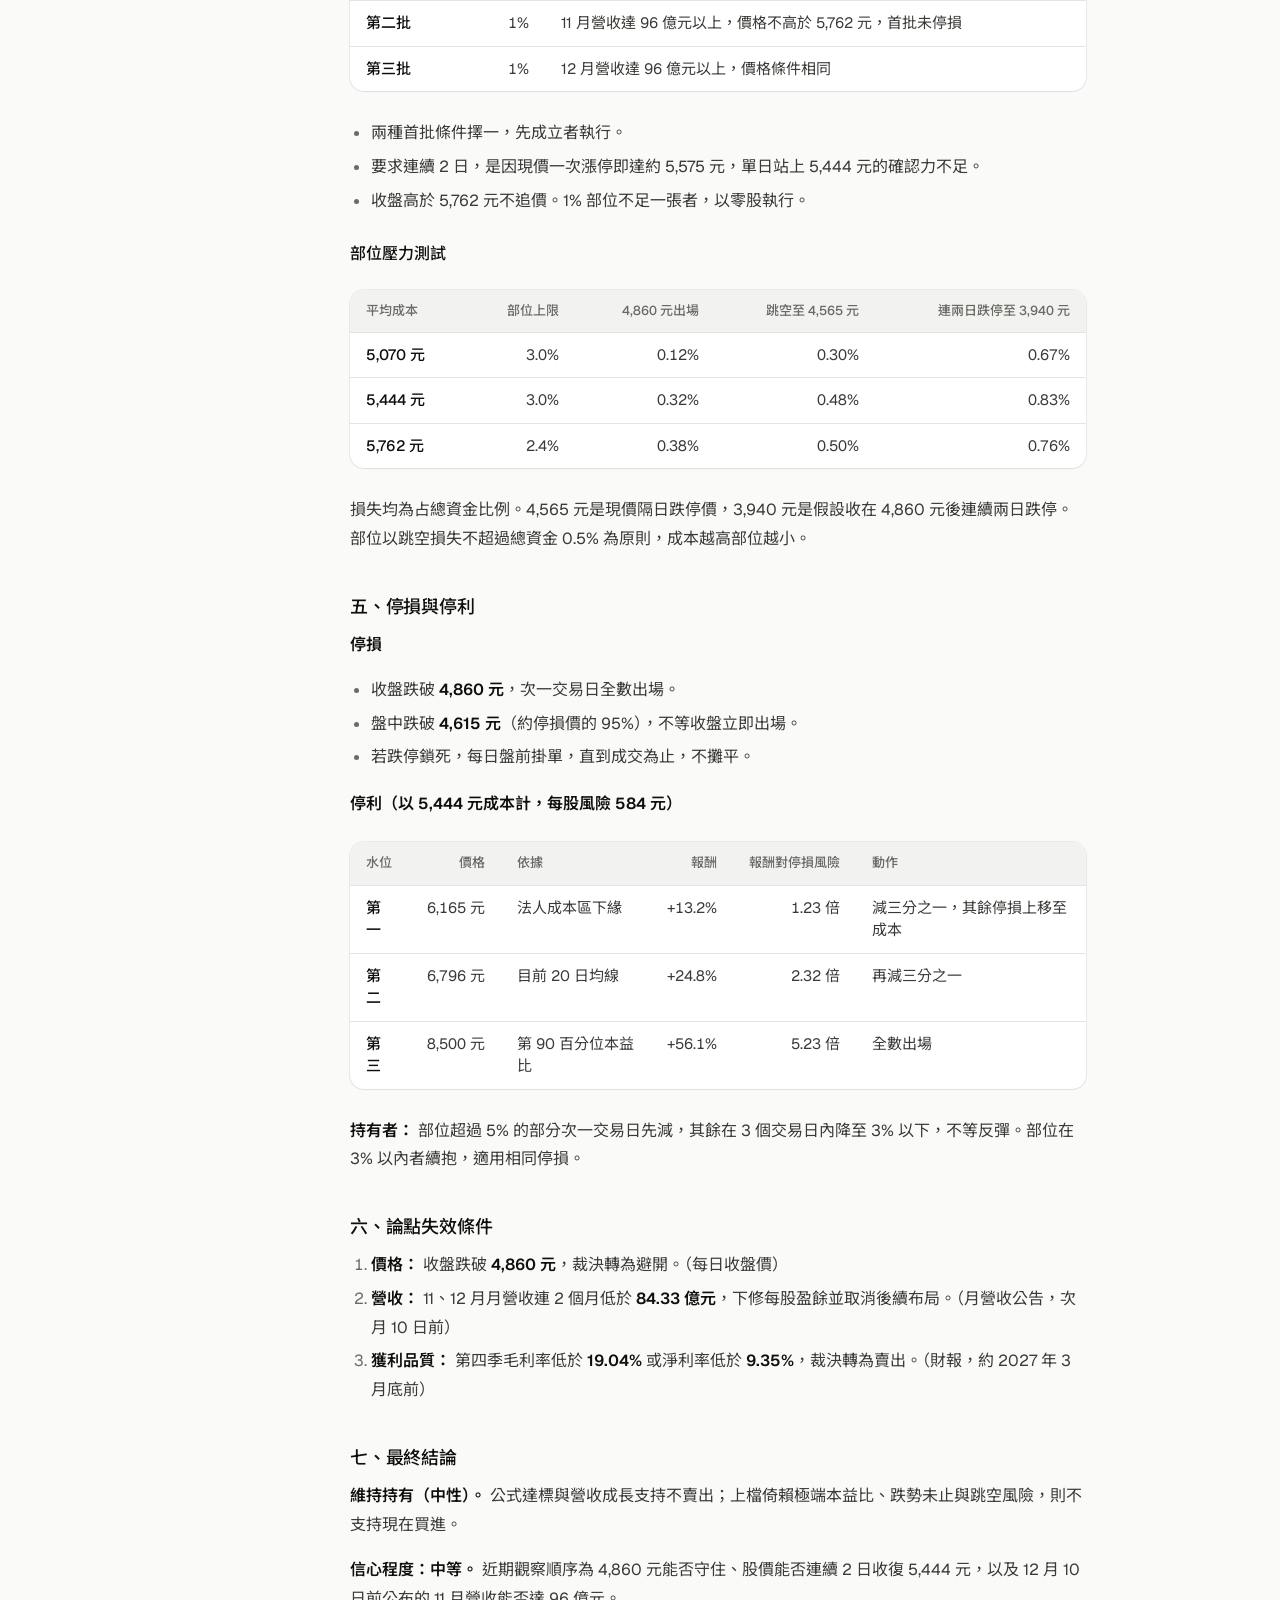
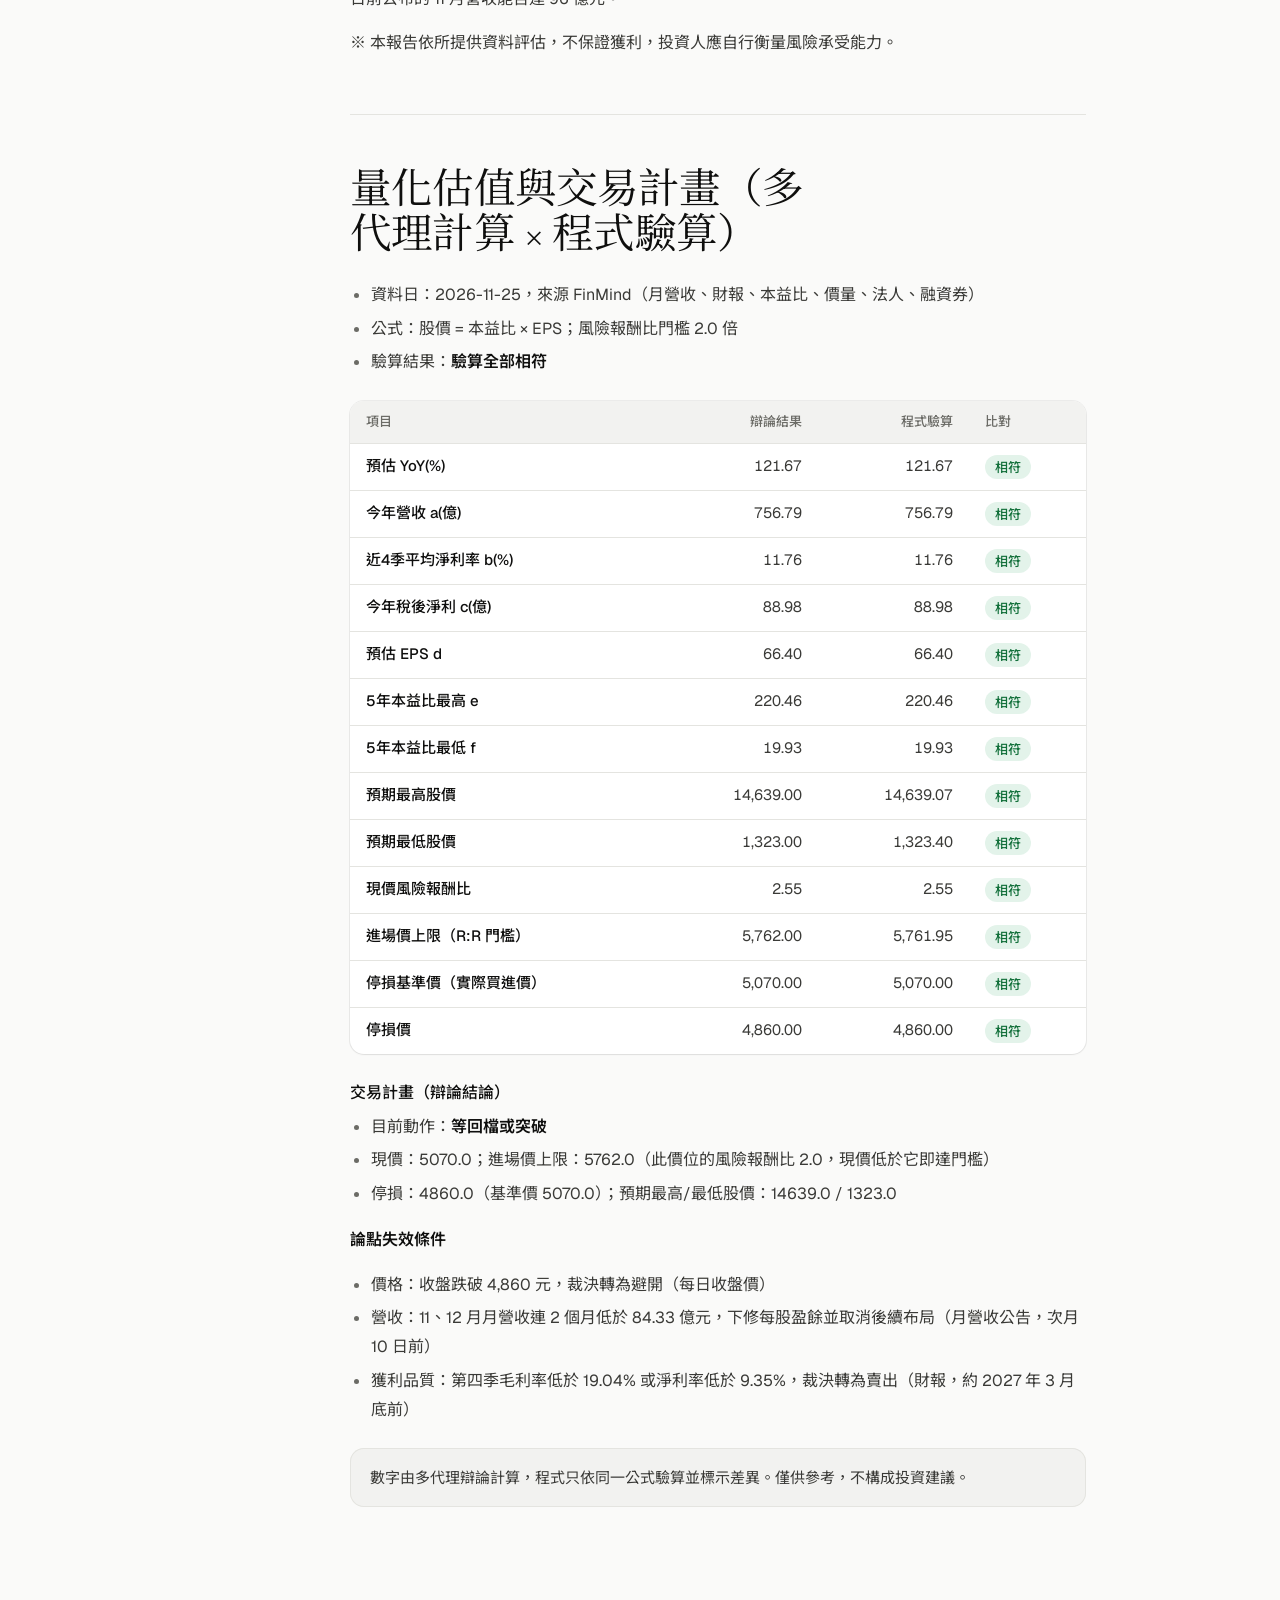
<file: manual/2026-11-25/3443.html>
<!doctype html>
<html lang="zh-Hant">
<head>
<meta charset="utf-8">
<meta name="viewport" content="width=device-width, initial-scale=1">
<title>創意 3443 · 每日選股報告</title>
<meta name="description" content="創意（3443）分析報告">
<link rel="preconnect" href="https://fonts.googleapis.com">
<link rel="preconnect" href="https://fonts.gstatic.com" crossorigin>
<link rel="stylesheet" href="https://fonts.googleapis.com/css2?family=Fraunces:opsz,wght@9..144,400..500&family=Newsreader:opsz,wght@6..72,400;6..72,500&family=Geist:wght@400;500;600&family=Geist+Mono:wght@400;500&family=Noto+Sans+TC:wght@400;500;600&family=Noto+Serif+TC:wght@400;500&display=swap">
<link rel="stylesheet" href="../../assets/report.css">
</head>
<body>
<header class="nav"><div class="wrap nav__in">
<a class="brand" href="../../index.html"><span class="brand__slash">/</span>每日選股報告</a>
<a class="btn btn--line" href="index.html">← 自選分析</a>
</div></header>
<main>
<section class="hero"><div class="wrap">
<div class="hero__head"><h1>創意<span class="hero__id">3443</span></h1><span class="tag decision">持有 HOLD</span></div>
<p class="hero__meta"><span>2026-11-25</span><span class="dot">·</span><span>FinMind（台股）</span><span class="dot">·</span><span>Claude Code（深 claude-opus-5-5／快 claude-sonnet-5-5）</span></p>
<p class="lead">註：台股新聞/情緒面資料覆蓋有限，本報告以價量與基本面為主。
僅供參考，不構成投資建議，實際進出場請自行評估風險。</p>
<dl class="stats"><div><dt>收盤</dt><dd>5,070</dd></div><div><dt>進場價上限</dt><dd>5,762</dd></div><div><dt>現價 R:R</dt><dd>2.55</dd></div><div><dt>停損</dt><dd>4,860</dd></div><div><dt>預期高價</dt><dd>14,639</dd></div><div><dt>預期低價</dt><dd>1,323</dd></div><div><dt>操作建議</dt><dd class="text">等回檔或突破</dd></div></dl>
</div></section><div class="wrap doc"><nav class="toc" aria-label="章節"><ol><li><a href="#s1">技術面 / 市場分析</a></li><li><a href="#s2">基本面分析</a></li><li><a href="#s3">交易員操作計畫</a></li><li><a href="#s4">風控後最終決策</a></li><li><a href="#s5">量化估值與交易計畫</a></li></ol></nav><article class="prose"><section class="sec" id="s1"><h2>技術面 / 市場分析</h2>
<p>最終交易提案：<strong>賣出</strong></p>
<p class="sec-sub">創意（3443）技術分析報告（2026-11-25）</p>
<h3>一、市場概況</h3>
<ul>
<li>收盤價 5,070 元，自 11/13 高點 8,610 元回落約 41%，短線已由高檔多頭轉為急速下跌。</li>
<li>10 月以來高點逐步下移（8,750 → 8,645），11 月跌破 10 月低檔區，短線趨勢偏空。</li>
<li>中期價格仍高於 200 日均線，長期多頭結構尚未完全破壞，但已進入關鍵測試。</li>
<li>近日漲跌停頻繁出現：11/20 收 5,400 元（開高低收同價，疑似跌停鎖死）、11/24 收 5,630 元（疑似漲停鎖死、量僅 12.9 萬股）、11/25 再跌至 5,070 元（約 -9.9%）。波動極大，流動性風險高。</li>
<li>11/23 成交量 865 萬股，為半年來最大量。價格在 4,860 至 5,315 元間劇烈震盪，屬恐慌性出量，但尚無法確認止跌。</li>
</ul>
<h3>二、技術分析</h3>
<p><strong>1. 均線</strong></p>
<ul>
<li>50 日均線 7,306.6 元，已連兩週走平轉彎向下，收盤價低於它約 30.6%，中期動能轉弱。</li>
<li>200 日均線 4,843.2 元，仍緩步上揚。收盤價僅高出約 4.7%，是目前最重要的長線防守線。</li>
<li>價格位於 50 日線下方、200 日線上方，屬多頭回檔後的弱勢整理，下一步考驗 200 日線。</li>
</ul>
<p><strong>2. MACD（12, 26, 9）</strong></p>
<ul>
<li>MACD -514.60，訊號線 -261.65，柱狀圖 -252.95。</li>
<li>11/13 至 11/16 出現短暫黃金交叉，11/18 即再度死亡交叉，屬假突破。</li>
<li>目前雙線在零軸下方，柱狀圖連續負值且未見收斂，空方動能仍強。</li>
</ul>
<p><strong>3. RSI（14 日）</strong></p>
<ul>
<li>RSI 40.75，未進入超賣區（&lt;30），代表下跌動能尚未釋放完畢。</li>
<li>近期 RSI 在 32 至 58 之間，高點只到 58.6，反彈無力。</li>
<li>價格創新低（5,070 元）而 RSI 僅 40 左右，尚無底背離訊號。</li>
</ul>
<p><strong>4. 指標相互驗證</strong></p>
<ul>
<li>價格、50 日線、MACD 與 RSI 皆指向弱勢，200 日線是唯一尚未失守的長線支撐。</li>
<li>一旦有效跌破 200 日線，技術面將由「高檔回檔」轉為「趨勢反轉」。</li>
</ul>
<h3>三、關鍵價位</h3>
<p><strong>支撐</strong></p>
<ul>
<li>4,843 至 4,860 元：200 日線與 11/23 低點（4,860 元）重疊，為第一道防線。</li>
<li>4,400 至 4,590 元：5 至 6 月整理平台，為第二支撐。</li>
<li>4,000 至 4,155 元：6 月至 7 月多次低點，為強支撐。</li>
</ul>
<p><strong>壓力</strong></p>
<ul>
<li>5,400 至 5,630 元：近期跳空缺口與漲停價，反彈首道壓力。</li>
<li>6,000 至 6,205 元：11/19 收盤與 11/6 收盤區，套牢密集帶。</li>
<li>7,306 元：50 日線，需站回才有轉強條件。</li>
<li>8,610 元：前波高點。</li>
</ul>
<h3>四、操作策略</h3>
<p><strong>持有者</strong></p>
<ul>
<li>反彈至 5,400 至 5,630 元附近逢高減碼；若收盤跌破 4,840 元，應全數出場。</li>
<li>停損參考：收盤價跌破 4,800 元。</li>
</ul>
<p><strong>空手者</strong></p>
<ul>
<li>不建議搶進。接刀風險高，單日 10% 漲跌停已多次出現。</li>
<li>重新進場條件（需同時符合）：
<ol>
<li>股價回測 4,840 至 4,860 元不破，並出現量縮止跌或長下影線。</li>
<li>收盤站上 5,630 元，且 MACD 柱狀圖轉正或收斂。</li>
<li>收盤站上 6,000 元後，中期才有機會轉強，此時可小量試單，停損設在 4,800 元下方。</li>
</ol>
</li>
</ul>
<p><strong>目標價（反彈）</strong></p>
<ul>
<li>第一目標 5,630 元，第二目標 6,000 至 6,200 元，反彈至此區多屬減碼機會。</li>
<li>下檔風險：若跌破 200 日線，下看 4,400 至 4,590 元，再下為 4,000 元。</li>
</ul>
<p><strong>風控</strong></p>
<ul>
<li>單筆部位不超過總資金的 5% 至 10%，並考慮漲跌停造成無法成交的風險。</li>
<li>近期有數日開高低收同價，顯示流動性不足，委託價位宜保守設定。</li>
</ul>
<h3>五、數據摘要表格</h3>
<div class="tbl"><table>
<thead>
<tr>
<th>項目</th>
<th>數值</th>
<th>訊號解讀</th>
</tr>
</thead>
<tbody>
<tr>
<td>最新收盤價</td>
<td>5,070 元</td>
<td>自 11/13 高點 8,610 元回落約 41%</td>
</tr>
<tr>
<td>50 日均線</td>
<td>7,306.6 元</td>
<td>價格在其下方，走勢轉弱</td>
</tr>
<tr>
<td>200 日均線</td>
<td>4,843.2 元</td>
<td>價格仍在其上方，為關鍵長線支撐</td>
</tr>
<tr>
<td>MACD / 訊號線</td>
<td>-514.60 / -261.65</td>
<td>零軸下方，死亡交叉，空方動能強</td>
</tr>
<tr>
<td>MACD 柱狀圖</td>
<td>-252.95</td>
<td>負值擴大，動能未收斂</td>
</tr>
<tr>
<td>RSI（14）</td>
<td>40.75</td>
<td>中性偏弱，尚未超賣</td>
</tr>
<tr>
<td>第一支撐</td>
<td>4,843 至 4,860 元</td>
<td>200 日線與 11/23 低點</td>
</tr>
<tr>
<td>第二支撐</td>
<td>4,400 至 4,590 元</td>
<td>5 至 6 月整理平台</td>
</tr>
<tr>
<td>第一壓力</td>
<td>5,400 至 5,630 元</td>
<td>跳空缺口及漲停價</td>
</tr>
<tr>
<td>第二壓力</td>
<td>6,000 至 6,205 元</td>
<td>套牢密集區</td>
</tr>
<tr>
<td>趨勢判斷</td>
<td>短線下降、長線待測</td>
<td>防守 200 日線</td>
</tr>
<tr>
<td>操作建議</td>
<td>賣出（減碼或出場）</td>
<td>停損參考 4,800 元，反彈減碼</td>
</tr>
</tbody>
</table></div>
<hr />
<p>※ 本報告為技術面分析，建議搭配基本面及市場情緒綜合研判。技術指標具滯後性，投資有風險，請謹慎評估。</p>
</section><section class="sec" id="s2"><h2>基本面分析</h2>
<p>最終交易提案：<strong>持有</strong></p>
<p class="sec-sub">創意電子（3443）基本面分析報告</p>
<p>報告日期：2026-11-25</p>
<h3>一、公司概述</h3>
<p>創意電子為台積電集團轉投資的特殊應用晶片（ASIC）設計服務公司，業務包括先進製程晶片設計、委託設計、量產及後段封測整合服務。這類公司的特性如下：</p>
<ul>
<li>競爭優勢來自與晶圓代工龍頭的緊密合作、先進製程與先進封裝的設計能力，以及客戶高度黏著。</li>
<li>收入隨客戶專案進度與量產時程波動，季度間的營收與毛利率不易線性外推。</li>
<li>資產負債表上通常存貨與客戶預收款項同步放大，這是接單與備料增加的結果。</li>
</ul>
<h3>二、財務分析</h3>
<h4>1. 獲利能力（單季，Q2 對 Q3）</h4>
<div class="tbl"><table>
<thead>
<tr>
<th>項目</th>
<th class="n">2026 Q2</th>
<th class="n">2026 Q3</th>
<th class="n">變化</th>
</tr>
</thead>
<tbody>
<tr>
<td>營收</td>
<td class="n">138.97 億</td>
<td class="n">187.55 億</td>
<td class="n">+35.0%</td>
</tr>
<tr>
<td>毛利率</td>
<td class="n">21.54%</td>
<td class="n">20.58%</td>
<td class="n">-0.96 個百分點</td>
</tr>
<tr>
<td>營業利益率</td>
<td class="n">12.06%</td>
<td class="n">13.60%</td>
<td class="n">+1.54 個百分點</td>
</tr>
<tr>
<td>稅後淨利</td>
<td class="n">15.55 億</td>
<td class="n">22.72 億</td>
<td class="n">+46.1%</td>
</tr>
<tr>
<td>每股盈餘（EPS）</td>
<td class="n">11.61 元</td>
<td class="n">16.95 元</td>
<td class="n">+46.0%</td>
</tr>
</tbody>
</table></div>
<ul>
<li>毛利率小幅下滑，但營業費用絕對金額持平（13.18 億對 13.09 億），費用率由 9.48% 降至 6.98%，營業槓桿明顯。</li>
<li>營業利益由 16.76 億增至 25.51 億，成長 52.2%，獲利成長優於營收成長。</li>
<li>業外收支每季約 0.7 至 0.8 億元，對獲利影響有限，本業貢獻為主。</li>
<li>有效稅率由 11.4% 升至 13.5%，對稅後淨利略有侵蝕。</li>
<li>最新月營收（2026 年 10 月）為 84.33 億元，約為 Q3 月均營收 62.52 億元的 1.35 倍，單月即達 Q3 全季營收的 45%。若 11、12 月維持相近水準，Q4 營收有機會明顯高於 Q3。月營收波動大，仍須追蹤後續月份。</li>
</ul>
<h4>2. 財務結構（2026-09-30）</h4>
<ul>
<li>總資產 462.68 億元，總負債 305.37 億元，負債比率 66.0%（Q2 為 63.98%）。</li>
<li>負債中有息負債極低，短期借款僅 1.5 億元。主要負債為合約負債 154.85 億元（占總資產 33.5%）與關係人應付帳款 80.61 億元（占 17.4%），屬營運性負債，而非金融槓桿。</li>
<li>流動比率 1.42（Q2 為 1.45），速動比率約 0.74。速動比率偏低是因存貨占比高，且有客戶預收款項支撐。</li>
<li>現金及約當現金 89.47 億元，加計透過損益按公允價值衡量之金融資產 5.01 億元，扣除借款後淨現金約 92.98 億元。</li>
<li>存貨 205.42 億元，較 Q2 的 145.40 億元增加 41.3%，占總資產 44.4%。存貨週轉天數約 124 天（Q2 約 120 天），週轉大致穩定，增加主要反映備料與營收擴張。</li>
<li>應收帳款 77.31 億元，較 Q2 的 39.20 億元增加 97%，估計應收帳款天數由約 25 天升至約 37 天。這是 Q3 的主要觀察點，若收款延遲或集中於少數客戶，將影響現金回收。</li>
<li>股東權益 157.31 億元，較 Q2 增加 22.65 億元，增幅等於當季綜合損益，顯示 Q3 無現金股利流出。</li>
<li>股東權益報酬率（ROE）以 Q3 單季淨利年化並用期初期末平均權益估算，約 62%，屬極高水準。但該數字受單季高峰與權益基期偏低（高配息政策）影響，不宜視為常態。</li>
</ul>
<h4>3. 現金流量</h4>
<p>現金流量表為年初累計數，Q3 單季數據以九個月累計減上半年累計推算。</p>
<div class="tbl"><table>
<thead>
<tr>
<th>項目</th>
<th class="n">上半年累計</th>
<th class="n">九個月累計</th>
<th class="n">Q3 單季（推算）</th>
</tr>
</thead>
<tbody>
<tr>
<td>營業活動現金流</td>
<td class="n">52.24 億</td>
<td class="n">42.51 億</td>
<td class="n">-9.72 億</td>
</tr>
<tr>
<td>資本支出（不動產廠房設備）</td>
<td class="n">8.49 億</td>
<td class="n">9.01 億</td>
<td class="n">0.52 億</td>
</tr>
<tr>
<td>自由現金流（營業現金流減資本支出）</td>
<td class="n">43.75 億</td>
<td class="n">33.51 億</td>
<td class="n">-10.24 億</td>
</tr>
<tr>
<td>稅前淨利</td>
<td class="n">36.81 億</td>
<td class="n">63.06 億</td>
<td class="n">26.26 億</td>
</tr>
</tbody>
</table></div>
<ul>
<li>九個月累計營業現金流 42.51 億元，僅約稅前淨利的 67%。</li>
<li>累計來看，存貨增加 103.94 億元與應收帳款增加 43.13 億元大量占用營運資金，主要由應付帳款增加 61.82 億元與合約負債增加來部分抵銷。</li>
<li>Q3 單季營業現金流轉為負數，與獲利大幅成長形成落差，是本期最需要留意的品質警訊。若 Q4 存貨轉為出貨、應收款回收，現金流可望改善；反之則營運資金壓力持續。</li>
<li>資本支出屬輕資產型，九個月累計 9.01 億元，占營收比重很低。</li>
<li>九個月累計融資活動淨流出 26.07 億元，主要為股利與租賃支出。114 年度現金股利每股 20 元，除息日 2026-06-08，股票股利為 0。</li>
</ul>
<h3>三、估值研判</h3>
<p>本次取得的資料不含最新股價，因此無法直接計算實際本益比與股價淨值比，以下為情境框架，並非目標價。</p>
<ul>
<li>已知單季 EPS：Q2 為 11.61 元，Q3 為 16.95 元。</li>
<li>保守情境：以 Q2、Q3 平均 14.28 元年化，約 57.1 元。</li>
<li>積極情境：以 Q3 年化，約 67.8 元。</li>
<li>每股淨值：157.31 億元 ÷ 13.40 億股，約 117.4 元。</li>
</ul>
<div class="tbl"><table>
<thead>
<tr>
<th>情境 EPS</th>
<th class="n">20 倍本益比</th>
<th class="n">25 倍本益比</th>
<th class="n">30 倍本益比</th>
</tr>
</thead>
<tbody>
<tr>
<td>57.1 元（保守）</td>
<td class="n">1,142 元</td>
<td class="n">1,428 元</td>
<td class="n">1,713 元</td>
</tr>
<tr>
<td>67.8 元（積極）</td>
<td class="n">1,356 元</td>
<td class="n">1,695 元</td>
<td class="n">2,034 元</td>
</tr>
</tbody>
</table></div>
<p>使用方式：以最新收盤價除以 57.1 至 67.8 元，即可得到對應的預估本益比。若落在 25 倍以下，估值相對可接受；若高於 30 倍，代表市場已大幅反映 Q3、Q4 的高成長，安全邊際有限。上表倍數僅為情境假設，需依同業與自身歷史評價區間校準。</p>
<h3>四、投資建議</h3>
<p><strong>持有。</strong></p>
<p>理由如下：</p>
<ul>
<li>正面：營收與獲利連續高成長，營業槓桿顯現，10 月營收動能強勁，淨現金部位穩健且幾乎無金融負債，合約負債高顯示客戶預付與訂單能見度佳。</li>
<li>風險：Q3 單季營業現金流為負，應收帳款與存貨雙雙大幅增加。ASIC 專案收入具季度波動，Q3 的高獲利不宜全數年化。毛利率有小幅下滑壓力，且現金股利配發率高，使權益基期偏低。</li>
<li>因缺乏股價，無法確認估值是否留有安全邊際。目前基本面支持持有；若股價對應保守情境本益比在 25 倍以下，且 Q4 現金流轉正、應收帳款天數回落，可考慮提高持股；若股價已超過 30 倍，或 Q4 存貨與應收續增而現金流持續為負，則應降低部位。</li>
</ul>
<h3>五、財務數據表格</h3>
<div class="tbl"><table>
<thead>
<tr>
<th>指標</th>
<th class="n">2026 Q2</th>
<th class="n">2026 Q3</th>
<th>說明</th>
</tr>
</thead>
<tbody>
<tr>
<td>營收（億元）</td>
<td class="n">138.97</td>
<td class="n">187.55</td>
<td>季增 35.0%</td>
</tr>
<tr>
<td>毛利率</td>
<td class="n">21.54%</td>
<td class="n">20.58%</td>
<td>小幅下滑</td>
</tr>
<tr>
<td>營業利益率</td>
<td class="n">12.06%</td>
<td class="n">13.60%</td>
<td>費用率下降</td>
</tr>
<tr>
<td>稅後淨利（億元）</td>
<td class="n">15.55</td>
<td class="n">22.72</td>
<td>季增 46.1%</td>
</tr>
<tr>
<td>EPS（元）</td>
<td class="n">11.61</td>
<td class="n">16.95</td>
<td>季增 46.0%</td>
</tr>
<tr>
<td>總資產（億元）</td>
<td class="n">373.85</td>
<td class="n">462.68</td>
<td>成長 23.8%</td>
</tr>
<tr>
<td>股東權益（億元）</td>
<td class="n">134.65</td>
<td class="n">157.31</td>
<td>成長 16.8%</td>
</tr>
<tr>
<td>負債比率</td>
<td class="n">63.98%</td>
<td class="n">66.00%</td>
<td>以合約負債與應付帳款為主</td>
</tr>
<tr>
<td>流動比率</td>
<td class="n">1.45</td>
<td class="n">1.42</td>
<td>略降</td>
</tr>
<tr>
<td>現金及約當現金（億元）</td>
<td class="n">100.34</td>
<td class="n">89.47</td>
<td>單季減少 10.88 億</td>
</tr>
<tr>
<td>存貨（億元）</td>
<td class="n">145.40</td>
<td class="n">205.42</td>
<td>增加 41.3%</td>
</tr>
<tr>
<td>應收帳款（億元）</td>
<td class="n">39.20</td>
<td class="n">77.31</td>
<td>增加 97%</td>
</tr>
<tr>
<td>合約負債（億元）</td>
<td class="n">132.15</td>
<td class="n">154.85</td>
<td>增加 17.2%</td>
</tr>
<tr>
<td>營業現金流（累計，億元）</td>
<td class="n">52.24</td>
<td class="n">42.51</td>
<td>Q3 單季推算 -9.72 億</td>
</tr>
<tr>
<td>自由現金流（累計，億元）</td>
<td class="n">43.75</td>
<td class="n">33.51</td>
<td>Q3 單季推算 -10.24 億</td>
</tr>
<tr>
<td>2026 年 10 月營收（億元）</td>
<td class="n">-</td>
<td class="n">84.33</td>
<td>約為 Q3 月均的 1.35 倍</td>
</tr>
<tr>
<td>現金股利（114 年度，元）</td>
<td class="n">-</td>
<td class="n">20.0</td>
<td>除息日 2026-06-08</td>
</tr>
</tbody>
</table></div>
<hr />
<p>※ 本報告為基本面分析，建議參考最新財報公告並搭配技術面及市場情緒綜合研判。財務數據可能存在時間差，投資有風險，請謹慎評估。</p>
</section><section class="sec" id="s3"><h2>交易員操作計畫</h2>
<p class="sec-sub">創意（3443）交易員執行計劃</p>
<p>資料日：2026-11-25，現價 5,070 元</p>
<h3>一、分析摘要</h3>
<h4>依公式步驟 1~8（與研究經理結果一致，已逐步驗算）</h4>
<ol>
<li>近 6 個月年增率平均 =（132.13+103.72+158.38+111.02+97.78+126.96）÷ 6 = <strong>121.67%</strong></li>
<li>今年營收 = 341.41 ×（1+1.2167）= <strong>756.79 億元</strong></li>
<li>近 4 季平均淨利率 =（9.35+14.38+11.19+12.11）÷ 4 = <strong>11.76%</strong>（未進位為 11.7575%）</li>
<li>預計淨利 = 756.79 × 11.76% = <strong>88.98 億元</strong></li>
<li>預估每股盈餘 = 88.98 × 10 ÷ 13.4 = <strong>66.40 元</strong></li>
<li>近 5 年本益比最高 <strong>220.46 倍</strong>、最低 <strong>19.93 倍</strong></li>
<li>預期最高價 = 66.40 × 220.46 ≈ <strong>14,639 元</strong>；預期最低價 = 66.40 × 19.93 ≈ <strong>1,323 元</strong></li>
<li>風險報酬比 =（14,639 − 5,070）÷（5,070 − 1,323）= 9,569 ÷ 3,747 = <strong>2.55 倍</strong></li>
</ol>
<p><strong>進場價上限 P</strong> =（14,639 + 2.0 × 1,323）÷ 3 = 17,285 ÷ 3 ≈ <strong>5,762 元</strong>。現價 5,070 元低於 P，依公式風險報酬比已達 2.0 倍門檻。</p>
<h4>關鍵發現</h4>
<ul>
<li><strong>基本面強</strong>：營收年增率六個月都在 97% 以上，10 月營收 84.33 億元創高。第三季淨利率與營益率都較第二季回升。</li>
<li><strong>估值依賴極端值</strong>：公式結果建立在 220.46 倍的本益比上。現價要維持 2.0 倍風險報酬比，最高價須達 12,563 元，相當於 189 倍本益比，遠高於第 90 百分位的 128.01 倍。以第 90 百分位計算，風險報酬比約 0.92 倍。</li>
<li><strong>獲利品質有疑慮</strong>：現金轉換率只有 0.59，存貨天數 107.2 天。</li>
<li><strong>技術與籌碼偏空</strong>：均線空頭排列，MA20 乖離 -25.4%。現價比法人成本區下緣 6,164.8 元低約 17.8%，上方有套牢賣壓。外資持股下降 0.76 個百分點，投信買超 1,579 張，但法人合計僅淨買 595 張，不足以構成支撐。融資減少 41.7%，意義不明確。</li>
<li><strong>資料瑕疵</strong>：資料包的本益比 113.74 倍與現價不符（5,070 ÷ 49.49 = 102.4 倍），推測是前一日數值，須查證，不影響公式步驟。</li>
</ul>
<h3>二、交易決策</h3>
<p><strong>目前動作：等回檔或突破。</strong></p>
<p>公式達標，但估值靠極端值，且價格尚未止穩。多空證據都不足以支持現在買進或賣出。</p>
<ul>
<li>空手者不進場。</li>
<li>持有者續抱，以 4,860 元為停損，不加碼。</li>
</ul>
<h3>三、執行計劃</h3>
<h4>停損數字（可驗算）</h4>
<ul>
<li><strong>停損基準價</strong> = min（現價 5,070，進場價上限 5,762）= <strong>5,070 元</strong></li>
<li>兩個停損參考值中，4,860 元低於基準價，6,592.12 元高於基準價不適用。</li>
<li><strong>停損價</strong> = <strong>4,860 元</strong></li>
</ul>
<h4>進場與加碼</h4>
<div class="tbl"><table>
<thead>
<tr>
<th>階段</th>
<th>觸發條件</th>
<th>動作</th>
</tr>
</thead>
<tbody>
<tr>
<td>首批</td>
<td>收盤站上 5,444 元（MA5），且不高於 5,762 元，期間收盤未跌破 4,860 元</td>
<td>建立計畫部位的 1/3</td>
</tr>
<tr>
<td>第二批</td>
<td>11 月營收達 96 億元以上（相當於年增 121.67% 的月均值），股價仍不高於 5,762 元</td>
<td>再加 1/3</td>
</tr>
<tr>
<td>第三批</td>
<td>12 月營收同樣達 96 億元以上，價格條件不變</td>
<td>再加最後 1/3</td>
</tr>
<tr>
<td>追價</td>
<td>收盤高於 5,762 元</td>
<td>不追，風險報酬比不足 2.0 倍</td>
</tr>
</tbody>
</table></div>
<p>回檔路徑：若股價回測 4,860 元，只要收盤不破，再重新站上 5,444 元，同樣視為首批觸發。收盤跌破 4,860 元則取消布局。</p>
<h4>時間安排</h4>
<ul>
<li>每日收盤檢查價格條件。</li>
<li>11 月營收約在 12 月 10 日前公告，12 月營收約在 2027 年 1 月 10 日前公告，作為加碼的時間點。</li>
</ul>
<h3>四、風險控制</h3>
<ul>
<li><strong>部位上限</strong>：總資金 5%。以 5,444 元進場、4,860 元停損，跌幅約 10.7%，滿部位最大損失約總資金 0.54%（未計跳空）。</li>
<li><strong>跳空風險</strong>：現價離停損僅 4.1%，單日波動接近 10% 時可能跳空跌破。因此不在現價搶進，也不以重倉換取便宜成本。</li>
<li><strong>持有者停損</strong>：收盤跌破 4,860 元即出場。部位若超過總資金 5%，先降至 5% 以內。</li>
<li><strong>停利與減碼</strong>：股價進入法人成本區 6,164.8~6,416.42 元時，因上方有套牢賣壓，先減碼 1/3。若營收續強，其餘部位以 MA10 作為移動出場參考。</li>
</ul>
<h4>論點失效條件</h4>
<ol>
<li><strong>營收</strong>：11、12 月月營收連 2 個月低於 84.33 億元，下調每股盈餘並取消布局（觀察月營收公告）。</li>
<li><strong>價格</strong>：收盤跌破 4,860 元，轉為避開，持有者出場（觀察每日收盤價）。</li>
<li><strong>獲利品質</strong>：第四季毛利率低於 19.04% 或淨利率低於 9.35%，轉為賣出（觀察財報，約 2027 年 3 月底前公布，時效較慢，須先以前兩項控管）。</li>
</ol>
<p><strong>信心程度：中等。</strong> 最大不確定性是市場願意給的本益比，其次是 11、12 月營收能否續創新高。</p>
<p>※ 本計劃依所提供資料評估，不保證獲利，投資人應自行衡量風險承受能力。</p>
<p>最終交易提案：<strong>持有</strong></p>
</section><section class="sec" id="s4"><h2>風控後最終決策</h2>
<p class="sec-sub">創意（3443）風險管理最終決策報告</p>
<p><strong>最終裁決：持有（中性）。目前動作：等回檔或突破。整體風險等級：高。</strong></p>
<p>空手者現價不進場，持有者不加碼，收盤跌破 4,860 元即出場。總部位上限由交易員計畫的 5% 降為 <strong>3%</strong>，首批為 <strong>1%</strong>。</p>
<h3>一、依公式結果（步驟 1~8，已重新驗算）</h3>
<ol>
<li>年增率平均 =（132.13+103.72+158.38+111.02+97.78+126.96）÷ 6 = <strong>121.67%</strong></li>
<li>今年營收 = 341.41 ×（1+1.2167）= <strong>756.79 億元</strong></li>
<li>平均淨利率 =（9.35+14.38+11.19+12.11）÷ 4 = <strong>11.76%</strong>（未進位為 11.7575%）</li>
<li>預計淨利 = 756.79 × 11.7575% = <strong>88.98 億元</strong></li>
<li>預估每股盈餘 = 88.98 × 10 ÷ 13.4 = <strong>66.40 元</strong></li>
<li>近 5 年本益比最高 <strong>220.46 倍</strong>、最低 <strong>19.93 倍</strong></li>
<li>預期最高價 = 66.40 × 220.46 = <strong>14,639 元</strong>；預期最低價 = 66.40 × 19.93 = <strong>1,323 元</strong></li>
<li>風險報酬比 =（14,639−5,070）÷（5,070−1,323）= 9,569 ÷ 3,747 = <strong>2.55 倍</strong></li>
</ol>
<ul>
<li><strong>進場價上限</strong> =（14,639 + 2.0 × 1,323）÷ 3 = <strong>5,762 元</strong>。現價 5,070 元低於上限，風險報酬比達 2.0 倍門檻。</li>
<li><strong>停損基準價</strong> = min（5,070, 5,762）= <strong>5,070 元</strong></li>
<li><strong>停損價</strong> = <strong>4,860 元</strong>（另一參考值 6,592.12 元高於基準價，不適用）</li>
</ul>
<h3>二、公式之外的風險判斷（不取代上述結果）</h3>
<p><strong>1. 上檔 14,639 元不宜當作目標價。</strong> 220.46 倍出現於 2026-10-05，以當時的歷史每股盈餘計算。該日落在近 60 日內，股價不超過區間高點 8,750 元，反推當時每股盈餘最多約 39.69 元。公式將此倍數套在 66.40 元的全年預估上，使預期最高價比近 60 日高點還高 67%。若以 8,750 元為上檔，風險報酬比約 0.98 倍。</p>
<p><strong>2. 下檔 1,323 元同樣極端。</strong> 它比現價低 74%，因此 2.55 倍與 0.92 倍都不宜直接決定部位大小。</p>
<p><strong>3. 跌勢極快。</strong> 由均線反推，前 5 日均價為（6,508×10−5,444×5）÷ 5 = 7,572 元，近 5 日為 5,444 元，下降 28.1%。</p>
<p><strong>4. 單日跌幅約 9.9% 屬推估。</strong> 它由本益比 113.74 倍反推前一日約 5,629 元而得，應先查證。若屬實，5,070 元即接近跌停價，隔日仍有續跌風險。</p>
<h3>三、三方觀點裁決</h3>
<div class="tbl"><table>
<thead>
<tr>
<th>觀點</th>
<th>採納</th>
<th>不採納</th>
</tr>
</thead>
<tbody>
<tr>
<td>激進</td>
<td>越接近 4,860 元進場，停損距離越短；獲利預估有支撐</td>
<td>現價立即建倉；最大損失 0.2% 未計跳空</td>
</tr>
<tr>
<td>保守</td>
<td>現價不建倉；跳空會穿過停損；獲利品質偏弱</td>
<td>第二批等第四季現金流轉正，該數據約 2027 年 3 月底才公布，時效不符</td>
</tr>
<tr>
<td>中立</td>
<td>總部位 3%；11 月營收作為加碼條件</td>
<td>0.5% 並非最大損失；情境機率屬主觀</td>
</tr>
</tbody>
</table></div>
<ul>
<li><strong>中立方的期望值不支持直接追價：</strong> 加權價約 5,220 元，低於 5,444 元的觸發價。即使跌破情境改以 4,860 元出場，期望值也只有約 5,448 元，幾乎無優勢，因此須加嚴觸發條件。</li>
<li><strong>獲利下修不是主要風險：</strong> 營收持平且淨利率降至 9.35% 時，每股盈餘仍約 58.5 元，差距 11.9%。主要風險是本益比收縮與流動性。</li>
<li><strong>籌碼不足以支撐：</strong> 三大法人 20 日淨買超 595 張，約占成交量 1%，外資持股下降 0.76 個百分點。</li>
<li><strong>未採用的數字：</strong> 200 日線、淨現金、合約負債、存貨與應收帳款金額、單季營業現金流、動能指標、4,000 至 4,155 元支撐及前高 8,610 元，均不在資料包內。</li>
</ul>
<h3>四、進場與加碼條件</h3>
<div class="tbl"><table>
<thead>
<tr>
<th>批次</th>
<th class="n">部位</th>
<th>條件</th>
</tr>
</thead>
<tbody>
<tr>
<td>首批（突破）</td>
<td class="n">1%</td>
<td>連續 2 日收盤站上 5,444 元，且不高於 5,762 元</td>
</tr>
<tr>
<td>首批（回檔止穩）</td>
<td class="n">1%</td>
<td>連續 5 日收盤不破 4,860 元，收盤站上當時的五日均線，期間至少 1 日成交量低於 1,805 張</td>
</tr>
<tr>
<td>第二批</td>
<td class="n">1%</td>
<td>11 月營收達 96 億元以上，價格不高於 5,762 元，首批未停損</td>
</tr>
<tr>
<td>第三批</td>
<td class="n">1%</td>
<td>12 月營收達 96 億元以上，價格條件相同</td>
</tr>
</tbody>
</table></div>
<ul>
<li>兩種首批條件擇一，先成立者執行。</li>
<li>要求連續 2 日，是因現價一次漲停即達約 5,575 元，單日站上 5,444 元的確認力不足。</li>
<li>收盤高於 5,762 元不追價。1% 部位不足一張者，以零股執行。</li>
</ul>
<h4>部位壓力測試</h4>
<div class="tbl"><table>
<thead>
<tr>
<th>平均成本</th>
<th class="n">部位上限</th>
<th class="n">4,860 元出場</th>
<th class="n">跳空至 4,565 元</th>
<th class="n">連兩日跌停至 3,940 元</th>
</tr>
</thead>
<tbody>
<tr>
<td>5,070 元</td>
<td class="n">3.0%</td>
<td class="n">0.12%</td>
<td class="n">0.30%</td>
<td class="n">0.67%</td>
</tr>
<tr>
<td>5,444 元</td>
<td class="n">3.0%</td>
<td class="n">0.32%</td>
<td class="n">0.48%</td>
<td class="n">0.83%</td>
</tr>
<tr>
<td>5,762 元</td>
<td class="n">2.4%</td>
<td class="n">0.38%</td>
<td class="n">0.50%</td>
<td class="n">0.76%</td>
</tr>
</tbody>
</table></div>
<p>損失均為占總資金比例。4,565 元是現價隔日跌停價，3,940 元是假設收在 4,860 元後連續兩日跌停。部位以跳空損失不超過總資金 0.5% 為原則，成本越高部位越小。</p>
<h3>五、停損與停利</h3>
<p><strong>停損</strong></p>
<ul>
<li>收盤跌破 <strong>4,860 元</strong>，次一交易日全數出場。</li>
<li>盤中跌破 <strong>4,615 元</strong>（約停損價的 95%），不等收盤立即出場。</li>
<li>若跌停鎖死，每日盤前掛單，直到成交為止，不攤平。</li>
</ul>
<p><strong>停利（以 5,444 元成本計，每股風險 584 元）</strong></p>
<div class="tbl"><table>
<thead>
<tr>
<th>水位</th>
<th class="n">價格</th>
<th>依據</th>
<th class="n">報酬</th>
<th class="n">報酬對停損風險</th>
<th>動作</th>
</tr>
</thead>
<tbody>
<tr>
<td>第一</td>
<td class="n">6,165 元</td>
<td>法人成本區下緣</td>
<td class="n">+13.2%</td>
<td class="n">1.23 倍</td>
<td>減三分之一，其餘停損上移至成本</td>
</tr>
<tr>
<td>第二</td>
<td class="n">6,796 元</td>
<td>目前 20 日均線</td>
<td class="n">+24.8%</td>
<td class="n">2.32 倍</td>
<td>再減三分之一</td>
</tr>
<tr>
<td>第三</td>
<td class="n">8,500 元</td>
<td>第 90 百分位本益比</td>
<td class="n">+56.1%</td>
<td class="n">5.23 倍</td>
<td>全數出場</td>
</tr>
</tbody>
</table></div>
<p><strong>持有者：</strong> 部位超過 5% 的部分次一交易日先減，其餘在 3 個交易日內降至 3% 以下，不等反彈。部位在 3% 以內者續抱，適用相同停損。</p>
<h3>六、論點失效條件</h3>
<ol>
<li><strong>價格：</strong> 收盤跌破 <strong>4,860 元</strong>，裁決轉為避開。（每日收盤價）</li>
<li><strong>營收：</strong> 11、12 月月營收連 2 個月低於 <strong>84.33 億元</strong>，下修每股盈餘並取消後續布局。（月營收公告，次月 10 日前）</li>
<li><strong>獲利品質：</strong> 第四季毛利率低於 <strong>19.04%</strong> 或淨利率低於 <strong>9.35%</strong>，裁決轉為賣出。（財報，約 2027 年 3 月底前）</li>
</ol>
<h3>七、最終結論</h3>
<p><strong>維持持有（中性）。</strong> 公式達標與營收成長支持不賣出；上檔倚賴極端本益比、跌勢未止與跳空風險，則不支持現在買進。</p>
<p><strong>信心程度：中等。</strong> 近期觀察順序為 4,860 元能否守住、股價能否連續 2 日收復 5,444 元，以及 12 月 10 日前公布的 11 月營收能否達 96 億元。</p>
<p>※ 本報告依所提供資料評估，不保證獲利，投資人應自行衡量風險承受能力。</p>
</section><section class="sec" id="s5"><h2>量化估值與交易計畫（多代理計算 × 程式驗算）</h2>
<ul>
<li>資料日：2026-11-25，來源 FinMind（月營收、財報、本益比、價量、法人、融資券）</li>
<li>公式：股價 = 本益比 × EPS；風險報酬比門檻 2.0 倍</li>
<li>驗算結果：<strong>驗算全部相符</strong></li>
</ul>
<div class="tbl"><table>
<thead>
<tr>
<th>項目</th>
<th class="n">辯論結果</th>
<th class="n">程式驗算</th>
<th>比對</th>
</tr>
</thead>
<tbody>
<tr>
<td>預估 YoY(%)</td>
<td class="n">121.67</td>
<td class="n">121.67</td>
<td><span class="tag tag--ok">相符</span></td>
</tr>
<tr>
<td>今年營收 a(億)</td>
<td class="n">756.79</td>
<td class="n">756.79</td>
<td><span class="tag tag--ok">相符</span></td>
</tr>
<tr>
<td>近4季平均淨利率 b(%)</td>
<td class="n">11.76</td>
<td class="n">11.76</td>
<td><span class="tag tag--ok">相符</span></td>
</tr>
<tr>
<td>今年稅後淨利 c(億)</td>
<td class="n">88.98</td>
<td class="n">88.98</td>
<td><span class="tag tag--ok">相符</span></td>
</tr>
<tr>
<td>預估 EPS d</td>
<td class="n">66.40</td>
<td class="n">66.40</td>
<td><span class="tag tag--ok">相符</span></td>
</tr>
<tr>
<td>5年本益比最高 e</td>
<td class="n">220.46</td>
<td class="n">220.46</td>
<td><span class="tag tag--ok">相符</span></td>
</tr>
<tr>
<td>5年本益比最低 f</td>
<td class="n">19.93</td>
<td class="n">19.93</td>
<td><span class="tag tag--ok">相符</span></td>
</tr>
<tr>
<td>預期最高股價</td>
<td class="n">14,639.00</td>
<td class="n">14,639.07</td>
<td><span class="tag tag--ok">相符</span></td>
</tr>
<tr>
<td>預期最低股價</td>
<td class="n">1,323.00</td>
<td class="n">1,323.40</td>
<td><span class="tag tag--ok">相符</span></td>
</tr>
<tr>
<td>現價風險報酬比</td>
<td class="n">2.55</td>
<td class="n">2.55</td>
<td><span class="tag tag--ok">相符</span></td>
</tr>
<tr>
<td>進場價上限（R:R 門檻）</td>
<td class="n">5,762.00</td>
<td class="n">5,761.95</td>
<td><span class="tag tag--ok">相符</span></td>
</tr>
<tr>
<td>停損基準價（實際買進價）</td>
<td class="n">5,070.00</td>
<td class="n">5,070.00</td>
<td><span class="tag tag--ok">相符</span></td>
</tr>
<tr>
<td>停損價</td>
<td class="n">4,860.00</td>
<td class="n">4,860.00</td>
<td><span class="tag tag--ok">相符</span></td>
</tr>
</tbody>
</table></div>
<h4>交易計畫（辯論結論）</h4>
<ul>
<li>目前動作：<strong>等回檔或突破</strong></li>
<li>現價：5070.0；進場價上限：5762.0（此價位的風險報酬比 2.0，現價低於它即達門檻）</li>
<li>停損：4860.0（基準價 5070.0）；預期最高/最低股價：14639.0 / 1323.0</li>
</ul>
<p><strong>論點失效條件</strong></p>
<ul>
<li>價格：收盤跌破 4,860 元，裁決轉為避開（每日收盤價）</li>
<li>營收：11、12 月月營收連 2 個月低於 84.33 億元，下修每股盈餘並取消後續布局（月營收公告，次月 10 日前）</li>
<li>獲利品質：第四季毛利率低於 19.04% 或淨利率低於 9.35%，裁決轉為賣出（財報，約 2027 年 3 月底前）</li>
</ul>
<blockquote>
<p>數字由多代理辯論計算，程式只依同一公式驗算並標示差異。僅供參考，不構成投資建議。</p>
</blockquote>
</section></article></div>
</main>
<footer class="foot"><div class="wrap">
<a class="brand" href="../../index.html"><span class="brand__slash">/</span>每日選股報告</a>
<p class="foot__note">本報告由程式自動產生（FinMind 資料 + Claude 多代理分析），僅供參考，不構成投資建議。投資前請自行評估風險。</p>
<div class="foot__bot"><span>資料來源 FinMind　·　Claude 多代理辯論　·　程式驗算</span><span>僅供參考，不構成投資建議</span></div>
</div></footer>
<script>
(() => {
  const links = [...document.querySelectorAll('.toc a')];
  if (!links.length || !('IntersectionObserver' in window)) return;
  const byId = new Map(links.map(a => [a.getAttribute('href').slice(1), a]));
  const io = new IntersectionObserver(es => es.forEach(e => {
    if (!e.isIntersecting) return;
    links.forEach(a => a.removeAttribute('aria-current'));
    byId.get(e.target.id)?.setAttribute('aria-current', 'true');
  }), { rootMargin: '-20% 0px -70% 0px' });
  document.querySelectorAll('.sec[id]').forEach(s => io.observe(s));
})();
</script>
</body>
</html>
</file>
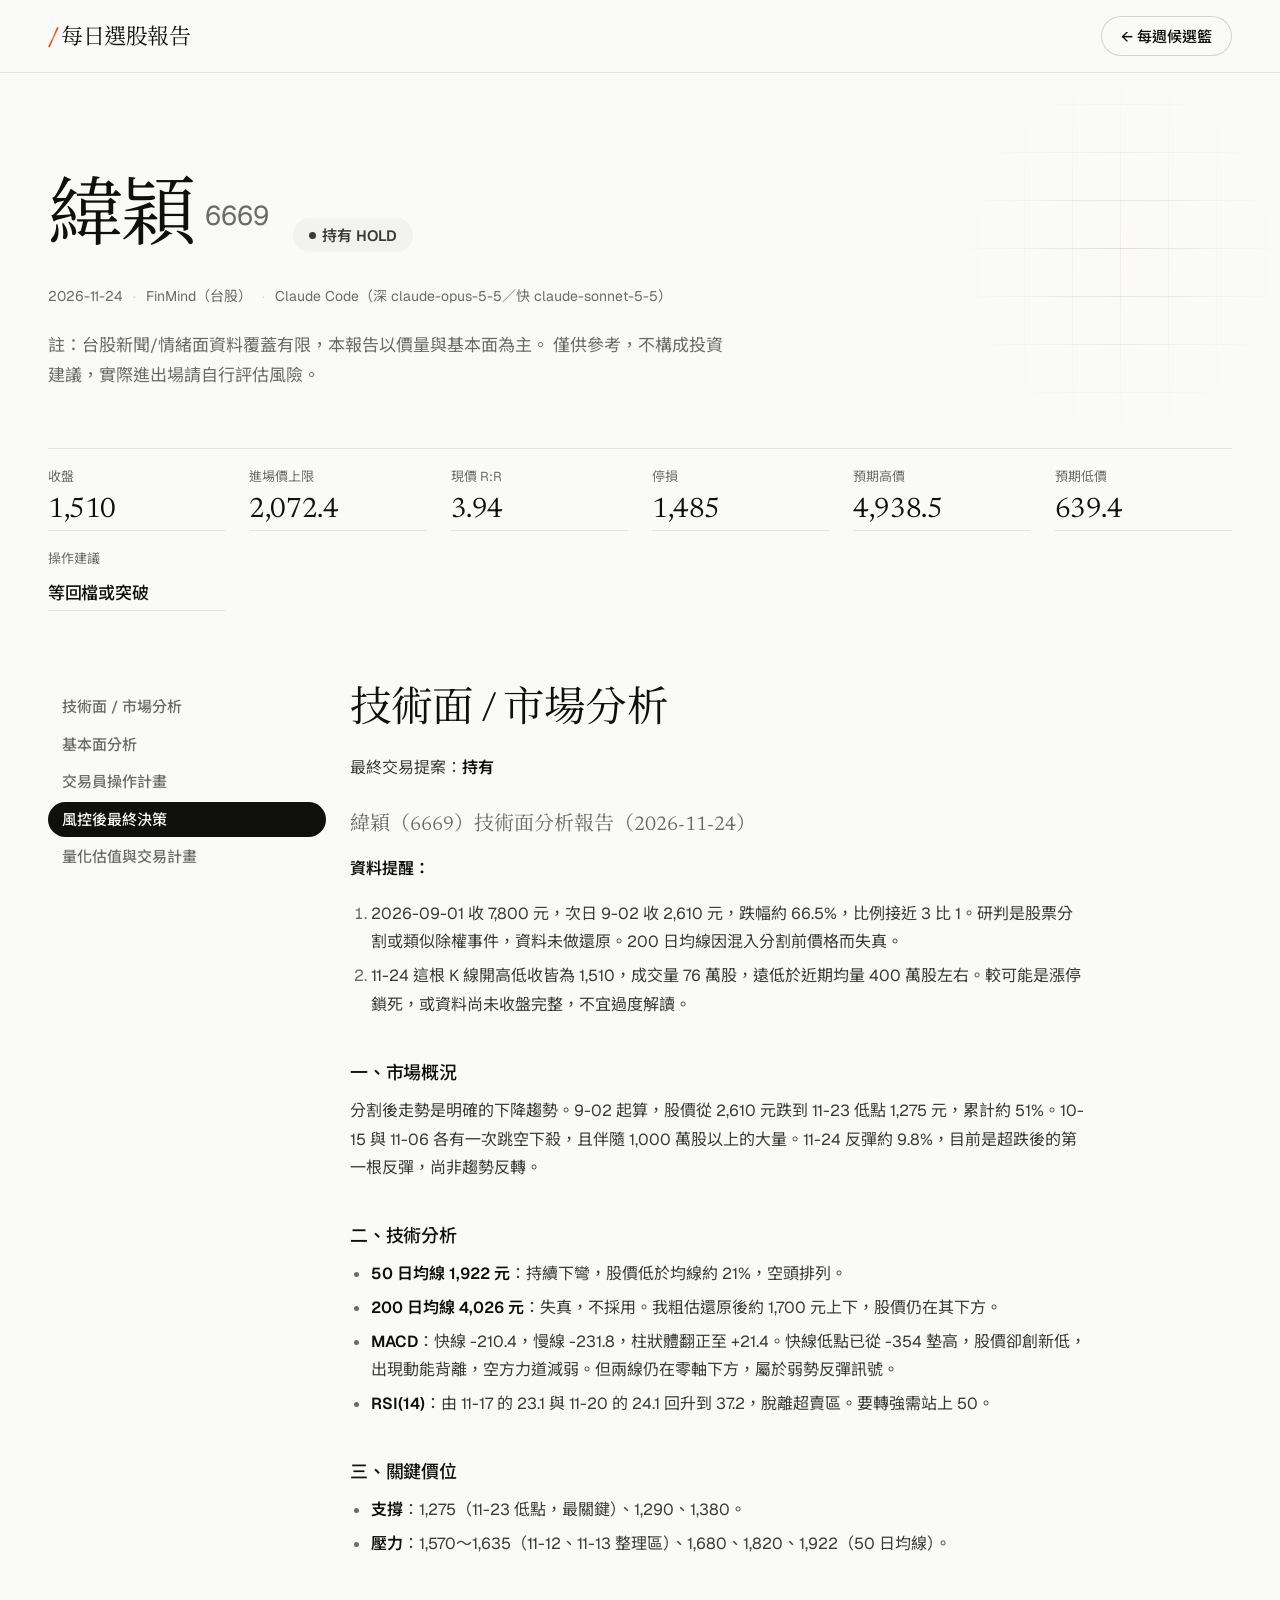
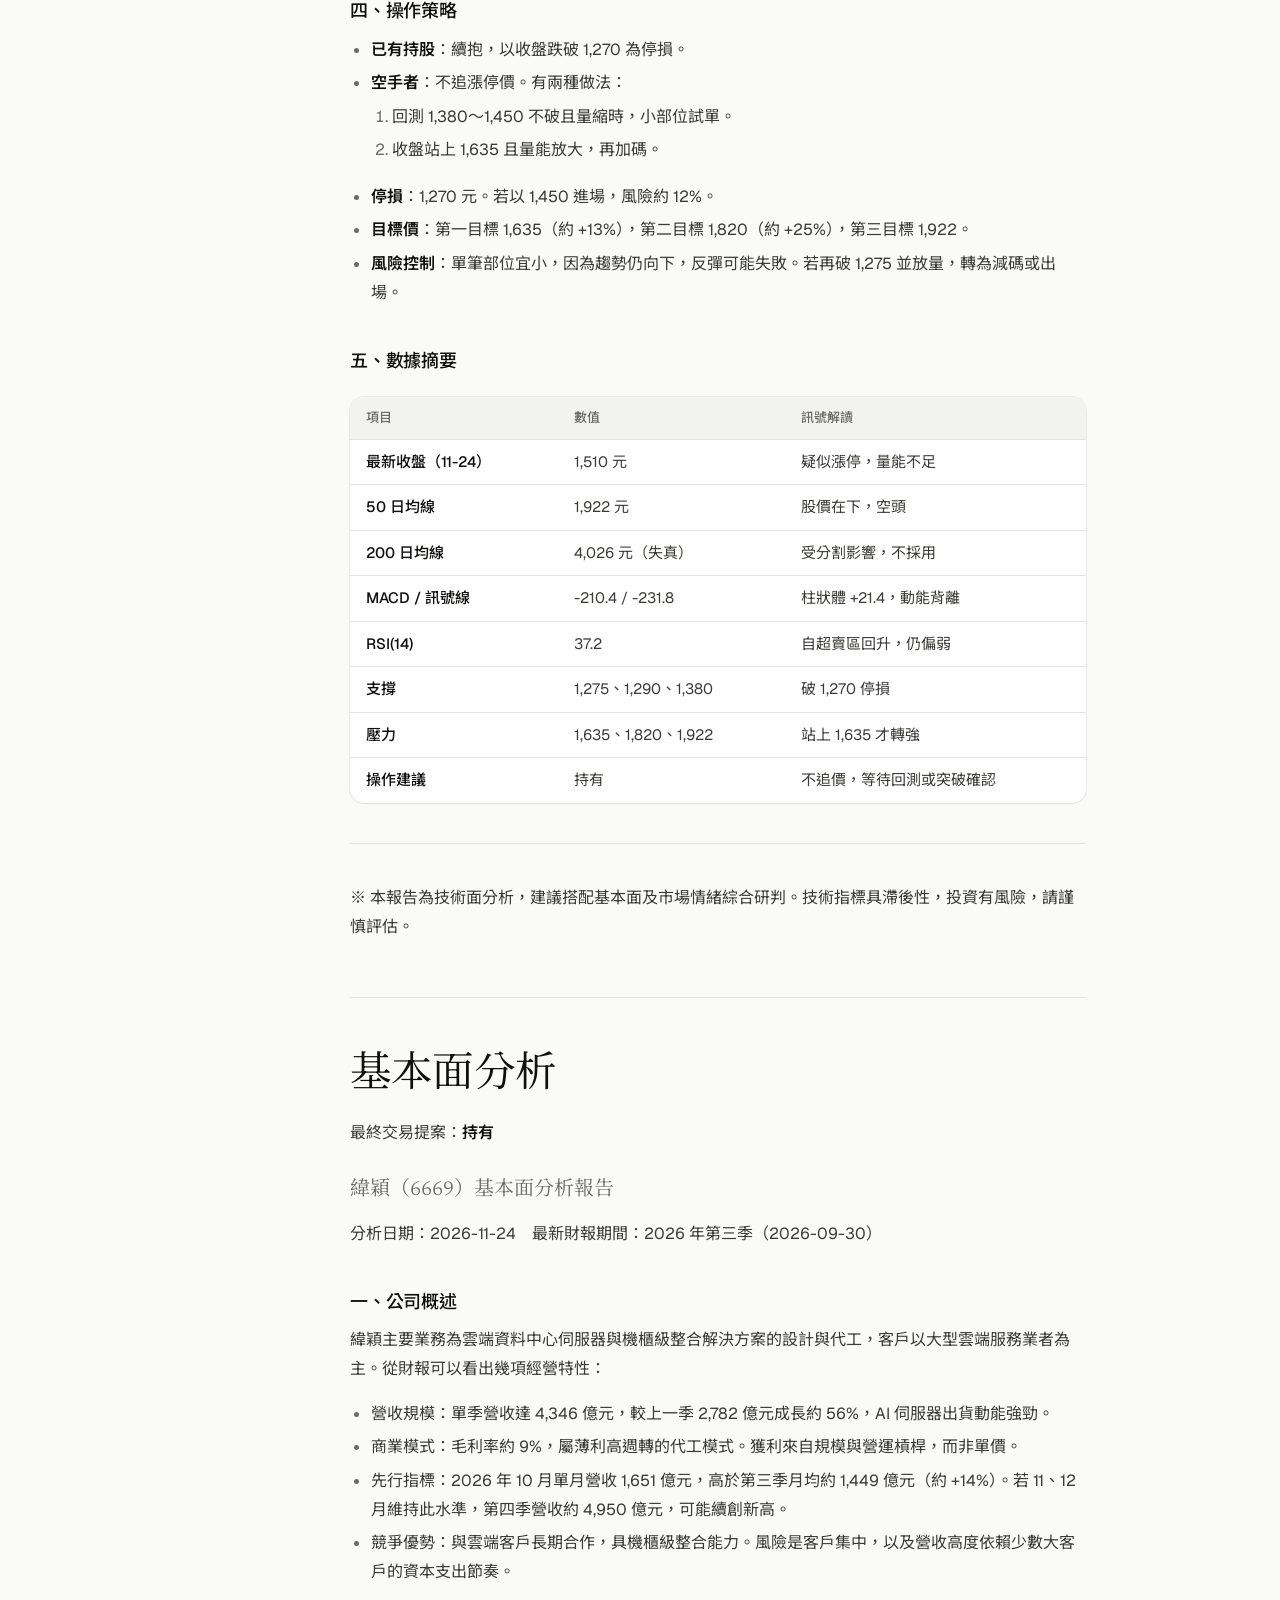
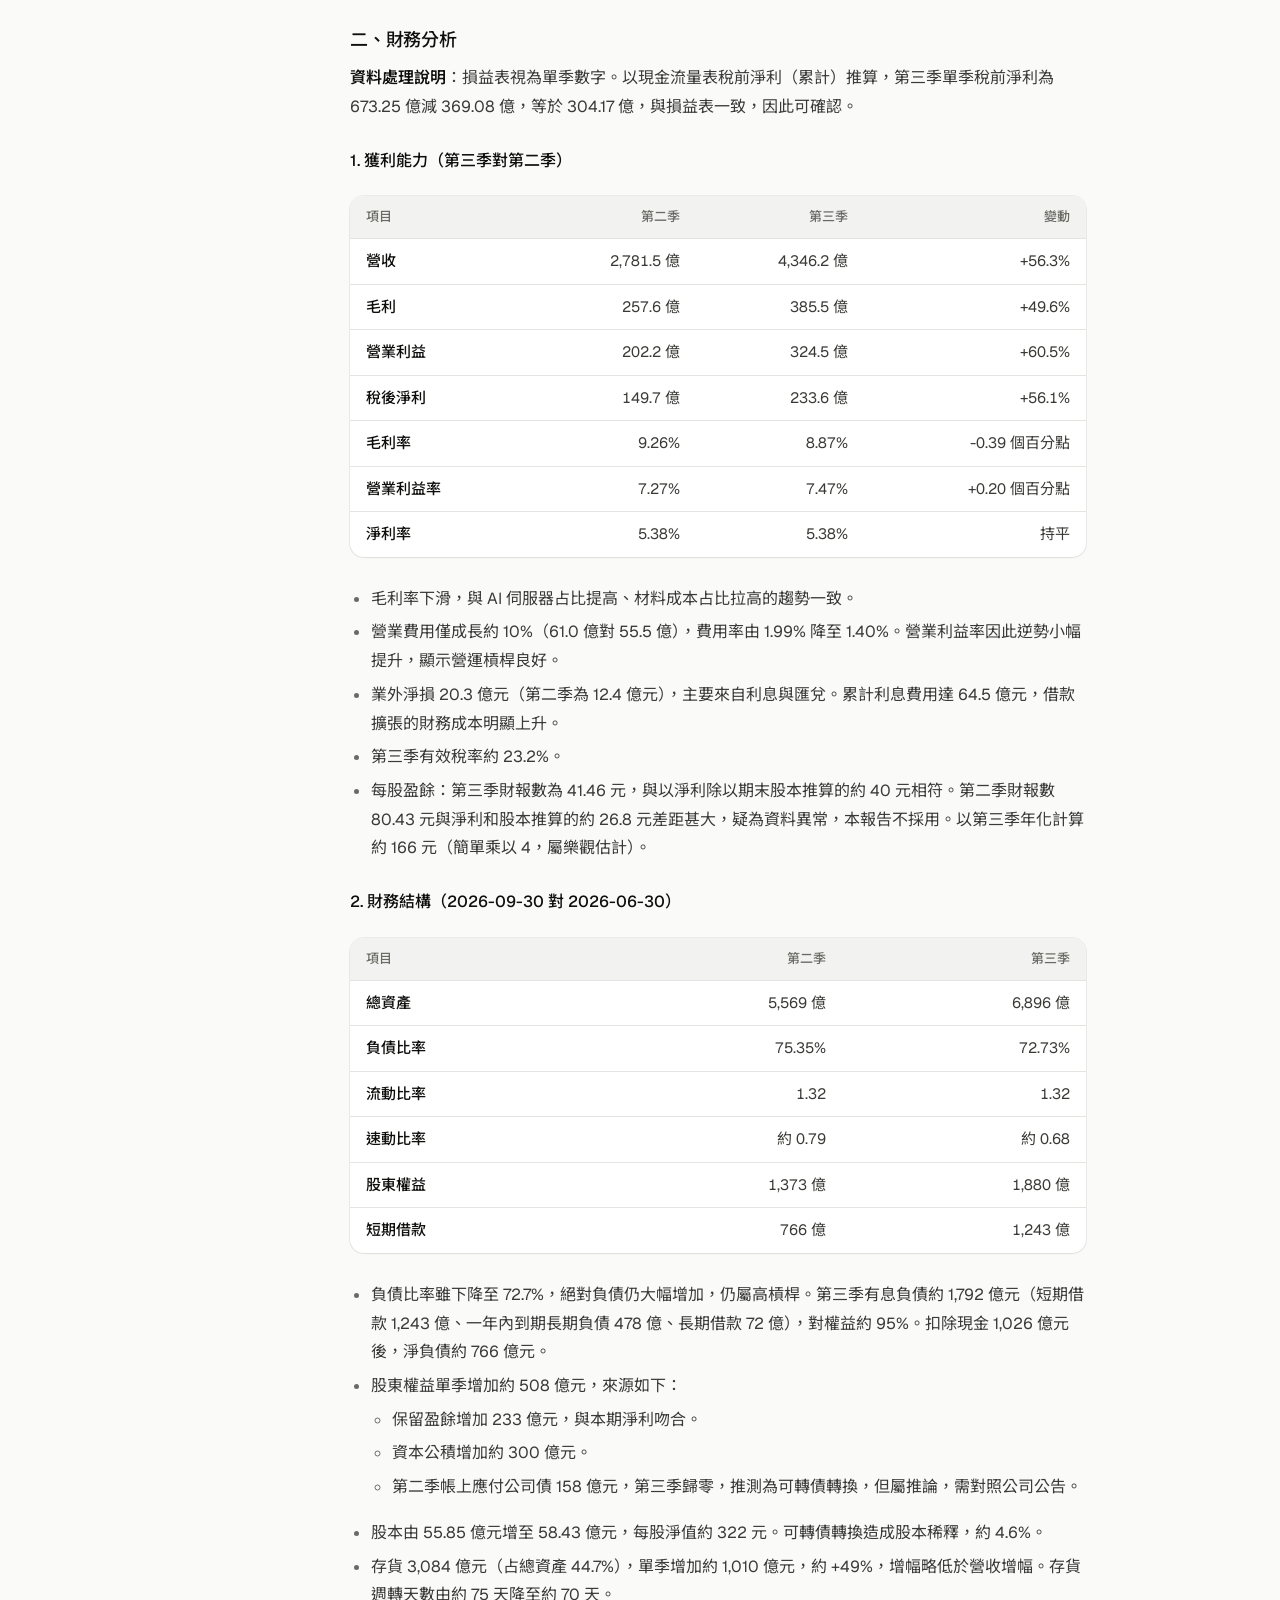
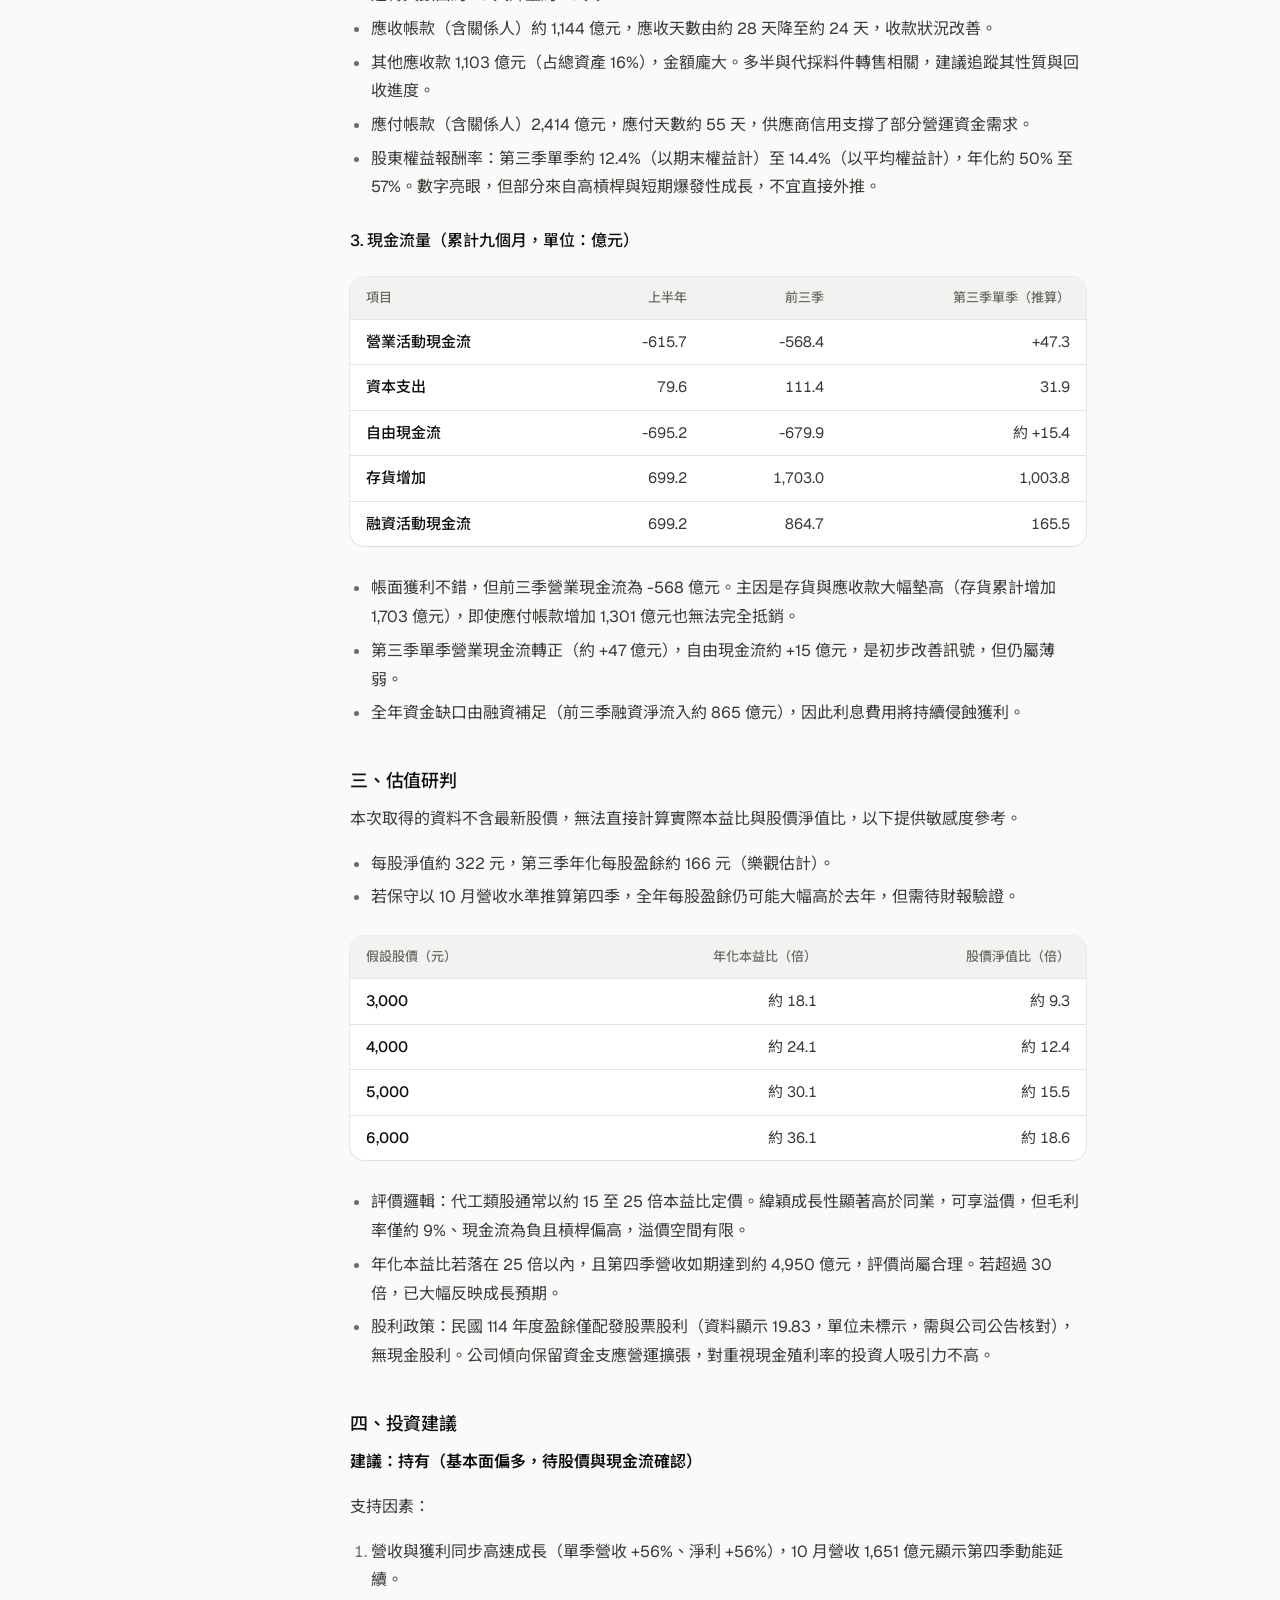
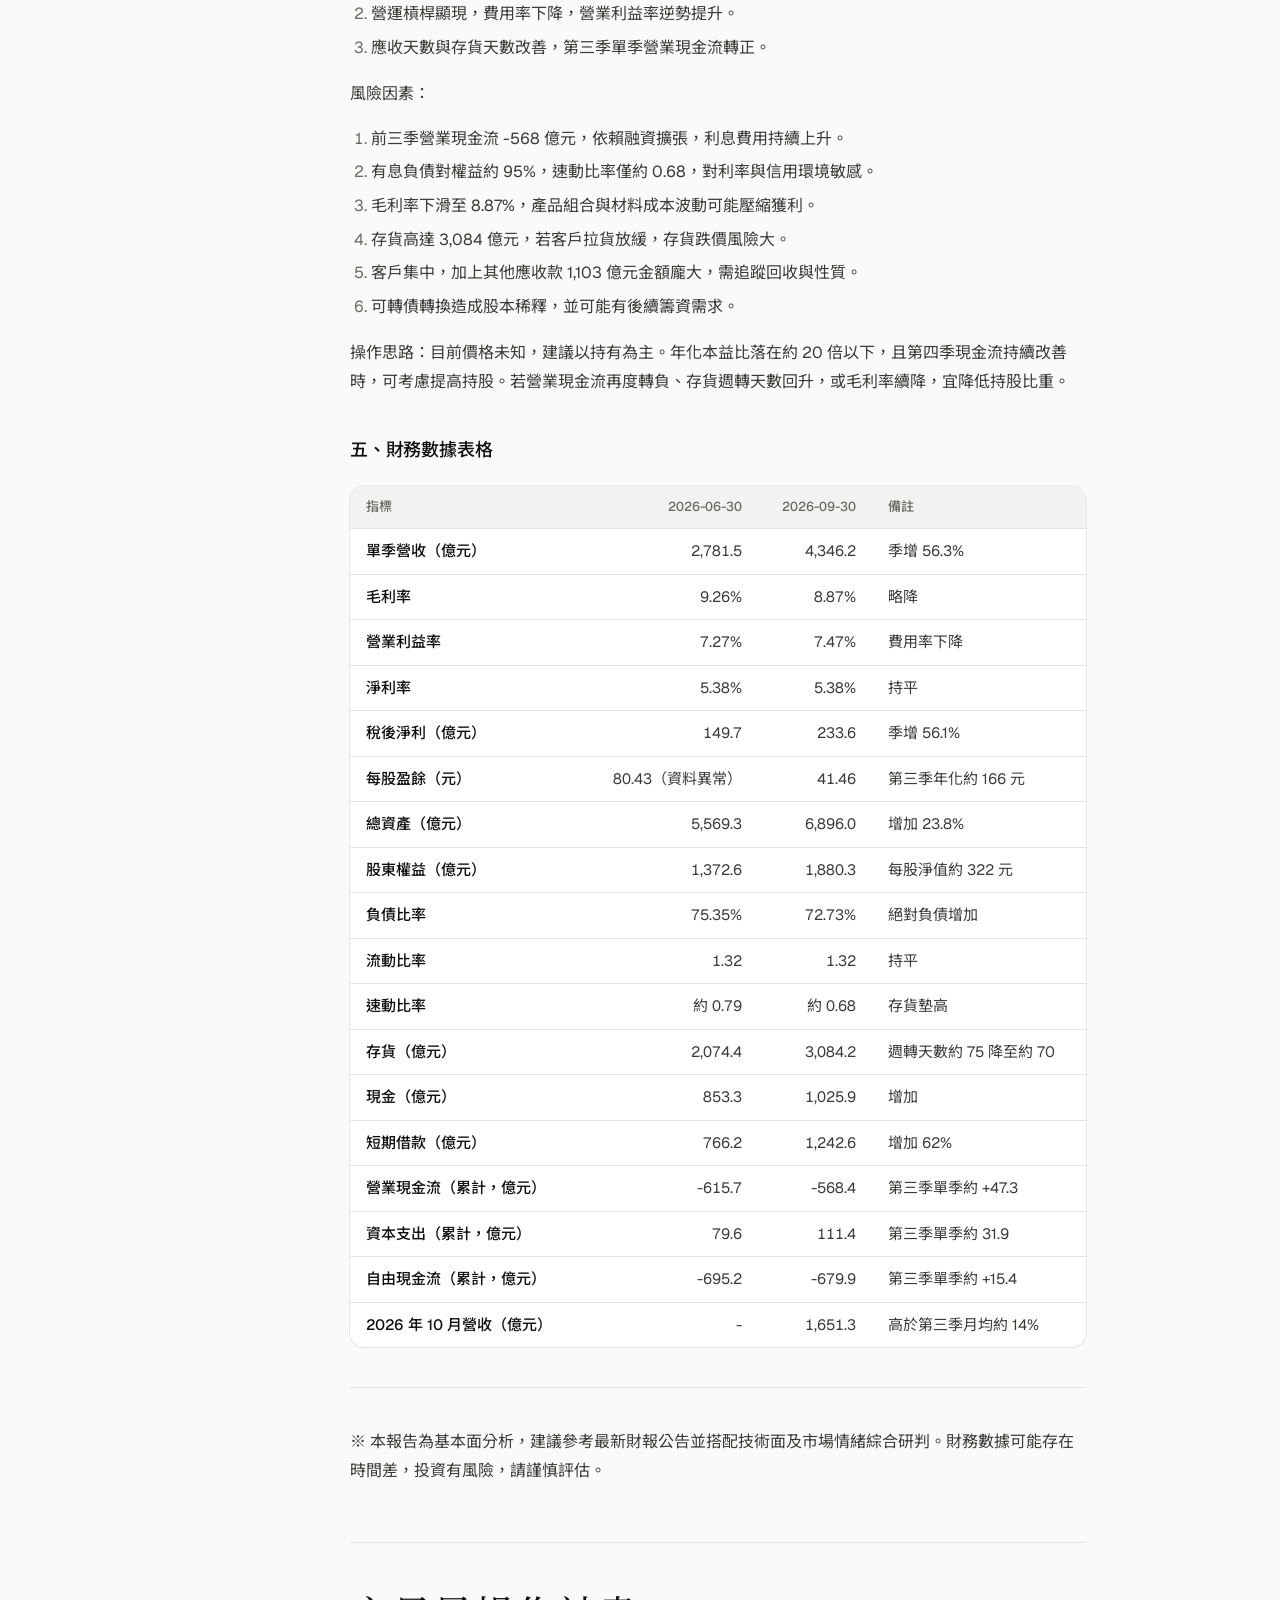
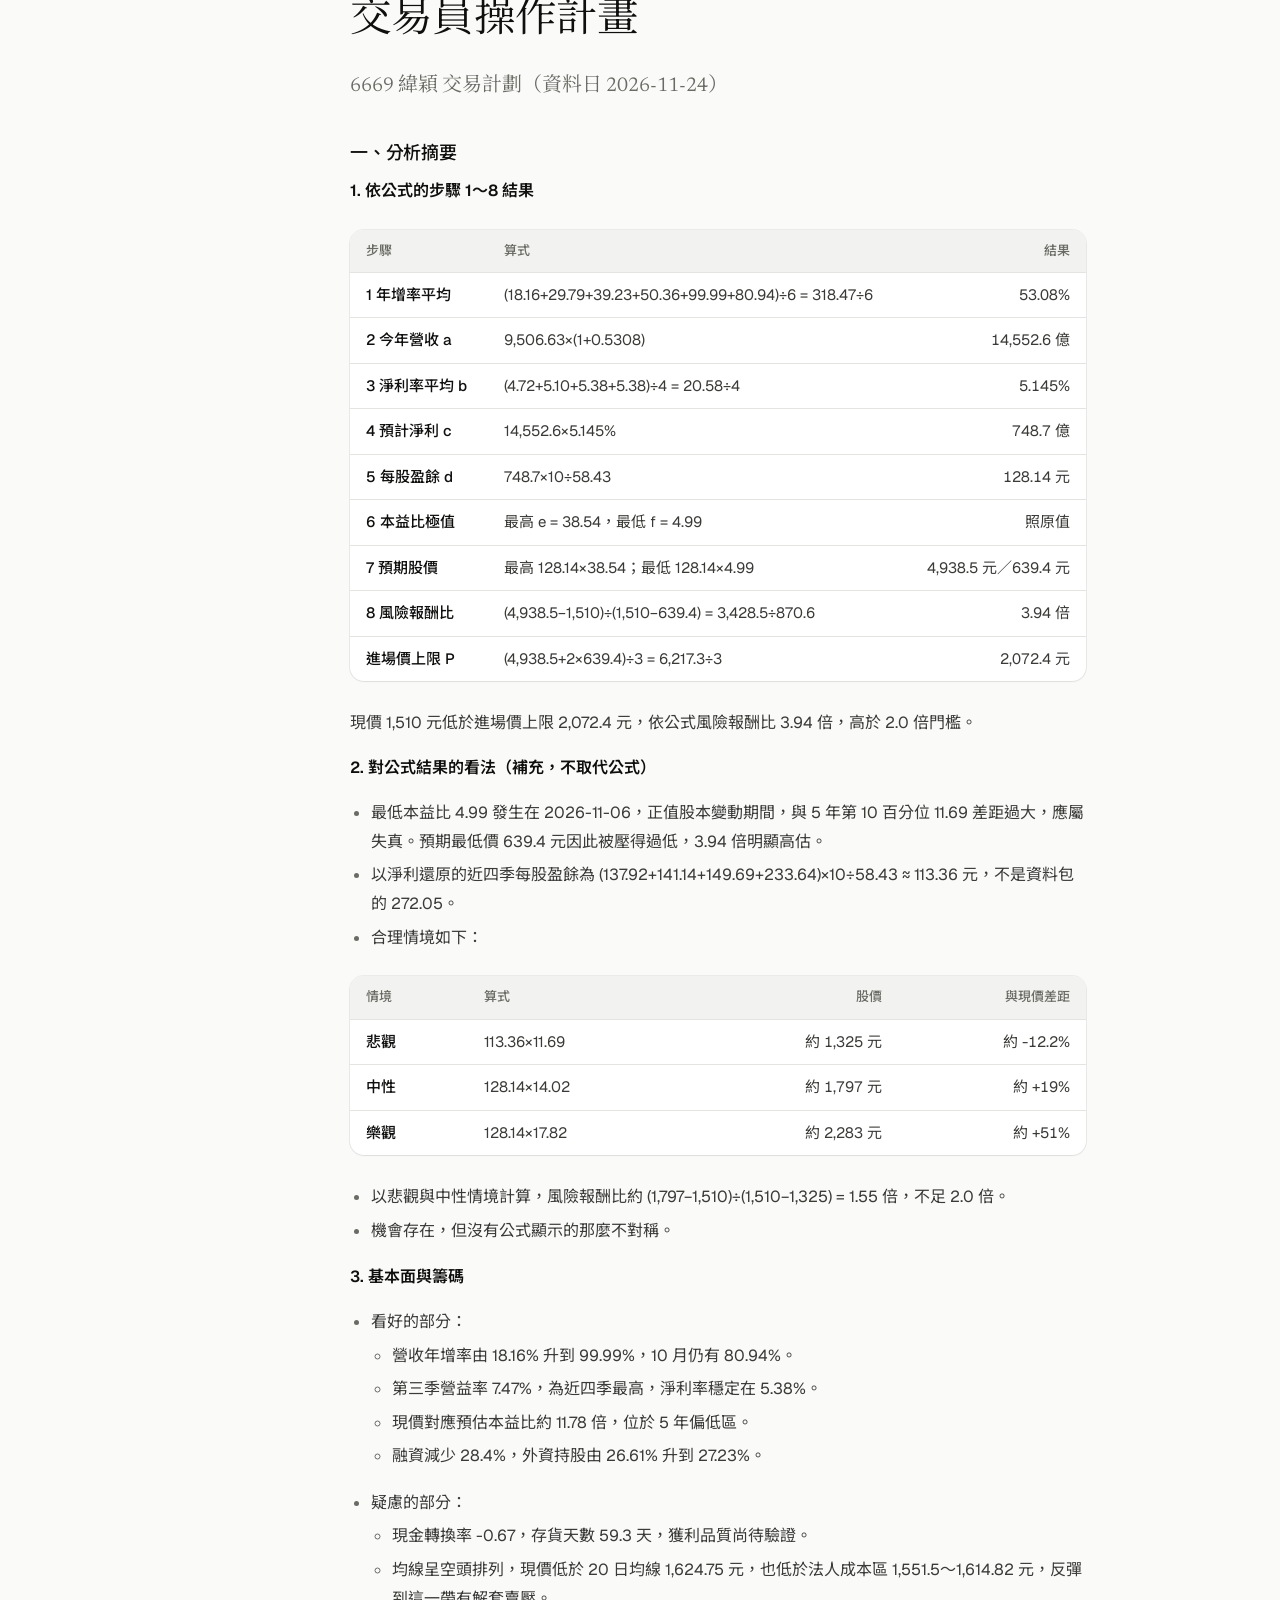
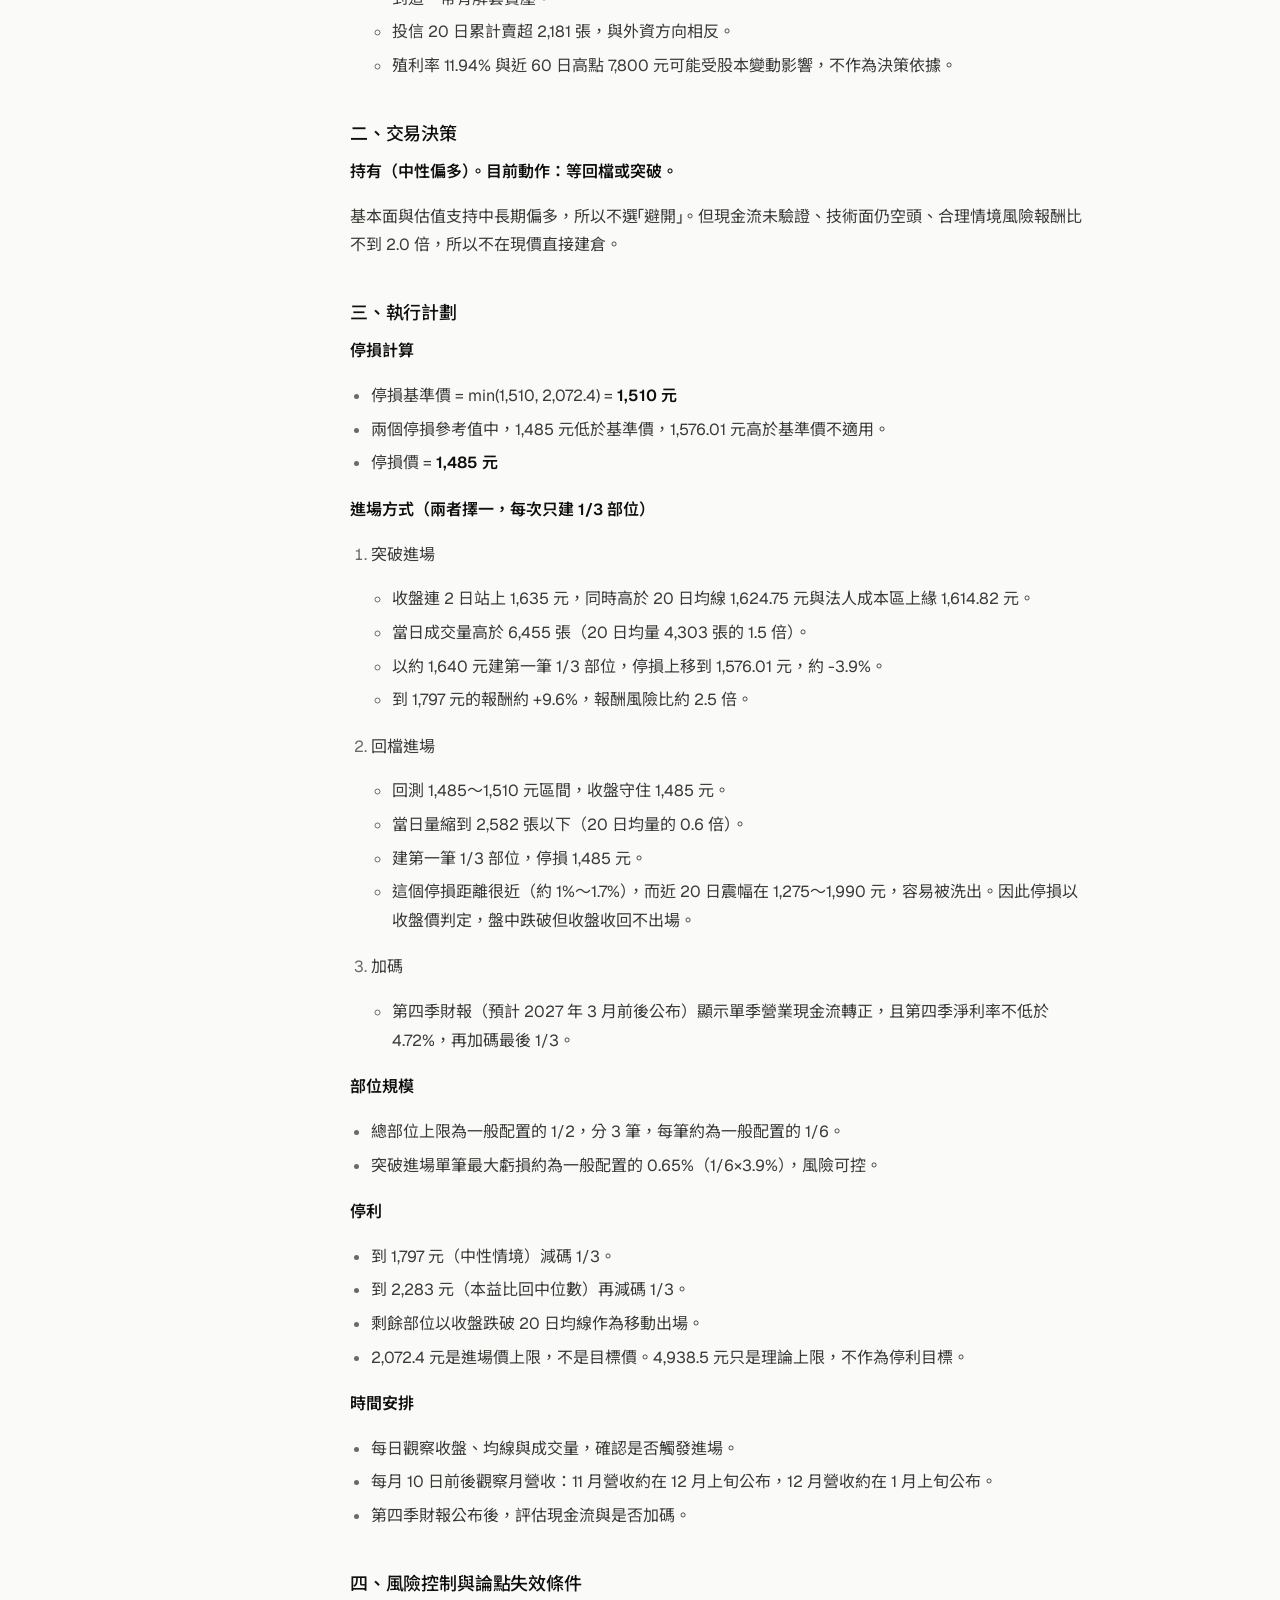
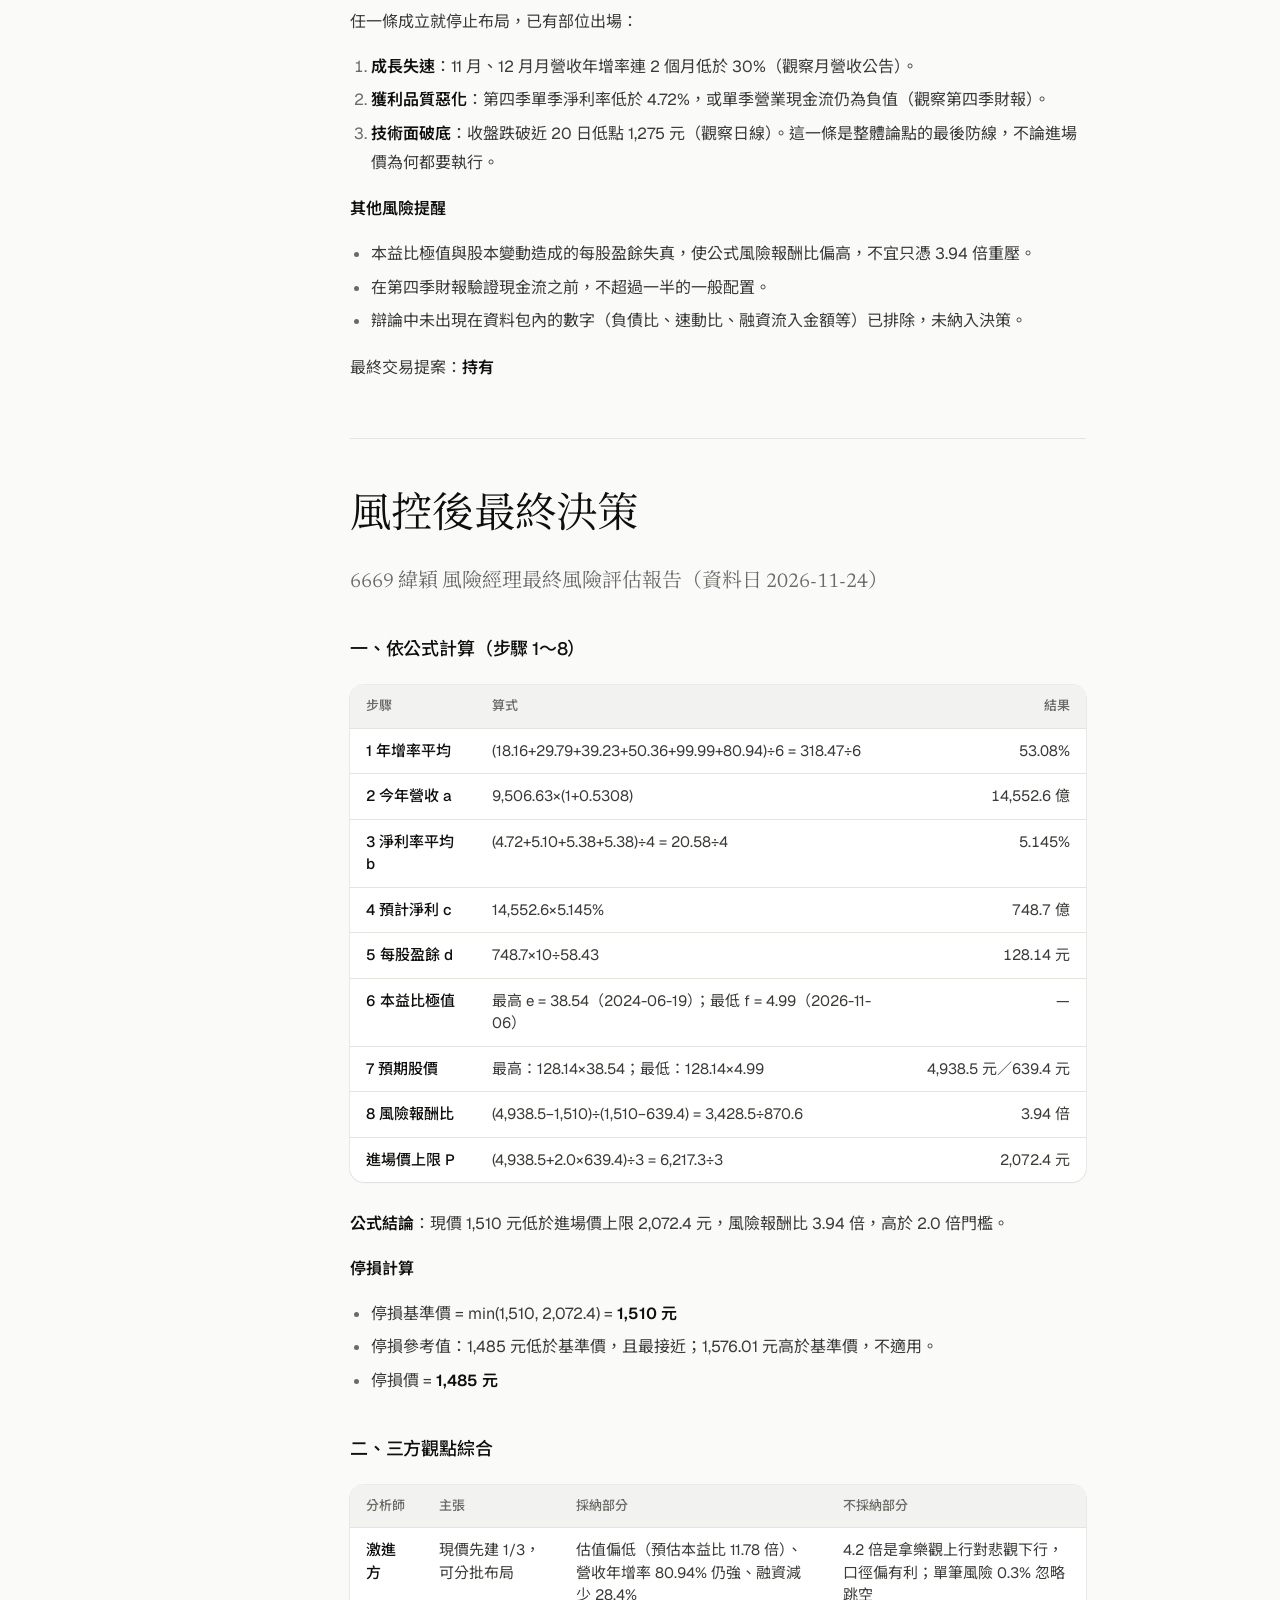
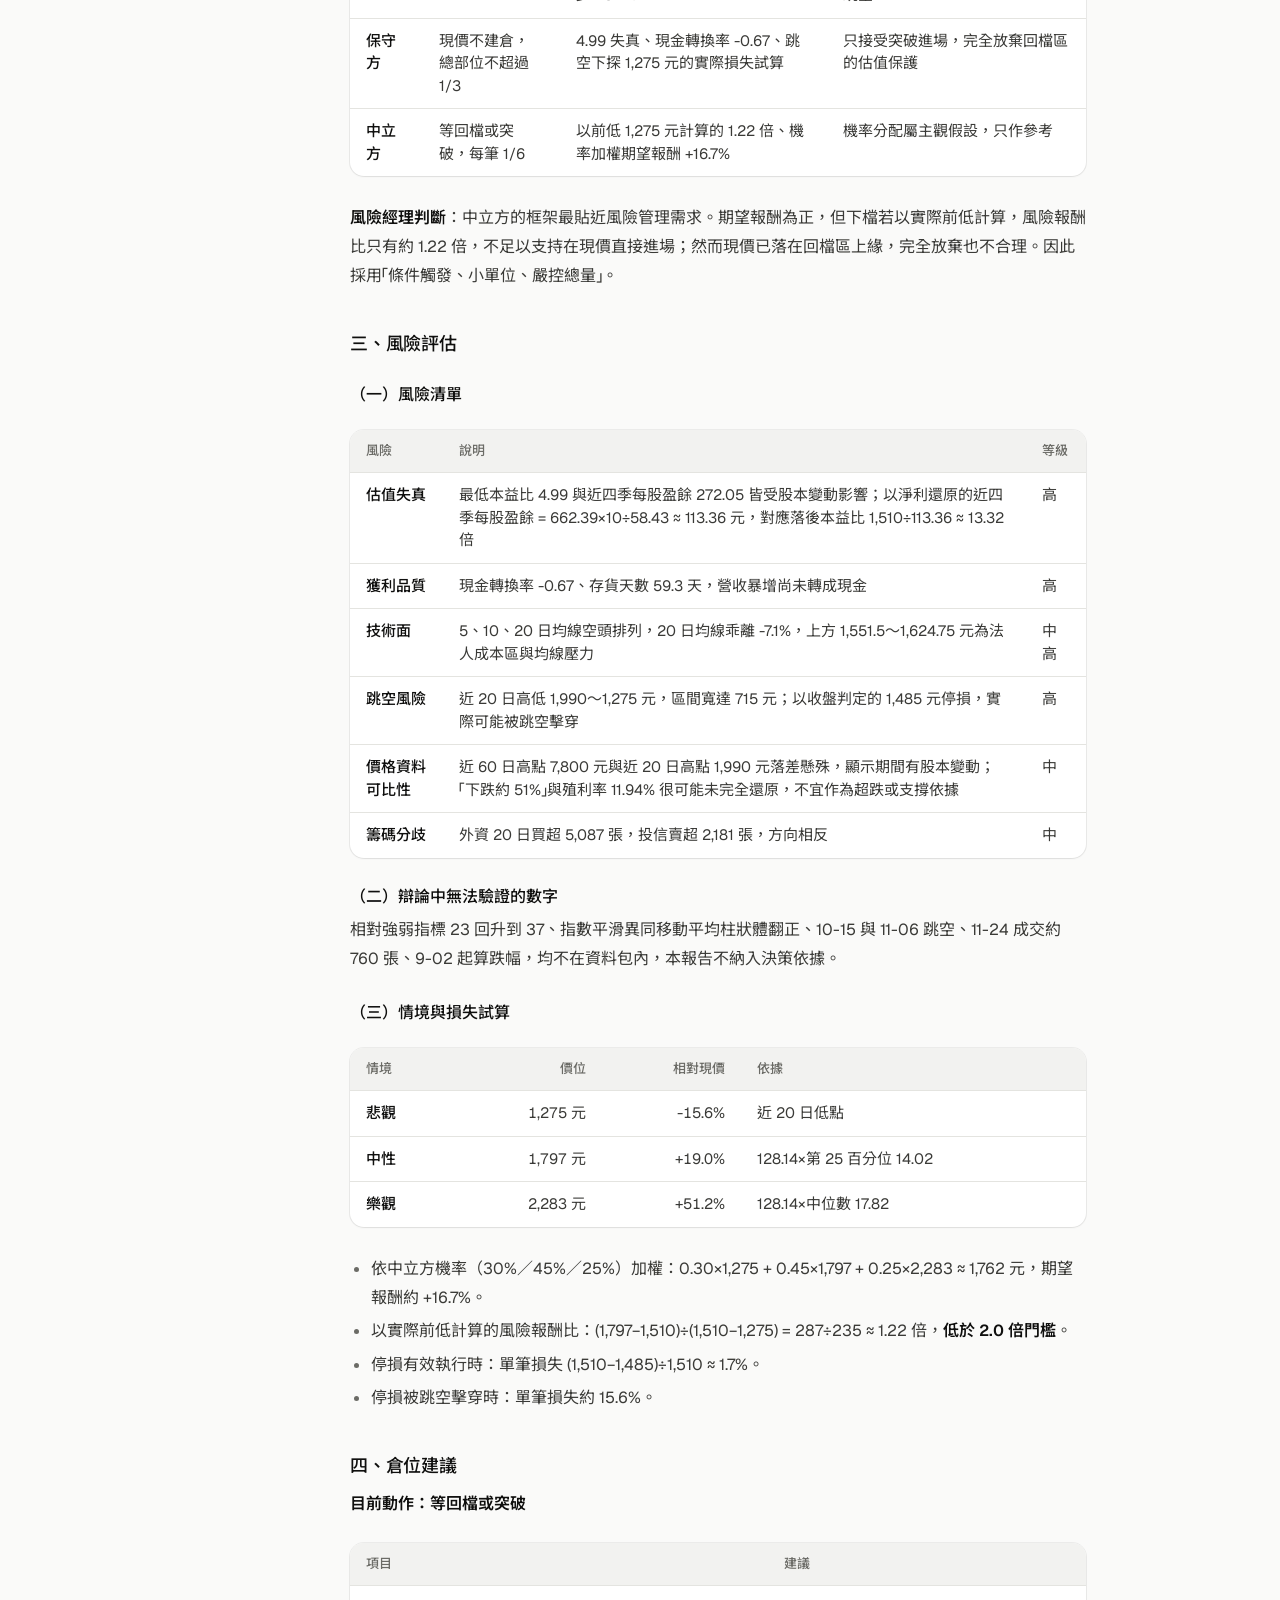
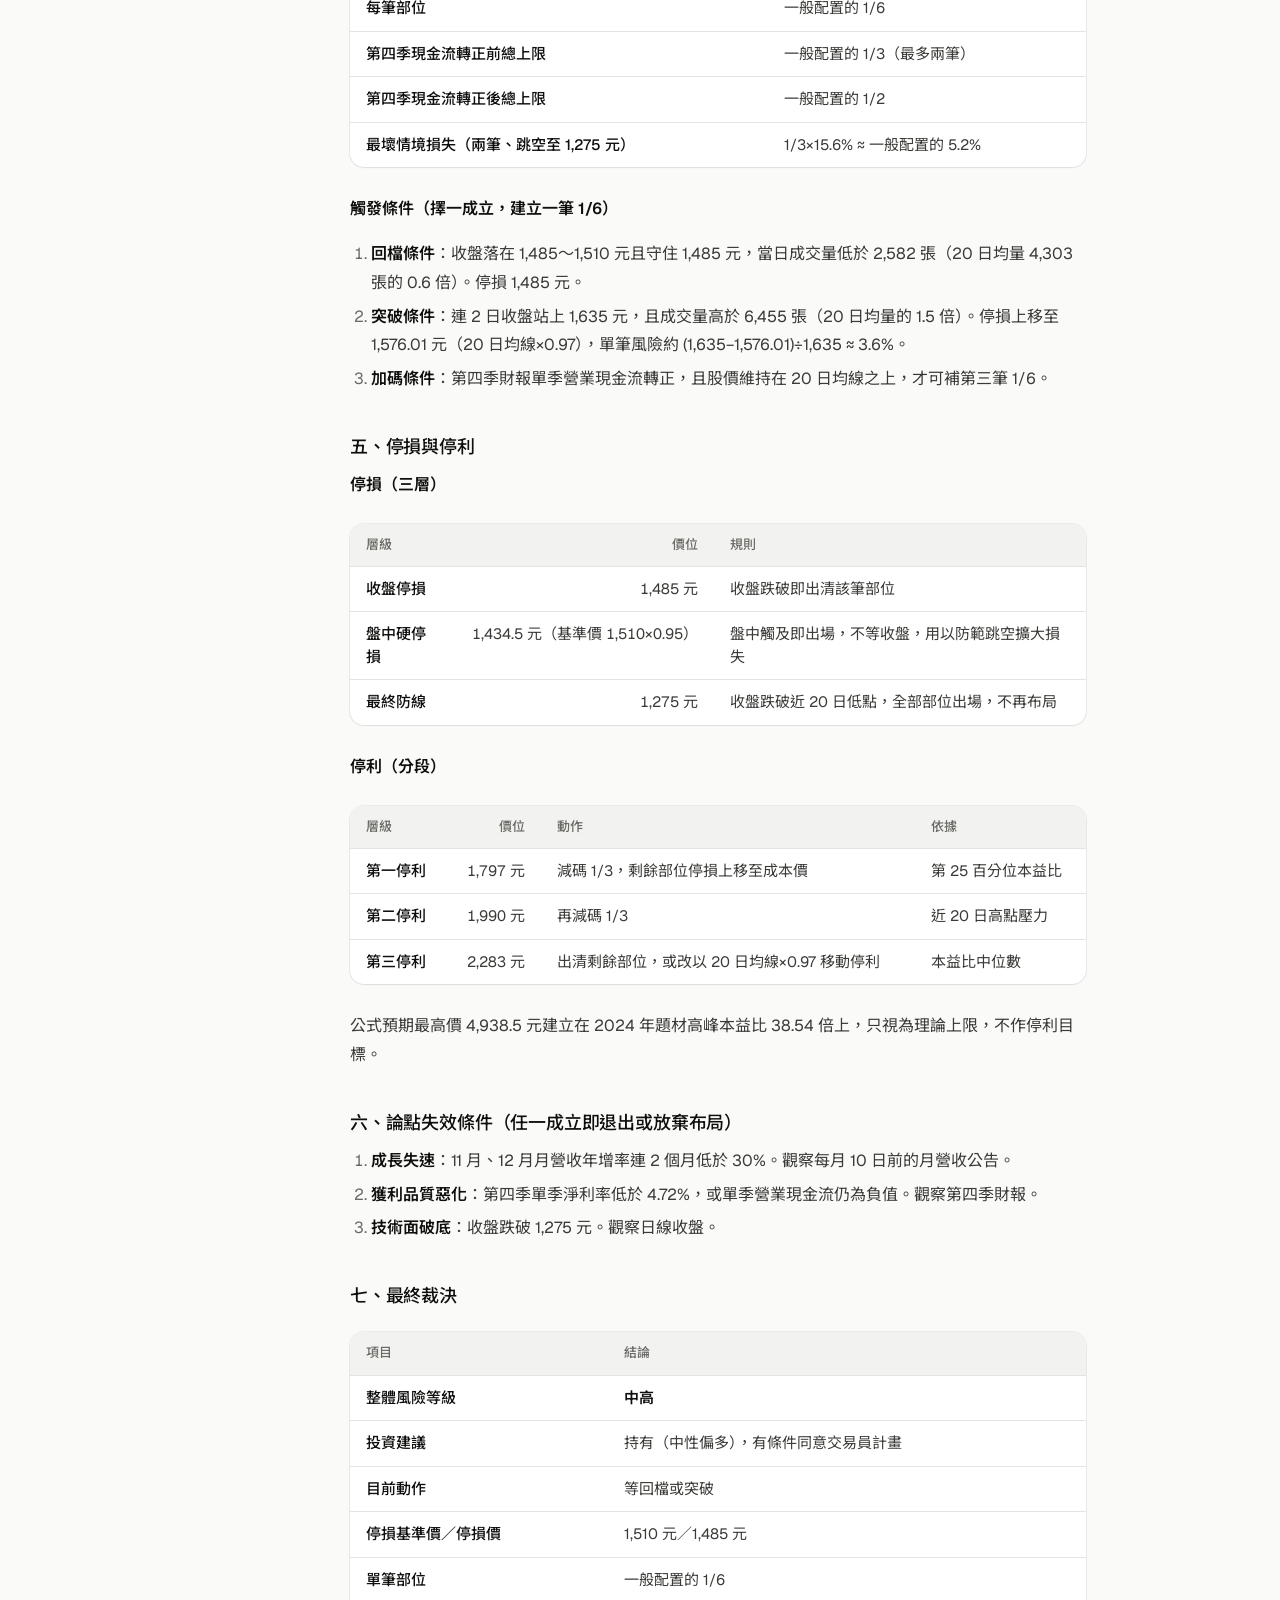
<file: picks/2026-11-24/6669.html>
<!doctype html>
<html lang="zh-Hant">
<head>
<meta charset="utf-8">
<meta name="viewport" content="width=device-width, initial-scale=1">
<title>緯穎 6669 · 每日選股報告</title>
<meta name="description" content="緯穎（6669）分析報告">
<link rel="preconnect" href="https://fonts.googleapis.com">
<link rel="preconnect" href="https://fonts.gstatic.com" crossorigin>
<link rel="stylesheet" href="https://fonts.googleapis.com/css2?family=Fraunces:opsz,wght@9..144,400..500&family=Newsreader:opsz,wght@6..72,400;6..72,500&family=Geist:wght@400;500;600&family=Geist+Mono:wght@400;500&family=Noto+Sans+TC:wght@400;500;600&family=Noto+Serif+TC:wght@400;500&display=swap">
<link rel="stylesheet" href="../../assets/report.css">
</head>
<body>
<header class="nav"><div class="wrap nav__in">
<a class="brand" href="../../index.html"><span class="brand__slash">/</span>每日選股報告</a>
<a class="btn btn--line" href="index.html">← 每週候選籃</a>
</div></header>
<main>
<section class="hero"><div class="wrap">
<div class="hero__head"><h1>緯穎<span class="hero__id">6669</span></h1><span class="tag decision">持有 HOLD</span></div>
<p class="hero__meta"><span>2026-11-24</span><span class="dot">·</span><span>FinMind（台股）</span><span class="dot">·</span><span>Claude Code（深 claude-opus-5-5／快 claude-sonnet-5-5）</span></p>
<p class="lead">註：台股新聞/情緒面資料覆蓋有限，本報告以價量與基本面為主。
僅供參考，不構成投資建議，實際進出場請自行評估風險。</p>
<dl class="stats"><div><dt>收盤</dt><dd>1,510</dd></div><div><dt>進場價上限</dt><dd>2,072.4</dd></div><div><dt>現價 R:R</dt><dd>3.94</dd></div><div><dt>停損</dt><dd>1,485</dd></div><div><dt>預期高價</dt><dd>4,938.5</dd></div><div><dt>預期低價</dt><dd>639.4</dd></div><div><dt>操作建議</dt><dd class="text">等回檔或突破</dd></div></dl>
</div></section><div class="wrap doc"><nav class="toc" aria-label="章節"><ol><li><a href="#s1">技術面 / 市場分析</a></li><li><a href="#s2">基本面分析</a></li><li><a href="#s3">交易員操作計畫</a></li><li><a href="#s4">風控後最終決策</a></li><li><a href="#s5">量化估值與交易計畫</a></li></ol></nav><article class="prose"><section class="sec" id="s1"><h2>技術面 / 市場分析</h2>
<p>最終交易提案：<strong>持有</strong></p>
<p class="sec-sub">緯穎（6669）技術面分析報告（2026-11-24）</p>
<p><strong>資料提醒：</strong></p>
<ol>
<li>2026-09-01 收 7,800 元，次日 9-02 收 2,610 元，跌幅約 66.5%，比例接近 3 比 1。研判是股票分割或類似除權事件，資料未做還原。200 日均線因混入分割前價格而失真。</li>
<li>11-24 這根 K 線開高低收皆為 1,510，成交量 76 萬股，遠低於近期均量 400 萬股左右。較可能是漲停鎖死，或資料尚未收盤完整，不宜過度解讀。</li>
</ol>
<h3>一、市場概況</h3>
<p>分割後走勢是明確的下降趨勢。9-02 起算，股價從 2,610 元跌到 11-23 低點 1,275 元，累計約 51%。10-15 與 11-06 各有一次跳空下殺，且伴隨 1,000 萬股以上的大量。11-24 反彈約 9.8%，目前是超跌後的第一根反彈，尚非趨勢反轉。</p>
<h3>二、技術分析</h3>
<ul>
<li><strong>50 日均線 1,922 元</strong>：持續下彎，股價低於均線約 21%，空頭排列。</li>
<li><strong>200 日均線 4,026 元</strong>：失真，不採用。我粗估還原後約 1,700 元上下，股價仍在其下方。</li>
<li><strong>MACD</strong>：快線 -210.4，慢線 -231.8，柱狀體翻正至 +21.4。快線低點已從 -354 墊高，股價卻創新低，出現動能背離，空方力道減弱。但兩線仍在零軸下方，屬於弱勢反彈訊號。</li>
<li><strong>RSI(14)</strong>：由 11-17 的 23.1 與 11-20 的 24.1 回升到 37.2，脫離超賣區。要轉強需站上 50。</li>
</ul>
<h3>三、關鍵價位</h3>
<ul>
<li><strong>支撐</strong>：1,275（11-23 低點，最關鍵）、1,290、1,380。</li>
<li><strong>壓力</strong>：1,570～1,635（11-12、11-13 整理區）、1,680、1,820、1,922（50 日均線）。</li>
</ul>
<h3>四、操作策略</h3>
<ul>
<li><strong>已有持股</strong>：續抱，以收盤跌破 1,270 為停損。</li>
<li><strong>空手者</strong>：不追漲停價。有兩種做法：
<ol>
<li>回測 1,380～1,450 不破且量縮時，小部位試單。</li>
<li>收盤站上 1,635 且量能放大，再加碼。</li>
</ol>
</li>
<li><strong>停損</strong>：1,270 元。若以 1,450 進場，風險約 12%。</li>
<li><strong>目標價</strong>：第一目標 1,635（約 +13%），第二目標 1,820（約 +25%），第三目標 1,922。</li>
<li><strong>風險控制</strong>：單筆部位宜小，因為趨勢仍向下，反彈可能失敗。若再破 1,275 並放量，轉為減碼或出場。</li>
</ul>
<h3>五、數據摘要</h3>
<div class="tbl"><table>
<thead>
<tr>
<th>項目</th>
<th>數值</th>
<th>訊號解讀</th>
</tr>
</thead>
<tbody>
<tr>
<td>最新收盤（11-24）</td>
<td>1,510 元</td>
<td>疑似漲停，量能不足</td>
</tr>
<tr>
<td>50 日均線</td>
<td>1,922 元</td>
<td>股價在下，空頭</td>
</tr>
<tr>
<td>200 日均線</td>
<td>4,026 元（失真）</td>
<td>受分割影響，不採用</td>
</tr>
<tr>
<td>MACD / 訊號線</td>
<td>-210.4 / -231.8</td>
<td>柱狀體 +21.4，動能背離</td>
</tr>
<tr>
<td>RSI(14)</td>
<td>37.2</td>
<td>自超賣區回升，仍偏弱</td>
</tr>
<tr>
<td>支撐</td>
<td>1,275、1,290、1,380</td>
<td>破 1,270 停損</td>
</tr>
<tr>
<td>壓力</td>
<td>1,635、1,820、1,922</td>
<td>站上 1,635 才轉強</td>
</tr>
<tr>
<td>操作建議</td>
<td>持有</td>
<td>不追價，等待回測或突破確認</td>
</tr>
</tbody>
</table></div>
<hr />
<p>※ 本報告為技術面分析，建議搭配基本面及市場情緒綜合研判。技術指標具滯後性，投資有風險，請謹慎評估。</p>
</section><section class="sec" id="s2"><h2>基本面分析</h2>
<p>最終交易提案：<strong>持有</strong></p>
<p class="sec-sub">緯穎（6669）基本面分析報告</p>
<p>分析日期：2026-11-24　最新財報期間：2026 年第三季（2026-09-30）</p>
<h3>一、公司概述</h3>
<p>緯穎主要業務為雲端資料中心伺服器與機櫃級整合解決方案的設計與代工，客戶以大型雲端服務業者為主。從財報可以看出幾項經營特性：</p>
<ul>
<li>營收規模：單季營收達 4,346 億元，較上一季 2,782 億元成長約 56%，AI 伺服器出貨動能強勁。</li>
<li>商業模式：毛利率約 9%，屬薄利高週轉的代工模式。獲利來自規模與營運槓桿，而非單價。</li>
<li>先行指標：2026 年 10 月單月營收 1,651 億元，高於第三季月均約 1,449 億元（約 +14%）。若 11、12 月維持此水準，第四季營收約 4,950 億元，可能續創新高。</li>
<li>競爭優勢：與雲端客戶長期合作，具機櫃級整合能力。風險是客戶集中，以及營收高度依賴少數大客戶的資本支出節奏。</li>
</ul>
<h3>二、財務分析</h3>
<p><strong>資料處理說明</strong>：損益表視為單季數字。以現金流量表稅前淨利（累計）推算，第三季單季稅前淨利為 673.25 億減 369.08 億，等於 304.17 億，與損益表一致，因此可確認。</p>
<h4>1. 獲利能力（第三季對第二季）</h4>
<div class="tbl"><table>
<thead>
<tr>
<th>項目</th>
<th class="n">第二季</th>
<th class="n">第三季</th>
<th class="n">變動</th>
</tr>
</thead>
<tbody>
<tr>
<td>營收</td>
<td class="n">2,781.5 億</td>
<td class="n">4,346.2 億</td>
<td class="n">+56.3%</td>
</tr>
<tr>
<td>毛利</td>
<td class="n">257.6 億</td>
<td class="n">385.5 億</td>
<td class="n">+49.6%</td>
</tr>
<tr>
<td>營業利益</td>
<td class="n">202.2 億</td>
<td class="n">324.5 億</td>
<td class="n">+60.5%</td>
</tr>
<tr>
<td>稅後淨利</td>
<td class="n">149.7 億</td>
<td class="n">233.6 億</td>
<td class="n">+56.1%</td>
</tr>
<tr>
<td>毛利率</td>
<td class="n">9.26%</td>
<td class="n">8.87%</td>
<td class="n">-0.39 個百分點</td>
</tr>
<tr>
<td>營業利益率</td>
<td class="n">7.27%</td>
<td class="n">7.47%</td>
<td class="n">+0.20 個百分點</td>
</tr>
<tr>
<td>淨利率</td>
<td class="n">5.38%</td>
<td class="n">5.38%</td>
<td class="n">持平</td>
</tr>
</tbody>
</table></div>
<ul>
<li>毛利率下滑，與 AI 伺服器占比提高、材料成本占比拉高的趨勢一致。</li>
<li>營業費用僅成長約 10%（61.0 億對 55.5 億），費用率由 1.99% 降至 1.40%。營業利益率因此逆勢小幅提升，顯示營運槓桿良好。</li>
<li>業外淨損 20.3 億元（第二季為 12.4 億元），主要來自利息與匯兌。累計利息費用達 64.5 億元，借款擴張的財務成本明顯上升。</li>
<li>第三季有效稅率約 23.2%。</li>
<li>每股盈餘：第三季財報數為 41.46 元，與以淨利除以期末股本推算的約 40 元相符。第二季財報數 80.43 元與淨利和股本推算的約 26.8 元差距甚大，疑為資料異常，本報告不採用。以第三季年化計算約 166 元（簡單乘以 4，屬樂觀估計）。</li>
</ul>
<h4>2. 財務結構（2026-09-30 對 2026-06-30）</h4>
<div class="tbl"><table>
<thead>
<tr>
<th>項目</th>
<th class="n">第二季</th>
<th class="n">第三季</th>
</tr>
</thead>
<tbody>
<tr>
<td>總資產</td>
<td class="n">5,569 億</td>
<td class="n">6,896 億</td>
</tr>
<tr>
<td>負債比率</td>
<td class="n">75.35%</td>
<td class="n">72.73%</td>
</tr>
<tr>
<td>流動比率</td>
<td class="n">1.32</td>
<td class="n">1.32</td>
</tr>
<tr>
<td>速動比率</td>
<td class="n">約 0.79</td>
<td class="n">約 0.68</td>
</tr>
<tr>
<td>股東權益</td>
<td class="n">1,373 億</td>
<td class="n">1,880 億</td>
</tr>
<tr>
<td>短期借款</td>
<td class="n">766 億</td>
<td class="n">1,243 億</td>
</tr>
</tbody>
</table></div>
<ul>
<li>負債比率雖下降至 72.7%，絕對負債仍大幅增加，仍屬高槓桿。第三季有息負債約 1,792 億元（短期借款 1,243 億、一年內到期長期負債 478 億、長期借款 72 億），對權益約 95%。扣除現金 1,026 億元後，淨負債約 766 億元。</li>
<li>股東權益單季增加約 508 億元，來源如下：
<ul>
<li>保留盈餘增加 233 億元，與本期淨利吻合。</li>
<li>資本公積增加約 300 億元。</li>
<li>第二季帳上應付公司債 158 億元，第三季歸零，推測為可轉債轉換，但屬推論，需對照公司公告。</li>
</ul>
</li>
<li>股本由 55.85 億元增至 58.43 億元，每股淨值約 322 元。可轉債轉換造成股本稀釋，約 4.6%。</li>
<li>存貨 3,084 億元（占總資產 44.7%），單季增加約 1,010 億元，約 +49%，增幅略低於營收增幅。存貨週轉天數由約 75 天降至約 70 天。</li>
<li>應收帳款（含關係人）約 1,144 億元，應收天數由約 28 天降至約 24 天，收款狀況改善。</li>
<li>其他應收款 1,103 億元（占總資產 16%），金額龐大。多半與代採料件轉售相關，建議追蹤其性質與回收進度。</li>
<li>應付帳款（含關係人）2,414 億元，應付天數約 55 天，供應商信用支撐了部分營運資金需求。</li>
<li>股東權益報酬率：第三季單季約 12.4%（以期末權益計）至 14.4%（以平均權益計），年化約 50% 至 57%。數字亮眼，但部分來自高槓桿與短期爆發性成長，不宜直接外推。</li>
</ul>
<h4>3. 現金流量（累計九個月，單位：億元）</h4>
<div class="tbl"><table>
<thead>
<tr>
<th>項目</th>
<th class="n">上半年</th>
<th class="n">前三季</th>
<th class="n">第三季單季（推算）</th>
</tr>
</thead>
<tbody>
<tr>
<td>營業活動現金流</td>
<td class="n">-615.7</td>
<td class="n">-568.4</td>
<td class="n">+47.3</td>
</tr>
<tr>
<td>資本支出</td>
<td class="n">79.6</td>
<td class="n">111.4</td>
<td class="n">31.9</td>
</tr>
<tr>
<td>自由現金流</td>
<td class="n">-695.2</td>
<td class="n">-679.9</td>
<td class="n">約 +15.4</td>
</tr>
<tr>
<td>存貨增加</td>
<td class="n">699.2</td>
<td class="n">1,703.0</td>
<td class="n">1,003.8</td>
</tr>
<tr>
<td>融資活動現金流</td>
<td class="n">699.2</td>
<td class="n">864.7</td>
<td class="n">165.5</td>
</tr>
</tbody>
</table></div>
<ul>
<li>帳面獲利不錯，但前三季營業現金流為 -568 億元。主因是存貨與應收款大幅墊高（存貨累計增加 1,703 億元），即使應付帳款增加 1,301 億元也無法完全抵銷。</li>
<li>第三季單季營業現金流轉正（約 +47 億元），自由現金流約 +15 億元，是初步改善訊號，但仍屬薄弱。</li>
<li>全年資金缺口由融資補足（前三季融資淨流入約 865 億元），因此利息費用將持續侵蝕獲利。</li>
</ul>
<h3>三、估值研判</h3>
<p>本次取得的資料不含最新股價，無法直接計算實際本益比與股價淨值比，以下提供敏感度參考。</p>
<ul>
<li>每股淨值約 322 元，第三季年化每股盈餘約 166 元（樂觀估計）。</li>
<li>若保守以 10 月營收水準推算第四季，全年每股盈餘仍可能大幅高於去年，但需待財報驗證。</li>
</ul>
<div class="tbl"><table>
<thead>
<tr>
<th>假設股價（元）</th>
<th class="n">年化本益比（倍）</th>
<th class="n">股價淨值比（倍）</th>
</tr>
</thead>
<tbody>
<tr>
<td>3,000</td>
<td class="n">約 18.1</td>
<td class="n">約 9.3</td>
</tr>
<tr>
<td>4,000</td>
<td class="n">約 24.1</td>
<td class="n">約 12.4</td>
</tr>
<tr>
<td>5,000</td>
<td class="n">約 30.1</td>
<td class="n">約 15.5</td>
</tr>
<tr>
<td>6,000</td>
<td class="n">約 36.1</td>
<td class="n">約 18.6</td>
</tr>
</tbody>
</table></div>
<ul>
<li>評價邏輯：代工類股通常以約 15 至 25 倍本益比定價。緯穎成長性顯著高於同業，可享溢價，但毛利率僅約 9%、現金流為負且槓桿偏高，溢價空間有限。</li>
<li>年化本益比若落在 25 倍以內，且第四季營收如期達到約 4,950 億元，評價尚屬合理。若超過 30 倍，已大幅反映成長預期。</li>
<li>股利政策：民國 114 年度盈餘僅配發股票股利（資料顯示 19.83，單位未標示，需與公司公告核對），無現金股利。公司傾向保留資金支應營運擴張，對重視現金殖利率的投資人吸引力不高。</li>
</ul>
<h3>四、投資建議</h3>
<p><strong>建議：持有（基本面偏多，待股價與現金流確認）</strong></p>
<p>支持因素：</p>
<ol>
<li>營收與獲利同步高速成長（單季營收 +56%、淨利 +56%），10 月營收 1,651 億元顯示第四季動能延續。</li>
<li>營運槓桿顯現，費用率下降，營業利益率逆勢提升。</li>
<li>應收天數與存貨天數改善，第三季單季營業現金流轉正。</li>
</ol>
<p>風險因素：</p>
<ol>
<li>前三季營業現金流 -568 億元，依賴融資擴張，利息費用持續上升。</li>
<li>有息負債對權益約 95%，速動比率僅約 0.68，對利率與信用環境敏感。</li>
<li>毛利率下滑至 8.87%，產品組合與材料成本波動可能壓縮獲利。</li>
<li>存貨高達 3,084 億元，若客戶拉貨放緩，存貨跌價風險大。</li>
<li>客戶集中，加上其他應收款 1,103 億元金額龐大，需追蹤回收與性質。</li>
<li>可轉債轉換造成股本稀釋，並可能有後續籌資需求。</li>
</ol>
<p>操作思路：目前價格未知，建議以持有為主。年化本益比落在約 20 倍以下，且第四季現金流持續改善時，可考慮提高持股。若營業現金流再度轉負、存貨週轉天數回升，或毛利率續降，宜降低持股比重。</p>
<h3>五、財務數據表格</h3>
<div class="tbl"><table>
<thead>
<tr>
<th>指標</th>
<th class="n">2026-06-30</th>
<th class="n">2026-09-30</th>
<th>備註</th>
</tr>
</thead>
<tbody>
<tr>
<td>單季營收（億元）</td>
<td class="n">2,781.5</td>
<td class="n">4,346.2</td>
<td>季增 56.3%</td>
</tr>
<tr>
<td>毛利率</td>
<td class="n">9.26%</td>
<td class="n">8.87%</td>
<td>略降</td>
</tr>
<tr>
<td>營業利益率</td>
<td class="n">7.27%</td>
<td class="n">7.47%</td>
<td>費用率下降</td>
</tr>
<tr>
<td>淨利率</td>
<td class="n">5.38%</td>
<td class="n">5.38%</td>
<td>持平</td>
</tr>
<tr>
<td>稅後淨利（億元）</td>
<td class="n">149.7</td>
<td class="n">233.6</td>
<td>季增 56.1%</td>
</tr>
<tr>
<td>每股盈餘（元）</td>
<td class="n">80.43（資料異常）</td>
<td class="n">41.46</td>
<td>第三季年化約 166 元</td>
</tr>
<tr>
<td>總資產（億元）</td>
<td class="n">5,569.3</td>
<td class="n">6,896.0</td>
<td>增加 23.8%</td>
</tr>
<tr>
<td>股東權益（億元）</td>
<td class="n">1,372.6</td>
<td class="n">1,880.3</td>
<td>每股淨值約 322 元</td>
</tr>
<tr>
<td>負債比率</td>
<td class="n">75.35%</td>
<td class="n">72.73%</td>
<td>絕對負債增加</td>
</tr>
<tr>
<td>流動比率</td>
<td class="n">1.32</td>
<td class="n">1.32</td>
<td>持平</td>
</tr>
<tr>
<td>速動比率</td>
<td class="n">約 0.79</td>
<td class="n">約 0.68</td>
<td>存貨墊高</td>
</tr>
<tr>
<td>存貨（億元）</td>
<td class="n">2,074.4</td>
<td class="n">3,084.2</td>
<td>週轉天數約 75 降至約 70</td>
</tr>
<tr>
<td>現金（億元）</td>
<td class="n">853.3</td>
<td class="n">1,025.9</td>
<td>增加</td>
</tr>
<tr>
<td>短期借款（億元）</td>
<td class="n">766.2</td>
<td class="n">1,242.6</td>
<td>增加 62%</td>
</tr>
<tr>
<td>營業現金流（累計，億元）</td>
<td class="n">-615.7</td>
<td class="n">-568.4</td>
<td>第三季單季約 +47.3</td>
</tr>
<tr>
<td>資本支出（累計，億元）</td>
<td class="n">79.6</td>
<td class="n">111.4</td>
<td>第三季單季約 31.9</td>
</tr>
<tr>
<td>自由現金流（累計，億元）</td>
<td class="n">-695.2</td>
<td class="n">-679.9</td>
<td>第三季單季約 +15.4</td>
</tr>
<tr>
<td>2026 年 10 月營收（億元）</td>
<td class="n">-</td>
<td class="n">1,651.3</td>
<td>高於第三季月均約 14%</td>
</tr>
</tbody>
</table></div>
<hr />
<p>※ 本報告為基本面分析，建議參考最新財報公告並搭配技術面及市場情緒綜合研判。財務數據可能存在時間差，投資有風險，請謹慎評估。</p>
</section><section class="sec" id="s3"><h2>交易員操作計畫</h2>
<p class="sec-sub">6669 緯穎 交易計劃（資料日 2026-11-24）</p>
<h3>一、分析摘要</h3>
<p><strong>1. 依公式的步驟 1～8 結果</strong></p>
<div class="tbl"><table>
<thead>
<tr>
<th>步驟</th>
<th>算式</th>
<th class="n">結果</th>
</tr>
</thead>
<tbody>
<tr>
<td>1 年增率平均</td>
<td>(18.16+29.79+39.23+50.36+99.99+80.94)÷6 = 318.47÷6</td>
<td class="n">53.08%</td>
</tr>
<tr>
<td>2 今年營收 a</td>
<td>9,506.63×(1+0.5308)</td>
<td class="n">14,552.6 億</td>
</tr>
<tr>
<td>3 淨利率平均 b</td>
<td>(4.72+5.10+5.38+5.38)÷4 = 20.58÷4</td>
<td class="n">5.145%</td>
</tr>
<tr>
<td>4 預計淨利 c</td>
<td>14,552.6×5.145%</td>
<td class="n">748.7 億</td>
</tr>
<tr>
<td>5 每股盈餘 d</td>
<td>748.7×10÷58.43</td>
<td class="n">128.14 元</td>
</tr>
<tr>
<td>6 本益比極值</td>
<td>最高 e = 38.54，最低 f = 4.99</td>
<td class="n">照原值</td>
</tr>
<tr>
<td>7 預期股價</td>
<td>最高 128.14×38.54；最低 128.14×4.99</td>
<td class="n">4,938.5 元／639.4 元</td>
</tr>
<tr>
<td>8 風險報酬比</td>
<td>(4,938.5−1,510)÷(1,510−639.4) = 3,428.5÷870.6</td>
<td class="n">3.94 倍</td>
</tr>
<tr>
<td>進場價上限 P</td>
<td>(4,938.5+2×639.4)÷3 = 6,217.3÷3</td>
<td class="n">2,072.4 元</td>
</tr>
</tbody>
</table></div>
<p>現價 1,510 元低於進場價上限 2,072.4 元，依公式風險報酬比 3.94 倍，高於 2.0 倍門檻。</p>
<p><strong>2. 對公式結果的看法（補充，不取代公式）</strong></p>
<ul>
<li>最低本益比 4.99 發生在 2026-11-06，正值股本變動期間，與 5 年第 10 百分位 11.69 差距過大，應屬失真。預期最低價 639.4 元因此被壓得過低，3.94 倍明顯高估。</li>
<li>以淨利還原的近四季每股盈餘為 (137.92+141.14+149.69+233.64)×10÷58.43 ≈ 113.36 元，不是資料包的 272.05。</li>
<li>合理情境如下：</li>
</ul>
<div class="tbl"><table>
<thead>
<tr>
<th>情境</th>
<th>算式</th>
<th class="n">股價</th>
<th class="n">與現價差距</th>
</tr>
</thead>
<tbody>
<tr>
<td>悲觀</td>
<td>113.36×11.69</td>
<td class="n">約 1,325 元</td>
<td class="n">約 -12.2%</td>
</tr>
<tr>
<td>中性</td>
<td>128.14×14.02</td>
<td class="n">約 1,797 元</td>
<td class="n">約 +19%</td>
</tr>
<tr>
<td>樂觀</td>
<td>128.14×17.82</td>
<td class="n">約 2,283 元</td>
<td class="n">約 +51%</td>
</tr>
</tbody>
</table></div>
<ul>
<li>以悲觀與中性情境計算，風險報酬比約 (1,797−1,510)÷(1,510−1,325) = 1.55 倍，不足 2.0 倍。</li>
<li>機會存在，但沒有公式顯示的那麼不對稱。</li>
</ul>
<p><strong>3. 基本面與籌碼</strong></p>
<ul>
<li>看好的部分：
<ul>
<li>營收年增率由 18.16% 升到 99.99%，10 月仍有 80.94%。</li>
<li>第三季營益率 7.47%，為近四季最高，淨利率穩定在 5.38%。</li>
<li>現價對應預估本益比約 11.78 倍，位於 5 年偏低區。</li>
<li>融資減少 28.4%，外資持股由 26.61% 升到 27.23%。</li>
</ul>
</li>
<li>疑慮的部分：
<ul>
<li>現金轉換率 -0.67，存貨天數 59.3 天，獲利品質尚待驗證。</li>
<li>均線呈空頭排列，現價低於 20 日均線 1,624.75 元，也低於法人成本區 1,551.5～1,614.82 元，反彈到這一帶有解套賣壓。</li>
<li>投信 20 日累計賣超 2,181 張，與外資方向相反。</li>
<li>殖利率 11.94% 與近 60 日高點 7,800 元可能受股本變動影響，不作為決策依據。</li>
</ul>
</li>
</ul>
<h3>二、交易決策</h3>
<p><strong>持有（中性偏多）。目前動作：等回檔或突破。</strong></p>
<p>基本面與估值支持中長期偏多，所以不選「避開」。但現金流未驗證、技術面仍空頭、合理情境風險報酬比不到 2.0 倍，所以不在現價直接建倉。</p>
<h3>三、執行計劃</h3>
<p><strong>停損計算</strong></p>
<ul>
<li>停損基準價 = min(1,510, 2,072.4) = <strong>1,510 元</strong></li>
<li>兩個停損參考值中，1,485 元低於基準價，1,576.01 元高於基準價不適用。</li>
<li>停損價 = <strong>1,485 元</strong></li>
</ul>
<p><strong>進場方式（兩者擇一，每次只建 1/3 部位）</strong></p>
<ol>
<li>
<p>突破進場</p>
<ul>
<li>收盤連 2 日站上 1,635 元，同時高於 20 日均線 1,624.75 元與法人成本區上緣 1,614.82 元。</li>
<li>當日成交量高於 6,455 張（20 日均量 4,303 張的 1.5 倍）。</li>
<li>以約 1,640 元建第一筆 1/3 部位，停損上移到 1,576.01 元，約 -3.9%。</li>
<li>到 1,797 元的報酬約 +9.6%，報酬風險比約 2.5 倍。</li>
</ul>
</li>
<li>
<p>回檔進場</p>
<ul>
<li>回測 1,485～1,510 元區間，收盤守住 1,485 元。</li>
<li>當日量縮到 2,582 張以下（20 日均量的 0.6 倍）。</li>
<li>建第一筆 1/3 部位，停損 1,485 元。</li>
<li>這個停損距離很近（約 1%～1.7%），而近 20 日震幅在 1,275～1,990 元，容易被洗出。因此停損以收盤價判定，盤中跌破但收盤收回不出場。</li>
</ul>
</li>
<li>
<p>加碼</p>
<ul>
<li>第四季財報（預計 2027 年 3 月前後公布）顯示單季營業現金流轉正，且第四季淨利率不低於 4.72%，再加碼最後 1/3。</li>
</ul>
</li>
</ol>
<p><strong>部位規模</strong></p>
<ul>
<li>總部位上限為一般配置的 1/2，分 3 筆，每筆約為一般配置的 1/6。</li>
<li>突破進場單筆最大虧損約為一般配置的 0.65%（1/6×3.9%），風險可控。</li>
</ul>
<p><strong>停利</strong></p>
<ul>
<li>到 1,797 元（中性情境）減碼 1/3。</li>
<li>到 2,283 元（本益比回中位數）再減碼 1/3。</li>
<li>剩餘部位以收盤跌破 20 日均線作為移動出場。</li>
<li>2,072.4 元是進場價上限，不是目標價。4,938.5 元只是理論上限，不作為停利目標。</li>
</ul>
<p><strong>時間安排</strong></p>
<ul>
<li>每日觀察收盤、均線與成交量，確認是否觸發進場。</li>
<li>每月 10 日前後觀察月營收：11 月營收約在 12 月上旬公布，12 月營收約在 1 月上旬公布。</li>
<li>第四季財報公布後，評估現金流與是否加碼。</li>
</ul>
<h3>四、風險控制與論點失效條件</h3>
<p>任一條成立就停止布局，已有部位出場：</p>
<ol>
<li><strong>成長失速</strong>：11 月、12 月月營收年增率連 2 個月低於 30%（觀察月營收公告）。</li>
<li><strong>獲利品質惡化</strong>：第四季單季淨利率低於 4.72%，或單季營業現金流仍為負值（觀察第四季財報）。</li>
<li><strong>技術面破底</strong>：收盤跌破近 20 日低點 1,275 元（觀察日線）。這一條是整體論點的最後防線，不論進場價為何都要執行。</li>
</ol>
<p><strong>其他風險提醒</strong></p>
<ul>
<li>本益比極值與股本變動造成的每股盈餘失真，使公式風險報酬比偏高，不宜只憑 3.94 倍重壓。</li>
<li>在第四季財報驗證現金流之前，不超過一半的一般配置。</li>
<li>辯論中未出現在資料包內的數字（負債比、速動比、融資流入金額等）已排除，未納入決策。</li>
</ul>
<p>最終交易提案：<strong>持有</strong></p>
</section><section class="sec" id="s4"><h2>風控後最終決策</h2>
<p class="sec-sub">6669 緯穎 風險經理最終風險評估報告（資料日 2026-11-24）</p>
<h3>一、依公式計算（步驟 1～8）</h3>
<div class="tbl"><table>
<thead>
<tr>
<th>步驟</th>
<th>算式</th>
<th class="n">結果</th>
</tr>
</thead>
<tbody>
<tr>
<td>1 年增率平均</td>
<td>(18.16+29.79+39.23+50.36+99.99+80.94)÷6 = 318.47÷6</td>
<td class="n">53.08%</td>
</tr>
<tr>
<td>2 今年營收 a</td>
<td>9,506.63×(1+0.5308)</td>
<td class="n">14,552.6 億</td>
</tr>
<tr>
<td>3 淨利率平均 b</td>
<td>(4.72+5.10+5.38+5.38)÷4 = 20.58÷4</td>
<td class="n">5.145%</td>
</tr>
<tr>
<td>4 預計淨利 c</td>
<td>14,552.6×5.145%</td>
<td class="n">748.7 億</td>
</tr>
<tr>
<td>5 每股盈餘 d</td>
<td>748.7×10÷58.43</td>
<td class="n">128.14 元</td>
</tr>
<tr>
<td>6 本益比極值</td>
<td>最高 e = 38.54（2024-06-19）；最低 f = 4.99（2026-11-06）</td>
<td class="n">—</td>
</tr>
<tr>
<td>7 預期股價</td>
<td>最高：128.14×38.54；最低：128.14×4.99</td>
<td class="n">4,938.5 元／639.4 元</td>
</tr>
<tr>
<td>8 風險報酬比</td>
<td>(4,938.5−1,510)÷(1,510−639.4) = 3,428.5÷870.6</td>
<td class="n">3.94 倍</td>
</tr>
<tr>
<td>進場價上限 P</td>
<td>(4,938.5+2.0×639.4)÷3 = 6,217.3÷3</td>
<td class="n">2,072.4 元</td>
</tr>
</tbody>
</table></div>
<p><strong>公式結論</strong>：現價 1,510 元低於進場價上限 2,072.4 元，風險報酬比 3.94 倍，高於 2.0 倍門檻。</p>
<p><strong>停損計算</strong></p>
<ul>
<li>停損基準價 = min(1,510, 2,072.4) = <strong>1,510 元</strong></li>
<li>停損參考值：1,485 元低於基準價，且最接近；1,576.01 元高於基準價，不適用。</li>
<li>停損價 = <strong>1,485 元</strong></li>
</ul>
<h3>二、三方觀點綜合</h3>
<div class="tbl"><table>
<thead>
<tr>
<th>分析師</th>
<th>主張</th>
<th>採納部分</th>
<th>不採納部分</th>
</tr>
</thead>
<tbody>
<tr>
<td>激進方</td>
<td>現價先建 1/3，可分批布局</td>
<td>估值偏低（預估本益比 11.78 倍）、營收年增率 80.94% 仍強、融資減少 28.4%</td>
<td>4.2 倍是拿樂觀上行對悲觀下行，口徑偏有利；單筆風險 0.3% 忽略跳空</td>
</tr>
<tr>
<td>保守方</td>
<td>現價不建倉，總部位不超過 1/3</td>
<td>4.99 失真、現金轉換率 -0.67、跳空下探 1,275 元的實際損失試算</td>
<td>只接受突破進場，完全放棄回檔區的估值保護</td>
</tr>
<tr>
<td>中立方</td>
<td>等回檔或突破，每筆 1/6</td>
<td>以前低 1,275 元計算的 1.22 倍、機率加權期望報酬 +16.7%</td>
<td>機率分配屬主觀假設，只作參考</td>
</tr>
</tbody>
</table></div>
<p><strong>風險經理判斷</strong>：中立方的框架最貼近風險管理需求。期望報酬為正，但下檔若以實際前低計算，風險報酬比只有約 1.22 倍，不足以支持在現價直接進場；然而現價已落在回檔區上緣，完全放棄也不合理。因此採用「條件觸發、小單位、嚴控總量」。</p>
<h3>三、風險評估</h3>
<h4>（一）風險清單</h4>
<div class="tbl"><table>
<thead>
<tr>
<th>風險</th>
<th>說明</th>
<th>等級</th>
</tr>
</thead>
<tbody>
<tr>
<td>估值失真</td>
<td>最低本益比 4.99 與近四季每股盈餘 272.05 皆受股本變動影響；以淨利還原的近四季每股盈餘 = 662.39×10÷58.43 ≈ 113.36 元，對應落後本益比 1,510÷113.36 ≈ 13.32 倍</td>
<td>高</td>
</tr>
<tr>
<td>獲利品質</td>
<td>現金轉換率 -0.67、存貨天數 59.3 天，營收暴增尚未轉成現金</td>
<td>高</td>
</tr>
<tr>
<td>技術面</td>
<td>5、10、20 日均線空頭排列，20 日均線乖離 -7.1%，上方 1,551.5～1,624.75 元為法人成本區與均線壓力</td>
<td>中高</td>
</tr>
<tr>
<td>跳空風險</td>
<td>近 20 日高低 1,990～1,275 元，區間寬達 715 元；以收盤判定的 1,485 元停損，實際可能被跳空擊穿</td>
<td>高</td>
</tr>
<tr>
<td>價格資料可比性</td>
<td>近 60 日高點 7,800 元與近 20 日高點 1,990 元落差懸殊，顯示期間有股本變動；「下跌約 51%」與殖利率 11.94% 很可能未完全還原，不宜作為超跌或支撐依據</td>
<td>中</td>
</tr>
<tr>
<td>籌碼分歧</td>
<td>外資 20 日買超 5,087 張，投信賣超 2,181 張，方向相反</td>
<td>中</td>
</tr>
</tbody>
</table></div>
<h4>（二）辯論中無法驗證的數字</h4>
<p>相對強弱指標 23 回升到 37、指數平滑異同移動平均柱狀體翻正、10-15 與 11-06 跳空、11-24 成交約 760 張、9-02 起算跌幅，均不在資料包內，本報告不納入決策依據。</p>
<h4>（三）情境與損失試算</h4>
<div class="tbl"><table>
<thead>
<tr>
<th>情境</th>
<th class="n">價位</th>
<th class="n">相對現價</th>
<th>依據</th>
</tr>
</thead>
<tbody>
<tr>
<td>悲觀</td>
<td class="n">1,275 元</td>
<td class="n">-15.6%</td>
<td>近 20 日低點</td>
</tr>
<tr>
<td>中性</td>
<td class="n">1,797 元</td>
<td class="n">+19.0%</td>
<td>128.14×第 25 百分位 14.02</td>
</tr>
<tr>
<td>樂觀</td>
<td class="n">2,283 元</td>
<td class="n">+51.2%</td>
<td>128.14×中位數 17.82</td>
</tr>
</tbody>
</table></div>
<ul>
<li>依中立方機率（30%／45%／25%）加權：0.30×1,275 + 0.45×1,797 + 0.25×2,283 ≈ 1,762 元，期望報酬約 +16.7%。</li>
<li>以實際前低計算的風險報酬比：(1,797−1,510)÷(1,510−1,275) = 287÷235 ≈ 1.22 倍，<strong>低於 2.0 倍門檻</strong>。</li>
<li>停損有效執行時：單筆損失 (1,510−1,485)÷1,510 ≈ 1.7%。</li>
<li>停損被跳空擊穿時：單筆損失約 15.6%。</li>
</ul>
<h3>四、倉位建議</h3>
<p><strong>目前動作：等回檔或突破</strong></p>
<div class="tbl"><table>
<thead>
<tr>
<th>項目</th>
<th>建議</th>
</tr>
</thead>
<tbody>
<tr>
<td>每筆部位</td>
<td>一般配置的 1/6</td>
</tr>
<tr>
<td>第四季現金流轉正前總上限</td>
<td>一般配置的 1/3（最多兩筆）</td>
</tr>
<tr>
<td>第四季現金流轉正後總上限</td>
<td>一般配置的 1/2</td>
</tr>
<tr>
<td>最壞情境損失（兩筆、跳空至 1,275 元）</td>
<td>1/3×15.6% ≈ 一般配置的 5.2%</td>
</tr>
</tbody>
</table></div>
<p><strong>觸發條件（擇一成立，建立一筆 1/6）</strong></p>
<ol>
<li><strong>回檔條件</strong>：收盤落在 1,485～1,510 元且守住 1,485 元，當日成交量低於 2,582 張（20 日均量 4,303 張的 0.6 倍）。停損 1,485 元。</li>
<li><strong>突破條件</strong>：連 2 日收盤站上 1,635 元，且成交量高於 6,455 張（20 日均量的 1.5 倍）。停損上移至 1,576.01 元（20 日均線×0.97），單筆風險約 (1,635−1,576.01)÷1,635 ≈ 3.6%。</li>
<li><strong>加碼條件</strong>：第四季財報單季營業現金流轉正，且股價維持在 20 日均線之上，才可補第三筆 1/6。</li>
</ol>
<h3>五、停損與停利</h3>
<p><strong>停損（三層）</strong></p>
<div class="tbl"><table>
<thead>
<tr>
<th>層級</th>
<th class="n">價位</th>
<th>規則</th>
</tr>
</thead>
<tbody>
<tr>
<td>收盤停損</td>
<td class="n">1,485 元</td>
<td>收盤跌破即出清該筆部位</td>
</tr>
<tr>
<td>盤中硬停損</td>
<td class="n">1,434.5 元（基準價 1,510×0.95）</td>
<td>盤中觸及即出場，不等收盤，用以防範跳空擴大損失</td>
</tr>
<tr>
<td>最終防線</td>
<td class="n">1,275 元</td>
<td>收盤跌破近 20 日低點，全部部位出場，不再布局</td>
</tr>
</tbody>
</table></div>
<p><strong>停利（分段）</strong></p>
<div class="tbl"><table>
<thead>
<tr>
<th>層級</th>
<th class="n">價位</th>
<th>動作</th>
<th>依據</th>
</tr>
</thead>
<tbody>
<tr>
<td>第一停利</td>
<td class="n">1,797 元</td>
<td>減碼 1/3，剩餘部位停損上移至成本價</td>
<td>第 25 百分位本益比</td>
</tr>
<tr>
<td>第二停利</td>
<td class="n">1,990 元</td>
<td>再減碼 1/3</td>
<td>近 20 日高點壓力</td>
</tr>
<tr>
<td>第三停利</td>
<td class="n">2,283 元</td>
<td>出清剩餘部位，或改以 20 日均線×0.97 移動停利</td>
<td>本益比中位數</td>
</tr>
</tbody>
</table></div>
<p>公式預期最高價 4,938.5 元建立在 2024 年題材高峰本益比 38.54 倍上，只視為理論上限，不作停利目標。</p>
<h3>六、論點失效條件（任一成立即退出或放棄布局）</h3>
<ol>
<li><strong>成長失速</strong>：11 月、12 月月營收年增率連 2 個月低於 30%。觀察每月 10 日前的月營收公告。</li>
<li><strong>獲利品質惡化</strong>：第四季單季淨利率低於 4.72%，或單季營業現金流仍為負值。觀察第四季財報。</li>
<li><strong>技術面破底</strong>：收盤跌破 1,275 元。觀察日線收盤。</li>
</ol>
<h3>七、最終裁決</h3>
<div class="tbl"><table>
<thead>
<tr>
<th>項目</th>
<th>結論</th>
</tr>
</thead>
<tbody>
<tr>
<td>整體風險等級</td>
<td><strong>中高</strong></td>
</tr>
<tr>
<td>投資建議</td>
<td>持有（中性偏多），有條件同意交易員計畫</td>
</tr>
<tr>
<td>目前動作</td>
<td>等回檔或突破</td>
</tr>
<tr>
<td>停損基準價／停損價</td>
<td>1,510 元／1,485 元</td>
</tr>
<tr>
<td>單筆部位</td>
<td>一般配置的 1/6</td>
</tr>
<tr>
<td>總部位上限</td>
<td>現金流驗證前 1/3，驗證後 1/2</td>
</tr>
</tbody>
</table></div>
<p><strong>裁決理由</strong></p>
<ul>
<li>依公式的風險報酬比 3.94 倍成立，但其分母建立在失真的最低本益比 4.99 上；改以實際前低 1,275 元計算，中性情境僅約 1.22 倍，未達門檻。</li>
<li>估值處於 5 年偏低區、營收動能強，期望報酬為正，因此不建議避開。</li>
<li>現金轉換率為負、技術面空頭排列、跳空風險高，因此不在現價重壓，並在交易員計畫上增加兩項風控：<strong>盤中硬停損 1,434.5 元</strong>與<strong>明確分段停利</strong>。</li>
<li>現價已貼近回檔區上緣，若後續數日收盤守住 1,485 元且量縮，即符合第一筆進場條件。</li>
</ul>
<hr />
<p>※ 本報告依資料包完整列出公式步驟 1～8，另就本益比極值失真與跳空風險提出修正看法；辯論中不在資料包內的數字均未納入。投資有風險，請依個人風險承受度審慎評估。</p>
</section><section class="sec" id="s5"><h2>量化估值與交易計畫（多代理計算 × 程式驗算）</h2>
<ul>
<li>資料日：2026-11-24，來源 FinMind（月營收、財報、本益比、價量、法人、融資券）</li>
<li>公式：股價 = 本益比 × EPS；風險報酬比門檻 2.0 倍</li>
<li>驗算結果：<strong>驗算全部相符</strong></li>
</ul>
<div class="tbl"><table>
<thead>
<tr>
<th>項目</th>
<th class="n">辯論結果</th>
<th class="n">程式驗算</th>
<th>比對</th>
</tr>
</thead>
<tbody>
<tr>
<td>預估 YoY(%)</td>
<td class="n">53.08</td>
<td class="n">53.08</td>
<td><span class="tag tag--ok">相符</span></td>
</tr>
<tr>
<td>今年營收 a(億)</td>
<td class="n">14,552.60</td>
<td class="n">14,552.59</td>
<td><span class="tag tag--ok">相符</span></td>
</tr>
<tr>
<td>近4季平均淨利率 b(%)</td>
<td class="n">5.14</td>
<td class="n">5.14</td>
<td><span class="tag tag--ok">相符</span></td>
</tr>
<tr>
<td>今年稅後淨利 c(億)</td>
<td class="n">748.70</td>
<td class="n">748.73</td>
<td><span class="tag tag--ok">相符</span></td>
</tr>
<tr>
<td>預估 EPS d</td>
<td class="n">128.14</td>
<td class="n">128.14</td>
<td><span class="tag tag--ok">相符</span></td>
</tr>
<tr>
<td>5年本益比最高 e</td>
<td class="n">38.54</td>
<td class="n">38.54</td>
<td><span class="tag tag--ok">相符</span></td>
</tr>
<tr>
<td>5年本益比最低 f</td>
<td class="n">4.99</td>
<td class="n">4.99</td>
<td><span class="tag tag--ok">相符</span></td>
</tr>
<tr>
<td>預期最高股價</td>
<td class="n">4,938.50</td>
<td class="n">4,938.57</td>
<td><span class="tag tag--ok">相符</span></td>
</tr>
<tr>
<td>預期最低股價</td>
<td class="n">639.40</td>
<td class="n">639.43</td>
<td><span class="tag tag--ok">相符</span></td>
</tr>
<tr>
<td>現價風險報酬比</td>
<td class="n">3.94</td>
<td class="n">3.94</td>
<td><span class="tag tag--ok">相符</span></td>
</tr>
<tr>
<td>進場價上限（R:R 門檻）</td>
<td class="n">2,072.40</td>
<td class="n">2,072.48</td>
<td><span class="tag tag--ok">相符</span></td>
</tr>
<tr>
<td>停損基準價（實際買進價）</td>
<td class="n">1,510.00</td>
<td class="n">1,510.00</td>
<td><span class="tag tag--ok">相符</span></td>
</tr>
<tr>
<td>停損價</td>
<td class="n">1,485.00</td>
<td class="n">1,485.00</td>
<td><span class="tag tag--ok">相符</span></td>
</tr>
</tbody>
</table></div>
<h4>交易計畫（辯論結論）</h4>
<ul>
<li>目前動作：<strong>等回檔或突破</strong></li>
<li>現價：1510.0；進場價上限：2072.4（此價位的風險報酬比 3.94，現價低於它即達門檻）</li>
<li>停損：1485.0（基準價 1510.0）；預期最高/最低股價：4938.5 / 639.4</li>
</ul>
<p><strong>論點失效條件</strong></p>
<ul>
<li>成長失速：11 月、12 月月營收年增率連 2 個月低於 30%（觀察每月 10 日前的月營收公告）</li>
<li>獲利品質惡化：第四季單季淨利率低於 4.72%，或單季營業現金流仍為負值（觀察第四季財報）</li>
<li>技術面破底：收盤跌破 1,275 元（觀察日線收盤）</li>
</ul>
<blockquote>
<p>數字由多代理辯論計算，程式只依同一公式驗算並標示差異。僅供參考，不構成投資建議。</p>
</blockquote>
</section></article></div>
</main>
<footer class="foot"><div class="wrap">
<a class="brand" href="../../index.html"><span class="brand__slash">/</span>每日選股報告</a>
<p class="foot__note">本報告由程式自動產生（FinMind 資料 + Claude 多代理分析），僅供參考，不構成投資建議。投資前請自行評估風險。</p>
<div class="foot__bot"><span>資料來源 FinMind　·　Claude 多代理辯論　·　程式驗算</span><span>僅供參考，不構成投資建議</span></div>
</div></footer>
<script>
(() => {
  const links = [...document.querySelectorAll('.toc a')];
  if (!links.length || !('IntersectionObserver' in window)) return;
  const byId = new Map(links.map(a => [a.getAttribute('href').slice(1), a]));
  const io = new IntersectionObserver(es => es.forEach(e => {
    if (!e.isIntersecting) return;
    links.forEach(a => a.removeAttribute('aria-current'));
    byId.get(e.target.id)?.setAttribute('aria-current', 'true');
  }), { rootMargin: '-20% 0px -70% 0px' });
  document.querySelectorAll('.sec[id]').forEach(s => io.observe(s));
})();
</script>
</body>
</html>
</file>
<file: assets/report.css>
/* 公開選股報告（GitHub Pages）樣式。
   排版語彙參考 nutlope/hallmark 官網：紙白底、Newsreader 襯線大標、Geist 內文、
   1px 細線分隔、14px 圓角、膠囊標籤、深色頁尾帶；accent 橘只用在焦點與小記號。
   刻意不用 hallmark 列為「AI 味」的手法：標題上方小字 eyebrow、加字距全大寫標籤。 */

:root {
  --paper: #FAFAF9;
  --paper-2: #F2F2F0;
  --paper-3: #E9E9E6;
  --card: #FFFFFF;
  --ink: #0F0F0E;
  --ink-2: #3A3A37;
  --muted: #6B6B66;
  --line: #E4E4E0;
  --line-2: #D4D4CF;
  --accent: #FC4C02;
  --accent-soft: rgb(252 76 2 / 0.12);
  --accent-grid: rgb(252 76 2 / 0.14);
  --ok-ink: #13703B;
  --ok-soft: rgb(31 157 85 / 0.12);
  --bad-ink: #B4232A;
  --bad-soft: rgb(229 72 77 / 0.12);
  --warn-ink: #8A5A00;
  --warn-soft: rgb(230 160 0 / 0.14);

  --band: #121211;
  --on-band: #F5F5F3;
  --on-band-2: #C9C9C4;
  --on-band-muted: #8E8E88;
  --on-band-line: rgb(245 245 243 / 0.12);

  --shadow-1: 0 1px 2px rgb(15 15 14 / 0.06), 0 0 0 1px rgb(15 15 14 / 0.06);
  --shadow-2: 0 1px 2px rgb(15 15 14 / 0.05), 0 18px 40px -22px rgb(15 15 14 / 0.28), 0 0 0 1px rgb(15 15 14 / 0.06);

  --font-brand: "Fraunces", "Noto Serif TC", "Iowan Old Style", Georgia, serif;
  --font-display: "Newsreader", "Noto Serif TC", "Iowan Old Style", Georgia, serif;
  --font-body: "Geist", "Noto Sans TC", ui-sans-serif, system-ui, "PingFang TC", "Microsoft JhengHei", sans-serif;
  --font-mono: "Geist Mono", ui-monospace, "SF Mono", Menlo, Consolas, monospace;

  --container: 1240px;
  --gutter: clamp(16px, 4vw, 48px);
  --nav-h: 72px;
  --r: 14px;
  --r-in: 8px;
  --r-pill: 999px;
  --ease: cubic-bezier(0.2, 0.7, 0.2, 1);
  color-scheme: light;
}

@media (prefers-color-scheme: dark) {
  :root {
    --paper: #121211;
    --paper-2: #1C1C1A;
    --paper-3: #262624;
    --card: #1A1A18;
    --ink: #F5F5F3;
    --ink-2: #C9C9C4;
    --muted: #8E8E88;
    --line: rgb(245 245 243 / 0.12);
    --line-2: rgb(245 245 243 / 0.22);
    --ok-ink: #5BCF8C;
    --ok-soft: rgb(31 157 85 / 0.2);
    --bad-ink: #FF8A8E;
    --bad-soft: rgb(229 72 77 / 0.2);
    --warn-ink: #F2C35B;
    --warn-soft: rgb(230 160 0 / 0.18);
    --band: #0A0A09;
    --shadow-1: 0 0 0 1px rgb(245 245 243 / 0.1);
    --shadow-2: 0 18px 40px -22px rgb(0 0 0 / 0.7), 0 0 0 1px rgb(245 245 243 / 0.14);
    color-scheme: dark;
  }
}

*, *::before, *::after { box-sizing: border-box; }
html { -webkit-text-size-adjust: 100%; scroll-padding-top: calc(var(--nav-h) + 24px); }
body {
  margin: 0;
  background: var(--paper);
  color: var(--ink);
  font: 400 1rem/1.6 var(--font-body);
  -webkit-font-smoothing: antialiased;
  text-rendering: optimizeLegibility;
}
::selection { background: var(--accent-soft); }
:focus-visible { outline: 2px solid var(--accent); outline-offset: 3px; border-radius: 4px; }
a { color: inherit; text-decoration: none; }
h1, h2, h3, h4, p { margin: 0; }
img { max-width: 100%; }

.wrap {
  width: 100%;
  max-width: calc(var(--container) + 2 * var(--gutter));
  margin-inline: auto;
  padding-inline: var(--gutter);
}

/* ── nav ─────────────────────────────────────────── */
.nav {
  position: sticky; top: 0; z-index: 10;
  height: var(--nav-h);
  background: color-mix(in srgb, var(--paper) 86%, transparent);
  -webkit-backdrop-filter: saturate(1.4) blur(12px);
  backdrop-filter: saturate(1.4) blur(12px);
  box-shadow: 0 1px 0 var(--line);
}
.nav__in { height: 100%; display: flex; align-items: center; justify-content: space-between; gap: 16px; }
.brand {
  font: 400 1.375rem/1 var(--font-brand);
  letter-spacing: -0.02em;
  white-space: nowrap;
}
.brand__slash { color: var(--accent); font-weight: 500; margin-right: 0.12em; }

.btn {
  display: inline-flex; align-items: center; gap: 8px;
  min-height: 40px; padding: 0 20px;
  border-radius: var(--r-pill);
  font: 500 0.9375rem/1 var(--font-body);
  white-space: nowrap;
  transition: box-shadow 160ms var(--ease), background 160ms var(--ease), transform 160ms var(--ease);
}
.btn:active { transform: scale(0.97); }
.btn--line { background: var(--paper); box-shadow: inset 0 0 0 1px var(--line-2); }
.btn--line:hover { box-shadow: inset 0 0 0 1px var(--ink); }

/* ── hero ────────────────────────────────────────── */
.hero { position: relative; overflow: hidden; padding: clamp(56px, 3rem + 5vw, 128px) 0 clamp(40px, 2rem + 3vw, 72px); }
.hero::before {
  content: ""; position: absolute; top: 0; right: 0;
  width: min(640px, 70vw); height: 100%;
  background:
    repeating-linear-gradient(90deg, var(--accent-grid) 0 1px, transparent 1px 48px),
    repeating-linear-gradient(0deg, var(--line-2) 0 1px, transparent 1px 48px);
  -webkit-mask-image: radial-gradient(closest-side at 75% 30%, #000, transparent);
  mask-image: radial-gradient(closest-side at 75% 30%, #000, transparent);
  opacity: 0.7;
  pointer-events: none;
}
.hero > .wrap { position: relative; }
.hero h1 {
  font: 400 clamp(2.5rem, 1.5rem + 4vw, 5rem)/1.02 var(--font-display);
  font-variation-settings: "opsz" 72;
  letter-spacing: -0.025em;
  text-wrap: balance;
  max-width: 18ch;
}
.hero__head { display: flex; flex-wrap: wrap; align-items: flex-end; gap: 16px 24px; }
.hero__id {
  font: 400 0.36em/1 var(--font-mono);
  letter-spacing: 0;
  color: var(--muted);
  margin-left: 0.4em;
  vertical-align: 0.5em;
}
.lead {
  margin-top: 24px;
  max-width: 62ch;
  font-size: 1.0625rem; line-height: 1.75;
  color: var(--muted);
  text-wrap: pretty;
}
.hero__meta {
  display: flex; flex-wrap: wrap; gap: 6px 10px; align-items: center;
  margin-top: 24px;
  font-size: 0.875rem; color: var(--muted);
}
.hero__meta .dot { color: var(--line-2); }

/* ── tags / decision ─────────────────────────────── */
.tag {
  display: inline-flex; align-items: center; gap: 6px;
  height: 24px; padding: 0 10px;
  border-radius: var(--r-pill);
  background: var(--paper-2); color: var(--ink-2);
  font: 500 0.8125rem/1 var(--font-body);
  white-space: nowrap;
}
.tag--ok { background: var(--ok-soft); color: var(--ok-ink); }
.tag--bad { background: var(--bad-soft); color: var(--bad-ink); }
.tag--warn { background: var(--warn-soft); color: var(--warn-ink); }
.decision { height: 34px; padding: 0 16px; font-size: 0.9375rem; font-weight: 600; margin-bottom: 0.55em; }
.decision::before { content: ""; width: 7px; height: 7px; border-radius: 50%; background: currentColor; }

/* ── key numbers ─────────────────────────────────── */
.stats {
  display: grid;
  grid-template-columns: repeat(auto-fit, minmax(150px, 1fr));
  gap: 0 24px;
  margin: clamp(40px, 2rem + 2vw, 64px) 0 0;
  border-top: 1px solid var(--line);
}
.stats div { padding: 18px 0 4px; border-bottom: 1px solid var(--line); }
.stats dt { font-size: 0.8125rem; color: var(--muted); }
.stats dd {
  margin: 6px 0 0;
  font: 400 1.75rem/1.15 var(--font-display);
  letter-spacing: -0.015em;
  font-variant-numeric: tabular-nums;
}
.stats dd.text { font: 500 1.0625rem/1.4 var(--font-body); padding-top: 6px; }

/* ── report layout ───────────────────────────────── */
.doc {
  display: grid;
  grid-template-columns: repeat(12, minmax(0, 1fr));
  column-gap: 24px;
  align-items: start;
  padding-bottom: 32px;
}
.toc { grid-column: 1 / span 3; position: sticky; top: calc(var(--nav-h) + 32px); padding-top: 8px; }
.toc ol { list-style: none; margin: 0; padding: 0; display: grid; gap: 2px; }
.toc a {
  display: block; padding: 8px 14px;
  border-radius: var(--r-pill);
  color: var(--muted); font: 500 0.9375rem/1.3 var(--font-body);
  transition: background 160ms var(--ease), color 160ms var(--ease);
}
.toc a:hover { background: var(--paper-2); color: var(--ink); }
.toc a[aria-current="true"] { background: var(--ink); color: var(--paper); }

.prose { grid-column: 4 / span 8; min-width: 0; max-width: 46rem; color: var(--ink-2); line-height: 1.8; }
.sec { padding-top: 56px; margin-top: 56px; border-top: 1px solid var(--line); }
.sec:first-child { margin-top: 0; padding-top: 8px; border-top: 0; }
.sec > h2 {
  font: 400 clamp(1.875rem, 1.4rem + 1.5vw, 2.75rem)/1.08 var(--font-display);
  letter-spacing: -0.02em;
  color: var(--ink);
  text-wrap: balance;
  margin-bottom: 20px;
}
.prose .sec-sub {
  font: 400 1.25rem/1.4 var(--font-display);
  color: var(--muted);
  margin: 28px 0 16px;
}
.prose h3 { font: 500 1.125rem/1.4 var(--font-body); letter-spacing: -0.01em; color: var(--ink); margin: 40px 0 12px; }
.prose h4, .prose h5, .prose h6 { font: 500 1rem/1.4 var(--font-body); color: var(--ink); margin: 28px 0 8px; }
.prose p { margin: 0 0 1em; }
.prose strong { color: var(--ink); font-weight: 600; }
.prose ul, .prose ol { margin: 0 0 1.1em; padding-left: 1.3em; }
.prose li { margin: 0.3em 0; }
.prose li::marker { color: var(--muted); }
.prose blockquote {
  margin: 24px 0; padding: 16px 20px;
  background: var(--paper-2);
  border-radius: var(--r);
  box-shadow: inset 0 0 0 1px var(--line);
  color: var(--ink-2); font-size: 0.9375rem;
}
.prose blockquote p:last-child { margin-bottom: 0; }
.prose hr { border: 0; height: 1px; background: var(--line); margin: 40px 0; }
.prose code { font: 0.9em var(--font-mono); background: var(--paper-2); padding: 0.1em 0.35em; border-radius: 6px; }
.prose a { background: linear-gradient(currentColor, currentColor) 0 100% / 100% 1px no-repeat; }
.prose a:hover { color: var(--accent); }

/* tables：hairline 列線、數字欄靠右、等寬數字 */
.tbl {
  margin: 24px 0 28px;
  overflow-x: auto;
  background: var(--card);
  border-radius: var(--r);
  box-shadow: var(--shadow-1);
}
.tbl table { width: 100%; border-collapse: collapse; font-size: 0.9375rem; line-height: 1.5; }
.tbl th {
  text-align: left; white-space: nowrap;
  font: 500 0.8125rem/1.4 var(--font-body); color: var(--muted);
  padding: 12px 16px; background: var(--paper-2);
  border-bottom: 1px solid var(--line);
}
.tbl td { padding: 11px 16px; vertical-align: top; border-top: 1px solid var(--line); color: var(--ink-2); }
.tbl tr:first-child td { border-top: 0; }
.tbl td:first-child { color: var(--ink); font-weight: 500; }
.tbl .n { text-align: right; font-variant-numeric: tabular-nums; white-space: nowrap; }
.tbl tbody tr { transition: background 160ms var(--ease); }
.tbl tbody tr:hover { background: color-mix(in srgb, var(--paper-2) 60%, transparent); }

/* ── list pages ──────────────────────────────────── */
.block { padding-top: clamp(48px, 2rem + 4vw, 96px); }
.block__head { display: flex; flex-wrap: wrap; align-items: baseline; justify-content: space-between; gap: 8px 24px; margin-bottom: 32px; }
.block__head h2 {
  font: 400 clamp(1.875rem, 1.4rem + 1.6vw, 3rem)/1.05 var(--font-display);
  letter-spacing: -0.02em; text-wrap: balance;
}
.block__head .more { color: var(--muted); font-size: 0.9375rem; }
.block__head .more:hover { color: var(--ink); }

.cards { display: grid; grid-template-columns: repeat(auto-fill, minmax(290px, 1fr)); gap: 24px; }
.card {
  display: flex; flex-direction: column; gap: 18px;
  padding: 24px;
  background: var(--card);
  border-radius: var(--r);
  box-shadow: var(--shadow-1);
  transition: box-shadow 320ms var(--ease), transform 320ms var(--ease);
}
.card:hover { box-shadow: var(--shadow-2), 0 0 0 2px var(--ink); transform: translateY(-2px); }
.card__top { display: flex; justify-content: space-between; align-items: flex-start; gap: 12px; }
.card__name { font: 400 1.625rem/1.1 var(--font-display); letter-spacing: -0.015em; }
.card__id { display: block; margin-top: 6px; font: 400 0.8125rem/1 var(--font-mono); color: var(--muted); }
.card dl { display: grid; grid-template-columns: 1fr 1fr; gap: 14px 16px; margin: 0; }
.card dt { font-size: 0.75rem; color: var(--muted); }
.card dd { margin: 2px 0 0; font-variant-numeric: tabular-nums; font-weight: 500; color: var(--ink); }
.card__foot { margin-top: auto; padding-top: 14px; border-top: 1px solid var(--line); font-size: 0.8125rem; color: var(--muted); }

.rows { list-style: none; margin: 0; padding: 0; border-top: 1px solid var(--line); }
.rows a {
  display: flex; justify-content: space-between; align-items: baseline; gap: 16px;
  padding: 18px 4px; border-bottom: 1px solid var(--line);
  transition: padding 160ms var(--ease), color 160ms var(--ease);
}
.rows a:hover { padding-left: 12px; }
.rows a:hover .rows__arrow { color: var(--accent); }
.rows__key { font: 400 1.375rem/1.2 var(--font-display); font-variant-numeric: tabular-nums; }
.rows__meta { color: var(--muted); font-size: 0.875rem; white-space: nowrap; }
.rows__arrow { color: var(--muted); margin-left: 8px; transition: color 160ms var(--ease); }
.empty { color: var(--muted); padding: 24px 0; }

/* ── footer band ─────────────────────────────────── */
.foot { margin-top: clamp(96px, 5rem + 5vw, 176px); background: var(--band); color: var(--on-band-2); padding: 64px 0 40px; }
.foot .brand { color: var(--on-band); font-size: 2rem; }
.foot__note { margin-top: 20px; max-width: 60ch; font-size: 0.9375rem; line-height: 1.75; }
.foot__bot {
  display: flex; flex-wrap: wrap; justify-content: space-between; gap: 8px 24px;
  margin-top: 48px; padding-top: 20px;
  border-top: 1px solid var(--on-band-line);
  font-size: 0.8125rem; color: var(--on-band-muted);
}

/* ── responsive ──────────────────────────────────── */
@media (max-width: 900px) {
  .doc { display: block; }
  .toc {
    position: sticky; top: var(--nav-h); z-index: 5;
    margin: 0 calc(-1 * var(--gutter)) 24px; padding: 10px var(--gutter);
    background: var(--paper);
    box-shadow: 0 1px 0 var(--line);
    overflow-x: auto; scrollbar-width: none;
  }
  .toc::-webkit-scrollbar { display: none; }
  .toc ol { display: flex; gap: 4px; }
  .toc a { white-space: nowrap; padding: 7px 14px; font-size: 0.875rem; }
  .prose { max-width: none; }
}
@media (max-width: 560px) {
  :root { --nav-h: 60px; }
  .brand { font-size: 1.1875rem; }
  .btn { min-height: 36px; padding: 0 14px; font-size: 0.875rem; }
  .stats { grid-template-columns: 1fr 1fr; }
  .stats dd { font-size: 1.375rem; }
  .sec { padding-top: 40px; margin-top: 40px; }
  .tbl table { font-size: 0.875rem; }
  .tbl th, .tbl td { padding: 10px 12px; }
  .tbl td:first-child { min-width: 8em; }   /* 首欄別被擠成一字一行，寬表改左右捲動 */
}
@media (prefers-reduced-motion: reduce) {
  *, *::before, *::after { transition: none !important; }
}
@media print {
  .nav, .toc, .hero::before { display: none; }
  body { background: #fff; }
  .doc { display: block; }
  .prose { max-width: none; }
  .foot { background: none; color: #333; margin-top: 48px; padding: 24px 0; }
  .foot .brand { color: #000; }
}
</file>
